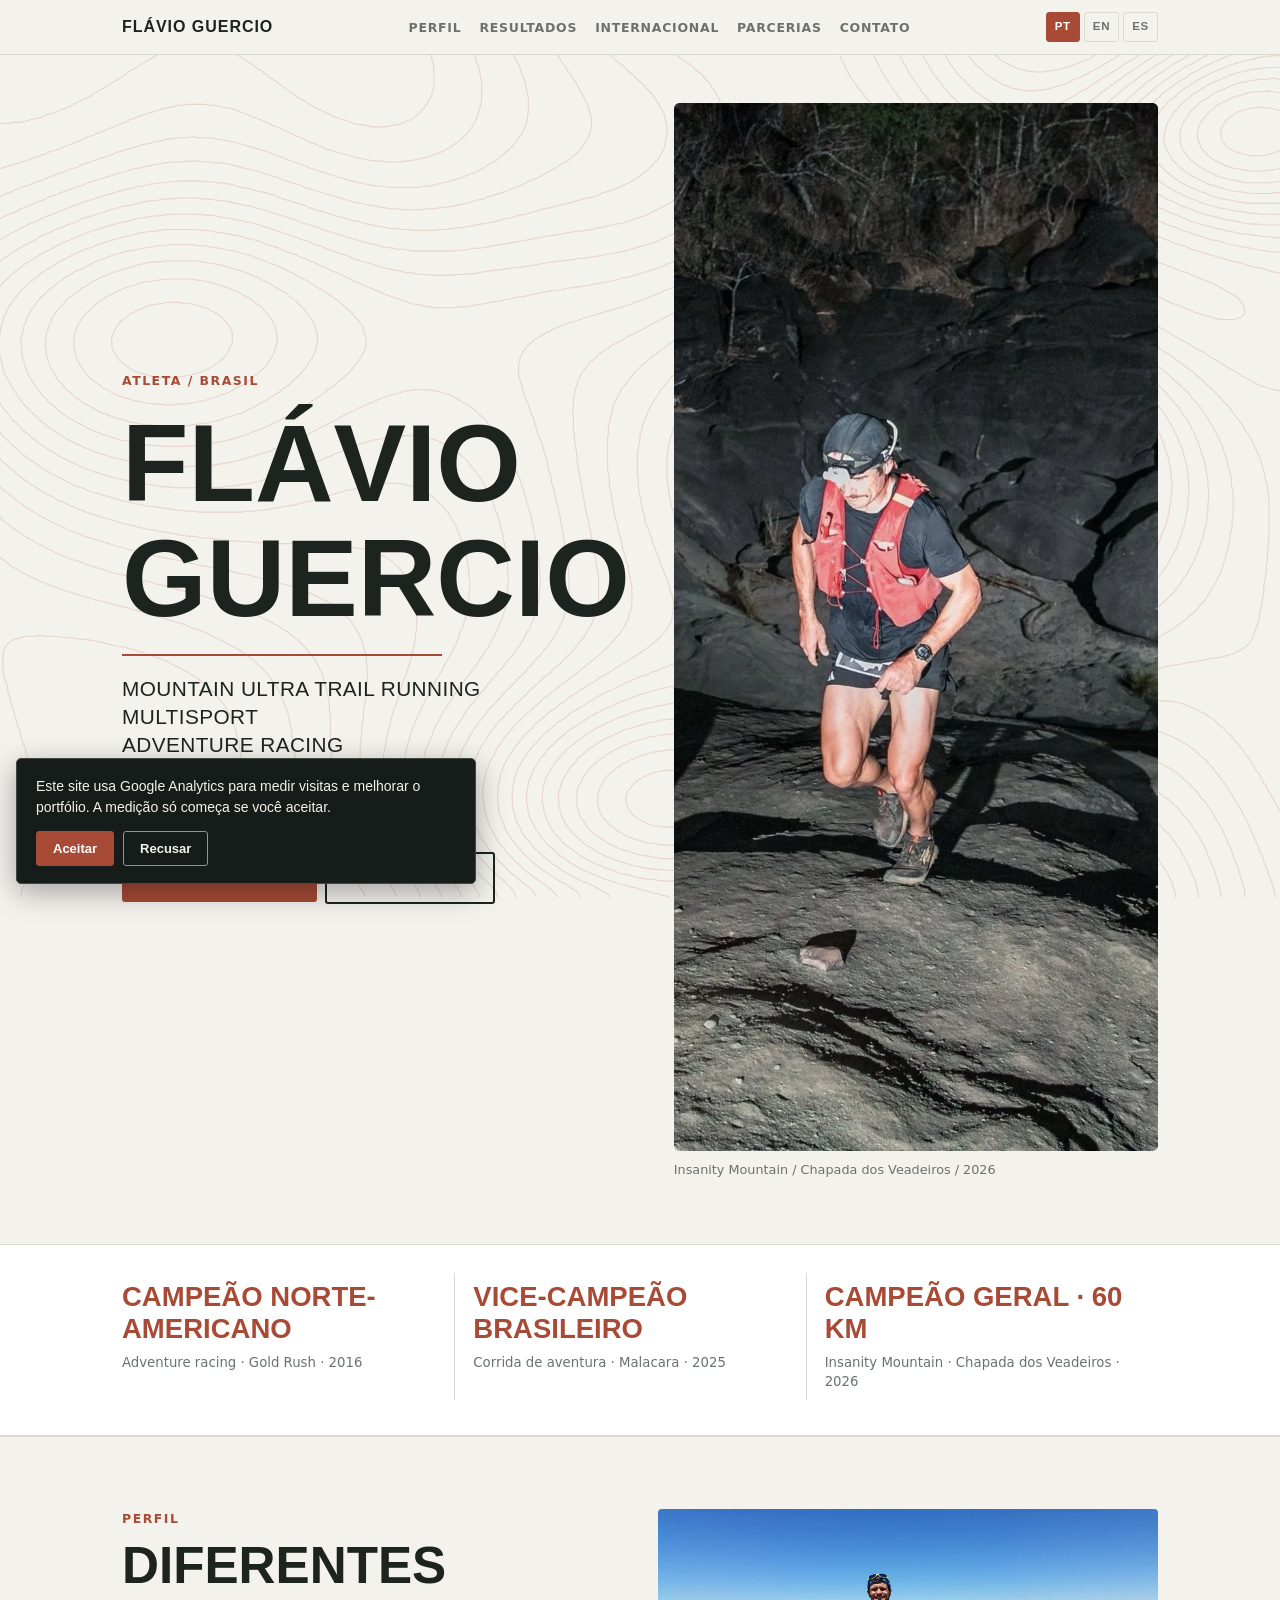
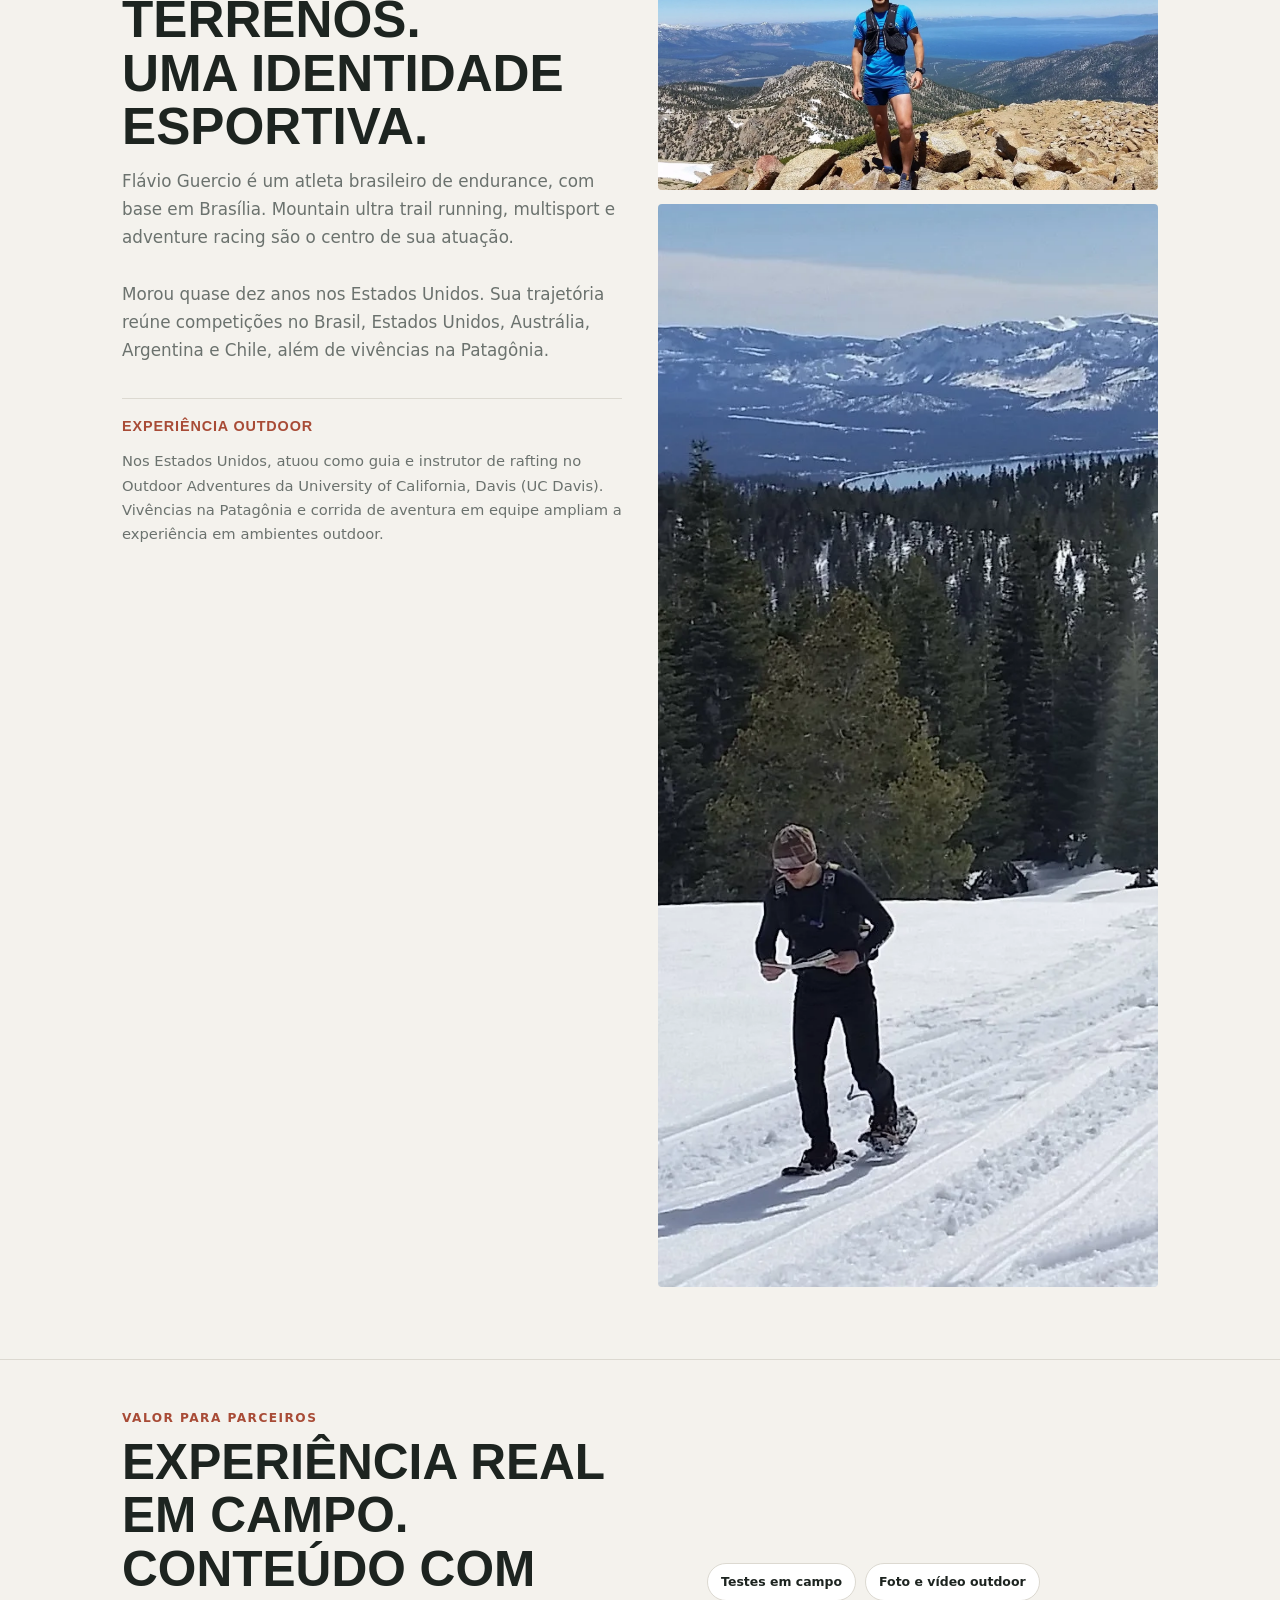
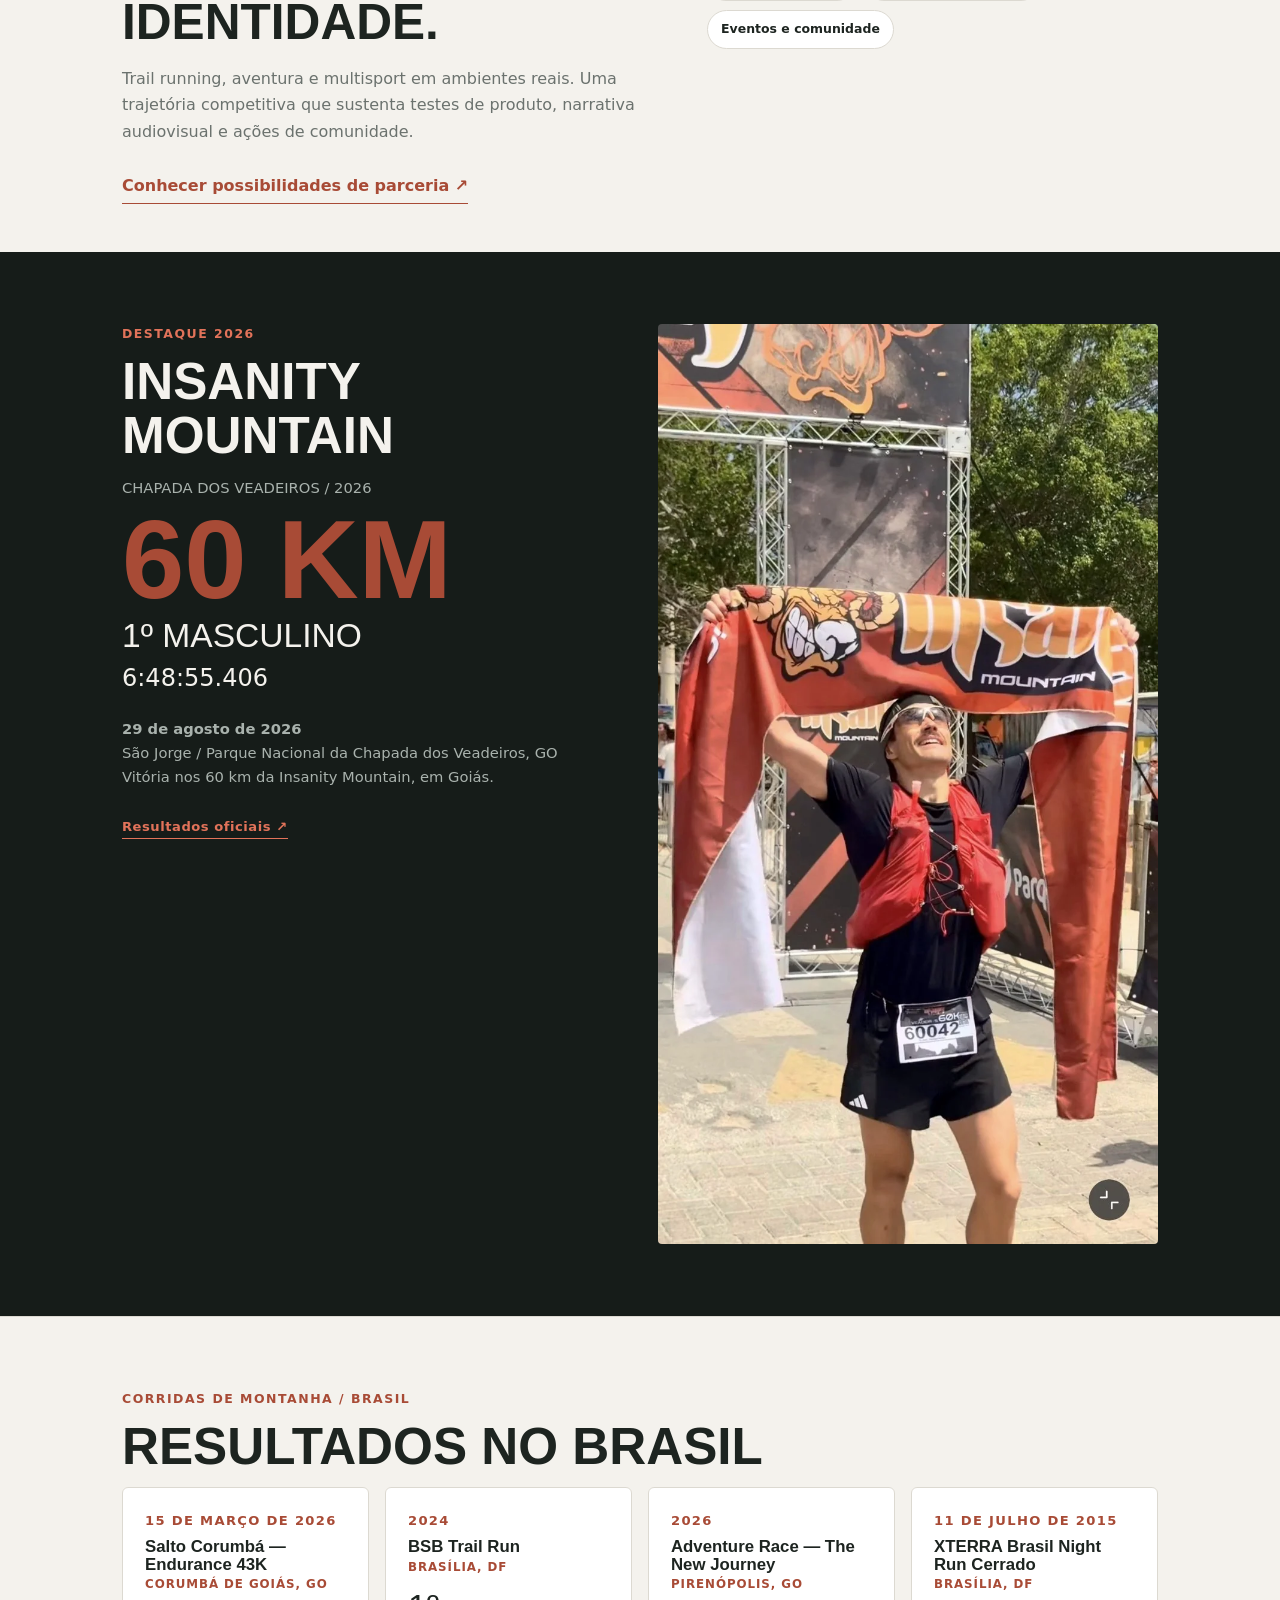
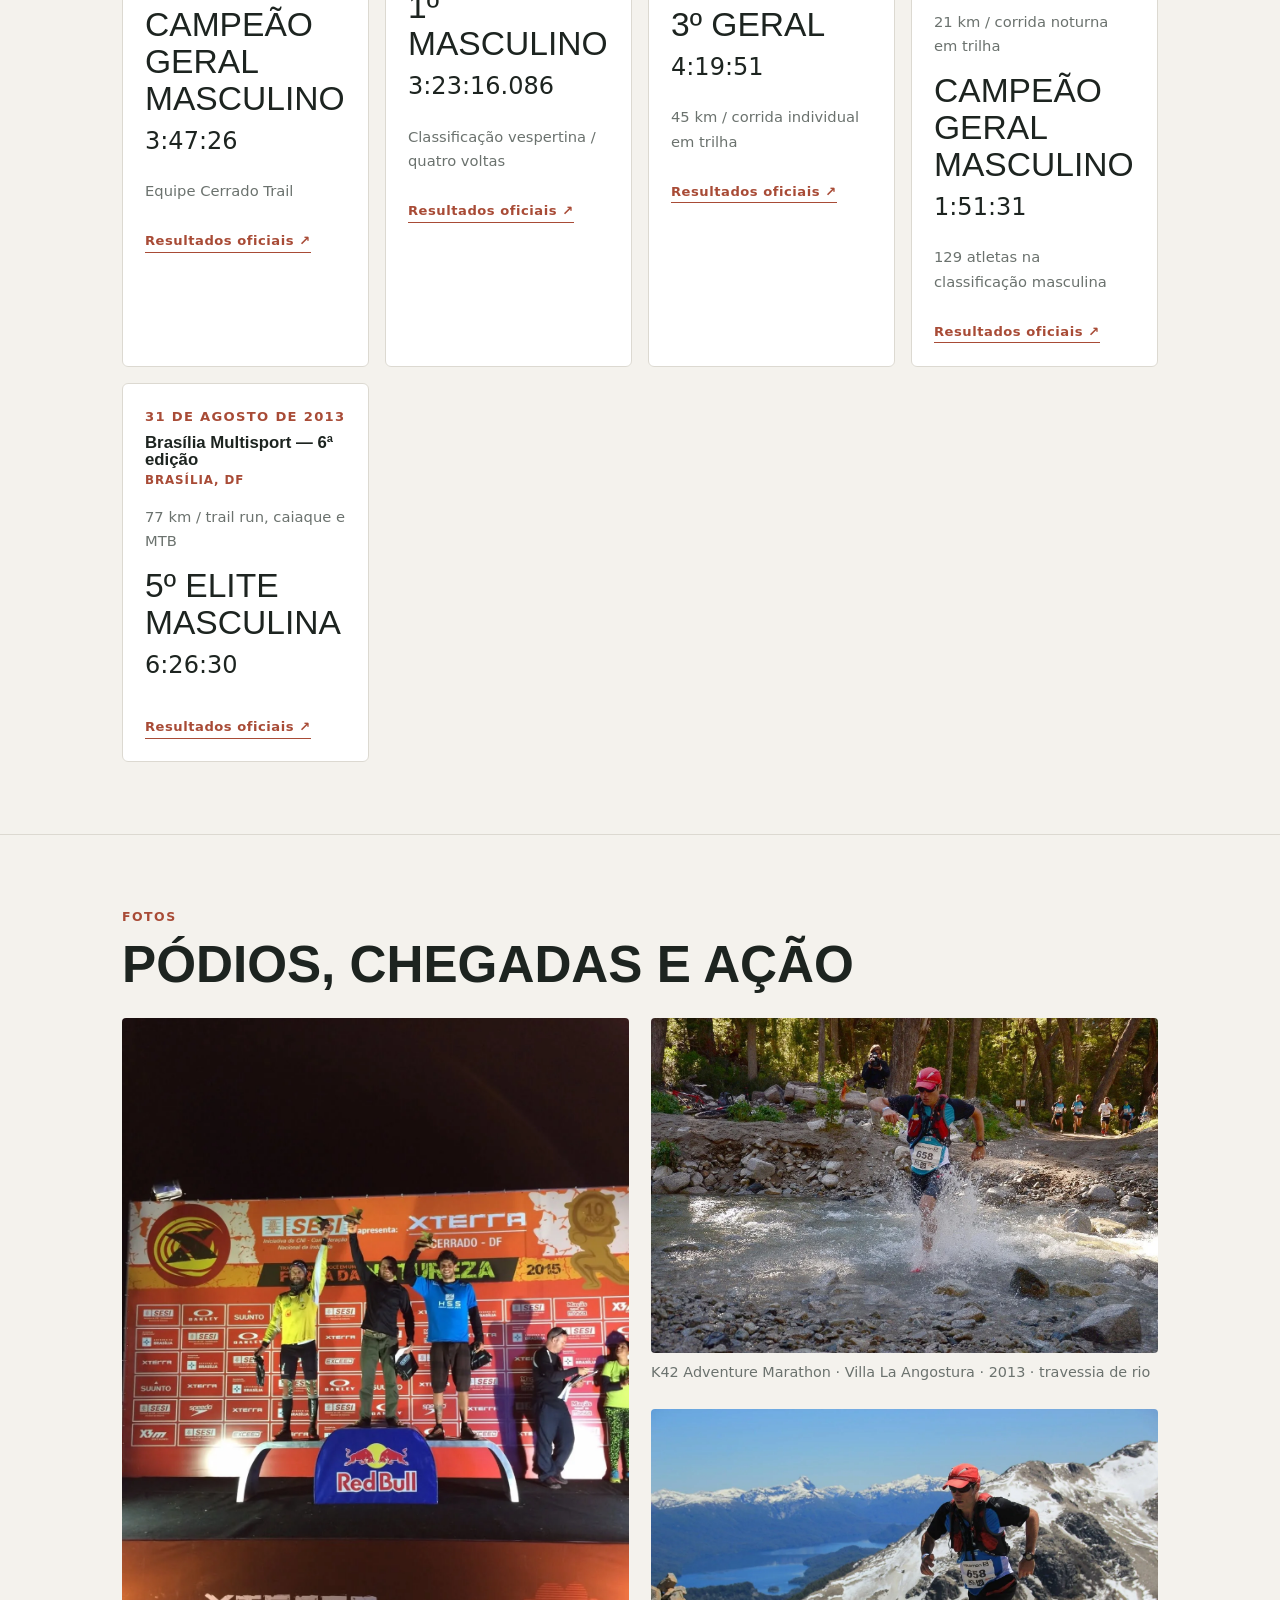
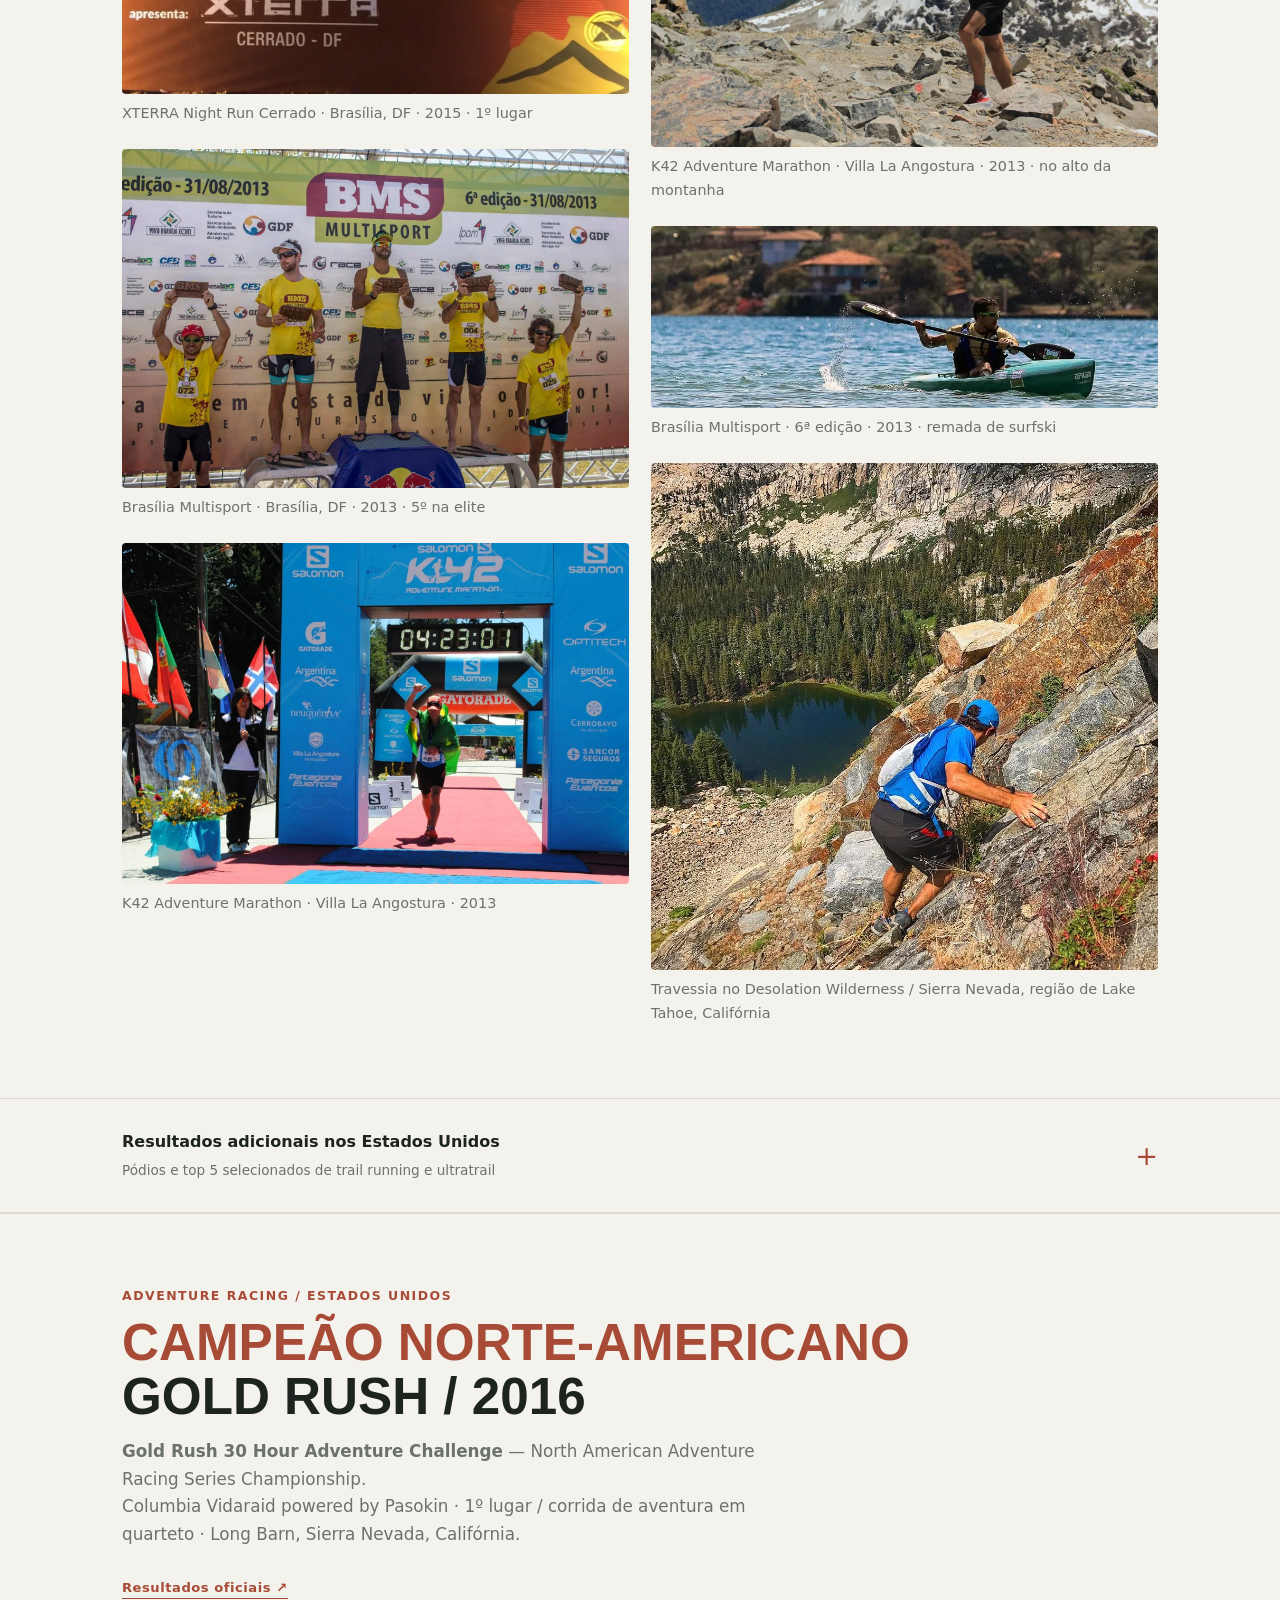
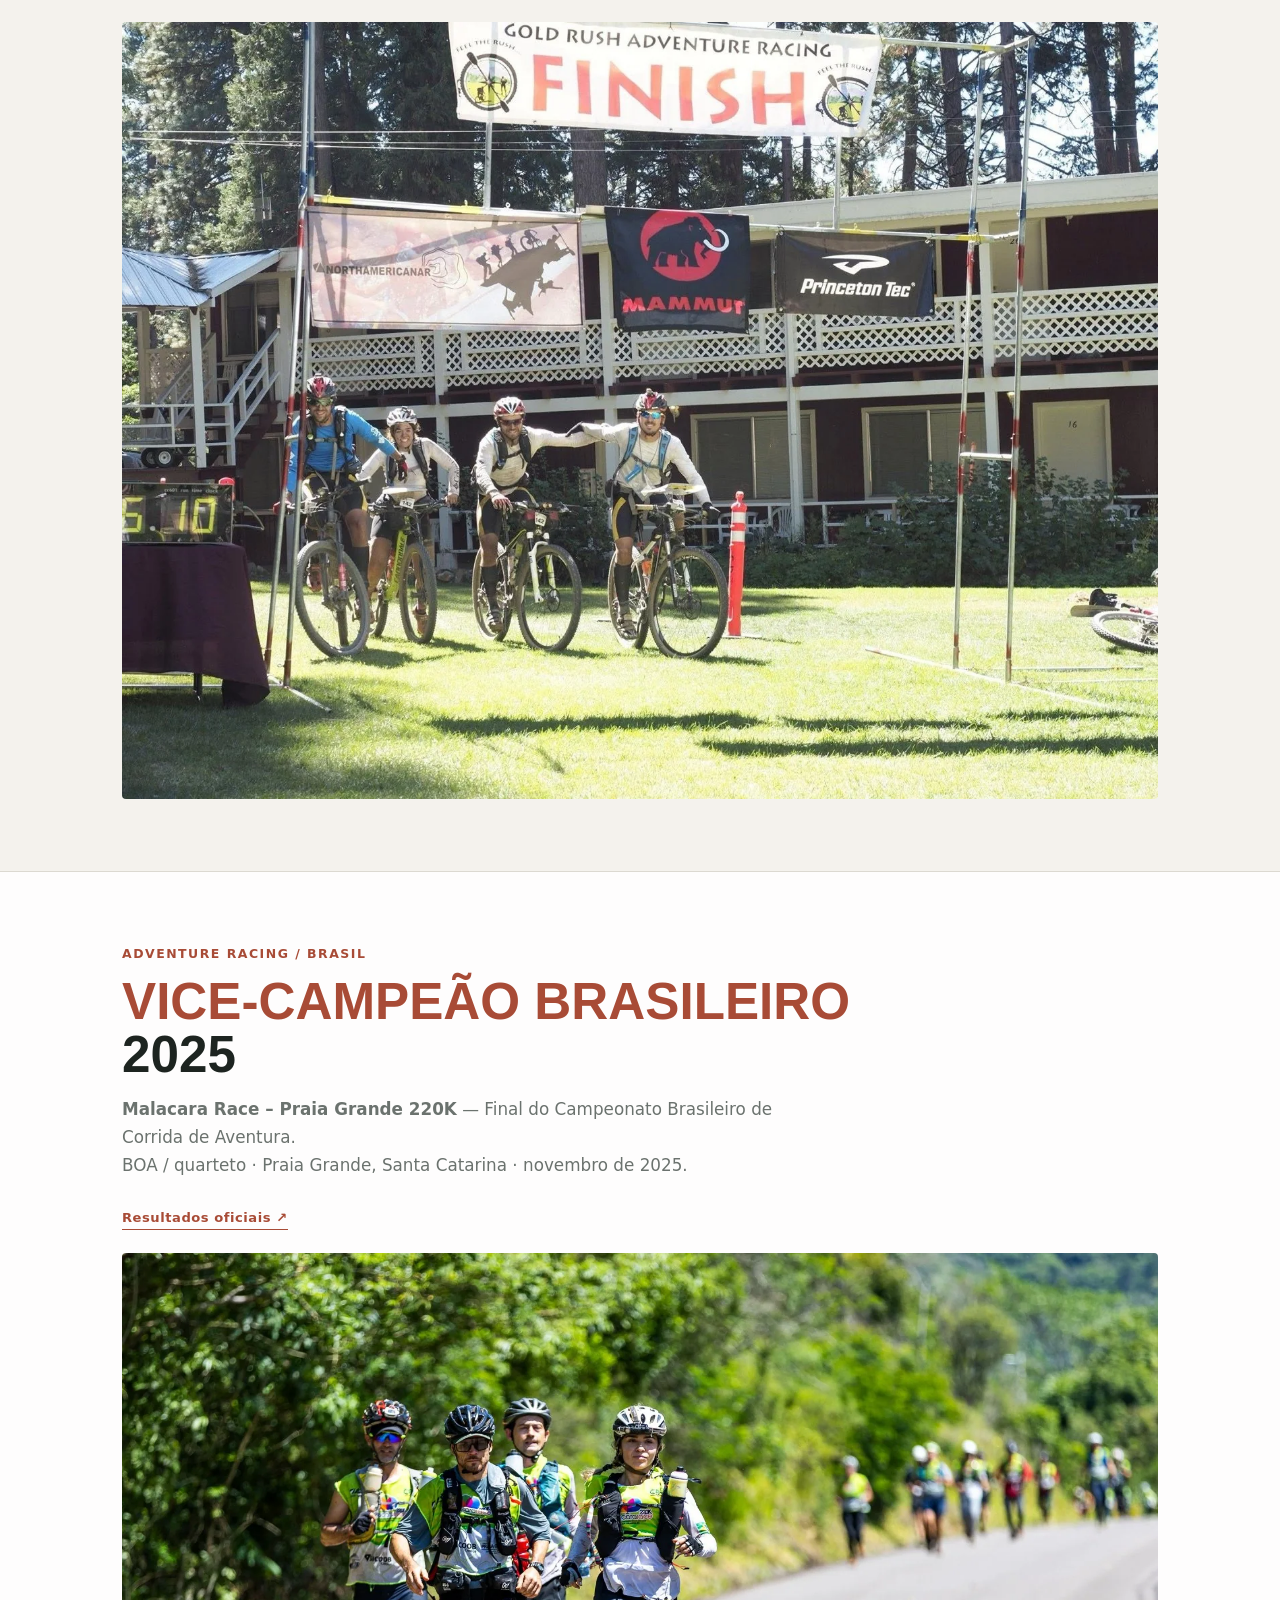
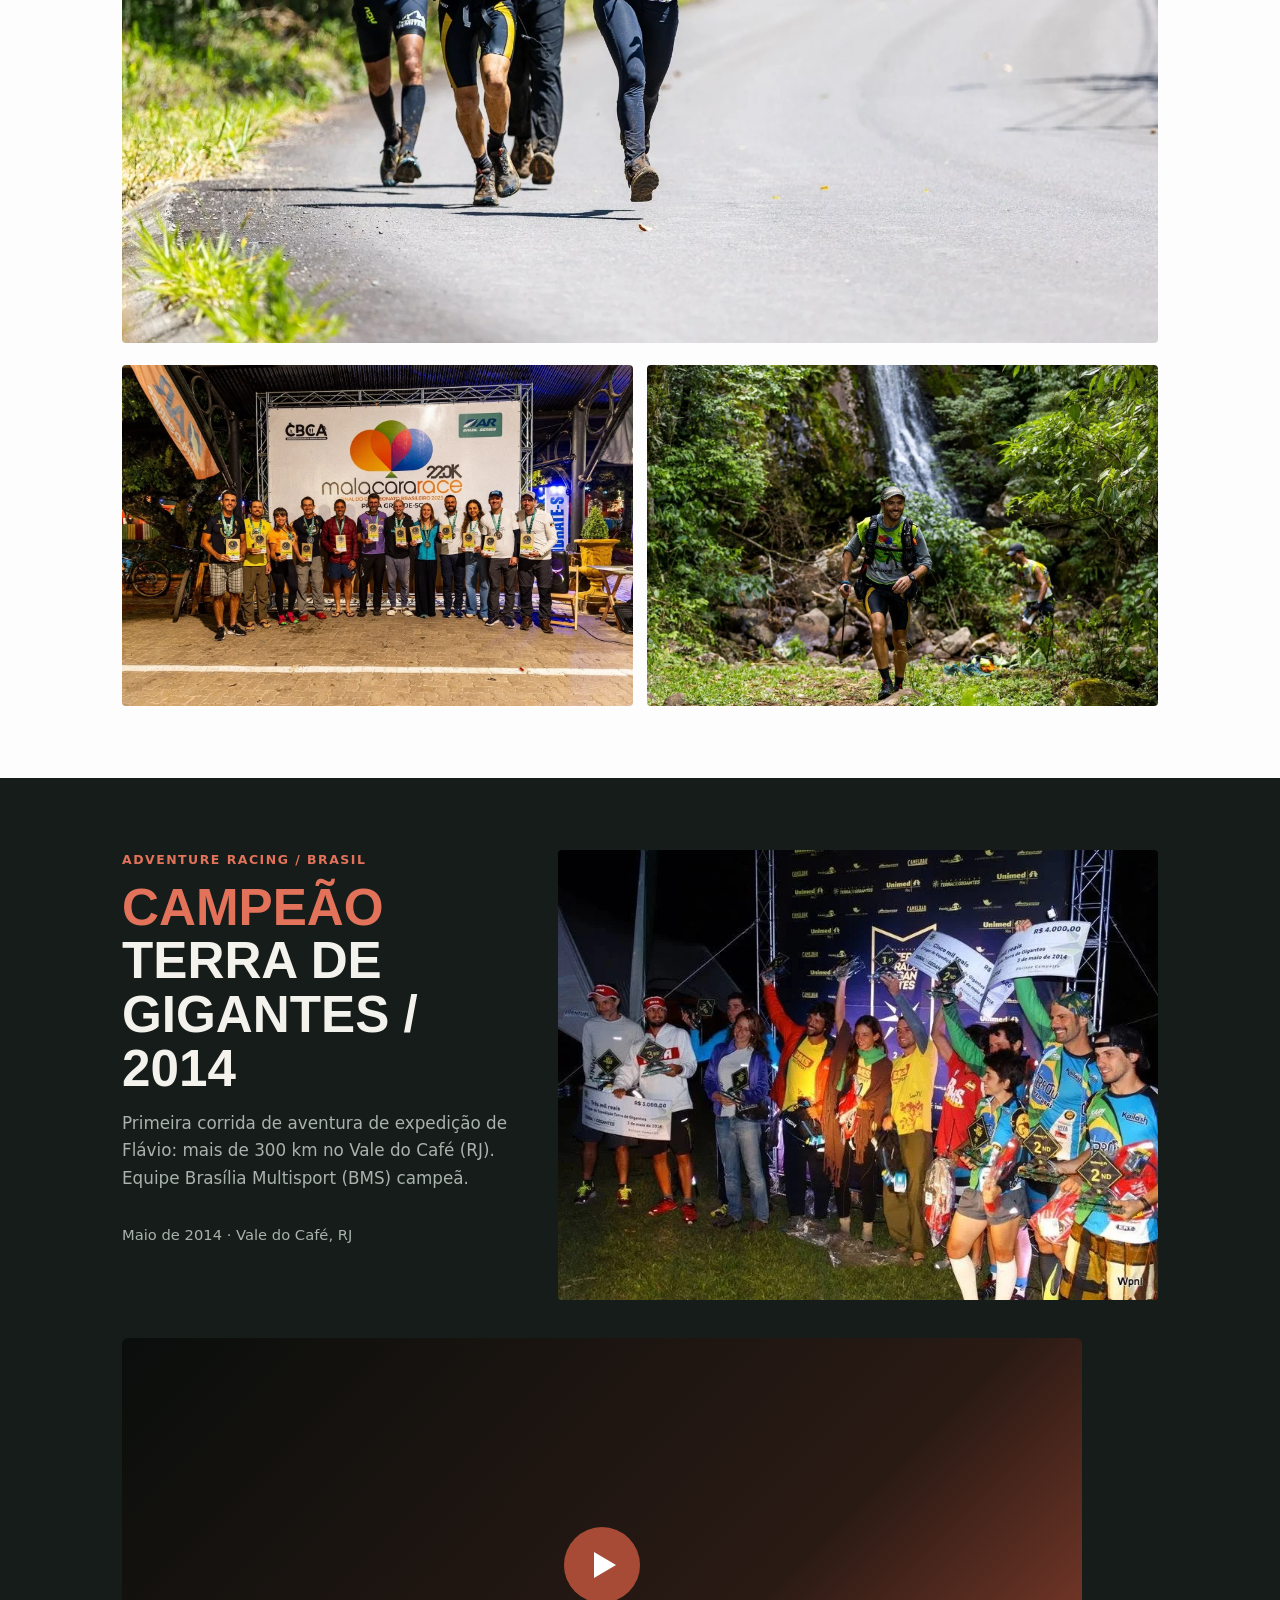
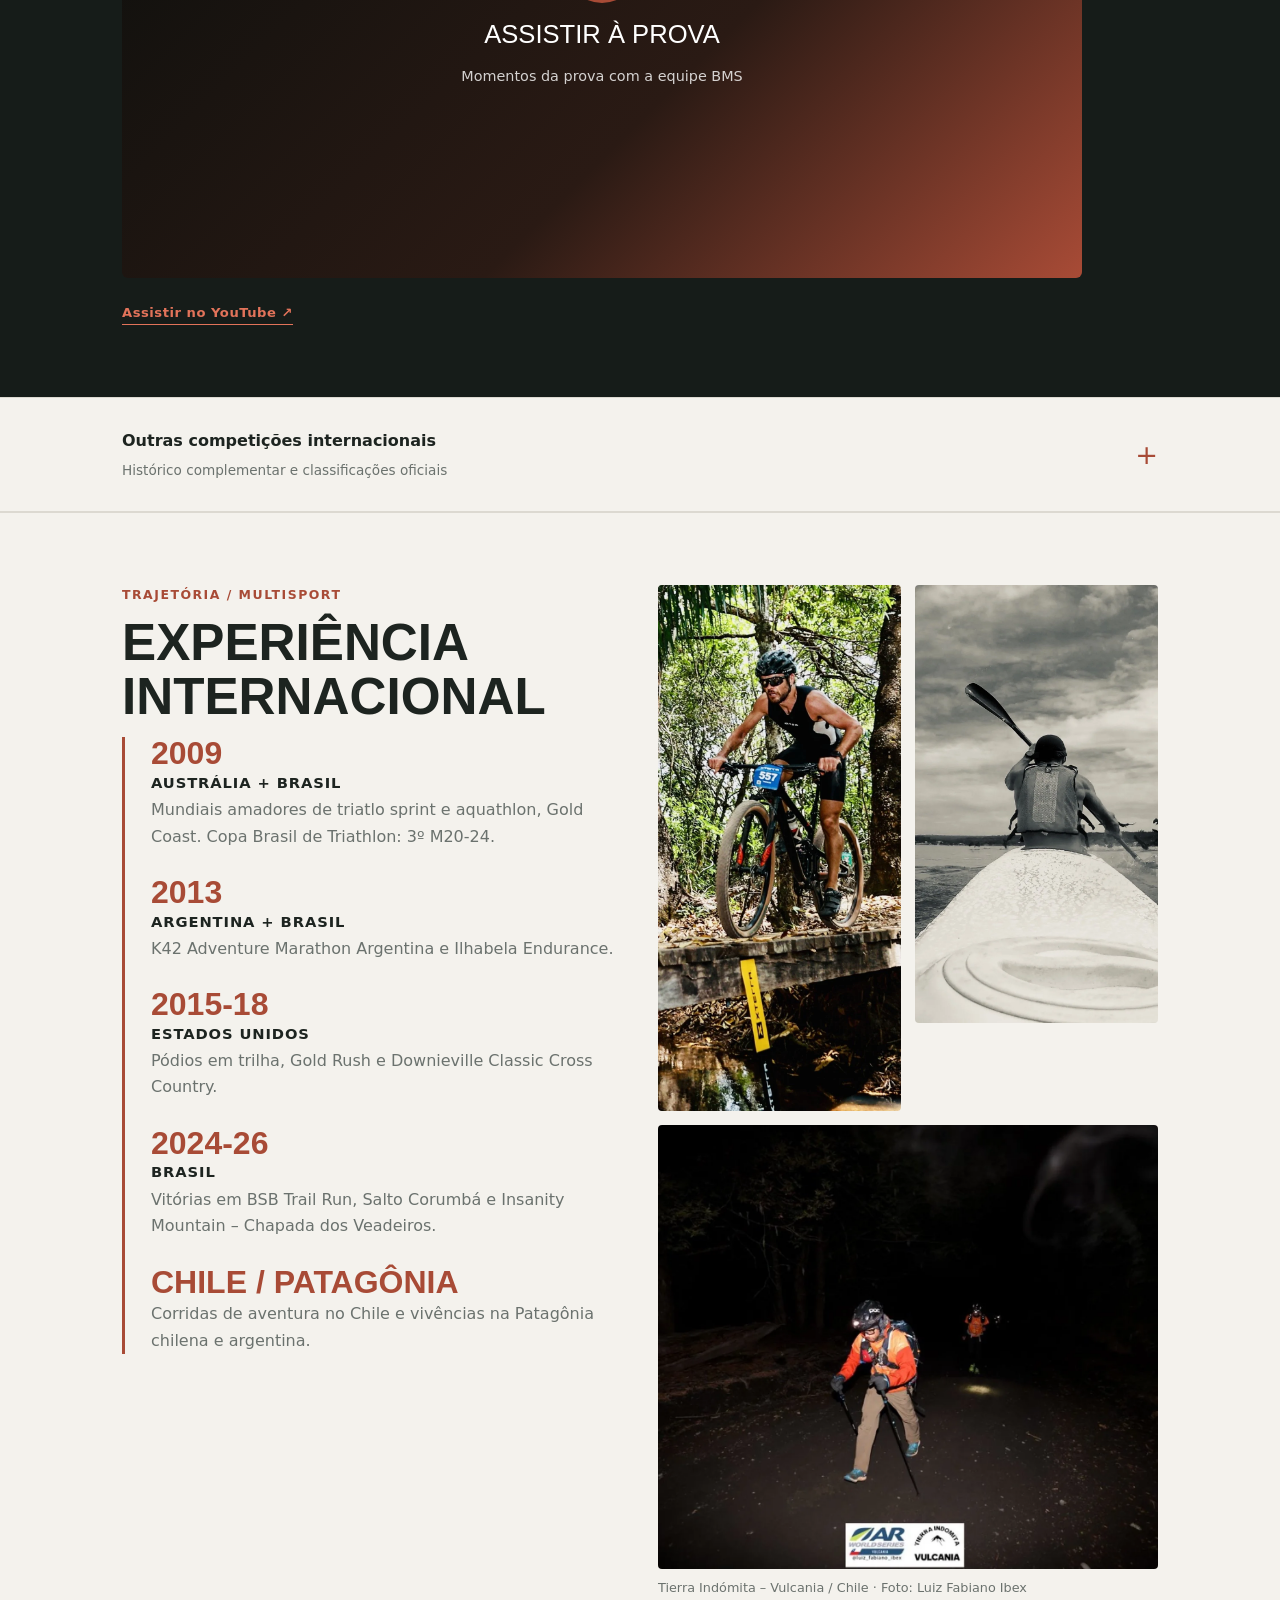
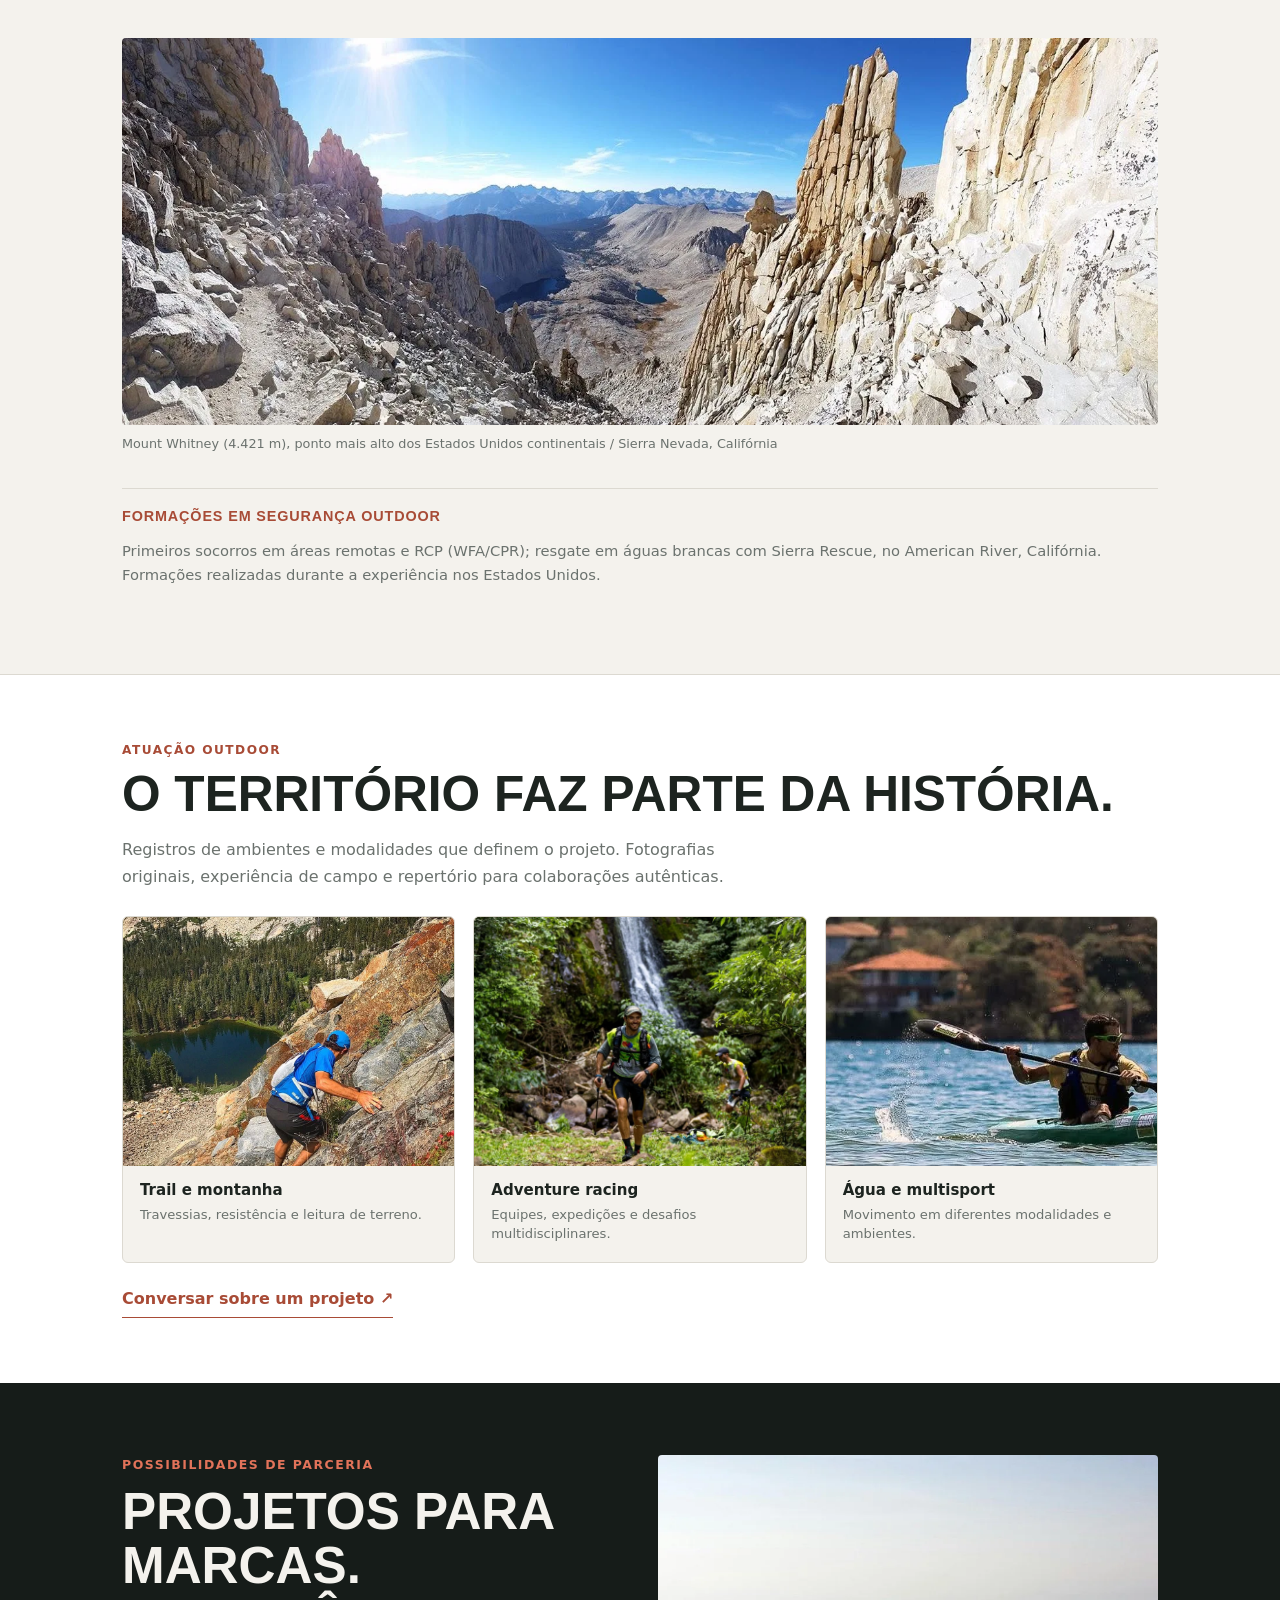
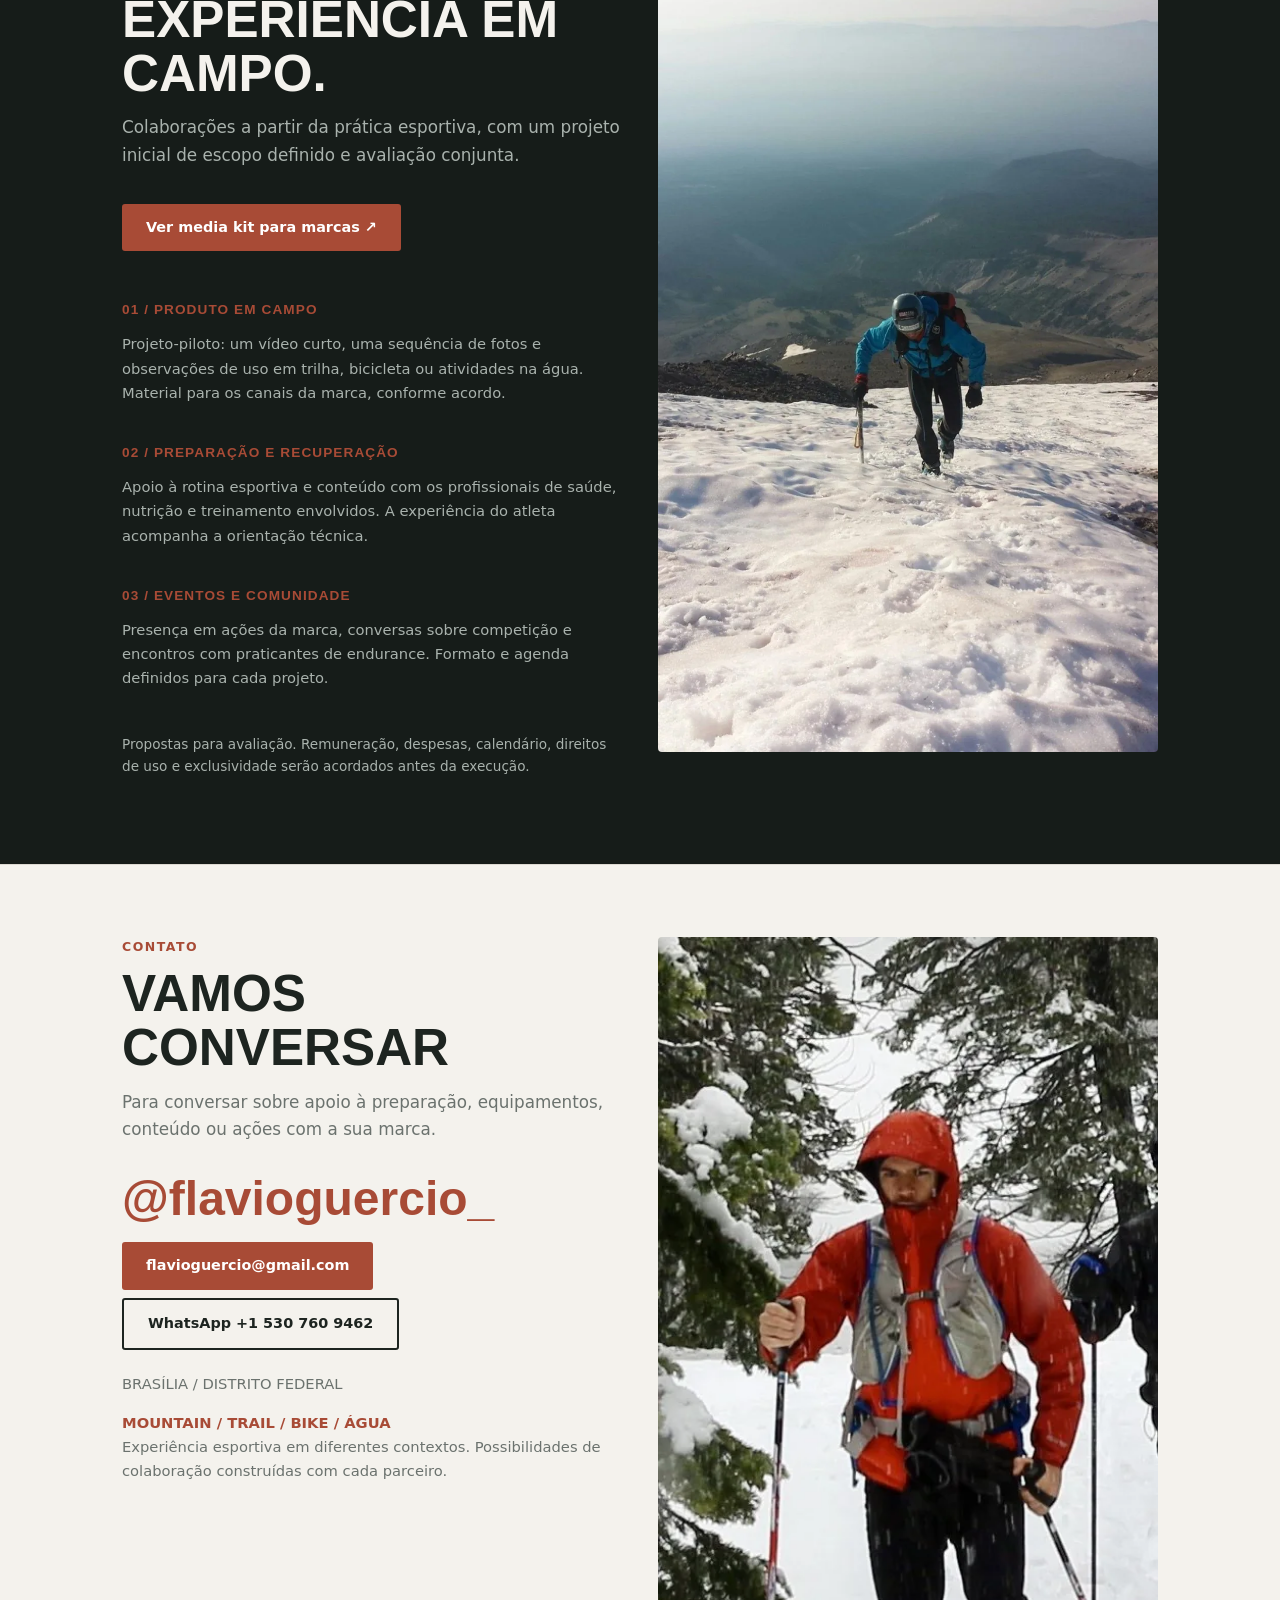
<file: index.html>
<!DOCTYPE html>

<html lang="pt-BR"><head>
<meta charset="utf-8"/>
<meta content="width=device-width, initial-scale=1, viewport-fit=cover" name="viewport"/>
<title>Flávio Guercio — Atleta de Endurance | Trail e Adventure Racing</title>

<style>
:root{--bg:#f4f2ed;--surface:#ffffff;--ink:#1d2420;--muted:#6b726e;--line:#dcd9d1;--accent:#a84b36;--dark:#161c19;--dark-ink:#f4f2ed;color-scheme:light;
box-sizing:border-box;padding-top:env(safe-area-inset-top,0px);padding-bottom:env(safe-area-inset-bottom,0px)}
@media (prefers-color-scheme:dark){:root:not([data-theme="light"]){--bg:#101512;--surface:#18201c;--ink:#f1eee8;--muted:#9aa39e;--line:#2a332e;--accent:#e2735a;--dark:#0a0e0c;--dark-ink:#f1eee8;color-scheme:dark}}
:root[data-theme="dark"]{--bg:#101512;--surface:#18201c;--ink:#f1eee8;--muted:#9aa39e;--line:#2a332e;--accent:#e2735a;--dark:#0a0e0c;--dark-ink:#f1eee8;color-scheme:dark}
html{scroll-behavior:smooth;scroll-padding-top:calc(env(safe-area-inset-top,0px) + 60px)}
*{box-sizing:border-box}
body{margin:0;background:var(--bg);color:var(--ink);font-family:Inter,system-ui,-apple-system,"Segoe UI",sans-serif;line-height:1.65}
body::before{content:"";position:fixed;inset:0 0 auto;height:env(safe-area-inset-top,0px);background:var(--bg);z-index:30}
h1,h2,h3,.big{font-family:Oswald,"Arial Narrow",Impact,sans-serif;text-transform:uppercase;line-height:1.05;margin:0;font-weight:600}
img{max-width:100%;height:auto;display:block;border-radius:4px}
a{color:inherit}
.wrap{max-width:1080px;margin:0 auto;padding:0 22px}
nav{position:sticky;top:env(safe-area-inset-top,0px);z-index:20;background:var(--bg);border-bottom:1px solid var(--line)}
nav .wrap{display:flex;justify-content:space-between;align-items:center;height:54px;gap:16px}
nav b{font-family:Oswald,sans-serif;letter-spacing:.06em;white-space:nowrap}
.lang{display:flex;gap:4px}.lang button{font:700 .72rem Inter,sans-serif;letter-spacing:.06em;background:transparent;color:var(--muted);border:1px solid var(--line);border-radius:3px;padding:5px 8px;cursor:pointer}.lang button.on{background:var(--accent);border-color:var(--accent);color:#fff}
nav ul{display:flex;gap:18px;list-style:none;margin:0;padding:0;overflow-x:auto}
nav a{text-decoration:none;font-size:.78rem;font-weight:600;letter-spacing:.06em;text-transform:uppercase;color:var(--muted);white-space:nowrap}
nav a:hover{color:var(--accent)}
.eyebrow{color:var(--accent);font-weight:700;font-size:.78rem;letter-spacing:.12em;text-transform:uppercase}
.hero{padding:48px 0 64px}
.hero .wrap{display:grid;grid-template-columns:1fr 1.05fr;gap:44px;align-items:center}
.hero img{width:100%}
.hero h1{font-size:clamp(3.6rem,10vw,6.8rem);margin:16px 0 18px}
.rule{width:100%;max-width:320px;height:2px;background:var(--accent);margin:0 0 22px}
.hero h3{font-size:1.3rem;font-weight:500;font-family:Inter,sans-serif;letter-spacing:.02em;margin-bottom:6px}
.hero p{color:var(--muted);margin:18px 0 26px}
.btn{display:inline-block;background:var(--accent);color:#fff;padding:12px 24px;border-radius:3px;font-weight:700;text-decoration:none;font-size:.9rem;margin:0 8px 8px 0}
.btn.o{background:transparent;color:var(--ink);border:2px solid var(--ink)}
.cap{color:var(--muted);font-size:.8rem;margin-top:8px}
section{padding:72px 0;border-top:1px solid var(--line)}
section h2{font-size:clamp(2rem,5vw,3.2rem);margin:10px 0 14px}
.lead{max-width:680px;color:var(--muted);font-size:1.05rem;margin:0 0 30px}
.two{display:grid;grid-template-columns:1fr 1fr;gap:36px;align-items:start}
.imgs{display:grid;gap:14px}
.big{font-size:clamp(4rem,12vw,7rem);color:var(--accent)}
.res{font-family:Oswald,sans-serif;font-size:2.1rem;text-transform:uppercase;line-height:1.1}
.time{font-size:1.5rem;font-weight:500;margin:4px 0 18px}
.meta{color:var(--muted);font-size:.92rem}
.grid{display:grid;grid-template-columns:repeat(auto-fit,minmax(240px,1fr));gap:16px}
.card{background:var(--surface);border:1px solid var(--line);border-radius:6px;padding:22px}
.card .yr{color:var(--accent);font-weight:700;font-size:.82rem;letter-spacing:.1em}
.card h3{font-family:Inter,sans-serif;text-transform:none;font-size:1.05rem;font-weight:700;margin:6px 0 2px}
.card .res{margin-top:12px}
.dark{background:var(--dark);color:var(--dark-ink);border:0}
.dark .lead,.dark .meta{color:#a9b2ad}
.dark .eyebrow{color:#e2735a}
.tl{border-left:3px solid var(--accent);padding-left:26px;display:grid;gap:26px}
.tl h3{font-size:2rem;color:var(--accent)}
.tl b{display:block;font-size:.92rem;letter-spacing:.06em}
.tl p{margin:2px 0 0;color:var(--muted)}
.row{display:grid;grid-template-columns:repeat(auto-fit,minmax(200px,1fr));gap:14px;margin-top:22px}
.row{align-items:start}.row img{width:100%}
.note{border-top:1px solid var(--line);margin-top:34px;padding-top:20px}
.note h3{font-family:Inter,sans-serif;font-size:.9rem;color:var(--accent);letter-spacing:.06em;margin-bottom:6px}
.num{display:grid;grid-template-columns:repeat(auto-fit,minmax(220px,1fr));gap:26px;margin:28px 0}
.num h3{font-family:Inter,sans-serif;font-size:.85rem;letter-spacing:.08em;color:var(--accent);margin-bottom:6px}
.topo{position:fixed;inset:0;width:100%;height:100%;z-index:-1;pointer-events:none;color:var(--accent);opacity:.17}
.rl{display:inline-block;margin-top:12px;font-size:.82rem;font-weight:700;color:var(--accent);text-decoration:none;letter-spacing:.04em;border-bottom:1px solid currentColor}.dark .rl{color:#e2735a}
.also{border-top:1px solid var(--line)}.also .r{display:grid;grid-template-columns:90px 1.6fr 1.2fr auto;gap:18px;align-items:center;padding:20px 0;border-bottom:1px solid var(--line)}.also .yr{color:var(--accent);font-weight:700;letter-spacing:.1em;font-size:.85rem}.also h3{font-family:Inter,sans-serif;text-transform:none;font-size:1.05rem;font-weight:700;margin:0 0 2px}.also .res2{font-family:Oswald,sans-serif;font-size:1.5rem;text-transform:uppercase;line-height:1.1}.also .rl{margin:0}@media (max-width:760px){.also .r{grid-template-columns:1fr;gap:6px}}
.card .loc{font-size:.74rem;font-weight:700;letter-spacing:.08em;text-transform:uppercase;color:var(--accent);margin:0 0 6px}
.gal{column-count:2;column-gap:22px}.gal figure{margin:0 0 24px;break-inside:avoid}.gal img{width:100%}.gal figcaption{font-size:.9rem;color:var(--muted);margin-top:8px}.zoom{cursor:zoom-in}.two.wide{grid-template-columns:1fr 1.5fr}#lb{position:fixed;inset:0;background:rgba(0,0,0,.93);display:none;align-items:center;justify-content:center;z-index:50;padding:16px;cursor:zoom-out}#lb.on{display:flex}#lb img{max-width:100%;max-height:100%;object-fit:contain}@media (max-width:760px){.gal{column-count:1}.two.wide{grid-template-columns:1fr}}
.vid{position:relative;aspect-ratio:16/9;border-radius:6px;overflow:hidden;background:linear-gradient(135deg,#0a0e0c,#2a1a14 60%,#a84b36);cursor:pointer;display:flex;align-items:center;justify-content:center;flex-direction:column;gap:10px;color:#fff;text-align:center;padding:20px;max-width:960px;margin:0 auto 0 0}.vid .pl{width:76px;height:76px;border-radius:50%;background:var(--accent);display:flex;align-items:center;justify-content:center}.vid .pl::after{content:"";border-left:22px solid #fff;border-top:13px solid transparent;border-bottom:13px solid transparent;margin-left:6px}.vid .vl{font-family:Oswald,sans-serif;font-size:1.6rem;text-transform:uppercase}.vid .vs{opacity:.8;font-size:.9rem}.vid.on{padding:0;display:block;cursor:default}.vid iframe{position:absolute;inset:0;width:100%;height:100%;border:0}
footer{padding:26px 0;color:var(--muted);font-size:.8rem;border-top:1px solid var(--line)}
footer .wrap{display:flex;justify-content:space-between;flex-wrap:wrap;gap:8px}
@media (max-width:760px){.hero .wrap,.two{grid-template-columns:1fr}}
</style><!-- Outdoor v2: SEO, social sharing, performance. Add before </head>. -->














<meta content="Atleta brasileiro de mountain ultra trail, multisport e corrida de aventura. Resultados oficiais, experiência internacional e projetos para marcas outdoor." name="description"/><meta content="index,follow,max-image-preview:large" name="robots"/><meta content="#161c19" name="theme-color"/><meta content="profile" property="og:type"/><meta content="Flávio Guercio · Endurance" property="og:site_name"/><meta content="Flávio Guercio — Atleta de Endurance | Trail e Adventure Racing" property="og:title"/><meta content="Atleta brasileiro de mountain ultra trail, multisport e corrida de aventura. Resultados oficiais, experiência internacional e projetos para marcas outdoor." property="og:description"/><meta content="https://guercio.github.io/flavioguercio/" property="og:url"/><meta content="https://guercio.github.io/flavioguercio/social-preview.jpg" property="og:image"/><meta content="1200" property="og:image:width"/><meta content="630" property="og:image:height"/><meta content="Flávio Guercio correndo à noite na Chapada dos Veadeiros" property="og:image:alt"/><meta content="pt_BR" property="og:locale"/><meta content="summary_large_image" name="twitter:card"/><meta content="Flávio Guercio — Atleta de Endurance | Trail e Adventure Racing" name="twitter:title"/><meta content="Atleta brasileiro de mountain ultra trail, multisport e corrida de aventura. Resultados oficiais, experiência internacional e projetos para marcas outdoor." name="twitter:description"/><meta content="https://guercio.github.io/flavioguercio/social-preview.jpg" name="twitter:image"/><link href="https://guercio.github.io/flavioguercio/" rel="canonical"/><link href="https://guercio.github.io/flavioguercio/" hreflang="pt-BR" rel="alternate"/><link href="https://guercio.github.io/flavioguercio/en/" hreflang="en" rel="alternate"/><link href="https://guercio.github.io/flavioguercio/es/" hreflang="es" rel="alternate"/><link href="https://guercio.github.io/flavioguercio/" hreflang="x-default" rel="alternate"/><link href="favicon.svg" rel="icon" type="image/svg+xml"/><link href="outdoor-v2.css" rel="stylesheet"/><script type="application/ld+json">{"@context":"https://schema.org","@type":"Person","name":"Flávio Guercio","url":"https://guercio.github.io/flavioguercio/","description":"Brazilian endurance athlete in mountain ultra trail running, multisport and adventure racing.","homeLocation":{"@type":"Place","name":"Brasília, Distrito Federal, Brazil"},"sameAs":["https://www.instagram.com/flavioguercio_/"],"knowsAbout":["Trail running","Adventure racing","Multisport","Outdoor endurance sports"]}</script><script>(function(){try{var saved=localStorage.getItem('lang');var lang=(saved||navigator.language||'pt').slice(0,2).toLowerCase();if(lang==='en'||lang==='es'){var p=location.pathname; if(p==='/flavioguercio/'||p==='/flavioguercio/index.html'){location.replace('/flavioguercio/'+lang+'/'+location.search+location.hash)}}}catch(e){}})();</script></head>
<body>
<svg aria-hidden="true" class="topo" preserveaspectratio="xMidYMid slice" viewbox="0 0 1600 1000"><path d="M1366 997L1364 990L1363 987L1360 982L1357 978L1353 974L1350 970L1347 967L1343 965L1340 963L1336 960L1330 957L1327 956L1320 954L1314 953L1310 953L1303 953L1300 953L1293 955L1287 956L1283 958L1278 960L1273 962L1270 964L1266 967L1262 970L1258 973L1254 977L1251 980L1248 983L1246 987L1243 991L1242 997M1222 0L1223 7L1224 10L1227 16L1230 20L1233 23L1237 26L1240 28L1243 30L1250 33L1253 34L1260 35L1267 35L1273 34L1279 33L1283 32L1290 31L1293 29L1300 27L1303 25L1307 23L1313 20L1317 18L1320 16L1323 13L1327 10L1330 7L1333 0M1395 997L1394 990L1393 987L1391 980L1389 977L1387 972L1384 967L1381 963L1379 960L1377 956L1373 952L1370 948L1367 945L1363 942L1360 939L1357 937L1352 933L1347 930L1343 929L1338 927L1333 925L1327 924L1323 923L1317 922L1310 922L1303 923L1300 924L1293 925L1288 927L1283 928L1279 930L1273 933L1270 934L1266 937L1261 940L1257 943L1253 945L1250 948L1247 951L1243 954L1240 957L1237 961L1233 964L1230 968L1227 973L1224 977L1222 980L1220 983L1217 990L1216 993M1191 0L1192 7L1193 13L1194 17L1196 23L1198 27L1200 30L1203 35L1207 39L1210 42L1213 45L1217 48L1220 50L1226 53L1230 55L1236 57L1240 58L1247 59L1253 59L1260 59L1267 58L1273 57L1277 56L1283 54L1287 53L1293 50L1297 49L1302 47L1307 45L1310 43L1316 40L1320 38L1323 36L1327 33L1333 30L1337 27L1340 25L1343 22L1347 20L1351 17L1354 13L1358 10L1360 7L1363 0M1421 997L1420 991L1419 987L1417 980L1416 977L1413 970L1412 967L1410 963L1407 957L1405 953L1403 950L1400 944L1397 940L1395 937L1392 933L1390 930L1387 926L1383 923L1380 919L1377 916L1373 913L1369 910L1364 907L1360 905L1357 903L1350 900L1347 899L1340 897L1337 896L1330 895L1323 894L1317 894L1310 895L1303 896L1299 897L1293 898L1288 900L1283 902L1279 903L1273 906L1270 908L1266 910L1261 913L1257 916L1253 918L1250 921L1247 923L1243 927L1239 930L1235 933L1232 937L1228 940L1225 943L1222 947L1219 950L1217 953L1213 958L1210 962L1207 967L1205 970L1203 973L1200 979L1198 983L1196 987L1194 993M1166 0L1167 5L1167 10L1168 17L1170 23L1171 27L1173 32L1175 37L1177 40L1180 45L1183 49L1186 53L1190 57L1193 60L1197 63L1200 66L1203 68L1207 70L1213 73L1217 75L1222 77L1227 78L1233 79L1240 80L1247 80L1253 79L1260 78L1267 77L1270 76L1277 74L1280 73L1287 70L1290 69L1295 67L1300 65L1303 63L1309 60L1313 58L1317 56L1322 53L1327 50L1330 48L1333 46L1338 43L1343 40L1347 38L1350 36L1353 33L1358 30L1363 27L1367 24L1370 21L1373 18L1377 15L1380 12L1383 8L1386 3L1387 0M1446 997L1445 990L1443 983L1442 980L1440 973L1439 970L1437 963L1435 960L1433 955L1431 950L1430 947L1427 940L1425 937L1423 933L1420 928L1417 923L1415 920L1413 917L1410 913L1407 909L1403 905L1400 901L1397 897L1393 894L1390 891L1387 888L1383 886L1380 883L1375 880L1370 877L1367 876L1361 873L1357 872L1352 870L1347 869L1340 868L1333 867L1327 867L1320 867L1313 868L1307 869L1302 870L1297 872L1291 873L1287 875L1283 877L1277 879L1273 881L1269 883L1263 887L1260 889L1257 891L1253 893L1248 897L1244 900L1240 903L1237 906L1233 909L1230 912L1227 915L1223 919L1220 922L1217 926L1213 929L1210 933L1207 937L1205 940L1202 943L1200 947L1197 951L1193 956L1191 960L1189 963L1187 967L1183 973L1181 977L1180 980L1177 987L1176 990L1175 997M106 0L104 7L103 10L100 17L99 20L97 24L93 30L92 33L90 37L87 42L84 47L83 50L80 55L77 60L76 63L73 68L71 73L69 77L67 83L65 87L63 92L62 97L60 103L60 107L60 113L60 117L62 123L64 127L68 130L73 133L77 134L83 136L89 137L93 137L100 137L103 136L110 136L117 135L123 133L127 132L133 131L137 129L143 127L147 126L153 124L157 122L162 120L167 118L170 116L176 113L180 111L183 110L189 107L193 104L197 102L200 100L206 97L210 94L213 92L217 90L222 87L227 84L230 81L233 79L237 77L243 73L247 71L250 69L254 67L260 63L263 61L267 60L273 57L277 55L281 53L287 52L293 50L297 49L303 49L310 48L317 49L323 50L327 51L333 53L337 54L343 57L347 58L350 60L356 63L360 66L363 68L367 70L371 73L376 77L380 79L383 82L387 84L390 87L395 90L399 93L403 96L407 99L410 101L413 103L418 107L423 110L427 112L430 114L435 117L440 120L443 122L447 123L453 126L457 128L461 130L467 132L470 133L477 135L481 137L487 138L493 139L498 140L503 141L510 141L517 141L522 140L527 139L533 138L537 136L543 134L547 132L550 130L554 127L557 123L560 120L563 116L566 110L568 107L570 100L571 97L571 90L571 83L571 77L570 70L569 67L568 60L567 55L565 50L563 45L561 40L560 37L557 30L555 27L553 23L550 17L549 13L547 8L545 3M1144 0L1144 7L1145 13L1146 20L1147 24L1148 30L1150 35L1152 40L1154 43L1157 49L1159 53L1161 57L1163 60L1167 64L1170 68L1173 72L1177 75L1180 78L1183 81L1187 84L1191 87L1196 90L1200 92L1203 94L1210 96L1213 98L1220 99L1224 100L1230 101L1237 101L1243 100L1247 100L1253 99L1260 97L1263 96L1270 94L1273 93L1279 90L1283 88L1287 87L1293 84L1297 82L1300 80L1306 77L1310 75L1313 73L1318 70L1323 67L1327 65L1330 63L1335 60L1340 57L1343 55L1347 53L1351 50L1356 47L1360 44L1363 42L1367 39L1371 37L1375 33L1380 30L1383 28L1387 25L1390 22L1393 20L1397 17L1401 13L1404 10L1407 7L1410 0M0 678L7 678L11 677L17 674L20 673L24 670L27 666L30 660L30 657L30 650L30 644L29 640L28 633L27 627L26 623L24 617L23 613L20 607L19 603L17 597L15 593L13 588L11 583L9 580L7 576L3 572L0 570M429 997L427 992L423 988L420 985L417 983L413 980L409 977L404 973L400 970L397 967L393 964L390 961L387 957L384 953L381 950L379 947L377 943L373 937L372 933L370 929L368 923L367 919L365 913L364 907L363 903L362 897L361 890L360 883L360 878L360 873L359 867L359 860L358 853L357 847L357 840L356 837L355 830L354 823L353 820L351 813L350 809L348 803L347 800L344 793L342 790L340 787L337 782L333 778L330 773L327 770L324 767L320 763L317 760L313 758L310 755L307 753L302 750L297 747L293 745L290 743L284 740L280 738L277 736L270 733L267 732L261 730L257 728L251 727L247 725L241 723L237 722L230 720L227 719L220 718L215 717L210 716L203 714L198 713L193 712L187 711L180 710L177 710L170 709L163 708L157 708L150 707L143 707L140 707L133 706L127 707L123 707L117 707L110 709L106 710L100 713L97 716L94 720L93 723L92 730L92 737L92 743L93 749L94 753L96 760L97 763L98 770L100 776L101 780L103 787L104 790L106 797L107 800L109 807L110 810L112 817L113 821L115 827L117 832L118 837L120 843L121 847L122 853L123 858L124 863L126 870L127 875L128 880L128 887L129 893L130 900L130 903L130 910L130 917L130 922L130 927L129 933L128 940L127 947L126 950L125 957L123 961L121 967L120 971L118 977L117 980L114 987L113 990L112 997M1472 997L1472 990L1470 983L1469 980L1467 973L1466 970L1464 963L1463 960L1460 953L1459 950L1457 944L1455 940L1453 936L1451 930L1449 927L1447 922L1444 917L1442 913L1440 910L1437 904L1434 900L1432 897L1429 893L1427 890L1423 886L1420 881L1417 878L1413 874L1410 871L1407 868L1403 865L1400 862L1397 859L1393 857L1388 853L1383 851L1380 849L1375 847L1370 845L1366 843L1360 842L1353 840L1350 840L1343 839L1337 839L1330 839L1323 840L1320 840L1313 841L1307 843L1303 844L1297 846L1293 847L1287 850L1283 852L1280 853L1273 856L1270 858L1267 860L1262 863L1257 866L1253 869L1250 871L1247 874L1243 877L1238 880L1234 883L1231 887L1227 890L1223 893L1220 897L1217 900L1214 903L1210 907L1207 910L1205 913L1202 917L1199 920L1196 923L1193 927L1190 932L1187 937L1184 940L1182 943L1180 947L1177 952L1174 957L1172 960L1170 964L1167 970L1165 973L1163 977L1161 983L1159 987L1158 993M42 0L40 7L39 10L37 14L33 19L30 23L27 27L25 30L22 33L19 37L16 40L12 43L8 47L3 49M1122 0L1122 7L1123 13L1123 19L1124 23L1126 30L1127 34L1129 40L1130 43L1133 50L1134 53L1137 58L1140 63L1142 67L1144 70L1147 74L1150 78L1153 82L1157 86L1160 89L1163 93L1167 96L1170 99L1173 102L1177 104L1180 107L1185 110L1190 113L1193 115L1197 117L1203 120L1207 121L1213 123L1217 124L1223 125L1230 125L1237 124L1243 123L1247 122L1253 120L1257 119L1262 117L1267 115L1270 113L1276 110L1280 108L1283 106L1287 103L1293 100L1297 98L1300 96L1304 93L1309 90L1313 87L1317 85L1320 83L1325 80L1330 77L1333 75L1337 72L1340 70L1346 67L1350 64L1353 62L1357 59L1361 57L1366 53L1370 51L1373 49L1377 46L1381 43L1386 40L1390 37L1393 35L1397 33L1401 30L1405 27L1410 23L1413 21L1417 18L1420 16L1423 13L1427 9L1430 5L1432 0M0 219L7 217L10 216L16 213L20 211L23 210L30 207L33 206L40 203L43 202L49 200L53 199L59 197L63 195L70 193L73 192L80 190L83 189L90 187L93 186L100 184L103 183L110 181L113 180L120 178L123 177L130 174L133 173L140 171L143 169L150 167L153 166L160 163L163 162L168 160L173 158L177 157L183 154L187 152L193 150L197 148L201 147L207 144L210 143L217 140L220 139L225 137L230 135L233 133L240 131L243 129L250 127L253 126L260 124L263 123L270 121L274 120L280 119L287 117L292 117L297 116L303 116L310 116L317 116L323 117L327 117L333 118L340 120L343 120L350 122L353 123L360 126L363 127L370 130L373 131L379 133L383 135L387 137L393 140L397 141L401 143L407 146L410 147L416 150L420 152L423 153L430 156L433 158L439 160L443 162L447 163L453 166L457 167L463 169L467 170L473 172L478 173L483 175L490 176L493 177L500 178L507 179L513 179L520 180L527 180L533 180L540 179L547 178L553 177L557 176L563 175L568 173L573 171L577 170L583 167L587 165L590 163L594 160L599 157L603 153L606 150L609 147L612 143L614 140L617 135L619 130L620 127L622 120L623 116L624 110L624 103L624 97L624 90L623 87L622 80L620 73L619 70L617 63L616 60L614 53L613 50L610 43L609 40L607 36L604 30L603 27L600 21L598 17L596 13L594 7L593 3M0 756L5 757L10 759L13 761L17 764L20 767L24 770L27 773L30 777L33 781L37 785L40 790L42 793L45 797L47 800L50 806L52 810L54 813L57 819L58 823L60 827L63 833L64 837L66 843L67 847L69 853L70 857L72 863L73 870L73 873L74 880L75 887L76 893L76 900L76 907L76 913L75 920L74 927L73 931L72 937L71 943L70 947L68 953L66 957L64 963L63 967L60 973L58 977L57 980L54 987L52 990L51 997M495 997L493 992L490 987L487 983L484 980L481 977L478 973L475 970L472 967L469 963L466 960L463 957L460 953L457 948L453 944L450 940L448 937L446 933L443 929L440 923L438 920L437 917L433 910L432 907L430 902L428 897L427 892L425 887L423 880L423 877L421 870L420 864L419 860L418 853L417 847L417 840L416 837L415 830L414 823L413 817L413 813L412 807L410 800L410 797L408 790L407 787L404 780L403 777L400 770L398 767L396 763L393 759L390 754L387 750L384 747L381 743L377 740L374 737L370 733L367 731L363 728L360 726L356 723L351 720L347 718L343 716L339 713L333 711L330 709L325 707L320 704L317 703L310 700L307 699L300 697L297 695L291 693L287 692L281 690L277 689L270 687L267 686L260 684L257 683L250 681L247 680L240 678L235 677L230 675L223 674L220 673L213 671L209 670L203 668L197 667L193 666L187 664L183 663L177 661L173 660L167 658L163 657L157 655L153 653L147 651L143 650L137 647L133 646L128 643L123 641L120 639L115 637L110 634L107 632L103 630L99 627L94 623L90 620L87 618L83 615L80 612L77 609L73 605L70 602L67 598L63 595L60 591L57 587L54 583L51 580L49 577L46 573L43 569L40 564L37 560L35 557L33 553L30 549L27 544L24 540L22 537L20 533L17 528L14 523L11 520L9 517L5 513L0 510M1506 997L1505 990L1503 985L1502 980L1500 975L1498 970L1497 966L1494 960L1493 957L1491 950L1489 947L1487 940L1485 937L1483 932L1481 927L1479 923L1477 918L1475 913L1473 910L1470 904L1468 900L1466 897L1463 892L1460 887L1458 883L1456 880L1453 876L1450 871L1447 867L1444 863L1442 860L1439 857L1436 853L1433 850L1430 846L1427 843L1423 840L1420 837L1416 833L1411 830L1407 827L1403 825L1400 823L1395 820L1390 818L1387 817L1380 814L1377 813L1370 812L1363 811L1357 810L1353 810L1347 810L1343 810L1337 811L1330 811L1323 813L1320 813L1313 815L1309 817L1303 818L1299 820L1293 822L1290 824L1284 827L1280 829L1277 830L1271 833L1267 836L1263 838L1260 840L1255 843L1251 847L1247 850L1243 852L1240 855L1237 857L1233 860L1230 863L1226 867L1222 870L1219 873L1215 877L1212 880L1209 883L1206 887L1203 890L1200 893L1197 897L1193 901L1190 905L1187 910L1184 913L1182 917L1179 920L1177 924L1173 928L1170 933L1168 937L1166 940L1163 944L1160 950L1158 953L1156 957L1153 962L1151 967L1150 970L1147 976L1145 980L1143 985L1142 990L1141 997M1323 283L1321 287L1323 293L1326 297L1329 300L1333 303L1337 307L1340 309L1343 311L1347 314L1352 317L1357 320L1360 321L1363 323L1370 327L1373 328L1377 330L1383 333L1387 335L1391 337L1397 339L1400 340L1407 343L1410 344L1416 347L1420 348L1426 350L1430 351L1437 353L1440 354L1447 355L1453 355L1460 355L1466 353L1470 351L1472 347L1471 340L1469 337L1466 333L1463 330L1458 327L1453 324L1450 322L1446 320L1440 317L1437 315L1432 313L1427 311L1423 310L1417 307L1413 306L1408 303L1403 302L1399 300L1393 298L1390 297L1383 294L1380 293L1373 291L1370 290L1363 287L1360 286L1353 285L1349 283L1343 282L1337 281L1330 281L1323 283M1099 0L1100 7L1100 12L1100 17L1101 23L1103 30L1104 33L1105 40L1107 44L1109 50L1110 53L1113 60L1115 63L1117 67L1120 72L1123 77L1125 80L1127 83L1130 87L1133 91L1137 96L1140 100L1143 103L1146 107L1150 110L1153 113L1156 117L1160 120L1163 123L1167 126L1170 129L1173 132L1177 135L1180 137L1183 140L1188 143L1193 147L1197 149L1200 152L1203 154L1209 157L1213 159L1217 160L1223 162L1230 163L1237 162L1243 160L1247 158L1250 155L1253 153L1257 150L1261 147L1264 143L1268 140L1272 137L1276 133L1280 130L1283 127L1287 124L1290 121L1293 118L1297 116L1300 113L1304 110L1308 107L1312 103L1317 100L1320 98L1323 95L1327 93L1330 90L1335 87L1340 83L1343 81L1347 79L1350 76L1355 73L1360 70L1363 67L1367 65L1370 63L1375 60L1380 57L1383 55L1387 52L1390 50L1396 47L1400 44L1403 42L1407 40L1411 37L1417 33L1420 31L1423 29L1427 27L1432 23L1437 20L1440 18L1443 15L1447 13L1450 10L1454 7L1457 2M0 267L3 266L8 263L13 260L17 257L20 255L23 252L27 250L31 247L36 243L40 241L43 239L48 237L53 234L57 232L61 230L67 228L70 226L76 223L80 222L84 220L90 218L93 216L100 214L103 212L109 210L113 208L118 207L123 205L127 203L133 201L137 200L143 197L147 196L153 193L157 192L162 190L167 188L171 187L177 185L180 183L187 181L190 180L197 177L200 176L207 174L210 173L217 170L220 169L227 167L230 166L237 164L240 163L247 161L251 160L257 159L263 157L267 157L273 155L280 154L287 153L290 153L297 153L303 152L310 153L317 153L323 153L327 154L333 155L340 156L344 157L350 158L357 160L360 161L367 163L370 164L377 166L380 167L387 169L390 170L397 173L400 174L407 177L410 178L416 180L420 182L425 183L430 185L434 187L440 189L443 190L450 192L453 193L460 195L464 197L470 198L476 200L480 201L487 203L490 203L497 205L503 206L510 207L513 207L520 208L527 208L533 208L540 208L547 208L553 208L560 207L564 207L570 206L577 204L581 203L587 202L593 200L597 199L603 197L607 195L612 193L617 191L620 190L626 187L630 184L633 182L637 180L642 177L646 173L650 170L653 167L657 164L660 160L663 157L665 153L668 150L670 146L673 140L674 137L675 130L676 123L676 117L676 110L675 103L673 97L673 93L671 87L669 83L667 77L666 73L663 68L661 63L660 60L657 53L655 50L653 46L650 40L649 37L647 33L643 27L642 23L640 20L637 14L635 10L633 5L633 0M1597 641L1592 643L1590 647L1587 652L1585 657L1584 663L1583 667L1583 673L1583 680L1583 687L1583 690L1584 697L1586 703L1587 708L1588 713L1590 719L1592 723L1595 727M0 841L4 843L7 847L10 850L13 857L14 860L17 867L17 870L19 877L20 883L20 887L20 893L20 900L20 905L19 910L18 917L17 922L15 927L13 931L10 937L8 940L5 943L0 946M1597 967L1593 967L1587 969L1581 970L1577 971L1570 971L1566 970L1560 968L1557 966L1553 963L1549 960L1546 957L1543 953L1540 950L1537 945L1533 940L1531 937L1529 933L1527 929L1523 924L1521 920L1519 917L1517 912L1514 907L1512 903L1510 899L1507 893L1505 890L1503 887L1500 881L1497 877L1496 873L1493 870L1490 864L1488 860L1485 857L1483 853L1480 848L1477 843L1474 840L1472 837L1470 833L1467 830L1463 825L1460 822L1457 818L1453 814L1450 811L1447 808L1443 805L1440 802L1437 799L1433 797L1428 793L1423 791L1420 789L1415 787L1410 785L1406 783L1400 781L1393 780L1390 779L1383 779L1377 778L1370 778L1363 778L1357 779L1350 780L1347 780L1340 782L1333 783L1330 784L1323 786L1320 787L1313 789L1310 791L1303 793L1300 795L1295 797L1290 799L1287 801L1282 803L1277 806L1273 808L1270 810L1265 813L1260 816L1257 819L1253 821L1250 823L1245 827L1241 830L1237 833L1233 836L1230 839L1227 842L1223 845L1220 848L1217 851L1213 854L1210 858L1207 861L1203 865L1200 868L1197 872L1193 876L1190 880L1187 883L1185 887L1182 890L1179 893L1177 897L1173 902L1170 906L1167 910L1165 913L1163 917L1160 921L1157 927L1155 930L1153 933L1150 938L1147 943L1145 947L1143 950L1140 956L1138 960L1136 963L1133 970L1132 973L1130 977L1127 983L1126 987L1125 993M530 997L527 990L525 987L522 983L520 980L517 977L513 973L510 969L507 965L503 961L500 957L498 953L495 950L493 947L490 943L487 938L484 933L482 930L480 926L477 920L475 917L473 913L471 907L469 903L467 897L466 893L464 887L463 883L462 877L460 870L460 867L459 860L458 853L458 847L457 840L457 833L457 830L456 823L456 817L456 810L456 803L456 797L455 790L455 783L454 777L453 773L452 767L450 760L449 757L447 750L446 747L443 741L441 737L439 733L437 730L433 726L430 722L427 718L423 715L420 711L417 709L413 706L410 703L405 700L400 697L397 695L393 693L388 690L383 688L380 686L374 683L370 682L366 680L360 678L357 676L350 674L347 673L340 670L337 669L330 667L327 666L320 664L317 663L310 661L306 660L300 658L293 657L290 656L283 654L280 653L273 651L268 650L263 649L257 647L253 646L247 645L241 643L237 642L230 640L227 639L220 638L216 637L210 635L205 633L200 632L194 630L190 629L184 627L180 625L174 623L170 622L165 620L160 618L157 617L150 614L147 612L142 610L137 607L133 605L129 603L124 600L120 598L117 596L113 593L108 590L103 587L100 584L97 582L93 579L90 576L87 573L83 570L80 567L76 563L73 560L70 557L67 553L63 550L60 546L57 542L53 538L50 533L47 530L45 527L42 523L40 520L37 515L33 511L31 507L28 503L26 500L23 495L20 490L18 487L16 483L13 480L10 475L7 471L3 468L0 466M1260 217L1257 217L1250 220L1247 223L1245 227L1243 232L1243 237L1243 243L1243 249L1244 253L1246 260L1248 263L1250 268L1253 273L1255 277L1257 280L1260 284L1263 288L1267 291L1270 295L1273 298L1277 301L1280 304L1283 307L1287 310L1292 313L1296 317L1300 319L1303 321L1307 324L1311 327L1317 330L1320 332L1323 334L1328 337L1333 340L1337 342L1340 344L1346 347L1350 349L1353 351L1358 353L1363 356L1367 358L1370 360L1376 363L1380 365L1383 367L1388 370L1393 373L1397 375L1400 377L1406 380L1410 382L1413 384L1417 387L1423 390L1427 392L1430 394L1434 397L1440 400L1443 402L1447 404L1451 407L1456 410L1460 412L1463 414L1467 417L1473 420L1477 422L1480 424L1486 427L1490 429L1494 430L1500 432L1505 433L1510 434L1517 434L1520 433L1527 431L1530 429L1533 427L1537 423L1540 420L1543 416L1547 412L1550 407L1552 403L1554 400L1557 394L1559 390L1560 387L1563 380L1564 377L1567 370L1568 367L1569 360L1570 356L1571 350L1571 343L1570 340L1568 333L1566 330L1563 327L1560 323L1555 320L1550 317L1547 315L1542 313L1537 311L1533 310L1527 308L1522 307L1517 305L1510 303L1507 303L1500 301L1497 300L1490 298L1484 297L1480 296L1473 294L1470 293L1463 291L1458 290L1453 289L1447 287L1443 286L1437 284L1433 283L1427 281L1423 280L1417 278L1413 277L1407 274L1403 273L1397 271L1393 270L1387 267L1383 266L1377 263L1373 262L1369 260L1363 258L1360 256L1353 254L1350 252L1345 250L1340 248L1337 246L1330 243L1327 242L1322 240L1317 237L1313 236L1308 233L1303 231L1300 230L1293 227L1290 225L1285 223L1280 221L1276 220L1270 218L1263 217L1260 217M1076 0L1076 7L1076 13L1077 18L1077 23L1078 30L1080 37L1081 40L1083 47L1084 50L1087 57L1088 60L1090 64L1093 70L1095 73L1097 77L1100 83L1103 87L1105 90L1107 93L1110 97L1113 102L1117 106L1120 110L1123 113L1125 117L1128 120L1131 123L1134 127L1137 130L1140 134L1143 137L1147 141L1150 145L1153 149L1157 152L1160 156L1163 160L1166 163L1168 167L1171 170L1173 173L1177 178L1180 183L1182 187L1184 190L1187 195L1189 200L1190 203L1193 210L1194 213L1196 220L1198 223L1200 230L1201 233L1203 239L1205 243L1207 247L1210 253L1211 257L1213 260L1217 266L1219 270L1222 273L1224 277L1227 280L1230 284L1233 288L1237 292L1240 295L1243 299L1247 302L1250 305L1253 308L1257 311L1260 313L1264 317L1269 320L1273 323L1277 326L1280 328L1283 330L1288 333L1293 337L1297 339L1300 341L1304 343L1310 347L1313 349L1317 351L1321 353L1327 357L1330 358L1333 360L1338 363L1343 366L1347 368L1350 370L1355 373L1360 376L1363 378L1367 380L1372 383L1377 387L1380 389L1383 391L1387 393L1392 397L1396 400L1400 403L1403 405L1407 408L1410 410L1414 413L1418 417L1422 420L1426 423L1429 427L1433 430L1436 433L1440 437L1443 440L1446 443L1449 447L1452 450L1455 453L1458 457L1460 460L1463 464L1467 469L1470 473L1472 477L1474 480L1477 484L1480 490L1482 493L1483 497L1486 503L1488 507L1490 513L1491 517L1493 523L1494 527L1495 533L1497 540L1497 543L1498 550L1499 557L1499 563L1499 570L1499 577L1499 583L1499 590L1499 597L1498 603L1498 610L1497 617L1497 623L1496 627L1496 633L1495 640L1494 647L1493 653L1493 657L1492 663L1491 670L1490 676L1489 680L1488 687L1487 692L1485 697L1483 702L1481 707L1480 710L1477 715L1473 718L1470 721L1466 723L1460 726L1457 727L1450 729L1446 730L1440 731L1433 732L1427 733L1423 734L1417 735L1410 736L1405 737L1400 738L1393 739L1388 740L1383 741L1377 743L1373 743L1367 745L1361 747L1357 748L1350 750L1347 751L1340 753L1337 755L1331 757L1327 758L1323 760L1317 763L1313 764L1307 767L1303 769L1300 770L1294 773L1290 775L1287 777L1281 780L1277 783L1273 785L1270 787L1265 790L1260 793L1257 795L1253 798L1250 800L1245 803L1241 807L1237 810L1233 813L1230 815L1227 818L1223 821L1220 824L1217 827L1213 830L1210 833L1207 837L1203 840L1200 844L1197 847L1193 851L1190 855L1187 859L1183 863L1180 867L1177 870L1175 873L1172 877L1170 880L1167 885L1163 889L1161 893L1158 897L1156 900L1153 904L1150 910L1148 913L1146 917L1143 921L1140 926L1138 930L1136 933L1133 938L1130 943L1129 947L1127 951L1124 957L1122 960L1120 964L1117 970L1116 973L1113 978L1111 983L1110 987L1109 993M1597 280L1592 280L1587 280L1580 281L1573 282L1567 282L1560 282L1553 283L1547 283L1540 282L1533 282L1527 282L1520 281L1513 281L1507 280L1503 280L1497 279L1490 278L1483 277L1480 276L1473 275L1467 274L1463 273L1457 272L1450 270L1447 269L1440 267L1437 267L1430 265L1425 263L1420 262L1415 260L1410 258L1405 257L1400 255L1396 253L1390 251L1387 250L1380 247L1377 246L1372 243L1367 241L1363 239L1358 237L1353 234L1350 233L1345 230L1340 227L1337 225L1333 223L1328 220L1323 217L1320 214L1317 212L1313 209L1310 206L1306 203L1303 200L1300 197L1297 192L1293 187L1291 183L1290 180L1288 173L1288 167L1289 160L1290 155L1292 150L1294 147L1297 141L1300 137L1302 133L1305 130L1308 127L1311 123L1314 120L1317 117L1321 113L1324 110L1328 107L1332 103L1336 100L1340 97L1343 94L1347 92L1350 89L1353 87L1358 83L1363 80L1367 77L1370 75L1373 73L1378 70L1383 67L1387 64L1390 62L1393 60L1399 57L1403 54L1407 52L1410 50L1415 47L1420 44L1423 42L1427 40L1433 37L1437 35L1440 33L1445 30L1450 27L1453 25L1457 23L1463 20L1467 18L1470 16L1475 13L1480 10L1483 8L1487 5L1490 0M0 316L4 313L7 310L10 307L13 302L17 298L20 294L23 290L26 287L29 283L33 280L36 277L40 274L43 271L47 268L50 266L54 263L59 260L63 257L67 255L70 253L76 250L80 248L83 246L88 243L93 241L97 239L102 237L107 235L110 233L117 230L120 229L125 227L130 225L134 223L140 221L143 219L150 217L153 216L159 213L163 212L168 210L173 208L177 207L183 205L187 203L193 201L197 200L203 198L207 197L213 195L218 193L223 192L230 190L233 189L240 187L243 187L250 185L257 184L260 183L267 182L273 181L280 180L284 180L290 180L297 179L303 179L310 179L317 180L321 180L327 181L333 181L340 182L345 183L350 184L357 186L360 187L367 188L373 190L377 191L383 193L387 194L393 196L397 197L403 200L407 201L413 203L417 204L423 206L427 208L433 210L437 211L443 213L447 214L453 216L457 217L463 219L467 220L473 222L478 223L483 225L490 226L493 227L500 228L507 229L510 230L517 231L523 232L530 232L537 233L543 233L550 233L557 233L563 232L570 232L577 231L583 230L587 230L593 229L600 227L603 227L610 225L617 223L620 222L627 221L630 219L637 217L640 216L647 214L650 213L657 210L660 209L665 207L670 205L673 203L680 200L683 199L688 197L693 194L697 192L700 190L706 187L710 184L713 182L717 180L722 177L726 173L730 170L733 167L736 163L738 160L740 157L743 151L745 147L746 140L746 133L745 127L743 121L742 117L740 113L737 107L735 103L733 100L730 94L728 90L725 87L723 83L720 79L717 74L714 70L712 67L710 63L707 59L703 54L700 50L698 47L696 43L693 40L690 35L687 30L685 27L683 23L680 19L677 14L675 10L673 7L672 0M556 997L554 990L552 987L549 983L547 980L543 976L540 972L537 968L533 964L530 960L527 957L525 953L522 950L520 946L517 941L514 937L512 933L510 930L507 924L505 920L503 917L500 910L499 907L497 900L496 897L494 890L493 887L492 880L491 873L490 870L489 863L489 857L489 850L489 843L489 837L489 830L490 823L490 820L491 813L491 807L492 800L493 793L493 790L494 783L495 777L496 770L496 763L497 757L497 753L497 747L497 742L496 737L496 730L494 723L493 720L491 713L490 710L487 703L485 700L483 697L480 692L477 688L473 685L470 682L467 679L463 676L460 673L455 670L450 667L447 666L442 663L437 661L433 659L427 657L423 655L418 653L413 652L408 650L403 649L397 647L393 646L387 644L383 643L377 642L370 640L367 639L360 638L354 637L350 636L343 634L338 633L333 632L327 631L322 630L317 629L310 628L306 627L300 626L293 624L289 623L283 622L277 621L273 620L267 619L260 617L257 616L250 615L244 613L240 612L233 611L230 610L223 608L218 607L213 605L207 603L203 602L197 600L193 599L187 597L183 596L177 593L173 592L168 590L163 588L160 586L153 583L150 582L146 580L140 577L137 575L133 573L128 570L123 567L120 565L117 563L113 560L108 557L104 553L100 550L97 547L93 545L90 542L87 539L83 535L80 532L77 529L73 525L70 522L67 518L63 514L60 510L57 507L55 503L52 500L50 497L47 493L43 488L40 483L38 480L36 477L33 473L30 467L28 463L26 460L23 456L20 450L19 447L17 443L13 437L12 433L10 430L7 425L3 420L0 418M1050 0L1050 7L1050 13L1050 20L1050 23L1051 30L1052 37L1053 42L1055 47L1057 53L1058 57L1060 62L1062 67L1064 70L1067 76L1069 80L1071 83L1073 87L1077 92L1080 97L1082 100L1084 103L1087 107L1090 111L1093 115L1097 119L1100 123L1103 127L1105 130L1108 133L1111 137L1114 140L1117 144L1120 148L1123 152L1127 156L1130 160L1132 163L1135 167L1137 170L1140 174L1143 179L1146 183L1148 187L1150 190L1153 196L1156 200L1157 203L1160 208L1163 213L1164 217L1167 222L1169 227L1171 230L1173 235L1176 240L1178 243L1180 248L1183 253L1185 257L1187 260L1190 264L1193 269L1196 273L1199 277L1202 280L1204 283L1207 287L1210 290L1213 293L1217 297L1220 300L1223 303L1227 307L1231 310L1235 313L1239 317L1243 320L1247 323L1250 325L1253 328L1257 330L1261 333L1266 337L1270 339L1273 341L1277 343L1282 347L1287 350L1290 352L1293 354L1298 357L1303 360L1307 362L1310 364L1315 367L1320 370L1323 372L1327 374L1331 377L1337 380L1340 382L1343 384L1347 387L1352 390L1357 393L1360 395L1363 398L1367 400L1371 403L1375 407L1380 410L1383 413L1387 416L1390 419L1393 422L1397 425L1400 428L1403 431L1407 434L1410 438L1413 442L1417 446L1420 450L1423 453L1425 457L1428 460L1430 463L1433 469L1436 473L1438 477L1440 481L1443 487L1444 490L1447 495L1448 500L1450 504L1452 510L1453 516L1454 520L1456 527L1457 532L1457 537L1458 543L1459 550L1459 557L1459 563L1459 570L1458 577L1458 583L1457 590L1456 593L1455 600L1454 607L1453 610L1451 617L1450 621L1448 627L1447 631L1445 637L1443 640L1440 647L1438 650L1436 653L1433 658L1430 663L1428 667L1425 670L1422 673L1419 677L1416 680L1412 683L1408 687L1404 690L1400 693L1397 695L1393 698L1390 700L1384 703L1380 706L1377 708L1372 710L1367 713L1363 715L1360 717L1353 720L1350 722L1346 723L1340 726L1337 728L1333 730L1327 733L1323 735L1320 737L1313 740L1310 742L1307 743L1301 747L1297 749L1293 751L1289 753L1283 756L1280 758L1277 760L1272 763L1267 766L1263 769L1260 771L1256 773L1251 777L1247 780L1243 782L1240 785L1237 787L1233 790L1229 793L1225 797L1221 800L1217 803L1213 806L1210 809L1207 813L1203 816L1200 819L1197 822L1193 826L1190 829L1187 833L1184 837L1181 840L1178 843L1175 847L1173 850L1170 853L1167 858L1163 862L1160 867L1158 870L1156 873L1153 877L1150 882L1147 887L1145 890L1143 893L1140 898L1137 903L1135 907L1133 910L1130 915L1127 920L1125 923L1123 927L1120 933L1118 937L1116 940L1113 946L1111 950L1109 953L1107 959L1105 963L1103 967L1100 973L1098 977L1097 980L1094 987L1093 990L1092 997M1597 253L1591 253L1587 254L1580 256L1577 257L1570 259L1564 260L1560 261L1553 262L1547 263L1540 263L1537 264L1530 264L1523 264L1517 264L1510 264L1503 264L1500 263L1493 263L1487 262L1480 261L1473 260L1470 260L1463 259L1457 257L1453 257L1447 255L1440 254L1437 253L1430 251L1427 250L1420 248L1416 247L1410 245L1407 243L1400 241L1397 239L1390 237L1387 235L1383 233L1377 231L1373 229L1369 227L1363 223L1360 221L1357 219L1352 217L1347 213L1343 210L1340 208L1337 205L1333 202L1330 199L1327 195L1323 191L1320 187L1318 183L1316 180L1314 173L1313 170L1313 163L1313 157L1314 153L1315 147L1317 143L1320 137L1322 133L1324 130L1327 127L1330 123L1333 119L1337 115L1340 112L1343 109L1347 106L1350 103L1353 100L1357 97L1361 93L1366 90L1370 87L1373 85L1377 82L1380 80L1385 77L1390 73L1393 71L1397 69L1401 67L1407 63L1410 61L1413 59L1418 57L1423 54L1427 52L1431 50L1437 47L1440 45L1444 43L1450 40L1453 39L1458 37L1463 34L1467 33L1473 30L1477 29L1482 27L1487 25L1492 23L1497 22L1502 20L1507 19L1513 17L1517 16L1523 15L1530 14L1537 14L1543 14L1550 14L1557 15L1563 17L1567 18L1573 20L1577 22L1581 23L1587 26L1590 27L1597 29M580 997L577 990L575 987L573 983L570 980L567 977L563 973L560 969L557 965L553 961L550 957L548 953L545 950L543 947L540 942L537 937L535 933L533 930L530 924L528 920L527 917L524 910L523 907L521 900L520 897L518 890L517 884L516 880L515 873L515 867L514 860L514 853L515 847L515 840L516 833L517 830L518 823L519 817L520 813L522 807L523 800L524 797L526 790L527 787L530 780L531 777L533 770L534 767L536 760L537 757L540 750L541 747L543 740L544 737L546 730L547 726L548 720L550 713L550 710L551 703L552 697L552 690L552 683L552 677L551 670L550 667L548 660L547 655L545 650L543 647L540 641L537 637L534 633L531 630L528 627L524 623L520 621L517 619L513 617L507 614L503 613L497 611L493 610L487 609L480 608L473 607L470 606L463 606L457 606L450 605L443 605L437 605L430 605L423 605L417 604L410 604L403 604L397 604L390 604L386 603L380 603L373 603L367 602L360 602L353 601L347 601L340 600L337 600L330 599L323 598L317 598L310 597L307 596L300 596L293 595L287 594L283 593L277 592L270 591L265 590L260 589L253 588L248 587L243 586L237 584L233 583L227 582L220 580L217 579L210 577L207 576L200 574L197 573L190 571L187 570L180 567L177 566L170 563L167 562L163 560L157 557L153 556L149 553L143 550L140 549L137 547L131 543L127 540L123 538L120 536L116 533L112 530L108 527L104 523L100 520L97 517L93 514L90 511L87 508L83 505L80 501L77 497L73 494L70 490L68 487L65 483L62 480L60 477L57 472L53 467L51 463L49 460L47 457L43 451L41 447L39 443L37 438L34 433L33 430L30 423L29 420L27 414L25 410L24 403L23 400L21 393L20 387L20 383L19 377L19 370L19 363L20 357L20 353L22 347L23 341L25 337L27 331L29 327L30 323L33 318L36 313L39 310L41 307L44 303L47 300L50 296L53 293L57 290L60 287L64 283L69 280L73 277L77 274L80 272L83 270L89 267L93 264L97 262L100 260L106 257L110 255L113 253L120 250L123 248L127 247L133 244L137 242L142 240L147 238L150 237L157 234L160 233L167 230L170 229L176 227L180 225L186 223L190 222L196 220L200 219L206 217L210 216L217 214L220 213L227 211L231 210L237 209L243 207L247 207L253 205L260 204L266 203L270 203L277 202L283 202L290 201L297 201L303 201L310 201L317 202L323 202L330 203L333 203L340 204L347 205L353 207L357 208L363 209L367 210L373 212L379 213L383 214L390 216L393 217L400 220L403 221L410 223L413 224L420 226L423 227L430 229L433 231L440 233L443 234L450 236L453 237L460 239L463 240L470 242L475 243L480 245L487 246L490 247L497 249L502 250L507 251L513 252L520 253L523 254L530 254L537 255L543 255L550 256L557 256L563 256L570 256L577 255L583 255L590 254L597 253L600 253L607 252L613 251L618 250L623 249L630 248L635 247L640 246L647 244L650 243L657 242L663 240L667 239L673 238L677 237L683 235L690 233L693 232L700 231L703 230L710 228L716 227L720 226L727 224L730 223L737 221L742 220L747 219L753 217L757 215L763 213L767 212L772 210L777 208L780 207L787 203L790 202L793 200L798 197L803 193L807 190L810 187L813 184L817 180L820 177L822 173L824 170L827 164L828 160L829 153L830 148L830 143L830 140L828 133L827 127L825 123L823 120L820 114L817 110L815 107L812 103L809 100L806 97L803 93L799 90L796 87L792 83L788 80L785 77L781 73L777 70L773 67L770 64L767 61L763 58L760 55L757 52L753 49L750 46L747 42L743 39L740 36L737 32L733 29L730 25L727 21L723 17L720 13L718 10L716 7L714 0M1018 0L1018 7L1017 13L1017 20L1017 27L1017 33L1018 40L1019 47L1020 53L1021 57L1023 63L1024 67L1027 72L1029 77L1031 80L1033 84L1037 90L1039 93L1042 97L1044 100L1047 103L1050 107L1053 111L1057 115L1060 119L1063 123L1067 127L1070 130L1073 133L1076 137L1079 140L1082 143L1085 147L1088 150L1091 153L1093 157L1097 160L1100 164L1103 169L1107 173L1110 177L1112 180L1115 183L1117 187L1120 191L1123 196L1126 200L1128 203L1130 207L1133 212L1136 217L1138 220L1140 223L1143 228L1146 233L1148 237L1150 240L1153 245L1157 250L1159 253L1161 257L1163 260L1167 264L1170 269L1173 273L1176 277L1179 280L1182 283L1185 287L1188 290L1191 293L1194 297L1197 300L1201 303L1205 307L1208 310L1212 313L1216 317L1220 320L1223 322L1227 325L1230 328L1233 330L1238 333L1243 337L1247 339L1250 342L1253 344L1258 347L1263 350L1267 352L1270 354L1274 357L1279 360L1283 363L1287 365L1290 367L1295 370L1300 373L1303 375L1307 377L1311 380L1317 383L1320 385L1323 388L1327 390L1332 393L1337 397L1340 399L1343 401L1347 404L1351 407L1355 410L1359 413L1363 417L1367 420L1370 423L1373 426L1377 429L1380 432L1383 435L1387 439L1390 443L1393 447L1396 450L1399 453L1401 457L1403 460L1407 465L1410 470L1412 473L1413 477L1417 483L1418 487L1420 491L1422 497L1423 500L1425 507L1427 511L1428 517L1429 523L1430 528L1431 533L1431 540L1432 547L1432 553L1431 560L1431 567L1430 573L1430 577L1429 583L1427 590L1426 593L1425 600L1423 604L1421 610L1420 613L1417 620L1416 623L1413 628L1410 633L1408 637L1406 640L1403 644L1400 649L1397 653L1394 657L1391 660L1388 663L1384 667L1381 670L1377 673L1373 677L1370 680L1367 682L1363 685L1360 687L1356 690L1351 693L1347 696L1343 699L1340 701L1336 703L1331 707L1327 709L1323 711L1320 713L1314 717L1310 719L1307 721L1303 723L1297 727L1293 729L1290 731L1286 733L1281 737L1277 739L1273 741L1270 743L1265 747L1260 750L1257 752L1253 754L1250 757L1245 760L1240 763L1237 766L1233 768L1230 771L1226 773L1222 777L1218 780L1214 783L1210 787L1207 789L1203 792L1200 795L1197 798L1193 802L1190 805L1187 808L1183 812L1180 815L1177 819L1173 823L1170 827L1167 830L1165 833L1162 837L1160 840L1157 844L1153 849L1150 853L1148 857L1146 860L1143 864L1140 869L1137 873L1135 877L1133 880L1130 886L1128 890L1126 893L1123 898L1120 903L1118 907L1117 910L1113 916L1111 920L1110 923L1107 929L1104 933L1103 937L1100 942L1097 947L1096 950L1093 954L1091 960L1089 963L1087 968L1084 973L1082 977L1080 982L1078 987L1077 990L1076 997M1597 232L1590 233L1587 234L1580 237L1577 238L1572 240L1567 242L1561 243L1557 244L1550 246L1547 247L1540 248L1533 249L1527 249L1520 250L1516 250L1510 250L1503 250L1499 250L1493 250L1487 249L1480 249L1473 248L1467 247L1463 246L1457 245L1450 244L1447 243L1440 241L1435 240L1430 239L1424 237L1420 236L1414 233L1410 232L1405 230L1400 228L1397 226L1390 223L1387 222L1383 220L1378 217L1373 214L1370 212L1367 210L1362 207L1358 203L1354 200L1350 197L1347 193L1344 190L1342 187L1339 183L1337 178L1334 173L1333 169L1332 163L1332 157L1333 150L1334 147L1336 140L1338 137L1340 133L1343 127L1346 123L1349 120L1352 117L1355 113L1358 110L1362 107L1366 103L1370 100L1373 97L1377 94L1380 92L1383 89L1387 87L1392 83L1397 80L1400 78L1403 76L1408 73L1413 71L1417 69L1420 67L1427 63L1430 62L1433 60L1440 57L1443 55L1448 53L1453 51L1457 50L1463 47L1467 46L1473 43L1477 42L1483 40L1487 39L1493 38L1498 37L1503 36L1510 34L1517 34L1522 33L1527 33L1533 33L1537 33L1543 34L1550 35L1556 37L1560 38L1566 40L1570 42L1574 43L1580 46L1583 48L1587 50L1593 52M601 997L600 992L597 987L594 983L591 980L588 977L585 973L582 970L579 967L576 963L573 960L570 956L567 951L564 947L561 943L559 940L557 936L553 930L552 927L550 923L547 917L546 913L543 907L542 903L540 897L540 893L538 887L537 880L537 873L537 867L537 865L537 860L537 853L538 847L539 840L540 835L541 830L543 823L544 820L546 813L547 810L550 803L551 800L553 795L556 790L557 787L560 781L562 777L564 773L567 768L569 763L571 760L573 756L577 750L579 747L581 743L583 738L586 733L588 730L590 726L593 720L595 717L597 712L599 707L600 703L603 697L604 693L606 687L607 683L608 677L609 670L610 665L610 660L611 653L611 647L610 640L610 637L609 630L608 623L607 617L606 613L604 607L603 603L600 597L599 593L597 588L595 583L593 580L590 575L587 570L584 567L581 563L578 560L575 557L571 553L567 550L563 548L560 546L555 543L550 541L546 540L540 539L533 537L527 537L520 537L513 537L507 538L500 539L495 540L490 541L483 543L480 544L473 545L468 547L463 548L457 550L453 551L447 553L443 554L437 556L433 557L427 558L420 560L417 561L410 562L403 563L400 564L393 565L387 566L380 567L377 567L370 568L363 568L357 569L350 569L343 569L337 569L330 569L323 569L317 569L310 569L303 568L297 568L290 567L286 567L280 566L273 565L267 564L260 563L257 563L250 562L243 560L240 560L233 558L227 557L223 556L217 554L213 553L207 551L202 550L197 548L192 547L187 545L183 543L177 541L173 540L167 537L163 535L160 533L153 530L150 528L147 527L141 523L137 521L133 518L130 516L126 513L121 510L117 507L113 504L110 501L107 498L103 495L100 492L97 489L93 485L90 482L87 478L83 474L80 470L77 467L75 463L72 460L70 457L67 452L64 447L62 443L60 440L57 434L55 430L53 426L51 420L49 417L47 410L46 407L45 400L43 393L43 390L42 383L42 377L42 370L43 363L43 358L44 353L46 347L47 343L50 337L52 333L53 330L57 324L60 320L62 317L65 313L68 310L71 307L74 303L77 300L81 297L85 293L89 290L93 287L97 285L100 282L104 280L109 277L113 274L117 272L121 270L127 267L130 265L133 263L140 260L143 259L147 257L153 254L157 253L163 250L167 249L172 247L177 245L180 243L187 241L190 240L197 238L200 237L207 235L211 233L217 232L223 230L227 229L233 228L238 227L243 226L250 224L256 223L260 223L267 222L273 221L280 221L287 220L293 220L300 220L307 220L313 221L320 221L327 222L333 223L338 223L343 224L350 226L356 227L360 228L367 229L370 230L377 232L382 233L387 235L393 237L397 238L403 240L407 241L413 243L417 244L423 247L427 248L433 250L437 251L443 253L447 255L453 257L457 258L463 260L467 261L473 263L477 264L483 266L487 267L493 269L498 270L503 271L510 273L513 274L520 275L527 276L531 277L537 277L543 278L550 279L557 279L563 279L570 279L577 279L583 279L590 279L597 278L603 278L610 277L613 276L620 276L627 275L633 274L637 273L643 272L650 271L655 270L660 269L667 268L673 267L677 266L683 265L690 264L693 263L700 262L707 261L713 260L717 259L723 258L730 257L734 257L740 256L747 255L753 253L757 253L763 251L770 250L773 249L780 248L783 247L790 245L794 243L800 241L804 240L810 238L813 236L819 233L823 231L827 229L832 227L837 223L840 221L843 219L847 216L850 213L854 210L858 207L861 203L864 200L867 197L870 193L873 189L877 184L879 180L881 177L883 172L886 167L887 163L889 157L890 153L892 147L893 140L893 133L892 127L891 120L890 116L888 110L886 107L883 101L880 97L878 93L875 90L872 87L869 83L865 80L861 77L857 73L853 70L850 68L847 66L843 63L839 60L834 57L830 54L827 52L823 50L818 47L813 43L810 41L807 39L803 37L798 33L794 30L790 27L787 25L783 23L780 20L776 17L772 13L769 10L766 7L763 0M972 0L971 7L969 10L967 15L964 20L961 23L958 27L955 30L951 33L947 36L943 37L937 39L931 40L927 40L923 40L917 39L910 38L905 37L900 35L893 33L890 32L883 30L880 29L874 27L870 25L866 23L860 21L857 19L851 17L847 15L843 13L839 10L834 7L831 3L830 0M1597 212L1593 213L1587 216L1583 217L1578 220L1573 223L1570 224L1564 227L1560 228L1555 230L1550 231L1543 233L1540 234L1533 235L1527 236L1523 237L1517 237L1510 238L1503 238L1497 238L1490 238L1483 237L1477 237L1473 236L1467 235L1460 234L1454 233L1450 232L1443 231L1440 230L1433 228L1429 227L1423 225L1419 223L1413 221L1410 220L1403 217L1400 215L1396 213L1390 210L1387 208L1383 206L1380 203L1375 200L1371 197L1368 193L1364 190L1361 187L1359 183L1356 180L1353 174L1352 170L1350 164L1349 160L1349 153L1350 149L1351 143L1353 138L1356 133L1358 130L1360 127L1363 122L1367 118L1370 114L1373 111L1377 108L1380 105L1383 102L1387 99L1390 97L1395 93L1400 90L1403 88L1407 86L1410 83L1416 80L1420 78L1423 76L1429 73L1433 71L1437 69L1443 67L1447 65L1451 63L1457 61L1460 60L1467 58L1470 57L1477 55L1482 53L1487 52L1493 51L1498 50L1503 49L1510 49L1517 48L1523 48L1530 49L1537 50L1540 50L1547 52L1553 53L1557 55L1562 57L1567 59L1570 60L1575 63L1580 66L1583 68L1587 70L1593 73L1597 74M622 997L620 991L617 987L614 983L611 980L608 977L604 973L601 970L598 967L595 963L593 960L590 957L587 953L583 948L580 943L578 940L576 937L573 932L570 927L569 923L567 918L565 913L563 910L561 903L560 899L559 893L558 887L557 880L557 874L557 870L557 867L557 860L558 853L559 847L560 842L561 837L563 830L565 827L567 821L569 817L570 813L573 807L575 803L577 800L580 794L582 790L584 787L587 783L590 778L593 773L595 770L598 767L600 763L603 759L607 754L610 750L612 747L615 743L617 740L620 736L623 731L626 727L628 723L631 720L633 715L636 710L638 707L640 703L643 697L644 693L647 687L648 683L650 677L651 673L652 667L653 660L653 653L653 650L654 643L653 637L653 633L653 627L652 620L651 613L650 607L649 603L648 597L647 591L645 587L644 580L643 577L641 570L639 567L637 560L636 557L633 552L631 547L629 543L627 538L624 533L622 530L619 527L617 523L613 519L610 515L607 511L603 508L600 505L597 502L593 500L588 497L583 494L580 492L575 490L570 488L565 487L560 486L553 484L547 484L540 484L533 484L527 485L520 485L514 487L510 488L503 489L500 490L493 492L490 493L483 496L480 497L473 500L470 501L464 503L460 505L456 507L450 509L447 511L440 513L437 515L432 517L427 519L423 520L417 523L413 524L407 526L403 527L397 529L393 530L387 532L382 533L377 535L370 536L367 537L360 538L353 539L347 540L343 540L337 541L330 542L323 542L317 542L310 542L303 542L297 542L290 542L283 542L277 541L270 541L265 540L260 539L253 538L247 537L242 537L237 536L230 534L226 533L220 532L213 530L210 529L203 527L200 526L193 524L190 523L183 520L180 519L175 517L170 514L167 513L161 510L157 508L153 506L149 503L144 500L140 498L137 495L133 493L129 490L125 487L121 483L117 480L113 477L110 473L107 470L103 467L100 463L98 460L95 457L92 453L90 450L87 445L83 440L81 437L79 433L77 428L75 423L73 420L71 413L69 410L68 403L67 399L66 393L65 387L64 380L65 373L65 367L67 360L67 357L69 350L71 347L73 341L75 337L77 333L80 329L83 325L87 321L90 317L93 313L97 310L100 307L103 304L107 301L110 299L113 296L117 293L122 290L127 287L130 285L133 283L139 280L143 278L147 276L152 273L157 271L160 269L166 267L170 265L174 263L180 261L183 260L190 257L193 256L200 254L203 253L210 251L213 250L220 248L225 247L230 246L237 244L240 243L247 242L253 241L260 240L263 240L270 239L277 238L283 238L290 238L297 238L303 238L310 238L317 239L323 239L329 240L333 241L340 242L347 243L350 244L357 245L363 247L367 247L373 249L377 250L383 252L387 253L393 255L398 257L403 259L407 260L413 262L417 263L423 266L427 267L433 269L437 271L443 273L447 274L453 277L457 278L462 280L467 282L471 283L477 285L480 287L487 289L490 290L497 292L501 293L507 295L513 297L517 298L523 299L527 300L533 301L540 303L545 303L550 304L557 305L563 305L570 306L577 306L583 306L590 306L597 305L603 305L610 304L617 304L620 303L627 302L633 301L640 300L643 300L650 299L657 298L663 297L667 297L673 296L680 295L687 294L690 293L697 292L703 291L710 290L713 290L720 289L727 288L733 287L738 287L743 286L750 285L757 284L760 283L767 282L773 281L778 280L783 279L790 277L793 276L800 274L804 273L810 271L814 270L820 268L823 266L830 263L833 262L837 260L843 257L847 255L850 253L855 250L860 247L863 245L867 243L870 240L875 237L879 233L883 230L887 227L890 224L893 221L897 218L900 215L903 211L907 208L910 204L913 201L917 197L920 193L923 190L926 187L928 183L931 180L934 177L937 173L940 168L943 164L947 160L949 157L952 153L955 150L958 147L961 143L965 140L969 137L973 134L977 132L983 131L990 130L997 131L1003 132L1007 133L1013 136L1017 137L1022 140L1027 142L1030 144L1034 147L1039 150L1043 153L1047 155L1050 158L1053 160L1057 163L1061 167L1065 170L1068 173L1072 177L1075 180L1079 183L1082 187L1085 190L1088 193L1091 197L1094 200L1097 203L1100 207L1103 212L1107 216L1110 220L1112 223L1115 227L1117 230L1120 234L1123 238L1127 243L1130 247L1132 250L1135 253L1137 257L1140 260L1143 264L1147 268L1150 272L1153 276L1157 280L1160 283L1163 287L1166 290L1169 293L1173 297L1176 300L1180 303L1183 307L1187 310L1190 313L1193 315L1197 318L1200 321L1203 324L1207 327L1212 330L1216 333L1220 336L1223 338L1227 341L1231 343L1236 347L1240 350L1243 352L1247 354L1251 357L1256 360L1260 362L1263 364L1267 367L1272 370L1277 373L1280 375L1283 377L1289 380L1293 383L1297 385L1300 387L1304 390L1309 393L1313 396L1317 398L1320 401L1324 403L1328 407L1333 410L1337 413L1340 416L1343 418L1347 421L1350 424L1353 427L1357 430L1360 433L1363 437L1367 440L1370 444L1373 448L1377 452L1380 456L1383 460L1385 463L1387 467L1390 472L1393 477L1394 480L1397 485L1399 490L1400 493L1403 500L1404 503L1405 510L1407 515L1408 520L1409 527L1409 533L1410 540L1410 547L1409 553L1409 560L1408 567L1407 573L1406 577L1405 583L1403 589L1402 593L1400 599L1398 603L1397 607L1394 613L1392 617L1390 620L1387 626L1384 630L1382 633L1379 637L1377 640L1373 644L1370 648L1367 652L1363 655L1360 659L1357 662L1353 665L1350 668L1347 671L1343 673L1339 677L1335 680L1331 683L1327 686L1323 689L1320 691L1316 693L1311 697L1307 700L1303 702L1300 704L1296 707L1291 710L1287 713L1283 715L1280 717L1275 720L1270 723L1267 726L1263 728L1260 730L1255 733L1250 737L1247 739L1243 741L1240 743L1235 747L1230 750L1227 753L1223 755L1220 757L1217 760L1212 763L1208 767L1204 770L1200 773L1197 776L1193 779L1190 782L1187 785L1183 788L1180 791L1177 794L1173 798L1170 801L1167 805L1163 808L1160 812L1157 816L1154 820L1151 823L1149 827L1146 830L1143 834L1140 839L1137 843L1135 847L1133 850L1130 855L1127 860L1125 863L1123 867L1120 873L1118 877L1116 880L1113 885L1111 890L1109 893L1107 898L1104 903L1102 907L1100 911L1097 917L1096 920L1093 925L1091 930L1089 933L1087 937L1084 943L1082 947L1080 950L1077 957L1075 960L1073 963L1070 969L1068 973L1066 977L1063 982L1061 987L1060 990L1059 997M1597 192L1592 193L1587 196L1583 199L1580 201L1577 203L1572 207L1567 210L1563 211L1559 213L1553 216L1550 217L1543 220L1540 221L1533 222L1528 223L1523 224L1517 225L1510 226L1503 226L1497 226L1490 226L1483 226L1477 226L1470 225L1463 224L1460 223L1453 222L1447 221L1443 220L1437 218L1433 217L1427 214L1423 213L1417 210L1413 209L1409 207L1403 204L1400 202L1397 200L1392 197L1388 193L1384 190L1381 187L1377 183L1375 180L1373 177L1370 172L1368 167L1367 162L1366 157L1366 150L1367 147L1369 140L1370 137L1373 130L1376 127L1378 123L1381 120L1384 117L1387 113L1391 110L1395 107L1399 103L1403 100L1407 97L1410 95L1413 93L1418 90L1423 87L1427 85L1431 83L1437 80L1440 79L1445 77L1450 75L1454 73L1460 71L1463 70L1470 68L1475 67L1480 66L1487 64L1492 63L1497 63L1503 62L1510 62L1517 62L1523 62L1530 63L1533 64L1540 65L1545 67L1550 68L1554 70L1560 73L1563 74L1567 77L1572 80L1577 83L1580 86L1583 88L1587 91L1590 93L1597 96M642 997L640 991L637 987L634 983L630 980L627 977L623 973L620 970L617 967L614 963L611 960L608 957L605 953L603 950L600 946L597 941L594 937L592 933L590 930L587 924L585 920L583 916L581 910L580 907L578 900L577 893L576 890L575 883L575 877L575 870L576 863L577 857L577 853L579 847L580 842L582 837L583 833L586 827L587 823L590 818L592 813L594 810L597 806L600 801L603 797L605 793L607 790L610 786L613 782L617 778L620 774L623 770L626 767L629 763L631 760L634 757L637 753L640 750L643 746L647 742L650 738L653 734L657 730L659 727L662 723L664 720L667 716L670 711L672 707L674 703L677 699L679 693L681 690L683 683L684 680L686 673L687 669L688 663L688 657L689 650L689 643L689 637L688 630L688 623L687 617L686 613L685 607L684 600L683 595L682 590L681 583L680 579L679 573L677 567L676 563L674 557L673 553L671 547L670 543L668 537L667 533L664 527L663 523L660 517L659 513L657 509L654 503L652 500L650 497L647 491L644 487L641 483L639 480L636 477L633 473L630 469L627 465L623 462L620 459L617 456L613 453L609 450L603 447L600 445L597 443L591 440L587 438L582 437L577 435L570 434L564 433L560 433L553 433L550 433L543 434L537 435L532 437L527 438L520 440L517 441L511 443L507 445L503 447L497 449L493 451L488 453L483 456L480 457L475 460L470 462L467 464L462 467L457 469L453 471L449 473L443 476L440 478L436 480L430 483L427 485L423 487L417 489L413 491L408 493L403 495L400 497L393 499L390 501L383 503L380 504L373 506L370 507L363 509L360 510L353 512L347 513L343 514L337 515L330 516L325 517L320 517L313 518L307 518L300 518L293 519L287 519L280 518L273 518L267 517L260 517L257 516L250 516L243 515L237 513L233 513L227 511L221 510L217 509L210 507L207 506L200 504L197 503L190 500L187 499L182 497L177 494L173 493L168 490L163 488L160 486L156 483L151 480L147 477L143 475L140 472L137 470L133 467L129 463L126 460L123 457L119 453L116 450L113 446L110 442L107 437L104 433L102 430L100 426L97 420L95 417L93 412L92 407L90 400L89 397L88 390L88 383L88 377L89 370L90 363L91 360L93 353L94 350L97 345L99 340L102 337L104 333L107 330L110 326L113 322L117 319L120 316L123 313L127 310L131 307L135 303L140 300L143 298L147 296L151 293L157 290L160 288L163 287L170 283L173 282L177 280L183 277L187 276L193 274L197 272L203 270L207 269L213 267L217 266L223 264L227 263L233 262L240 260L243 259L250 258L257 257L261 257L267 256L273 255L280 255L287 255L293 255L300 255L307 255L313 256L320 256L324 257L330 258L337 259L343 260L347 261L353 262L359 263L363 265L370 266L373 267L380 269L383 271L390 273L393 274L400 276L403 278L409 280L413 282L418 283L423 286L427 287L433 290L437 291L441 293L447 296L450 297L456 300L460 302L463 303L470 306L473 308L478 310L483 313L487 314L492 317L497 319L500 320L507 323L510 324L516 327L520 328L525 330L530 332L534 333L540 335L545 337L550 338L557 339L560 340L567 341L573 342L580 342L587 342L593 342L600 341L607 341L611 340L617 339L623 338L630 337L633 336L640 335L647 334L650 333L657 332L663 330L667 330L673 329L680 327L683 327L690 325L697 324L702 323L707 323L713 322L720 320L723 320L730 319L737 318L743 317L747 316L753 315L760 314L763 313L770 312L777 310L780 309L787 308L791 307L797 305L803 303L807 302L813 300L817 299L822 297L827 295L830 293L837 291L840 289L845 287L850 284L853 282L858 280L863 277L867 275L870 273L875 270L880 267L883 264L887 262L890 260L895 257L899 253L903 250L907 248L910 245L913 243L917 240L921 237L925 233L930 230L933 227L937 224L940 222L943 219L947 217L951 213L956 210L960 207L963 205L967 203L972 200L977 197L980 196L986 193L990 192L997 190L1000 190L1007 189L1013 189L1018 190L1023 191L1030 193L1033 194L1040 197L1043 198L1047 200L1053 203L1057 206L1060 208L1063 211L1067 213L1071 217L1075 220L1079 223L1082 227L1086 230L1089 233L1093 237L1096 240L1099 243L1102 247L1105 250L1109 253L1112 257L1115 260L1118 263L1121 267L1124 270L1127 273L1131 277L1134 280L1137 283L1140 287L1144 290L1147 293L1151 297L1155 300L1158 303L1162 307L1166 310L1170 313L1173 316L1177 319L1180 322L1183 324L1187 327L1191 330L1195 333L1200 337L1203 339L1207 341L1210 344L1215 347L1220 350L1223 352L1227 355L1230 357L1235 360L1240 363L1243 365L1247 367L1251 370L1256 373L1260 376L1263 378L1267 380L1273 383L1277 386L1280 388L1283 390L1288 393L1293 397L1297 399L1300 401L1303 404L1308 407L1312 410L1317 413L1320 416L1323 418L1327 421L1330 424L1333 427L1337 430L1340 433L1344 437L1347 440L1350 443L1353 447L1357 451L1360 455L1363 459L1366 463L1368 467L1370 470L1373 475L1376 480L1378 483L1380 489L1382 493L1383 498L1385 503L1387 509L1388 513L1389 520L1390 527L1390 530L1391 537L1391 543L1390 550L1390 554L1389 560L1388 567L1387 573L1386 577L1384 583L1383 587L1380 593L1379 597L1377 602L1374 607L1373 610L1370 614L1367 620L1364 623L1362 627L1359 630L1357 634L1353 638L1350 641L1347 645L1343 648L1340 652L1337 655L1333 658L1330 661L1327 664L1323 667L1319 670L1315 673L1311 677L1307 680L1303 682L1300 684L1297 687L1292 690L1287 693L1283 696L1280 698L1277 700L1272 703L1267 707L1263 709L1260 711L1257 714L1252 717L1247 720L1243 722L1240 724L1237 727L1232 730L1227 733L1223 736L1220 738L1217 740L1212 743L1208 747L1203 750L1200 752L1197 755L1193 757L1190 760L1186 763L1182 767L1178 770L1174 773L1170 777L1167 780L1163 783L1160 786L1157 790L1153 793L1150 797L1147 800L1145 803L1142 807L1139 810L1137 814L1133 818L1130 823L1128 827L1126 830L1123 834L1120 839L1118 843L1116 847L1113 852L1111 857L1109 860L1107 865L1104 870L1103 873L1100 879L1098 883L1096 887L1093 893L1091 897L1090 900L1087 907L1085 910L1083 914L1080 920L1079 923L1077 927L1073 933L1072 937L1070 940L1067 946L1065 950L1063 953L1060 959L1057 963L1055 967L1053 970L1050 976L1048 980L1046 983L1043 989L1042 993M1597 158L1593 161L1590 166L1587 170L1585 173L1582 177L1579 180L1576 183L1573 187L1569 190L1565 193L1560 197L1557 199L1553 201L1548 203L1543 206L1540 207L1533 209L1530 210L1523 212L1517 213L1513 214L1507 214L1500 215L1493 215L1487 215L1480 215L1473 214L1467 213L1463 213L1457 212L1450 210L1447 209L1440 207L1437 206L1430 204L1427 202L1422 200L1417 197L1413 196L1410 193L1405 190L1401 187L1397 183L1394 180L1391 177L1389 173L1387 170L1384 163L1383 160L1382 153L1383 147L1384 143L1386 137L1388 133L1390 130L1393 125L1397 121L1400 117L1403 114L1407 111L1410 109L1413 106L1417 103L1422 100L1427 97L1430 95L1434 93L1440 90L1443 89L1448 87L1453 85L1457 83L1463 81L1468 80L1473 79L1480 77L1483 77L1490 76L1497 75L1503 75L1510 75L1517 75L1523 76L1527 77L1533 78L1540 80L1543 81L1548 83L1553 86L1557 88L1560 90L1565 93L1569 97L1572 100L1576 103L1578 107L1581 110L1584 113L1587 118L1590 123L1593 127L1597 130M663 997L660 991L657 987L653 983L650 980L647 977L643 974L640 971L637 968L633 965L630 961L627 958L623 954L620 950L618 947L615 943L613 940L610 936L607 930L605 927L603 923L600 917L599 913L597 907L596 903L594 897L593 891L593 887L592 880L593 873L593 867L594 863L595 857L596 850L597 847L600 840L601 837L603 832L606 827L608 823L610 819L613 814L616 810L618 807L621 803L623 800L627 795L630 791L633 787L637 784L640 780L643 777L646 773L649 770L652 767L656 763L659 760L662 757L665 753L669 750L672 747L675 743L678 740L681 737L684 733L687 730L690 727L693 723L697 719L700 714L703 710L705 707L707 703L710 698L712 693L714 690L716 683L717 680L719 673L720 667L720 663L721 657L721 650L721 643L721 637L720 630L720 627L719 620L718 613L717 607L716 603L715 597L714 590L713 586L712 580L711 573L710 570L709 563L707 557L706 553L705 547L703 540L702 537L701 530L700 527L698 520L697 514L696 510L694 503L693 500L691 493L690 490L687 483L686 480L684 473L683 470L681 463L679 460L677 453L676 450L673 444L672 440L670 434L669 430L667 423L666 420L665 413L665 407L666 400L667 397L670 391L673 387L676 383L680 380L683 377L687 375L690 373L695 370L700 368L703 366L710 363L713 362L718 360L723 358L728 357L733 355L739 353L743 352L750 350L753 349L760 347L763 346L770 344L773 343L780 341L783 340L790 338L793 336L800 334L803 333L810 330L813 329L819 327L823 325L827 323L833 321L837 319L842 317L847 314L850 312L855 310L860 307L863 305L867 303L873 300L877 298L880 296L884 293L889 290L893 287L897 285L900 283L904 280L910 277L913 274L917 272L920 270L925 267L930 263L933 261L937 259L940 257L945 253L950 250L953 248L957 247L963 243L967 241L970 240L977 237L980 235L986 233L990 232L997 230L1000 230L1007 229L1013 229L1020 229L1026 230L1030 231L1037 233L1040 234L1047 236L1050 238L1054 240L1060 243L1063 245L1067 247L1071 250L1076 253L1080 257L1083 259L1087 262L1090 264L1093 267L1097 270L1101 273L1105 277L1108 280L1112 283L1116 287L1120 290L1123 293L1127 296L1130 298L1133 301L1137 304L1140 307L1144 310L1148 313L1152 317L1157 320L1160 323L1163 325L1167 328L1170 330L1175 333L1179 337L1183 340L1187 342L1190 344L1194 347L1199 350L1203 353L1207 355L1210 357L1214 360L1220 363L1223 366L1227 368L1230 370L1236 373L1240 376L1243 378L1247 380L1252 383L1257 386L1260 388L1263 390L1268 393L1273 397L1277 399L1280 401L1283 404L1288 407L1293 410L1297 413L1300 415L1303 418L1307 421L1310 423L1314 427L1318 430L1322 433L1325 437L1329 440L1332 443L1335 447L1338 450L1341 453L1343 457L1347 461L1350 466L1353 470L1355 473L1357 477L1360 483L1362 487L1363 490L1366 497L1367 500L1369 507L1370 511L1371 517L1372 523L1373 530L1373 537L1373 543L1373 550L1372 557L1371 563L1370 567L1368 573L1367 578L1365 583L1363 587L1361 593L1359 597L1357 602L1354 607L1352 610L1350 613L1347 618L1343 622L1340 626L1337 630L1334 633L1331 637L1328 640L1325 643L1321 647L1318 650L1314 653L1310 657L1307 660L1303 662L1300 665L1297 668L1293 670L1289 673L1285 677L1280 680L1277 682L1273 685L1270 687L1265 690L1261 693L1257 696L1253 698L1250 700L1245 703L1240 707L1237 709L1233 711L1230 713L1225 717L1220 720L1217 722L1213 724L1210 727L1205 730L1200 733L1197 735L1193 738L1190 740L1185 743L1181 747L1177 750L1173 752L1170 755L1167 757L1163 760L1159 763L1156 767L1152 770L1148 773L1145 777L1141 780L1138 783L1135 787L1132 790L1129 793L1126 797L1123 801L1120 805L1117 810L1115 813L1113 817L1110 821L1107 827L1105 830L1103 833L1100 840L1099 843L1097 848L1094 853L1093 857L1090 863L1088 867L1087 871L1084 877L1083 880L1080 887L1079 890L1077 894L1074 900L1073 903L1070 909L1068 913L1066 917L1063 923L1062 927L1060 930L1057 936L1055 940L1053 943L1050 948L1047 953L1045 957L1043 960L1040 965L1037 970L1035 973L1033 977L1030 981L1027 986L1025 990L1023 993M263 273L270 273L277 272L283 272L290 272L297 272L303 272L310 273L317 273L320 274L327 275L333 276L338 277L343 278L350 279L353 280L360 282L364 283L370 285L374 287L380 289L383 290L390 293L393 294L400 297L403 298L407 300L413 303L417 305L420 307L426 310L430 312L433 314L438 317L443 320L447 322L450 324L454 327L458 330L463 333L467 336L470 339L473 342L477 345L480 348L483 352L487 356L490 360L492 363L493 367L495 373L496 380L495 387L493 391L490 397L488 400L486 403L483 407L480 410L477 414L473 417L470 420L466 423L462 427L458 430L453 433L450 436L447 438L443 441L439 443L434 447L430 450L427 452L423 454L419 457L413 460L410 462L407 463L400 467L397 469L393 470L387 473L383 475L379 477L373 479L370 480L363 483L360 484L353 486L350 487L343 489L338 490L333 491L327 492L320 493L317 494L310 495L303 495L297 496L290 496L283 496L277 496L270 496L263 495L257 495L250 494L247 493L240 492L233 491L229 490L223 489L217 487L213 486L207 484L203 483L197 480L193 479L189 477L183 474L180 472L175 470L170 467L167 465L163 463L159 460L155 457L151 453L147 450L143 447L140 443L137 440L134 437L131 433L129 430L127 427L123 421L121 417L119 413L117 407L116 403L114 397L113 393L113 387L112 380L113 373L114 370L115 363L117 359L119 353L121 350L123 345L127 340L129 337L132 333L135 330L138 327L142 323L146 320L150 317L153 314L157 312L160 309L164 307L170 303L173 301L177 300L183 297L187 295L190 293L197 290L200 289L206 287L210 285L216 283L220 282L227 280L230 279L237 278L242 277L247 276L253 275L260 274L263 273M685 997L683 993L680 989L677 986L673 983L669 980L665 977L661 973L657 970L653 967L650 963L647 960L643 957L640 953L637 950L635 947L632 943L630 940L627 936L623 930L621 927L620 923L617 917L615 913L613 908L612 903L611 897L610 893L609 887L609 880L609 873L610 868L611 863L612 857L613 853L616 847L617 843L620 837L622 833L623 830L627 825L630 820L632 817L634 813L637 810L640 806L643 802L647 798L650 795L653 791L657 788L660 784L663 781L667 778L670 775L673 772L677 768L680 765L683 762L687 759L690 756L693 753L697 750L701 747L704 743L708 740L712 737L715 733L718 730L722 727L725 723L728 720L730 717L733 713L737 709L740 704L742 700L744 697L747 692L749 687L750 683L752 677L753 670L754 667L754 660L754 653L754 647L754 640L753 637L752 630L751 623L750 617L749 613L748 607L747 600L746 597L745 590L743 583L743 580L741 573L740 567L739 563L738 557L737 550L736 547L735 540L734 533L733 530L732 523L731 517L730 510L730 507L729 500L728 493L727 487L727 481L726 477L726 470L726 463L725 457L726 450L726 443L727 440L728 433L730 427L731 423L733 419L736 413L739 410L741 407L744 403L748 400L751 397L755 393L760 390L763 388L767 385L770 383L776 380L780 378L783 376L788 373L793 371L797 369L801 367L807 364L810 362L814 360L820 357L823 355L827 353L833 350L837 348L840 346L845 343L850 341L853 339L857 337L862 333L867 331L870 329L873 327L879 323L883 321L887 319L890 316L895 313L900 310L903 308L907 306L911 303L916 300L920 297L923 295L927 293L932 290L937 287L940 285L943 283L949 280L953 278L957 276L962 273L967 271L970 270L977 267L980 266L987 264L990 263L997 262L1003 261L1010 260L1013 260L1018 260L1023 260L1030 261L1037 263L1040 264L1047 266L1050 267L1057 270L1060 271L1064 273L1070 276L1073 278L1077 280L1081 283L1087 287L1090 289L1093 291L1097 293L1101 297L1106 300L1110 303L1113 305L1117 308L1120 310L1125 313L1129 317L1133 320L1137 322L1140 324L1143 327L1148 330L1153 333L1157 336L1160 338L1163 340L1168 343L1173 347L1177 349L1180 351L1183 354L1188 357L1193 360L1197 362L1200 364L1204 367L1210 370L1213 372L1217 374L1221 377L1226 380L1230 382L1233 384L1237 387L1242 390L1247 393L1250 395L1253 397L1258 400L1263 403L1267 406L1270 408L1273 410L1278 413L1283 417L1287 420L1290 422L1293 425L1297 427L1300 430L1304 433L1307 437L1311 440L1314 443L1318 447L1321 450L1324 453L1327 457L1330 461L1333 466L1336 470L1338 473L1340 477L1343 482L1346 487L1347 490L1350 497L1351 500L1353 507L1354 510L1355 517L1356 523L1357 530L1357 533L1357 540L1357 543L1356 550L1355 557L1354 563L1353 567L1351 573L1350 577L1347 583L1346 587L1343 591L1341 597L1339 600L1337 603L1333 608L1330 613L1327 617L1325 620L1322 623L1319 627L1316 630L1313 633L1310 637L1306 640L1303 643L1299 647L1295 650L1291 653L1287 657L1283 660L1280 662L1277 665L1273 667L1269 670L1265 673L1260 677L1257 679L1253 681L1250 683L1245 687L1240 690L1237 692L1233 694L1230 697L1224 700L1220 703L1217 705L1213 707L1209 710L1203 713L1200 715L1197 718L1193 720L1188 723L1183 726L1180 728L1177 730L1172 733L1167 737L1163 739L1160 742L1157 744L1153 747L1148 750L1144 753L1140 757L1137 759L1133 762L1130 765L1127 768L1123 771L1120 774L1117 778L1113 782L1110 786L1107 790L1104 793L1102 797L1100 800L1097 805L1094 810L1092 813L1090 817L1087 823L1086 827L1083 833L1082 837L1080 842L1078 847L1077 851L1075 857L1073 860L1071 867L1070 870L1068 877L1066 880L1064 887L1063 890L1060 896L1058 900L1057 904L1054 910L1053 913L1050 919L1048 923L1046 927L1043 932L1041 937L1039 940L1037 944L1033 950L1031 953L1029 957L1027 960L1023 965L1020 970L1017 973L1015 977L1012 980L1010 983L1007 988L1004 993L1003 997M1477 90L1483 89L1490 88L1497 88L1503 87L1510 88L1517 89L1523 90L1527 91L1533 93L1537 95L1541 97L1547 100L1550 102L1553 105L1557 108L1560 111L1563 115L1567 120L1569 123L1570 127L1573 133L1573 137L1574 143L1573 150L1573 153L1571 160L1569 163L1567 168L1563 173L1560 177L1557 180L1553 183L1550 186L1547 188L1543 190L1537 193L1533 195L1529 197L1523 198L1518 200L1513 201L1507 202L1500 203L1493 203L1490 203L1486 203L1480 203L1473 203L1467 202L1460 200L1457 200L1450 198L1446 197L1440 195L1437 193L1430 190L1427 188L1423 186L1419 183L1415 180L1411 177L1408 173L1406 170L1403 166L1401 160L1400 155L1400 150L1400 147L1402 140L1403 137L1407 131L1410 127L1412 123L1416 120L1419 117L1423 113L1427 111L1430 109L1433 107L1439 103L1443 101L1447 100L1453 97L1457 95L1463 93L1467 92L1473 91L1477 90M277 290L283 290L290 290L297 290L302 290L307 290L313 291L320 292L327 293L330 294L337 295L342 297L347 298L353 300L357 301L363 303L367 305L371 307L377 309L380 311L385 313L390 316L393 318L397 320L402 323L407 326L410 329L413 331L417 334L420 337L423 340L427 344L430 348L433 352L436 357L438 360L440 366L441 370L442 377L441 383L440 387L438 393L436 397L433 402L430 407L427 410L425 413L421 417L418 420L414 423L411 427L407 430L403 432L400 435L397 437L392 440L387 443L383 446L380 447L375 450L370 453L367 454L361 457L357 459L353 460L347 462L343 463L337 465L332 467L327 468L320 470L317 470L310 471L303 472L297 473L290 473L287 473L280 474L273 474L268 473L263 473L257 472L250 472L243 471L240 470L233 469L227 467L223 466L217 464L213 463L207 460L203 459L198 457L193 454L190 452L186 450L180 447L177 444L173 442L170 439L167 436L163 433L160 430L157 426L153 422L150 417L148 413L146 410L143 403L142 400L140 393L140 390L139 383L140 377L140 373L142 367L143 362L146 357L147 353L150 349L153 344L157 340L160 337L163 333L167 330L170 328L173 325L177 323L180 320L186 317L190 314L193 312L198 310L203 307L207 306L213 303L217 302L223 300L227 299L233 297L237 296L243 294L248 293L253 292L260 291L267 291L273 290L277 290M708 997L706 993L703 990L699 987L695 983L690 980L687 978L683 975L680 973L676 970L672 967L668 963L665 960L661 957L658 953L655 950L652 947L649 943L646 940L643 936L640 931L638 927L636 923L633 918L631 913L630 910L628 903L627 897L626 893L626 887L625 880L626 873L627 868L628 863L629 857L631 853L633 847L635 843L637 840L640 834L642 830L645 827L647 823L650 819L653 815L657 811L660 807L663 804L667 800L670 797L673 794L677 791L680 788L683 785L687 782L690 779L693 776L697 773L701 770L705 767L710 763L713 760L717 758L720 755L723 753L727 750L731 747L735 743L740 740L743 737L747 734L750 732L753 729L757 726L760 723L763 720L767 716L770 713L773 709L777 705L780 700L782 697L784 693L787 688L788 683L790 677L791 673L791 667L791 660L791 653L790 647L789 643L788 637L787 630L786 627L784 620L783 617L781 610L780 605L779 600L777 593L776 590L775 583L773 578L772 573L771 567L770 562L769 557L768 550L767 543L766 540L766 533L765 527L764 520L764 513L764 507L764 500L764 493L764 487L765 480L765 473L767 467L767 463L769 457L770 453L772 447L774 443L777 438L779 433L781 430L784 427L787 423L790 419L793 415L797 411L800 408L803 405L807 402L810 399L813 397L818 393L822 390L827 387L830 384L833 382L837 379L841 377L845 373L850 370L853 368L857 366L860 363L865 360L870 357L873 354L877 352L880 350L884 347L889 343L893 341L897 338L900 336L904 333L909 330L913 327L917 325L920 323L925 320L930 317L933 315L937 313L942 310L947 307L950 306L954 303L960 301L963 299L969 297L973 295L978 293L983 291L988 290L993 289L1000 287L1006 287L1010 286L1017 286L1023 286L1027 287L1033 287L1040 289L1045 290L1050 291L1056 293L1060 295L1064 297L1070 299L1073 301L1078 303L1083 306L1087 308L1091 310L1097 313L1100 315L1103 317L1108 320L1113 323L1117 326L1120 328L1124 330L1129 333L1133 336L1137 338L1140 340L1145 343L1150 346L1153 348L1157 351L1161 353L1167 357L1170 359L1173 361L1178 363L1183 367L1187 369L1190 371L1194 373L1200 377L1203 379L1207 381L1211 383L1217 387L1220 389L1223 391L1228 393L1233 397L1237 399L1240 401L1244 403L1249 407L1253 410L1257 412L1260 414L1264 417L1268 420L1273 423L1277 426L1280 429L1283 431L1287 434L1290 437L1293 440L1297 443L1300 447L1304 450L1307 453L1310 457L1313 461L1317 465L1320 470L1322 473L1324 477L1327 481L1330 487L1331 490L1333 495L1335 500L1337 505L1338 510L1339 517L1340 521L1341 527L1341 533L1341 540L1340 547L1340 550L1339 557L1337 563L1336 567L1334 573L1333 577L1330 583L1328 587L1326 590L1323 595L1320 600L1318 603L1316 607L1313 610L1310 614L1307 618L1303 622L1300 626L1297 629L1293 632L1290 635L1287 638L1283 641L1280 644L1277 647L1273 650L1269 653L1264 657L1260 660L1257 662L1253 665L1250 667L1246 670L1241 673L1237 676L1233 678L1230 680L1225 683L1220 686L1217 689L1213 691L1209 693L1203 697L1200 699L1197 701L1192 703L1187 707L1183 709L1180 711L1175 713L1170 716L1167 718L1163 720L1158 723L1153 726L1150 728L1147 731L1142 733L1137 737L1133 739L1130 741L1127 744L1122 747L1118 750L1113 753L1110 756L1107 759L1103 761L1100 765L1097 768L1093 771L1090 775L1087 779L1084 783L1081 787L1079 790L1077 795L1074 800L1073 803L1070 810L1069 813L1067 820L1066 823L1064 830L1063 833L1061 840L1060 844L1058 850L1057 856L1056 860L1054 867L1053 870L1051 877L1050 880L1048 887L1046 890L1044 897L1043 900L1040 907L1039 910L1037 914L1034 920L1032 923L1030 928L1027 933L1025 937L1023 940L1020 945L1017 950L1014 953L1012 957L1010 960L1007 964L1003 968L1000 972L997 976L993 979L990 983L987 987L984 990L982 993M1477 103L1483 102L1490 102L1497 101L1503 102L1510 103L1513 103L1520 105L1524 107L1530 110L1533 112L1537 114L1540 117L1543 120L1547 124L1550 130L1552 133L1553 140L1553 143L1553 147L1552 153L1550 159L1548 163L1545 167L1542 170L1539 173L1534 177L1530 179L1527 181L1522 183L1517 185L1513 187L1507 188L1500 189L1493 190L1490 190L1483 190L1480 190L1473 189L1467 188L1460 187L1457 186L1450 184L1447 182L1442 180L1437 177L1433 174L1430 172L1427 168L1423 164L1422 160L1420 155L1419 150L1420 145L1421 140L1423 136L1427 131L1430 127L1433 124L1437 121L1440 118L1443 116L1448 113L1453 111L1457 109L1463 107L1467 106L1473 104L1477 103M277 310L283 310L290 310L297 310L300 310L307 311L313 312L320 313L323 314L330 316L333 317L340 319L343 320L350 323L353 324L358 327L363 330L367 332L370 334L373 337L378 340L381 343L384 347L387 350L390 354L393 360L395 363L396 370L397 373L397 380L396 383L394 390L393 393L390 398L387 403L384 407L381 410L377 413L373 417L370 419L367 422L363 424L360 427L354 430L350 432L347 434L341 437L337 438L332 440L327 442L322 443L317 445L310 446L307 447L300 448L293 449L287 449L280 450L273 450L267 449L260 449L253 448L247 447L243 446L237 445L232 443L227 442L222 440L217 438L213 436L208 433L203 431L200 428L197 426L193 423L189 420L186 417L183 413L180 409L177 404L175 400L173 396L172 390L171 383L171 377L172 370L173 367L176 360L178 357L181 353L183 350L187 346L190 343L193 340L197 337L202 333L207 330L210 328L213 327L220 323L223 322L228 320L233 318L238 317L243 315L250 313L253 313L260 312L267 311L273 310L277 310M734 997L732 993L729 990L724 987L720 984L717 982L713 980L707 977L703 974L700 972L697 970L692 967L687 963L683 960L680 957L677 954L673 951L670 948L667 944L663 940L661 937L658 933L656 930L653 926L650 920L649 917L647 912L645 907L643 901L643 897L642 890L642 883L642 877L643 870L644 867L645 860L647 856L649 850L651 847L653 842L657 837L659 833L661 830L664 827L667 823L670 819L673 815L677 812L680 809L683 805L687 802L690 799L693 797L697 793L701 790L706 787L710 783L713 781L717 779L720 776L724 773L729 770L733 767L737 765L740 763L744 760L750 757L753 754L757 752L761 750L766 747L770 744L773 742L777 740L782 737L787 734L790 732L793 730L798 727L803 723L807 721L810 718L813 716L817 713L820 710L823 707L827 703L830 699L833 693L835 690L836 683L837 680L837 673L837 668L836 663L834 657L833 653L831 647L830 643L827 637L826 633L823 627L822 623L820 618L818 613L817 610L814 603L813 600L811 593L810 590L807 583L806 580L805 573L803 568L802 563L801 557L800 552L799 547L798 540L798 533L797 527L797 520L797 513L797 507L798 500L799 493L800 487L800 483L802 477L803 472L805 467L807 463L809 457L811 453L813 449L817 443L819 440L821 437L823 433L827 429L830 425L833 421L837 417L840 414L843 410L847 407L850 404L853 401L857 398L860 395L863 392L867 389L870 386L874 383L878 380L882 377L886 373L890 370L893 368L897 365L900 363L904 360L908 357L913 353L917 351L920 349L923 346L928 343L933 340L937 338L940 336L944 333L950 330L953 328L957 327L963 323L967 322L971 320L977 318L980 316L987 314L990 313L997 312L1003 311L1008 310L1013 309L1020 309L1027 309L1033 310L1037 310L1043 312L1050 313L1053 314L1060 316L1063 317L1070 319L1073 321L1080 323L1083 325L1087 327L1093 330L1097 331L1101 333L1107 336L1110 338L1113 340L1119 343L1123 345L1127 347L1131 350L1137 353L1140 355L1143 357L1149 360L1153 362L1157 364L1161 367L1167 370L1170 372L1173 374L1178 377L1183 380L1187 381L1190 383L1196 387L1200 389L1203 391L1207 393L1213 397L1217 399L1220 401L1224 403L1229 407L1233 409L1237 411L1240 414L1245 417L1250 420L1253 423L1257 425L1260 427L1263 430L1268 433L1272 437L1276 440L1279 443L1283 447L1286 450L1290 453L1293 457L1296 460L1299 463L1301 467L1304 470L1307 474L1310 479L1312 483L1314 487L1317 492L1318 497L1320 501L1322 507L1323 513L1324 517L1325 523L1325 530L1325 537L1325 543L1324 550L1323 554L1322 560L1320 566L1319 570L1317 575L1314 580L1313 583L1310 588L1307 593L1305 597L1302 600L1300 603L1297 608L1293 612L1290 615L1287 619L1283 622L1280 626L1277 629L1273 632L1270 635L1267 638L1263 640L1260 643L1255 647L1251 650L1247 653L1243 655L1240 658L1236 660L1231 663L1227 666L1223 669L1220 671L1216 673L1210 677L1207 679L1203 681L1199 683L1193 686L1190 688L1187 690L1181 693L1177 696L1173 697L1169 700L1163 703L1160 705L1156 707L1150 710L1147 712L1143 713L1137 717L1133 719L1130 720L1124 723L1120 726L1117 727L1112 730L1107 733L1103 735L1100 737L1095 740L1090 743L1087 745L1083 747L1080 750L1076 753L1072 757L1068 760L1065 763L1062 767L1060 770L1057 774L1054 780L1052 783L1050 789L1049 793L1047 800L1046 803L1045 810L1044 817L1043 821L1043 827L1042 833L1041 840L1040 847L1039 850L1038 857L1037 863L1036 867L1035 873L1033 880L1032 883L1030 890L1029 893L1027 900L1026 903L1023 909L1021 913L1020 917L1017 923L1015 927L1013 930L1010 935L1007 940L1005 943L1002 947L1000 950L997 954L993 958L990 962L987 965L983 969L980 972L977 975L973 978L970 981L967 984L963 987L960 990L957 995M1483 120L1490 119L1497 120L1500 120L1507 122L1511 123L1517 127L1520 130L1523 133L1525 137L1527 142L1527 147L1526 150L1523 156L1521 160L1517 163L1513 166L1510 168L1504 170L1500 171L1493 173L1487 173L1480 173L1473 172L1467 170L1463 169L1458 167L1453 164L1450 160L1447 157L1446 153L1445 147L1447 141L1449 137L1452 133L1456 130L1460 127L1463 125L1468 123L1473 122L1480 120L1483 120M273 336L280 336L287 336L293 337L297 337L303 338L310 340L313 341L320 343L323 345L327 347L332 350L336 353L339 357L342 360L344 363L347 370L347 373L347 380L346 383L343 389L341 393L338 397L335 400L331 403L327 406L323 408L320 410L313 413L310 414L303 416L300 417L293 418L287 419L280 420L273 420L267 420L260 419L253 417L250 416L243 414L240 413L234 410L230 407L227 405L223 402L220 398L217 393L215 390L213 384L213 380L213 376L215 370L217 366L220 361L223 357L227 354L230 352L233 349L238 347L243 344L247 343L253 340L257 339L263 338L270 337L273 336M767 997L764 993L760 991L757 989L753 987L747 984L743 982L738 980L733 978L730 976L725 973L720 971L717 969L713 967L708 963L703 960L700 958L697 955L693 952L690 949L687 946L683 943L680 939L677 935L673 931L670 927L668 923L667 920L663 913L662 910L660 903L659 900L658 893L658 887L658 880L659 873L660 868L661 863L663 858L665 853L667 850L670 844L673 840L675 837L678 833L680 830L683 827L687 823L690 820L693 816L697 813L700 810L704 807L708 803L713 800L717 797L720 795L723 792L727 790L732 787L737 784L740 782L743 780L749 777L753 774L757 772L761 770L767 767L770 766L775 763L780 761L783 759L789 757L793 755L797 753L803 751L807 750L813 747L817 746L823 743L827 742L832 740L837 738L842 737L847 735L851 733L857 731L861 730L867 728L870 727L877 724L880 722L884 720L890 717L893 714L897 710L899 707L900 703L901 697L900 690L899 687L897 680L895 677L893 673L890 667L888 663L886 660L883 656L880 651L877 647L875 643L873 640L870 635L867 630L864 627L862 623L860 619L857 614L855 610L853 607L850 601L848 597L846 593L843 587L842 583L840 578L838 573L837 568L835 563L834 557L833 553L832 547L831 540L830 533L830 530L830 523L830 517L830 512L830 507L831 500L832 493L833 490L835 483L837 478L838 473L840 469L842 463L844 460L847 455L849 450L851 447L854 443L857 439L860 434L863 430L866 427L869 423L871 420L874 417L877 413L881 410L884 407L887 403L891 400L894 397L898 393L901 390L905 387L909 383L913 380L917 377L920 375L923 372L927 370L931 367L936 363L940 360L943 358L947 356L951 353L957 350L960 348L963 347L970 343L973 342L978 340L983 338L987 337L993 335L999 333L1003 333L1010 331L1017 331L1023 330L1030 330L1037 331L1043 332L1050 333L1053 333L1060 335L1066 337L1070 338L1077 340L1080 341L1086 343L1090 345L1094 347L1100 349L1103 351L1109 353L1113 356L1117 357L1123 360L1127 362L1130 364L1136 367L1140 369L1143 371L1149 373L1153 376L1157 378L1161 380L1167 383L1170 385L1173 387L1180 390L1183 392L1187 394L1191 397L1197 400L1200 402L1203 404L1209 407L1213 409L1217 412L1220 414L1225 417L1230 420L1233 422L1237 424L1240 427L1245 430L1249 433L1253 437L1257 439L1260 442L1263 445L1267 448L1270 451L1273 454L1277 457L1280 461L1283 465L1287 469L1290 473L1292 477L1294 480L1297 484L1300 490L1302 493L1303 498L1305 503L1307 508L1308 513L1309 520L1310 527L1310 530L1310 535L1310 540L1309 547L1308 553L1307 557L1305 563L1303 567L1301 573L1299 577L1297 582L1294 587L1292 590L1289 593L1287 597L1283 601L1280 605L1277 609L1273 613L1270 616L1267 619L1263 622L1260 625L1257 628L1253 631L1250 634L1246 637L1242 640L1237 643L1233 646L1230 648L1227 651L1223 653L1217 657L1213 659L1210 661L1206 663L1201 667L1197 669L1193 671L1189 673L1183 676L1180 678L1176 680L1170 683L1167 685L1162 687L1157 689L1153 691L1148 693L1143 696L1140 697L1133 700L1130 701L1126 703L1120 706L1117 707L1110 710L1107 711L1101 713L1097 715L1092 717L1087 719L1083 720L1077 723L1073 724L1067 727L1063 728L1058 730L1053 732L1050 734L1044 737L1040 739L1037 741L1032 743L1028 747L1024 750L1022 753L1020 757L1017 763L1016 767L1015 773L1015 780L1016 787L1016 793L1017 797L1018 803L1018 810L1019 817L1020 823L1020 828L1020 833L1020 840L1020 847L1020 853L1020 857L1019 863L1018 870L1017 877L1016 880L1015 887L1013 892L1012 897L1010 902L1008 907L1007 910L1004 917L1002 920L1000 924L997 929L994 933L992 937L990 940L987 944L983 948L980 952L977 955L973 959L970 962L967 965L963 968L960 970L956 973L951 977L947 980L943 982L940 984L935 987L930 990L927 993L924 997M833 997L830 996L823 994L820 993L813 992L808 990L803 989L797 987L793 986L787 985L782 983L777 982L771 980L767 979L761 977L757 975L752 973L747 971L743 969L737 967L733 965L730 963L725 960L720 957L717 954L713 952L710 950L706 947L703 943L699 940L696 937L693 933L690 930L687 925L683 920L682 917L680 913L677 907L676 903L675 897L674 890L674 883L675 877L676 870L677 867L680 860L681 857L683 853L687 847L689 843L692 840L695 837L697 833L700 830L704 827L707 823L711 820L715 817L719 813L723 810L727 808L730 806L734 803L739 800L743 797L747 795L750 793L757 790L760 788L763 787L770 784L773 782L779 780L783 778L787 777L793 774L797 773L803 771L807 770L813 768L818 767L823 765L830 764L833 763L840 762L847 761L852 760L857 759L863 759L870 758L877 758L883 757L890 757L897 757L903 758L910 758L917 759L923 760L927 761L933 762L937 763L943 765L947 767L953 770L957 772L960 774L963 777L967 780L971 783L974 787L977 790L980 794L983 799L986 803L988 807L990 811L992 817L994 820L996 827L997 830L998 837L1000 843L1000 847L1001 853L1001 860L1001 867L1000 873L1000 877L999 883L997 890L996 893L994 900L993 903L990 910L989 913L987 917L983 923L981 927L979 930L977 933L973 938L970 942L967 945L963 949L960 952L957 955L953 958L950 960L946 963L941 967L937 969L933 971L929 973L923 976L920 977L914 980L910 981L905 983L900 985L894 987L890 988L883 990L880 991L873 993L870 993L863 996L858 997M1007 353L1013 352L1020 351L1027 350L1033 350L1040 350L1047 351L1053 352L1060 353L1063 354L1070 355L1075 357L1080 358L1086 360L1090 361L1096 363L1100 365L1104 367L1110 369L1113 370L1120 373L1123 375L1127 377L1133 379L1137 381L1142 383L1147 386L1150 387L1155 390L1160 392L1163 394L1168 397L1173 399L1177 401L1181 403L1187 407L1190 409L1193 410L1198 413L1203 416L1207 418L1210 420L1215 423L1220 427L1223 429L1227 431L1230 433L1234 437L1239 440L1243 443L1247 446L1250 449L1253 452L1257 455L1260 458L1263 462L1267 465L1270 469L1273 473L1276 477L1278 480L1280 483L1283 489L1286 493L1287 497L1290 503L1291 507L1293 513L1293 517L1294 523L1295 530L1294 537L1294 543L1293 547L1292 553L1290 559L1288 563L1287 568L1284 573L1282 577L1280 581L1277 586L1274 590L1271 593L1269 597L1266 600L1263 603L1260 607L1257 610L1253 613L1249 617L1246 620L1242 623L1237 627L1233 630L1230 632L1227 635L1223 637L1219 640L1214 643L1210 646L1207 648L1203 650L1197 653L1193 655L1190 657L1184 660L1180 662L1177 664L1171 667L1167 669L1163 670L1157 673L1153 675L1148 677L1143 679L1140 680L1133 683L1130 684L1123 686L1120 687L1113 689L1110 690L1103 692L1100 693L1093 695L1087 697L1083 697L1077 699L1070 700L1067 701L1060 702L1053 702L1047 703L1040 703L1037 703L1031 703L1027 703L1020 703L1013 702L1007 701L1003 700L997 698L992 697L987 694L983 693L977 690L973 688L970 686L966 683L962 680L957 677L953 674L950 671L947 668L943 665L940 662L937 659L933 656L930 653L927 650L923 646L920 643L917 639L913 635L910 632L907 628L903 624L900 620L898 617L895 613L893 610L890 606L887 601L884 597L882 593L880 590L877 583L875 580L873 576L871 570L870 567L867 560L866 557L865 550L863 544L863 540L862 533L861 527L861 520L862 513L862 507L863 500L864 497L865 490L867 484L868 480L870 474L872 470L873 466L876 460L878 457L880 453L883 448L886 443L888 440L891 437L893 433L897 429L900 424L903 421L907 417L910 413L913 410L916 407L920 403L923 400L927 397L930 394L933 391L937 388L940 386L943 383L948 380L953 377L957 374L960 372L964 370L970 367L973 365L977 363L983 360L987 359L993 357L997 355L1003 354L1007 353M1027 370L1033 369L1040 369L1047 369L1053 370L1057 370L1063 371L1070 372L1076 373L1080 374L1087 376L1090 377L1097 379L1100 380L1107 383L1110 384L1117 386L1120 388L1126 390L1130 392L1134 393L1140 396L1143 398L1148 400L1153 402L1157 404L1162 407L1167 409L1170 411L1175 413L1180 416L1183 418L1187 420L1193 423L1197 426L1200 428L1204 430L1209 433L1213 436L1217 438L1220 441L1224 443L1228 447L1232 450L1236 453L1240 457L1243 460L1247 463L1250 466L1253 470L1256 473L1259 477L1261 480L1263 483L1267 488L1269 493L1271 497L1273 502L1275 507L1277 513L1277 517L1278 523L1279 530L1278 537L1278 543L1277 548L1275 553L1273 559L1272 563L1270 567L1267 573L1265 577L1263 580L1260 584L1257 588L1253 592L1250 596L1247 600L1243 603L1240 606L1237 609L1233 612L1230 615L1227 618L1223 620L1219 623L1214 627L1210 630L1207 632L1203 634L1198 637L1193 640L1190 641L1186 643L1180 647L1177 648L1173 650L1167 653L1163 654L1158 657L1153 659L1150 660L1143 662L1140 664L1133 666L1130 667L1123 669L1119 670L1113 672L1107 673L1103 674L1097 675L1090 676L1087 677L1080 677L1073 678L1067 678L1060 678L1053 678L1047 678L1040 677L1037 677L1030 675L1023 674L1020 673L1013 671L1010 670L1003 667L1000 665L996 663L990 660L987 659L983 657L978 653L973 650L970 648L967 645L963 643L960 640L956 637L952 633L948 630L945 627L941 623L938 620L935 617L932 613L929 610L926 607L923 603L920 599L917 594L914 590L912 587L910 583L907 578L904 573L903 570L900 563L899 560L897 554L895 550L894 543L893 540L892 533L891 527L891 520L891 513L892 507L893 500L893 495L895 490L896 483L897 480L900 473L901 470L903 465L906 460L908 457L910 452L913 447L916 443L918 440L920 437L923 433L927 429L930 425L933 421L937 418L940 414L943 411L947 408L950 405L953 402L957 400L961 397L965 393L970 390L973 388L977 386L982 383L987 381L990 380L997 377L1000 376L1007 374L1010 373L1017 371L1023 370L1027 370M857 780L863 780L870 780L877 780L880 780L887 781L893 782L900 783L903 783L910 785L916 787L920 788L925 790L930 792L933 794L939 797L943 799L947 801L950 804L953 807L957 810L960 813L963 817L967 821L970 827L972 830L974 833L976 840L978 843L979 850L980 853L981 860L982 867L982 873L981 880L980 887L979 890L978 897L977 900L974 907L973 910L970 915L967 920L965 923L963 927L960 930L957 934L953 938L950 941L947 945L943 947L940 950L936 953L930 957L927 959L923 961L918 963L913 966L910 967L903 970L900 971L893 973L890 973L883 975L877 976L873 977L867 978L860 978L853 979L847 979L840 979L833 979L827 979L820 978L813 977L809 977L803 976L797 975L791 973L787 972L780 971L777 970L770 967L767 966L760 964L757 962L751 960L747 958L743 956L738 953L733 950L730 948L727 946L723 943L719 940L715 937L712 933L709 930L706 927L703 923L700 918L698 913L696 910L694 903L693 900L692 893L691 887L692 880L693 873L694 870L696 863L698 860L700 856L703 851L706 847L709 843L712 840L715 837L718 833L722 830L726 827L730 824L733 821L737 819L740 816L745 813L750 810L753 808L757 807L763 803L767 802L771 800L777 797L780 796L787 794L790 792L797 790L800 789L807 787L810 787L817 785L823 784L827 783L833 782L840 781L847 781L853 780L857 780M1027 389L1033 388L1040 388L1047 387L1053 387L1060 388L1067 388L1073 389L1077 390L1083 391L1090 393L1093 394L1100 396L1104 397L1110 399L1114 400L1120 402L1123 403L1130 406L1133 407L1140 410L1143 412L1147 413L1153 416L1157 418L1162 420L1167 423L1170 424L1174 427L1180 430L1183 432L1187 434L1192 437L1197 440L1200 442L1203 444L1207 447L1212 450L1216 453L1220 456L1223 459L1227 462L1230 465L1233 469L1237 472L1240 476L1243 480L1246 483L1248 487L1250 490L1253 496L1255 500L1257 503L1259 510L1260 514L1261 520L1262 527L1262 533L1261 540L1260 547L1259 550L1257 557L1256 560L1253 565L1250 570L1248 573L1246 577L1243 581L1240 585L1237 589L1233 592L1230 596L1227 599L1223 602L1220 605L1217 607L1213 610L1209 613L1204 617L1200 619L1197 621L1193 623L1188 627L1183 629L1180 631L1175 633L1170 636L1167 637L1160 640L1157 641L1151 643L1147 645L1142 647L1137 648L1131 650L1127 651L1120 653L1117 654L1110 655L1103 656L1099 657L1093 657L1087 658L1080 658L1073 658L1067 658L1060 657L1055 657L1050 656L1043 655L1038 653L1033 652L1027 650L1023 649L1018 647L1013 645L1010 643L1004 640L1000 638L997 636L993 633L988 630L983 627L980 624L977 622L973 619L970 616L967 613L963 610L960 606L957 603L953 599L950 595L947 591L943 587L941 583L939 580L937 576L933 570L931 567L930 563L927 557L926 553L923 547L923 543L921 537L920 531L920 527L919 520L919 513L919 507L920 501L921 497L922 490L923 485L925 480L927 475L929 470L930 467L933 461L936 457L938 453L940 450L943 445L947 440L950 437L952 433L955 430L959 427L962 423L966 420L970 417L973 414L977 411L980 409L983 407L989 403L993 401L997 399L1002 397L1007 395L1011 393L1017 392L1023 390L1027 389M827 800L833 799L840 798L847 798L853 798L860 798L867 798L873 799L880 800L883 800L890 802L897 803L900 804L907 806L910 808L916 810L920 812L923 814L928 817L933 820L937 823L940 826L943 829L947 833L949 837L952 840L954 843L957 850L958 853L960 860L961 863L962 870L962 877L962 883L961 890L960 893L958 900L957 903L954 910L952 913L950 917L947 921L943 926L940 929L937 933L933 936L930 939L927 942L923 944L919 947L913 950L910 952L907 953L900 956L897 958L890 960L887 961L880 962L876 963L870 965L863 965L857 966L851 967L847 967L840 967L833 967L828 967L823 966L817 966L810 965L803 964L800 963L793 962L787 960L783 959L777 957L773 956L767 953L763 952L759 950L753 947L750 945L747 943L742 940L737 937L733 933L730 930L727 927L723 923L721 920L718 917L716 913L713 907L712 903L710 897L710 893L709 887L710 880L711 877L713 870L714 867L717 862L720 857L722 853L725 850L728 847L731 843L734 840L738 837L742 833L747 830L750 828L753 826L757 823L763 820L767 818L770 817L777 814L780 812L786 810L790 809L796 807L800 806L807 804L810 803L817 802L823 800L827 800M1047 406L1053 406L1060 406L1067 406L1073 406L1077 407L1083 408L1090 409L1095 410L1100 411L1107 413L1110 414L1117 416L1120 417L1127 419L1130 421L1137 423L1140 425L1145 427L1150 429L1153 430L1159 433L1163 435L1167 437L1172 440L1177 443L1180 445L1183 447L1189 450L1193 453L1197 455L1200 458L1203 460L1207 463L1211 467L1214 470L1218 473L1221 477L1224 480L1227 483L1230 488L1233 493L1236 497L1237 500L1240 507L1241 510L1243 517L1243 520L1244 527L1244 533L1243 540L1243 543L1241 550L1240 553L1237 560L1235 563L1233 567L1230 571L1227 576L1223 580L1220 583L1217 587L1214 590L1210 593L1207 596L1203 599L1200 601L1197 604L1192 607L1187 610L1183 612L1180 614L1175 617L1170 619L1167 621L1160 623L1157 625L1152 627L1147 629L1142 630L1137 632L1131 633L1127 634L1120 636L1115 637L1110 637L1103 638L1097 639L1090 639L1083 639L1077 639L1070 638L1063 637L1059 637L1053 635L1047 634L1043 633L1037 631L1033 629L1027 627L1023 625L1020 623L1014 620L1010 617L1007 615L1003 613L999 610L995 607L991 603L987 600L984 597L980 593L977 590L974 587L972 583L969 580L967 577L963 572L960 567L958 563L957 560L954 553L952 550L950 543L949 540L948 533L947 528L946 523L946 517L946 510L946 503L947 500L948 493L950 487L951 483L953 477L955 473L957 469L960 463L962 460L964 457L967 452L970 448L973 444L977 440L980 437L983 434L987 431L990 429L993 426L997 423L1003 420L1007 418L1010 416L1017 413L1020 412L1027 410L1030 409L1037 408L1043 407L1047 406M827 816L833 816L840 815L847 815L853 815L860 816L867 816L870 817L877 818L883 820L887 821L893 823L897 824L902 827L907 829L910 831L914 833L918 837L922 840L926 843L929 847L931 850L933 853L937 860L938 863L940 870L940 873L941 880L941 887L940 890L938 897L937 902L934 907L933 910L930 914L927 918L923 922L920 926L917 929L913 931L910 934L906 937L900 940L897 942L893 943L887 946L883 947L877 949L873 950L867 951L860 952L853 953L850 954L843 954L837 954L830 954L823 954L820 953L813 952L807 951L800 950L797 949L790 947L787 946L780 944L777 943L771 940L767 938L763 936L759 933L754 930L750 927L747 924L743 921L740 917L738 913L735 910L733 906L731 900L730 895L729 890L730 883L730 880L732 873L734 870L737 864L739 860L742 857L745 853L748 850L752 847L756 843L760 841L763 838L767 836L772 833L777 831L780 829L786 827L790 825L796 823L800 822L807 820L810 819L817 818L823 817L827 816M1050 426L1057 425L1063 425L1070 425L1077 425L1083 425L1090 426L1094 427L1100 428L1107 429L1110 430L1117 432L1121 433L1127 435L1131 437L1137 439L1140 440L1147 443L1150 445L1154 447L1160 450L1163 452L1167 453L1172 457L1177 459L1180 462L1183 464L1187 467L1191 470L1195 473L1199 477L1202 480L1205 483L1208 487L1211 490L1213 494L1217 499L1219 503L1220 507L1223 513L1223 517L1224 523L1225 530L1224 537L1223 541L1222 547L1220 551L1217 557L1216 560L1213 564L1210 568L1207 572L1203 576L1200 579L1197 582L1193 585L1190 588L1187 590L1182 593L1177 597L1173 599L1170 601L1165 603L1160 606L1157 607L1150 610L1147 611L1140 613L1137 614L1130 616L1127 617L1120 618L1113 619L1107 620L1103 620L1097 620L1090 620L1085 620L1080 620L1073 619L1067 617L1063 617L1057 615L1052 613L1047 612L1043 610L1037 607L1033 605L1030 603L1024 600L1020 597L1017 595L1013 592L1010 589L1007 587L1003 583L1000 580L997 576L993 572L990 567L987 563L985 560L983 557L980 550L979 547L977 541L975 537L974 530L973 527L972 520L972 513L973 507L973 501L974 497L976 490L977 487L979 480L981 477L983 472L987 467L989 463L992 460L994 457L997 453L1001 450L1005 447L1009 443L1013 440L1017 438L1020 436L1026 433L1030 432L1034 430L1040 428L1047 427L1050 426M837 833L843 833L847 833L853 834L860 835L867 836L870 837L877 839L880 840L887 843L890 845L894 847L898 850L902 853L906 857L908 860L911 863L913 869L915 873L916 880L916 887L915 893L913 899L911 903L910 907L907 911L903 914L900 918L897 921L893 923L888 927L883 929L880 930L873 933L870 934L863 936L860 937L853 938L847 939L840 939L833 939L827 939L820 938L813 937L809 937L803 935L797 933L793 932L788 930L783 928L780 926L775 923L771 920L767 917L763 913L760 910L758 907L756 903L754 897L753 893L753 887L753 883L755 877L757 873L760 867L763 863L766 860L770 857L773 854L777 852L780 849L785 847L790 844L793 843L800 840L803 839L810 837L813 836L820 835L827 834L833 833L837 833M1063 446L1070 445L1077 445L1083 445L1090 445L1097 446L1101 447L1107 448L1113 449L1117 450L1123 452L1127 453L1133 456L1137 457L1143 460L1147 461L1150 463L1156 467L1160 469L1163 471L1167 473L1172 477L1176 480L1179 483L1183 487L1186 490L1189 493L1191 497L1194 500L1197 506L1199 510L1200 514L1201 520L1202 527L1202 533L1201 540L1199 543L1197 550L1195 553L1193 557L1190 561L1187 565L1183 568L1180 571L1177 574L1173 577L1168 580L1163 583L1160 585L1157 587L1150 590L1147 591L1141 593L1137 595L1130 596L1127 597L1120 598L1113 599L1107 600L1103 600L1097 600L1093 600L1087 599L1080 598L1073 597L1070 596L1063 594L1060 593L1054 590L1050 588L1047 586L1042 583L1037 580L1033 577L1030 575L1027 572L1023 568L1020 565L1017 561L1014 557L1012 553L1010 550L1007 544L1005 540L1003 535L1002 530L1001 523L1000 517L1001 510L1001 503L1003 497L1004 493L1007 487L1008 483L1010 480L1013 475L1017 471L1020 468L1023 464L1027 462L1030 459L1034 457L1040 453L1043 452L1048 450L1053 448L1060 447L1063 446M827 856L833 856L840 856L847 856L850 857L857 858L862 860L867 862L870 864L874 867L877 870L880 873L883 880L884 883L884 890L883 893L880 900L877 903L874 907L870 909L867 911L863 913L857 916L853 917L847 918L840 919L833 919L827 919L820 918L813 917L810 916L804 913L800 911L797 909L793 906L790 903L787 898L785 893L784 887L786 880L788 877L791 873L794 870L798 867L803 864L807 862L811 860L817 858L823 857L827 856M1080 470L1087 469L1093 469L1100 470L1104 470L1110 471L1117 473L1120 474L1127 476L1130 477L1136 480L1140 482L1143 484L1148 487L1152 490L1156 493L1160 497L1163 500L1165 503L1168 507L1170 511L1172 517L1173 523L1173 527L1173 530L1172 537L1170 542L1167 547L1165 550L1162 553L1159 557L1155 560L1150 563L1147 565L1143 567L1137 570L1133 571L1127 573L1123 574L1117 575L1110 576L1103 576L1097 575L1090 575L1084 573L1080 572L1074 570L1070 568L1067 567L1061 563L1057 560L1053 557L1050 554L1047 551L1044 547L1041 543L1039 540L1037 534L1035 530L1034 523L1034 517L1034 510L1036 503L1037 500L1040 494L1043 490L1045 487L1049 483L1053 480L1057 478L1060 476L1066 473L1070 472L1077 470L1080 470" fill="none" stroke="currentColor" stroke-linejoin="round" stroke-width="1.1" vector-effect="non-scaling-stroke"></path></svg>
<nav><div class="wrap"><b>FLÁVIO GUERCIO</b>
<ul><li><a href="#perfil">Perfil</a></li><li><a href="#resultados">Resultados</a></li><li><a href="#internacional">Internacional</a></li><li><a href="#parcerias">Parcerias</a></li><li><a href="#contato">Contato</a></li></ul><div class="lang"><a aria-current="page" aria-label="Português" class="on" data-l="pt" href="https://guercio.github.io/flavioguercio/">PT</a><a aria-label="English" data-l="en" href="https://guercio.github.io/flavioguercio/en/">EN</a><a aria-label="Español" data-l="es" href="https://guercio.github.io/flavioguercio/es/">ES</a></div></div></nav>
<header class="hero"><div class="wrap">
<div><div class="eyebrow">Atleta / Brasil</div>
<h1>Flávio<br/>Guercio</h1><div class="rule"></div>
<h3>MOUNTAIN ULTRA TRAIL RUNNING</h3><h3>MULTISPORT</h3><h3>ADVENTURE RACING</h3>
<p>Portfólio para marcas e parceiros.<br/>Brasília / DF</p>
<a class="btn" href="#contato">Falar com o atleta</a><a class="btn o" href="#resultados">Ver resultados</a></div>
<div><img alt="Flávio Guercio correndo à noite na Chapada dos Veadeiros" decoding="async" fetchpriority="high" height="1536" loading="eager" src="images/hero.webp" width="710"/><div class="cap">Insanity Mountain / Chapada dos Veadeiros / 2026</div></div>
</div></header><section aria-label="Resultados em destaque" class="ov2-proof" id="conquistas"><div class="ov2-inner"><div class="ov2-proof-grid"><div class="ov2-proof-item"><strong>Campeão norte-americano</strong><span>Adventure racing · Gold Rush · 2016</span></div><div class="ov2-proof-item"><strong>Vice-campeão brasileiro</strong><span>Corrida de aventura · Malacara · 2025</span></div><div class="ov2-proof-item"><strong>Campeão geral · 60 km</strong><span>Insanity Mountain · Chapada dos Veadeiros · 2026</span></div></div></div></section>
<section id="perfil"><div class="wrap two">
<div><div class="eyebrow">Perfil</div><h2>Diferentes terrenos.<br/>Uma identidade esportiva.</h2>
<p class="lead">Flávio Guercio é um atleta brasileiro de endurance, com base em Brasília. Mountain ultra trail running, multisport e adventure racing são o centro de sua atuação.</p>
<p class="lead">Morou quase dez anos nos Estados Unidos. Sua trajetória reúne competições no Brasil, Estados Unidos, Austrália, Argentina e Chile, além de vivências na Patagônia.</p>
<div class="note"><h3>EXPERIÊNCIA OUTDOOR</h3><p class="meta">Nos Estados Unidos, atuou como guia e instrutor de rafting no Outdoor Adventures da University of California, Davis (UC Davis). Vivências na Patagônia e corrida de aventura em equipe ampliam a experiência em ambientes outdoor.</p></div></div>
<div class="imgs"><img alt="Flávio no topo de uma montanha na Califórnia" decoding="async" height="864" loading="lazy" src="images/perfil2.webp" width="1536"/><img alt="Flávio em trilha na neve" decoding="async" height="1256" loading="lazy" src="images/perfil1.webp" width="580"/></div>
</div></section><section class="ov2-teaser"><div class="ov2-inner"><div><div class="ov2-eyebrow">Valor para parceiros</div><h2>Experiência real em campo. Conteúdo com identidade.</h2><p>Trail running, aventura e multisport em ambientes reais. Uma trajetória competitiva que sustenta testes de produto, narrativa audiovisual e ações de comunidade.</p><a class="ov2-action" data-ov2-event="partnership_cta" href="#parcerias">Conhecer possibilidades de parceria ↗</a></div><div class="ov2-pill-list"><span class="ov2-pill">Testes em campo</span><span class="ov2-pill">Foto e vídeo outdoor</span><span class="ov2-pill">Eventos e comunidade</span></div></div></section>
<section class="dark" id="resultados"><div class="wrap two">
<div><div class="eyebrow">Destaque 2026</div><h2>Insanity Mountain</h2><div class="meta">CHAPADA DOS VEADEIROS / 2026</div>
<div class="big">60 km</div><div class="res">1º masculino</div><div class="time">6:48:55.406</div>
<p class="meta"><b>29 de agosto de 2026</b><br/>São Jorge / Parque Nacional da Chapada dos Veadeiros, GO<br/>Vitória nos 60 km da Insanity Mountain, em Goiás.</p><a class="rl" href="https://www.gpscontrolcrono.com.br/515/60K-GERAL-MASCULINO.pdf" rel="noopener" target="_blank">Resultados oficiais ↗</a></div>
<img alt="Flávio comemorando a vitória na chegada da Insanity Mountain" decoding="async" height="1536" loading="lazy" src="images/insanity.webp" style=";width:100%" width="835"/>
</div></section>
<section><div class="wrap">
<div class="eyebrow">Corridas de montanha / Brasil</div><h2>Resultados no Brasil</h2>
<div class="grid">
<div class="card"><div class="yr">15 DE MARÇO DE 2026</div><h3>Salto Corumbá — Endurance 43K</h3><p class="loc">Corumbá de Goiás, GO</p><div class="res">Campeão geral masculino</div><div class="time">3:47:26</div><p class="meta">Equipe Cerrado Trail</p><a class="rl" href="https://www.corridasdemontanha.com/beta/detalhes-de-resultados/?id=10108" rel="noopener" target="_blank">Resultados oficiais ↗</a></div>
<div class="card"><div class="yr">2024</div><h3>BSB Trail Run</h3><p class="loc">Brasília, DF</p><div class="res">1º masculino</div><div class="time">3:23:16.086</div><p class="meta">Classificação vespertina / quatro voltas</p><a class="rl" href="https://correrbrasilia.com.br/wp-content/uploads/2024/12/Resultado-BSB-Trail-Run.pdf" rel="noopener" target="_blank">Resultados oficiais ↗</a></div>
<div class="card"><div class="yr">2026</div><h3>Adventure Race — The New Journey</h3><p class="loc">Pirenópolis, GO</p><div class="res">3º geral</div><div class="time">4:19:51</div><p class="meta">45 km / corrida individual em trilha</p><a class="rl" href="https://statistik.d-u-v.org/getresultevent.php?event=130682" rel="noopener" target="_blank">Resultados oficiais ↗</a></div><div class="card"><div class="yr">11 DE JULHO DE 2015</div><h3>XTERRA Brasil Night Run Cerrado</h3><p class="loc">Brasília, DF</p><p class="meta">21 km / corrida noturna em trilha</p><div class="res">Campeão geral masculino</div><div class="time">1:51:31</div><p class="meta">129 atletas na classificação masculina</p><a class="rl" href="https://www.adventuremag.com.br/resultados/2564/xterra-brasil-2015-night-run-cerrado/21-km/masculino" rel="noopener" target="_blank">Resultados oficiais ↗</a></div><div class="card"><div class="yr">31 DE AGOSTO DE 2013</div><h3>Brasília Multisport — 6ª edição</h3><p class="loc">Brasília, DF</p><p class="meta">77 km / trail run, caiaque e MTB</p><div class="res">5º elite masculina</div><div class="time">6:26:30</div><a class="rl" href="https://www.sistime.com.br/eficiente/repositorio/brasilia_multi_sport/2013/2697.pdf" rel="noopener" target="_blank">Resultados oficiais ↗</a></div>
</div></div></section>
<section><div class="wrap"><div class="eyebrow">Fotos</div><h2>Pódios, chegadas e ação</h2><div class="gal" style="margin-top:26px"><figure><img alt="Pódio do XTERRA Night Run Cerrado 2015" aria-label="Ampliar imagem: Pódio do XTERRA Night Run Cerrado 2015" class="zoom" decoding="async" height="1600" loading="lazy" role="button" src="images/xterra.webp" tabindex="0" width="1200"/><figcaption>XTERRA Night Run Cerrado · Brasília, DF · 2015 · 1º lugar</figcaption></figure><figure><img alt="Pódio da elite masculina do Brasília Multisport 2013" aria-label="Ampliar imagem: Pódio da elite masculina do Brasília Multisport 2013" class="zoom" decoding="async" height="1067" loading="lazy" role="button" src="images/bms.webp" tabindex="0" width="1600"/><figcaption>Brasília Multisport · Brasília, DF · 2013 · 5º na elite</figcaption></figure><figure><img alt="Chegada do K42 Adventure Marathon em Villa La Angostura" aria-label="Ampliar imagem: Chegada do K42 Adventure Marathon em Villa La Angostura" class="zoom" decoding="async" height="1074" loading="lazy" role="button" src="images/k42.webp" tabindex="0" width="1600"/><figcaption>K42 Adventure Marathon · Villa La Angostura · 2013</figcaption></figure><figure><img alt="Flávio atravessando um rio no K42 Adventure Marathon" aria-label="Ampliar imagem: Flávio atravessando um rio no K42 Adventure Marathon" class="zoom" decoding="async" height="1059" loading="lazy" role="button" src="images/k42rio.webp" tabindex="0" width="1600"/><figcaption>K42 Adventure Marathon · Villa La Angostura · 2013 · travessia de rio</figcaption></figure><figure><img alt="Flávio no alto da montanha no K42 Adventure Marathon" aria-label="Ampliar imagem: Flávio no alto da montanha no K42 Adventure Marathon" class="zoom" decoding="async" height="1066" loading="lazy" role="button" src="images/k42topo.webp" tabindex="0" width="1600"/><figcaption>K42 Adventure Marathon · Villa La Angostura · 2013 · no alto da montanha</figcaption></figure><figure><img alt="Flávio remando em surfski" aria-label="Ampliar imagem: Flávio remando de surfski no Brasília Multisport 2013" class="zoom" decoding="async" height="318" loading="lazy" role="button" src="images/surfski.webp" tabindex="0" width="889"/><figcaption>Brasília Multisport · 6ª edição · 2013 · remada de surfski</figcaption></figure><figure><img alt="Travessia de montanha na Sierra Nevada" aria-label="Ampliar imagem: Flávio em travessia de montanha no Desolation Wilderness, Sierra Nevada" class="zoom" decoding="async" height="960" loading="lazy" role="button" src="images/trail.jpg" tabindex="0" width="960"/><figcaption>Travessia no Desolation Wilderness / Sierra Nevada, região de Lake Tahoe, Califórnia</figcaption></figure></div></div></section>
<details class="ov2-archive" data-ov2-event="archive_us_results"><summary><span><strong class="ov2-archive-title">Resultados adicionais nos Estados Unidos</strong><span class="ov2-archive-description">Pódios e top 5 selecionados de trail running e ultratrail</span></span></summary><div class="ov2-archive-content"><section style="background:color-mix(in srgb,var(--surface) 86%,transparent)"><div class="wrap">
<div class="eyebrow">Corrida em trilha / Estados Unidos</div><h2>Pódios e top 5 selecionados</h2>
<div class="grid">
<div class="card"><div class="yr">2015</div><h3>San Francisco 50/50 Endurance Runs</h3><p class="loc">Rodeo Beach, CA</p><p class="meta">50 Miler / ultratrail</p><div class="res">1º geral</div><div class="time">7:38:52</div><p class="meta">Coastal Trail Runs</p><a class="rl" href="https://statistik.d-u-v.org/getresultevent.php?event=26253" rel="noopener" target="_blank">Resultados oficiais ↗</a></div><div class="card"><div class="yr">2015</div><h3>Silver State 50 km</h3><p class="loc">Reno, NV</p><p class="meta">50 km / ultratrail</p><div class="res">4º geral</div><div class="time">4:36:31</div><p class="meta">Também 4º masculino</p><a class="rl" href="https://ultrasignup.com/results_event.aspx?did=30315#id1189750" rel="noopener" target="_blank">Resultados oficiais ↗</a></div>
<div class="card"><div class="yr">2016</div><h3>Crystal Springs Trail Run Winter / 22 Miler</h3><p class="loc">Woodside, CA</p><p class="meta">22 milhas / corrida em trilha</p><div class="res">2º geral</div><div class="time">2:49:02</div><p class="meta">1º na faixa M30-39</p><a class="rl" href="https://d368g9lw5ileu7.cloudfront.net/races/results_rwjjftbvjlnqe4x90zecofgjugl.html" rel="noopener" target="_blank">Resultados oficiais ↗</a></div><div class="card"><div class="yr">2016</div><h3>Chabot/Redtail Ridge Trail Run</h3><p class="loc">Castro Valley, CA</p><p class="meta">30 km / corrida em trilha</p><div class="res">3º geral</div><div class="time">2:18:13</div><a class="rl" href="https://ultrasignup.com/results_event.aspx?did=34511#id1189750" rel="noopener" target="_blank">Resultados oficiais ↗</a></div><div class="card"><div class="yr">2017</div><h3>Silver State 1/2 Marathon</h3><p class="loc">Reno, NV</p><p class="meta">Meia maratona</p><div class="res">5º geral</div><div class="time">1:44:52</div><a class="rl" href="https://ultrasignup.com/results_event.aspx?did=42590#id1189750" rel="noopener" target="_blank">Resultados oficiais ↗</a></div>
<div class="card"><div class="yr">2017</div><h3>XTERRA Lake Tahoe 5K &amp; 10K / 10K</h3><p class="loc">Incline Village, NV</p><p class="meta">10 km / corrida em trilha</p><div class="res">2º geral</div><div class="time">42:41</div><p class="meta">Também 2º masculino</p><a class="rl" href="https://ultrasignup.com/results_event.aspx?did=43356" rel="noopener" target="_blank">Resultados oficiais ↗</a></div>
<div class="card"><div class="yr">2017</div><h3>Coastal Marathon/50K</h3><p class="loc">Marin County, CA</p><p class="meta">50 km / ultratrail</p><div class="res">2º geral</div><div class="time">4:16:39</div><p class="meta">Também 2º masculino</p><a class="rl" href="https://ultrasignup.com/results_event.aspx?did=49344" rel="noopener" target="_blank">Resultados oficiais ↗</a></div><div class="card"><div class="yr">2018</div><h3>Deschutes River Trail Run</h3><p class="loc">Bend, OR</p><p class="meta">50 km / ultratrail</p><div class="res">4º geral</div><div class="time">4:21:21</div><p class="meta">Também 4º masculino</p><a class="rl" href="https://ultrasignup.com/results_event.aspx?did=58931#id1189750" rel="noopener" target="_blank">Resultados oficiais ↗</a></div>
</div>
<div class="row"><img alt="Flávio correndo na neve com bastões" decoding="async" height="666" loading="lazy" src="images/neve.webp" style="grid-column:1/-1;width:100%" width="1170"/></div>
</div></section></div></details>
<section><div class="wrap">
<div class="eyebrow">Adventure racing / Estados Unidos</div><h2 style="color:var(--accent)">Campeão norte-americano<br/><span style="color:var(--ink)">Gold Rush / 2016</span></h2>
<p class="lead"><b>Gold Rush 30 Hour Adventure Challenge</b> — North American Adventure Racing Series Championship.<br/>Columbia Vidaraid powered by Pasokin · 1º lugar / corrida de aventura em quarteto · Long Barn, Sierra Nevada, Califórnia.</p><p style="margin:-14px 0 22px"><a class="rl" href="https://www.teamvidaraid.com/results" rel="noopener" target="_blank">Resultados oficiais ↗</a></p>
<img alt="Equipe na linha de chegada do Gold Rush" decoding="async" height="1152" loading="lazy" src="images/goldrush.webp" style="width:100%" width="1536"/>
</div></section>
<section style="background:color-mix(in srgb,var(--surface) 86%,transparent)"><div class="wrap">
<div class="eyebrow">Adventure racing / Brasil</div><h2 style="color:var(--accent)">Vice-campeão brasileiro<br/><span style="color:var(--ink)">2025</span></h2>
<p class="lead"><b>Malacara Race – Praia Grande 220K</b> — Final do Campeonato Brasileiro de Corrida de Aventura.<br/>BOA / quarteto · Praia Grande, Santa Catarina · novembro de 2025.</p><p style="margin:-14px 0 22px"><a class="rl" href="https://adventurar.tv/arwsbr" rel="noopener" target="_blank">Resultados oficiais ↗</a></p>
<img alt="Pódio da Malacara Race 220K" decoding="async" height="1200" loading="lazy" src="images/malacara.webp" style="width:100%" width="1800"/>
<div class="row"><img alt="Cachoeira durante a prova" decoding="async" height="1024" loading="lazy" src="images/boa1.webp" width="1536"/><img alt="Equipe de corrida de aventura em ação" decoding="async" height="1024" loading="lazy" src="images/boa2.webp" width="1536"/></div>
</div></section>
<section class="dark"><div class="wrap"><div class="two wide"><div><div class="eyebrow">Adventure racing / Brasil</div><h2><span style="color:#e2735a">Campeão</span><br/>Terra de Gigantes / 2014</h2><p class="lead">Primeira corrida de aventura de expedição de Flávio: mais de 300 km no Vale do Café (RJ). Equipe Brasília Multisport (BMS) campeã.</p><p class="meta">Maio de 2014 · Vale do Café, RJ</p></div><img alt="Equipes no pódio da Expedição Terra de Gigantes 2014" aria-label="Ampliar imagem: Equipes no pódio da Expedição Terra de Gigantes 2014" class="zoom" decoding="async" height="600" loading="lazy" role="button" src="images/terra.webp" tabindex="0" width="800"/></div><div style="margin-top:38px"><div aria-label="Assistir à prova" class="vid" id="vid" role="button" tabindex="0"><div class="pl"></div><div class="vl">Assistir à prova</div><div class="vs">Momentos da prova com a equipe BMS</div></div><p style="margin:12px 0 0"><a class="rl" href="https://www.youtube.com/watch?v=Milnj6qDi48" rel="noopener" target="_blank">Assistir no YouTube ↗</a></p></div></div></section>
<details class="ov2-archive" data-ov2-event="archive_other_international"><summary><span><strong class="ov2-archive-title">Outras competições internacionais</strong><span class="ov2-archive-description">Histórico complementar e classificações oficiais</span></span></summary><div class="ov2-archive-content"><section><div class="wrap"><div class="eyebrow">Provas de nível internacional</div><h2>Também competiu em</h2><div class="also" style="margin-top:26px"><div class="r"><div class="yr">2013</div><div><h3>K42 Adventure Marathon Argentina</h3><p class="meta" style="margin:0">Villa La Angostura, Argentina · 42 km</p></div><div><div class="res2">21º geral</div><p class="meta" style="margin:0">de 740 finalistas · 4:23:01</p></div><a class="rl" href="https://utmb.world/es/utmb-index/races/1700.k42adventuremarathonargentinak42adventuremarathonargentina.2013" rel="noopener" target="_blank">Resultados oficiais ↗</a></div><div class="r"><div class="yr">2015</div><div><h3>San Lorenzo River Trail Run</h3><p class="meta" style="margin:0">Santa Cruz, CA · meia maratona</p></div><div><div class="res2">9º geral</div><p class="meta" style="margin:0">1:55:04</p></div><a class="rl" href="https://ultrasignup.com/results_participant.aspx?fname=Fl%C3%A1vio&amp;lname=Fernandes" rel="noopener" target="_blank">Resultados oficiais ↗</a></div><div class="r"><div class="yr">2017</div><div><h3>Power of Four Trail Run</h3><p class="meta" style="margin:0">Aspen, Colorado, EUA · 50 km</p></div><div><div class="res2">19º geral</div><p class="meta" style="margin:0">de 60 finalistas · 7:09:58</p></div><a class="rl" href="https://statistik.d-u-v.org/getresultevent.php?event=40151" rel="noopener" target="_blank">Resultados oficiais ↗</a></div></div></div></section></div></details>
<section id="internacional"><div class="wrap two">
<div><div class="eyebrow">Trajetória / Multisport</div><h2>Experiência internacional</h2>
<div class="tl">
<div><h3>2009</h3><b>AUSTRÁLIA + BRASIL</b><p>Mundiais amadores de triatlo sprint e aquathlon, Gold Coast. Copa Brasil de Triathlon: 3º M20-24.</p></div>
<div><h3>2013</h3><b>ARGENTINA + BRASIL</b><p>K42 Adventure Marathon Argentina e Ilhabela Endurance.</p></div>
<div><h3>2015-18</h3><b>ESTADOS UNIDOS</b><p>Pódios em trilha, Gold Rush e Downieville Classic Cross Country.</p></div>
<div><h3>2024-26</h3><b>BRASIL</b><p>Vitórias em BSB Trail Run, Salto Corumbá e Insanity Mountain – Chapada dos Veadeiros.</p></div>
<div><h3>Chile / Patagônia</h3><p>Corridas de aventura no Chile e vivências na Patagônia chilena e argentina.</p></div>
</div></div>
<div class="imgs"><div class="row" style="margin:0;grid-template-columns:1fr 1fr"><img alt="Flávio de mountain bike" decoding="async" height="1536" loading="lazy" src="images/bike.webp" width="710"/><img alt="Caiaque" decoding="async" height="1536" loading="lazy" src="images/kayak.webp" width="852"/></div>
<div><img alt="Corrida de aventura noturna no Chile" decoding="async" height="1039" loading="lazy" src="images/noite.webp" style="width:100%" width="1170"/><div class="cap">Tierra Indómita – Vulcania / Chile · Foto: Luiz Fabiano Ibex</div></div></div>
</div>
<div class="wrap" style="margin-top:40px"><img alt="Vista panorâmica no Mount Whitney, Sierra Nevada" aria-label="Ampliar imagem: Vista panorâmica no Mount Whitney, Sierra Nevada" class="zoom" decoding="async" height="597" loading="lazy" role="button" src="images/whitney.webp" style="width:100%" tabindex="0" width="1600"/><div class="cap">Mount Whitney (4.421 m), ponto mais alto dos Estados Unidos continentais / Sierra Nevada, Califórnia</div></div>
<div class="wrap"><div class="note"><h3>FORMAÇÕES EM SEGURANÇA OUTDOOR</h3><p class="meta">Primeiros socorros em áreas remotas e RCP (WFA/CPR); resgate em águas brancas com Sierra Rescue, no American River, Califórnia. Formações realizadas durante a experiência nos Estados Unidos.</p></div></div>
</section>
<section class="ov2-showcase" id="portfolio-em-acao"><div class="ov2-inner"><div class="ov2-eyebrow">Atuação outdoor</div><h2>O território faz parte da história.</h2><p class="ov2-intro">Registros de ambientes e modalidades que definem o projeto. Fotografias originais, experiência de campo e repertório para colaborações autênticas.</p><div class="ov2-showcase-grid"><figure class="ov2-work-card"><img alt="Travessia de montanha na Sierra Nevada" decoding="async" height="960" loading="lazy" src="images/trail.jpg" width="960"/><figcaption><strong>Trail e montanha</strong><span>Travessias, resistência e leitura de terreno.</span></figcaption></figure><figure class="ov2-work-card"><img alt="Equipe de corrida de aventura em ação" decoding="async" height="1024" loading="lazy" src="images/boa2.webp" width="1536"/><figcaption><strong>Adventure racing</strong><span>Equipes, expedições e desafios multidisciplinares.</span></figcaption></figure><figure class="ov2-work-card"><img alt="Flávio remando em surfski" decoding="async" height="318" loading="lazy" src="images/surfski.webp" width="889"/><figcaption><strong>Água e multisport</strong><span>Movimento em diferentes modalidades e ambientes.</span></figcaption></figure></div><a class="ov2-action" data-ov2-event="showcase_cta" href="#contato">Conversar sobre um projeto ↗</a></div></section><section class="dark" id="parcerias"><div class="wrap two">
<div><div class="eyebrow">Possibilidades de parceria</div><h2>Projetos para marcas.<br/>Experiência em campo.</h2>
<p class="lead">Colaborações a partir da prática esportiva, com um projeto inicial de escopo definido e avaliação conjunta.</p>
<div class="num" style="grid-template-columns:1fr">
<div><h3>01 / PRODUTO EM CAMPO</h3><p class="meta">Projeto-piloto: um vídeo curto, uma sequência de fotos e observações de uso em trilha, bicicleta ou atividades na água. Material para os canais da marca, conforme acordo.</p></div>
<div><h3>02 / PREPARAÇÃO E RECUPERAÇÃO</h3><p class="meta">Apoio à rotina esportiva e conteúdo com os profissionais de saúde, nutrição e treinamento envolvidos. A experiência do atleta acompanha a orientação técnica.</p></div>
<div><h3>03 / EVENTOS E COMUNIDADE</h3><p class="meta">Presença em ações da marca, conversas sobre competição e encontros com praticantes de endurance. Formato e agenda definidos para cada projeto.</p></div></div>
<p class="meta" style="font-size:.85rem">Propostas para avaliação. Remuneração, despesas, calendário, direitos de uso e exclusividade serão acordados antes da execução.</p></div>
<img alt="Flávio escalando uma montanha com neve" decoding="async" height="1536" loading="lazy" src="images/gelo.webp" style="width:100%" width="856"/>
</div></section>
<section id="contato"><div class="wrap two">
<div><div class="eyebrow">Contato</div><h2>Vamos conversar</h2>
<p class="lead">Para conversar sobre apoio à preparação, equipamentos, conteúdo ou ações com a sua marca.</p>
<a class="big" href="https://www.instagram.com/flavioguercio_/" rel="noopener" style="text-decoration:none;font-size:clamp(2rem,6vw,3rem);text-transform:none" target="_blank">@flavioguercio_</a>
<p style="margin:18px 0 6px"><a class="btn" href="mailto:flavioguercio@gmail.com">flavioguercio@gmail.com</a><a class="btn o" href="https://wa.me/15307609462" rel="noopener" target="_blank">WhatsApp +1 530 760 9462</a></p><p class="meta" style="margin-top:14px">BRASÍLIA / DISTRITO FEDERAL</p>
<p class="meta"><b style="color:var(--accent)">MOUNTAIN / TRAIL / BIKE / ÁGUA</b><br/>Experiência esportiva em diferentes contextos. Possibilidades de colaboração construídas com cada parceiro.</p></div>
<img alt="Flávio em esqui de fundo na neve" decoding="async" height="1061" loading="lazy" src="images/ski.webp" style="width:100%" width="490"/>
</div></section>
<footer><div class="wrap"><span>ENDURANCE / BRASÍLIA</span><span>© 2026 Flávio Guercio</span><a class="ov2-privacy" href="privacy.html">Política de privacidade</a></div></footer>
<script>(function(){var lb=document.createElement("div");lb.id="lb";var im=document.createElement("img");lb.appendChild(im);document.body.appendChild(lb);function close(){lb.classList.remove("on")}document.addEventListener("click",function(e){var t=e.target;if(t.classList&&t.classList.contains("zoom")){im.src=t.src;im.alt=t.alt||"";lb.classList.add("on")}else if(lb.classList.contains("on")){close()}});document.addEventListener("keydown",function(e){if(e.key==="Escape")close()})})();</script>
<script>(function(){var v=document.getElementById("vid");if(!v)return;function go(){v.innerHTML='<iframe src="https://www.youtube.com/embed/Milnj6qDi48?autoplay=1&rel=0" title="Expedição Terra de Gigantes 2014" allow="autoplay; encrypted-media; picture-in-picture; fullscreen" allowfullscreen></iframe>';v.classList.add("on")}v.addEventListener("click",go);v.addEventListener("keydown",function(e){if(e.key==="Enter"||e.key===" "){e.preventDefault();go()}})})();</script>


<script defer="" src="site-analytics.js"></script><script defer="" src="site-v3.js"></script></body></html>
</file>
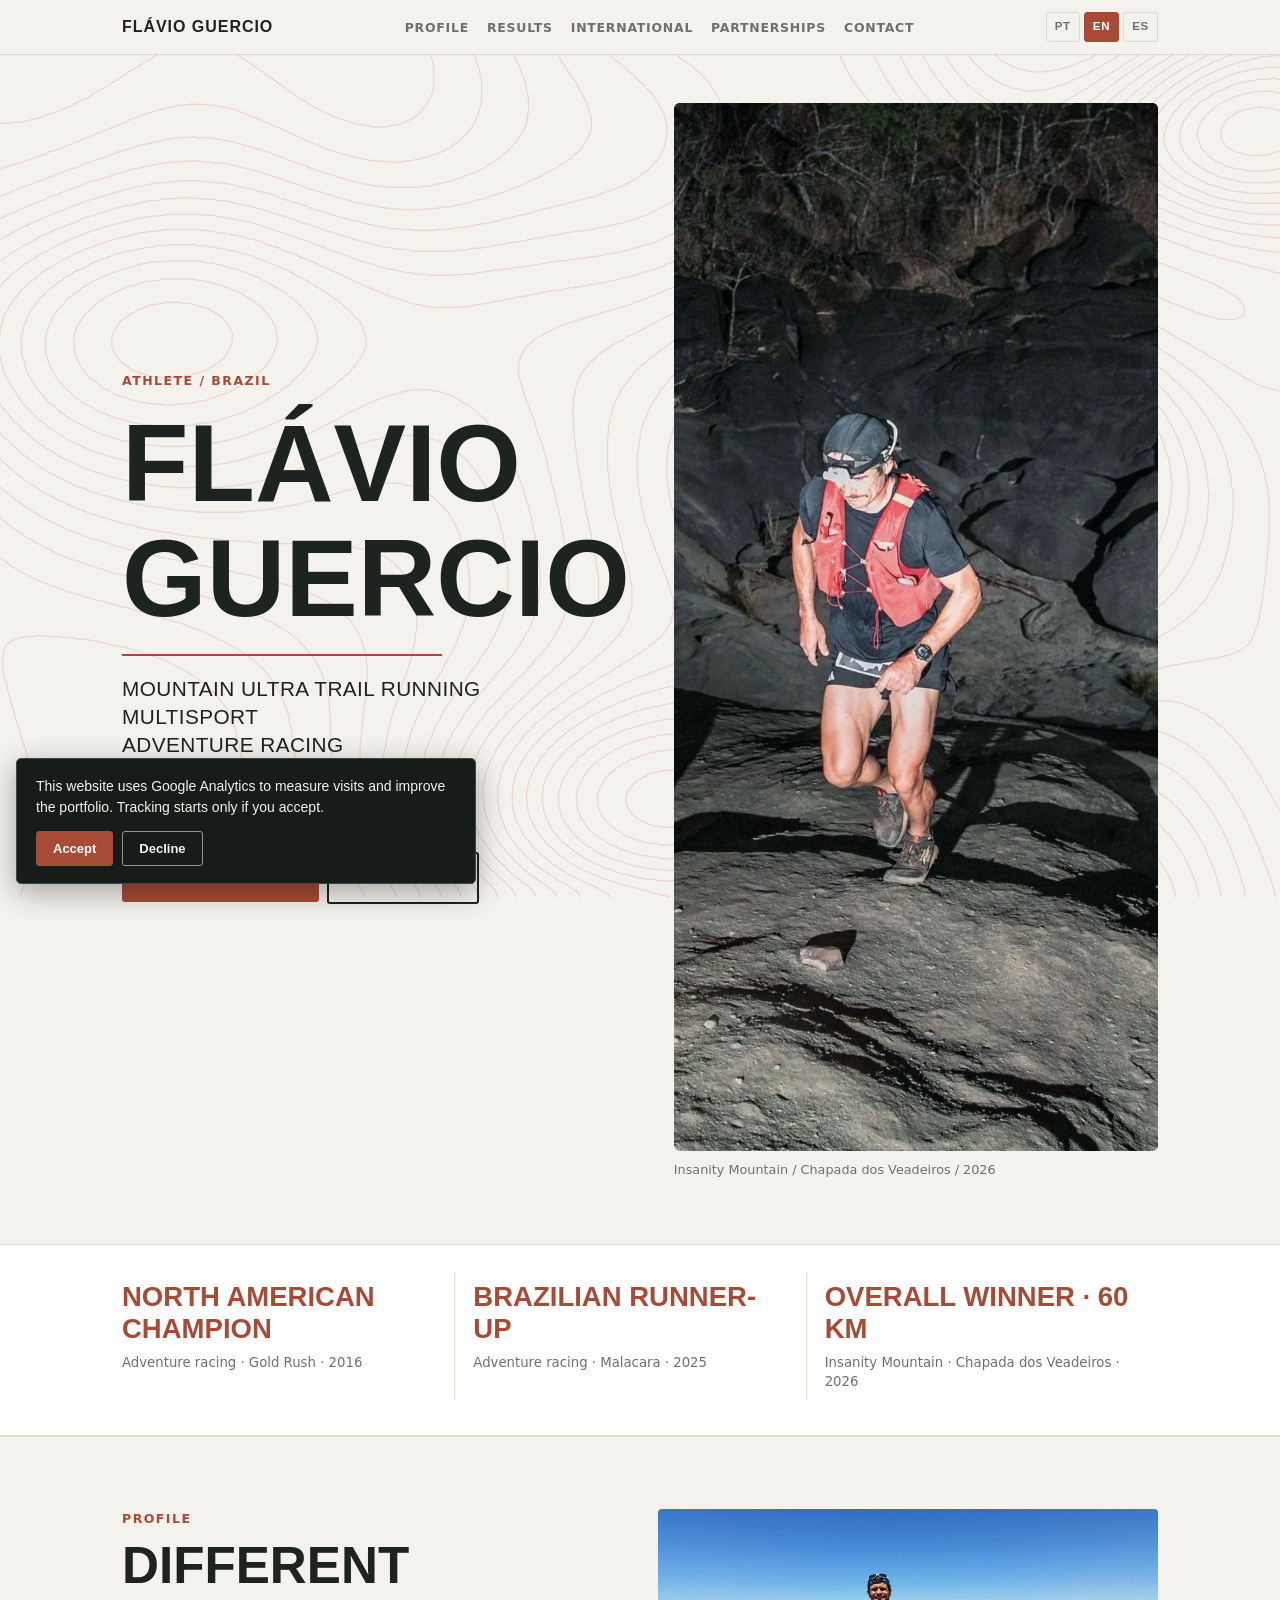
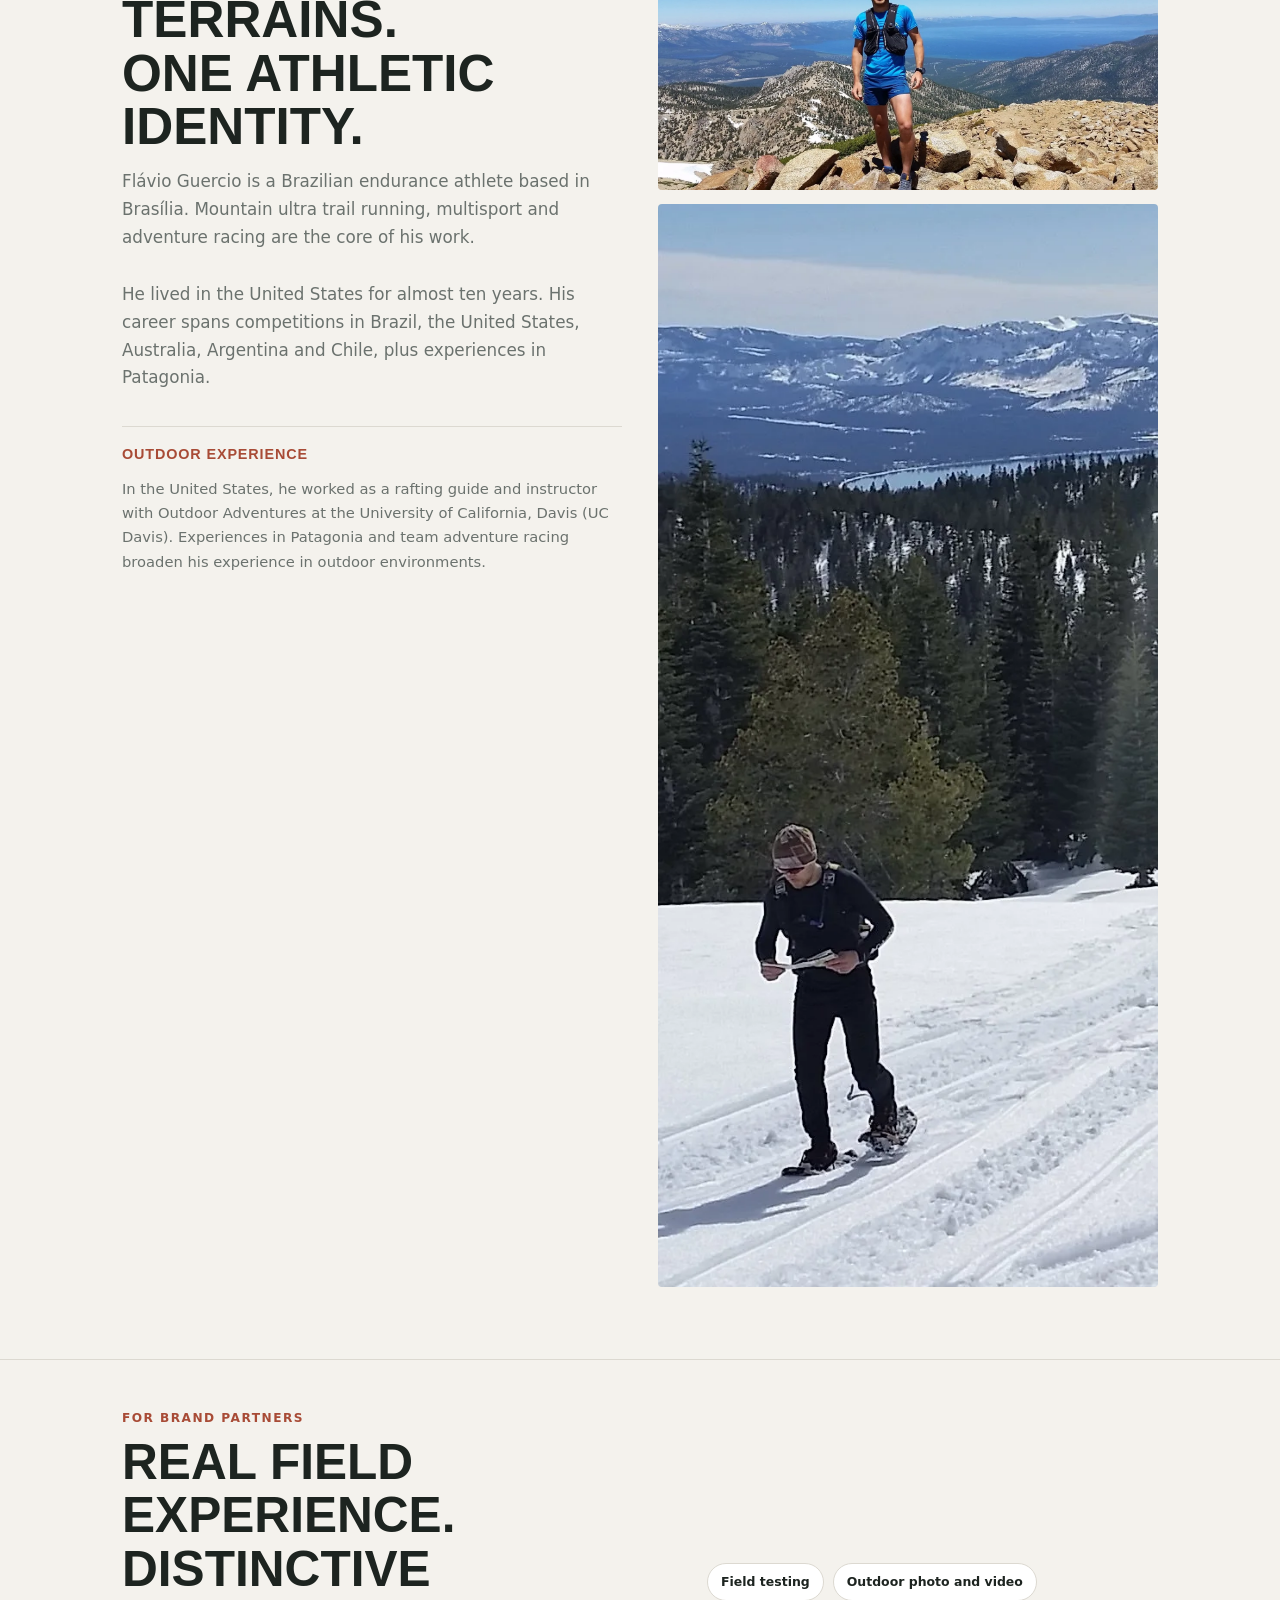
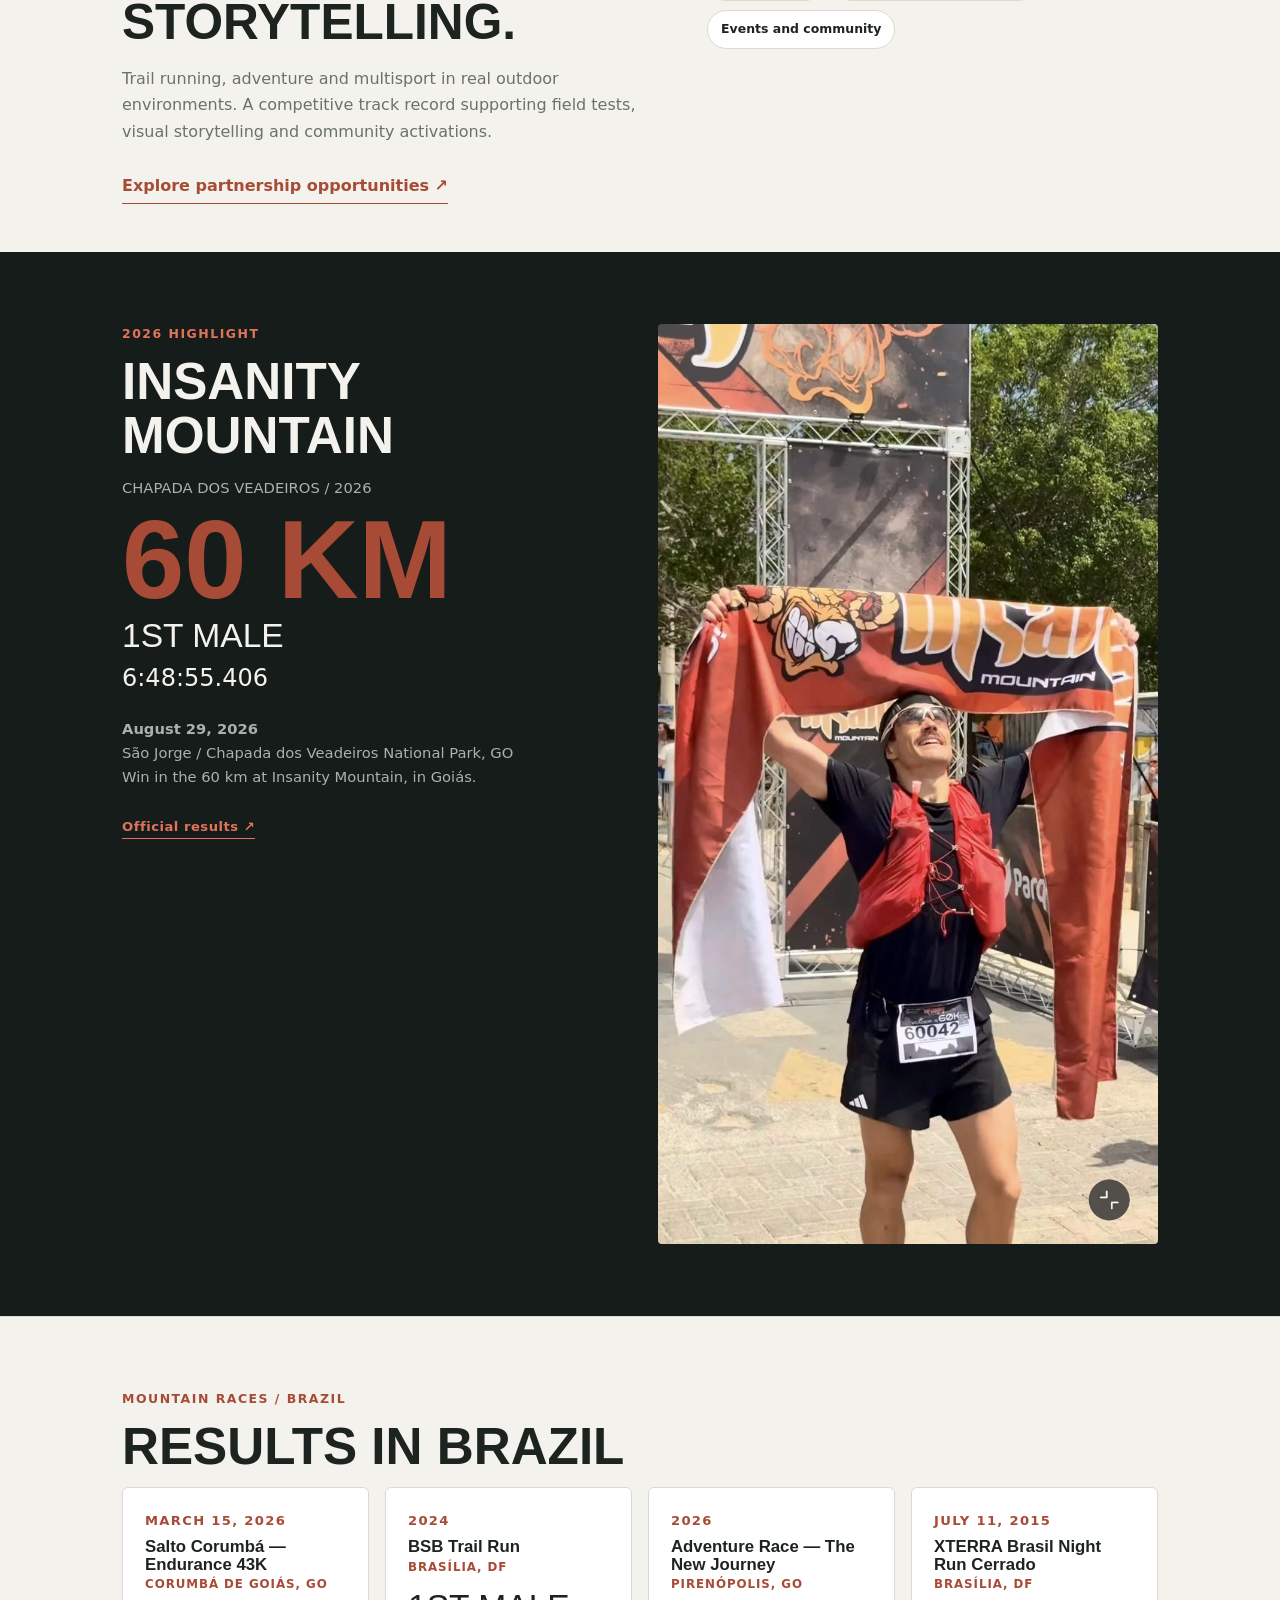
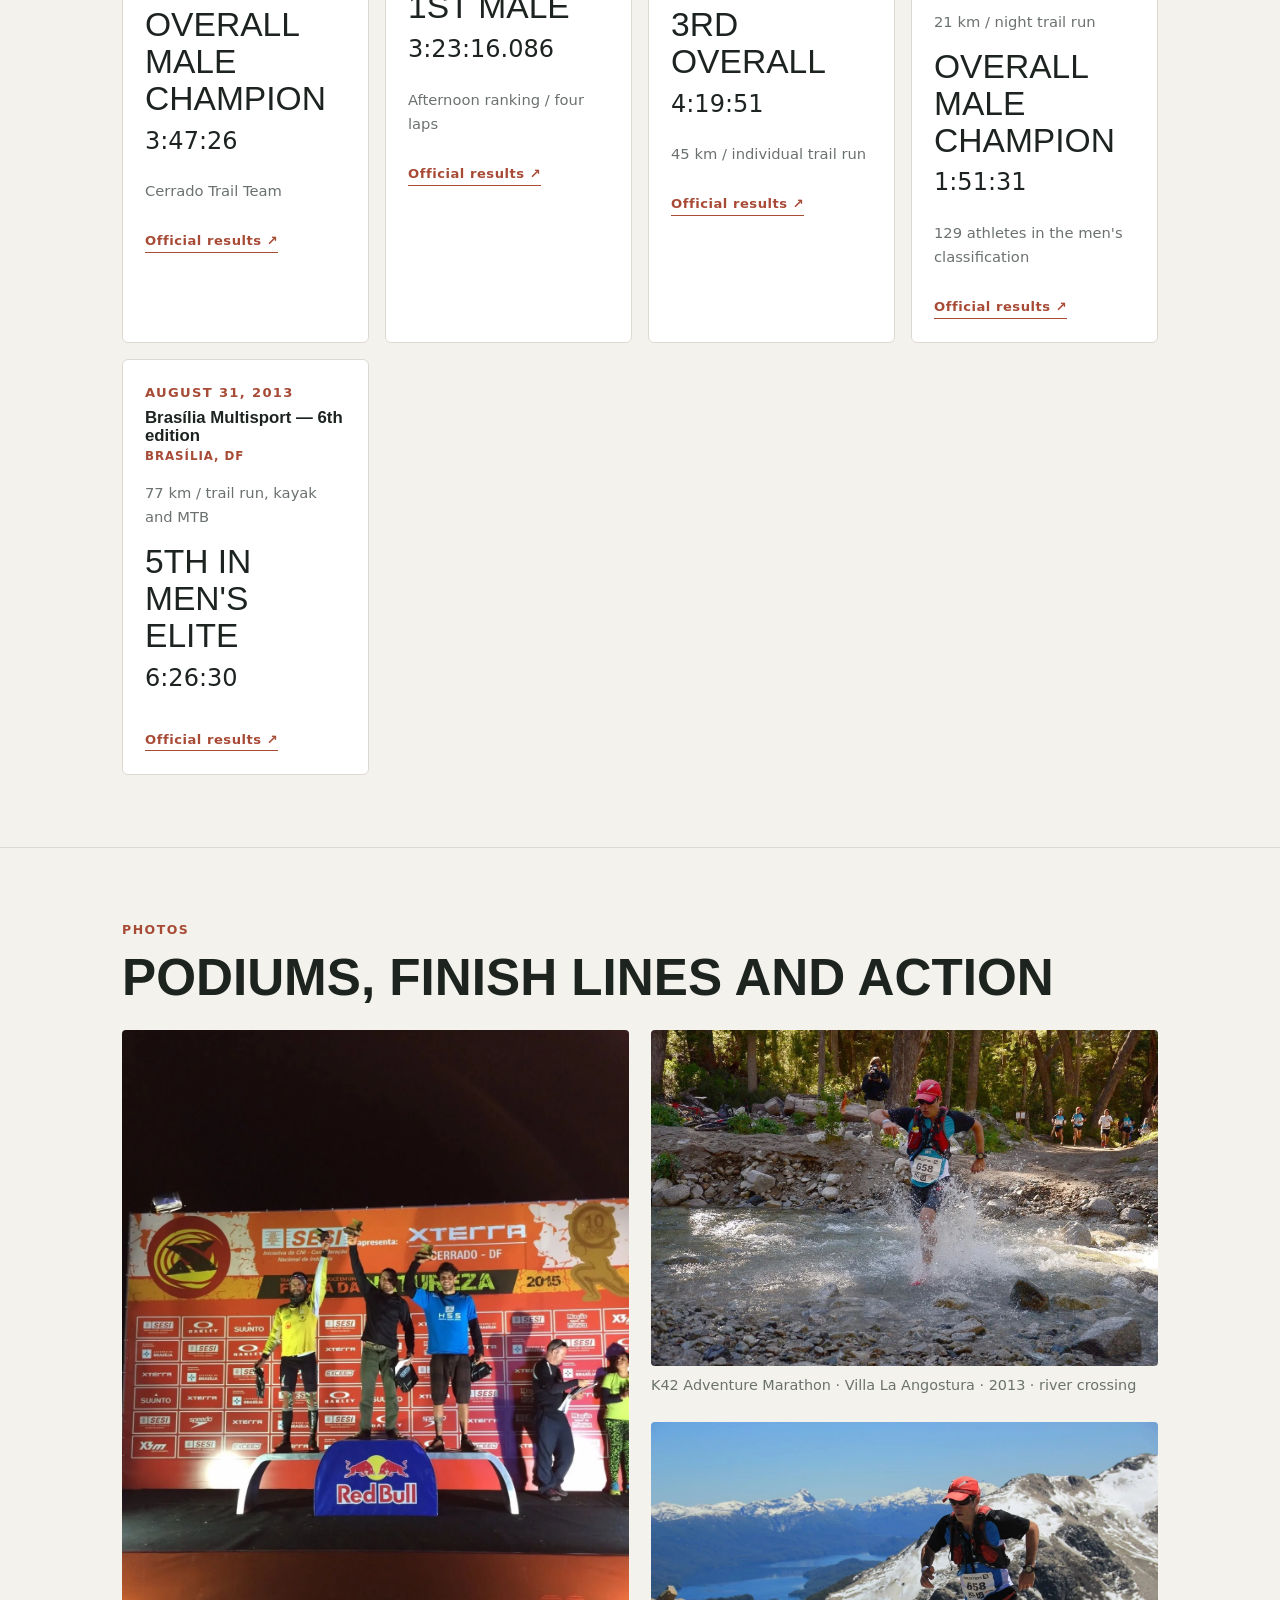
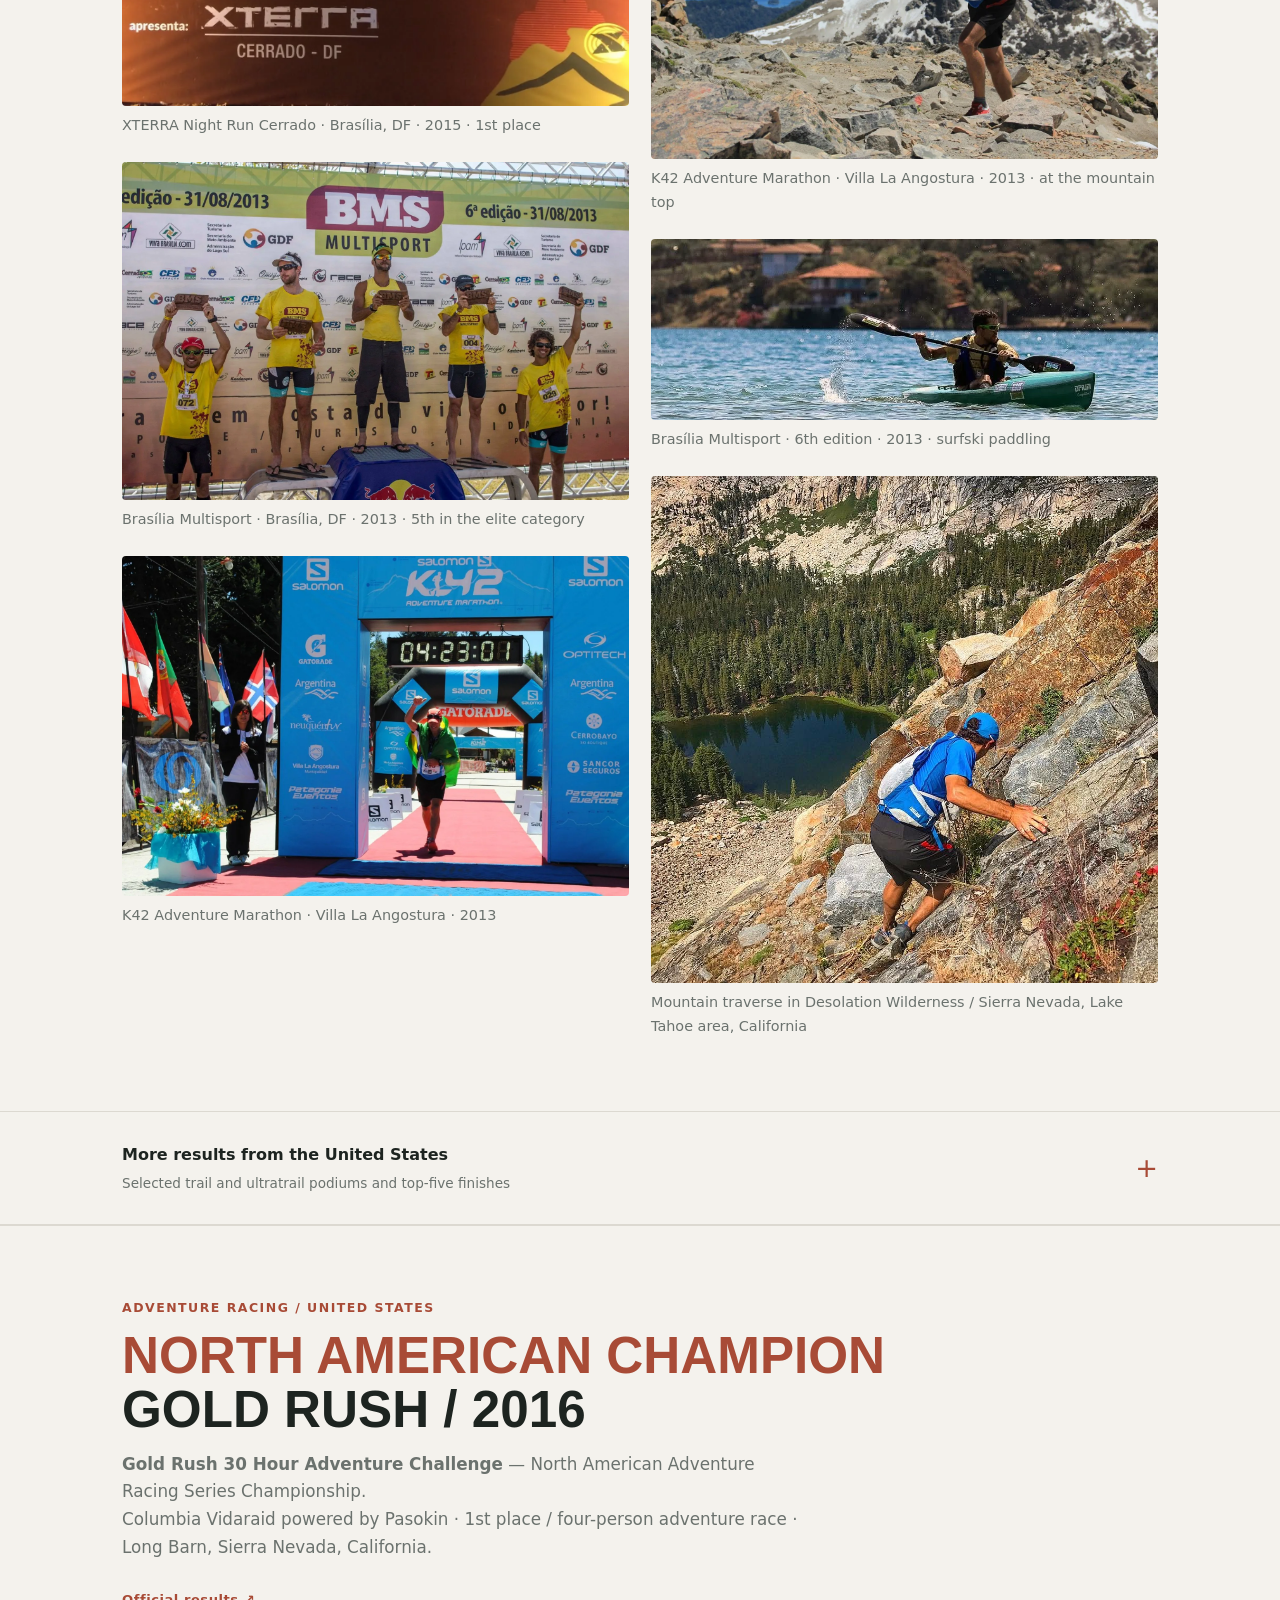
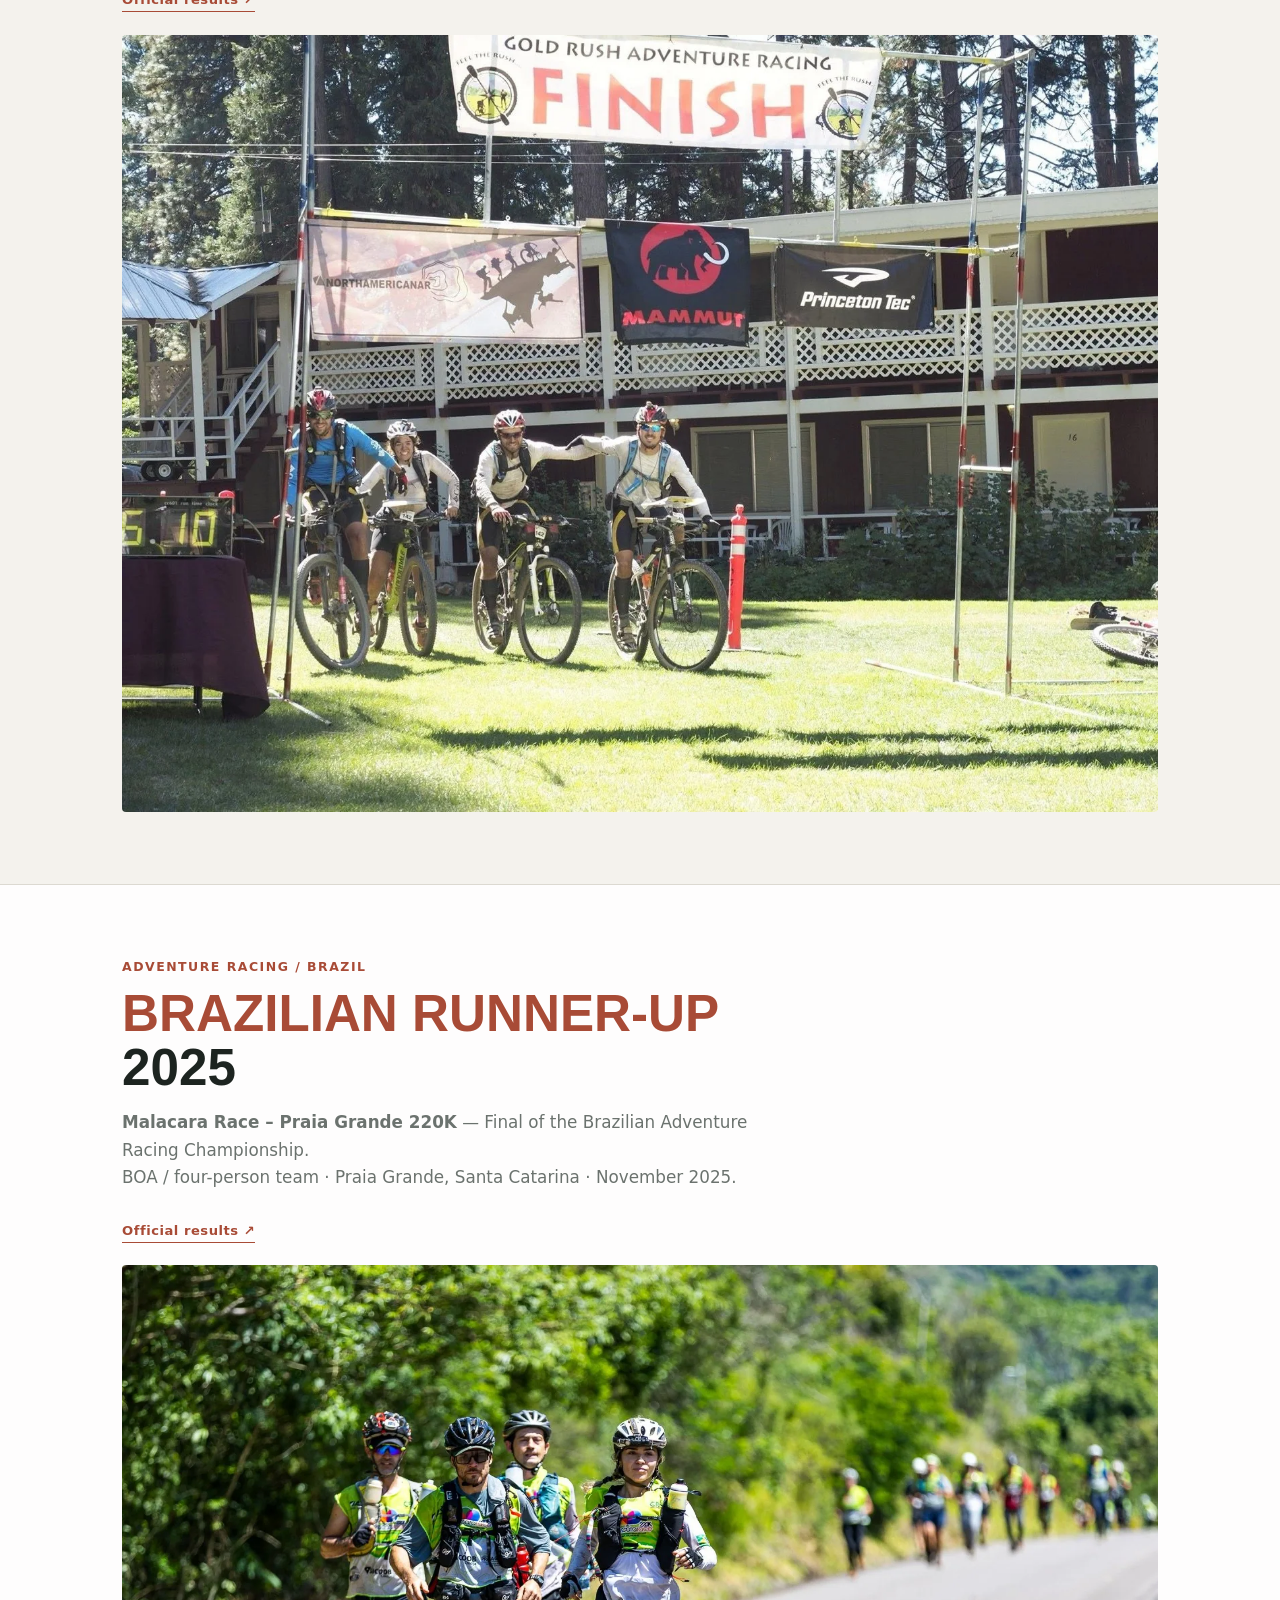
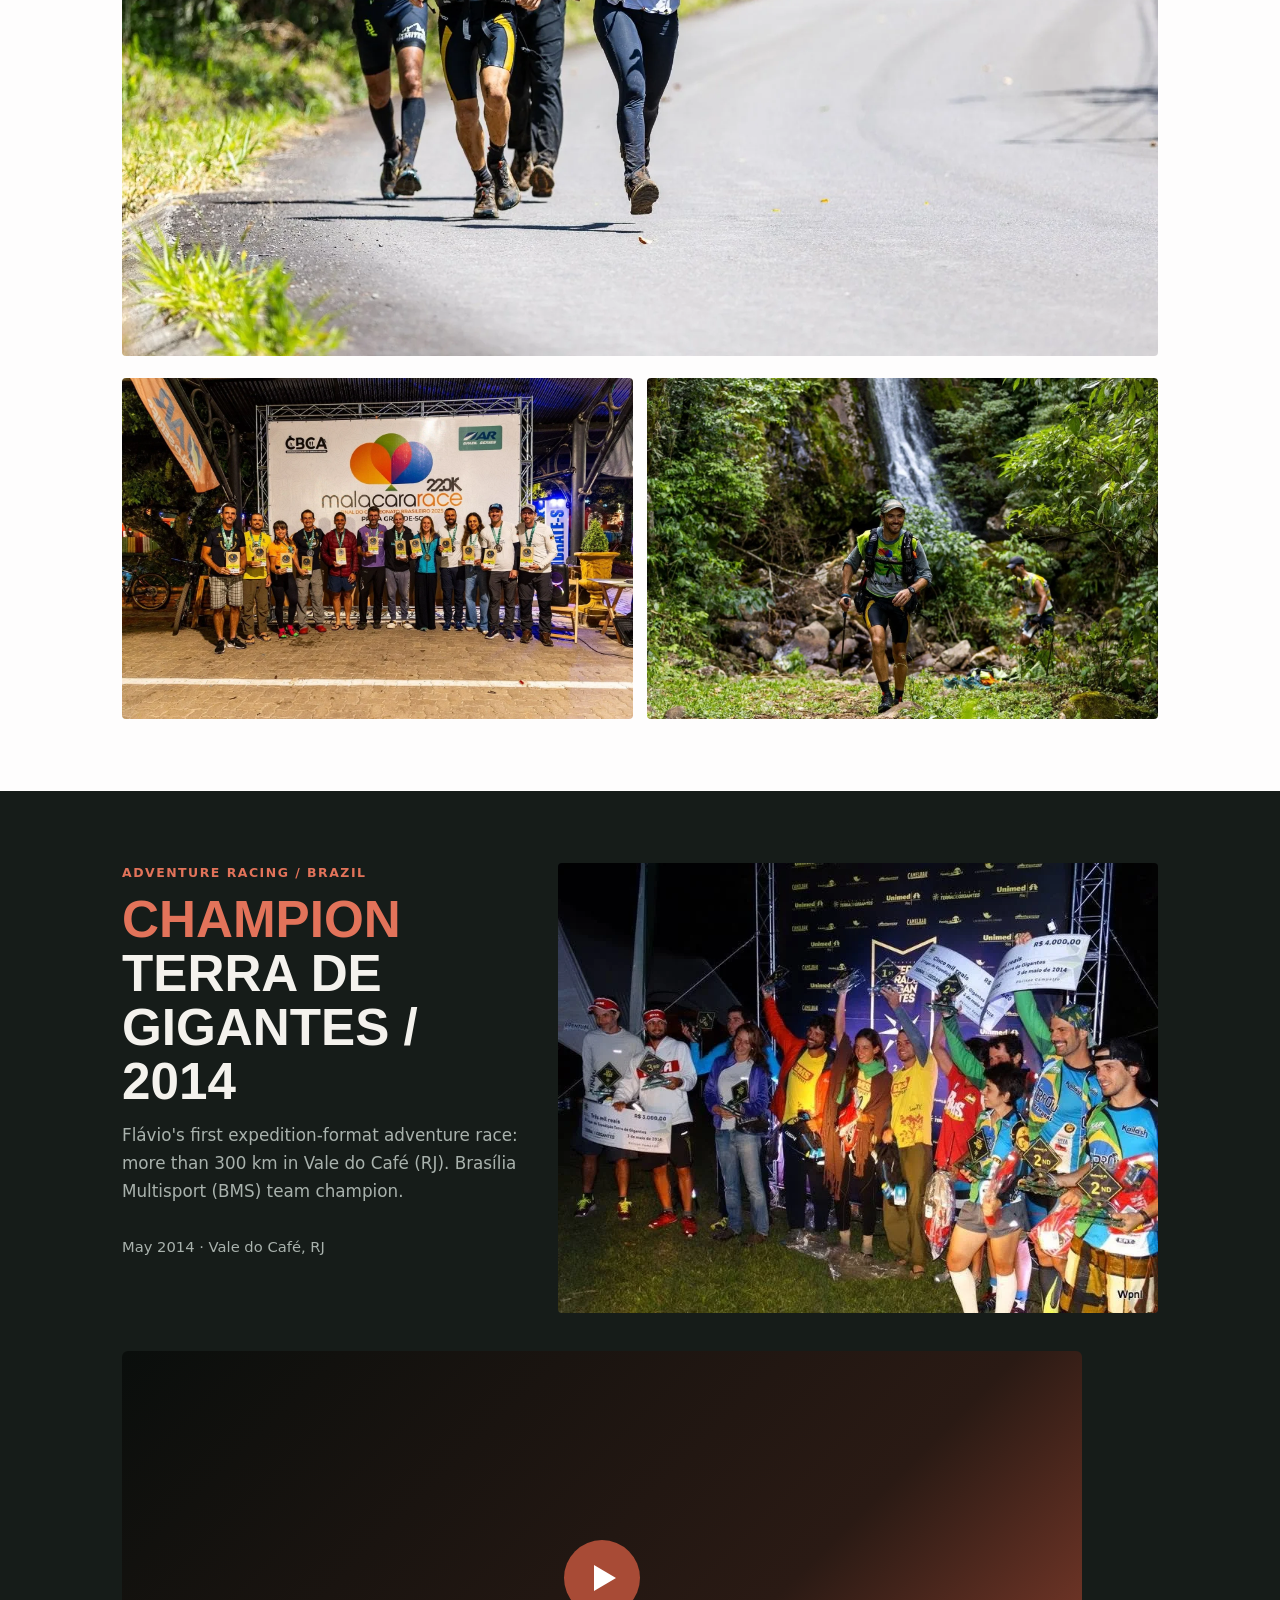
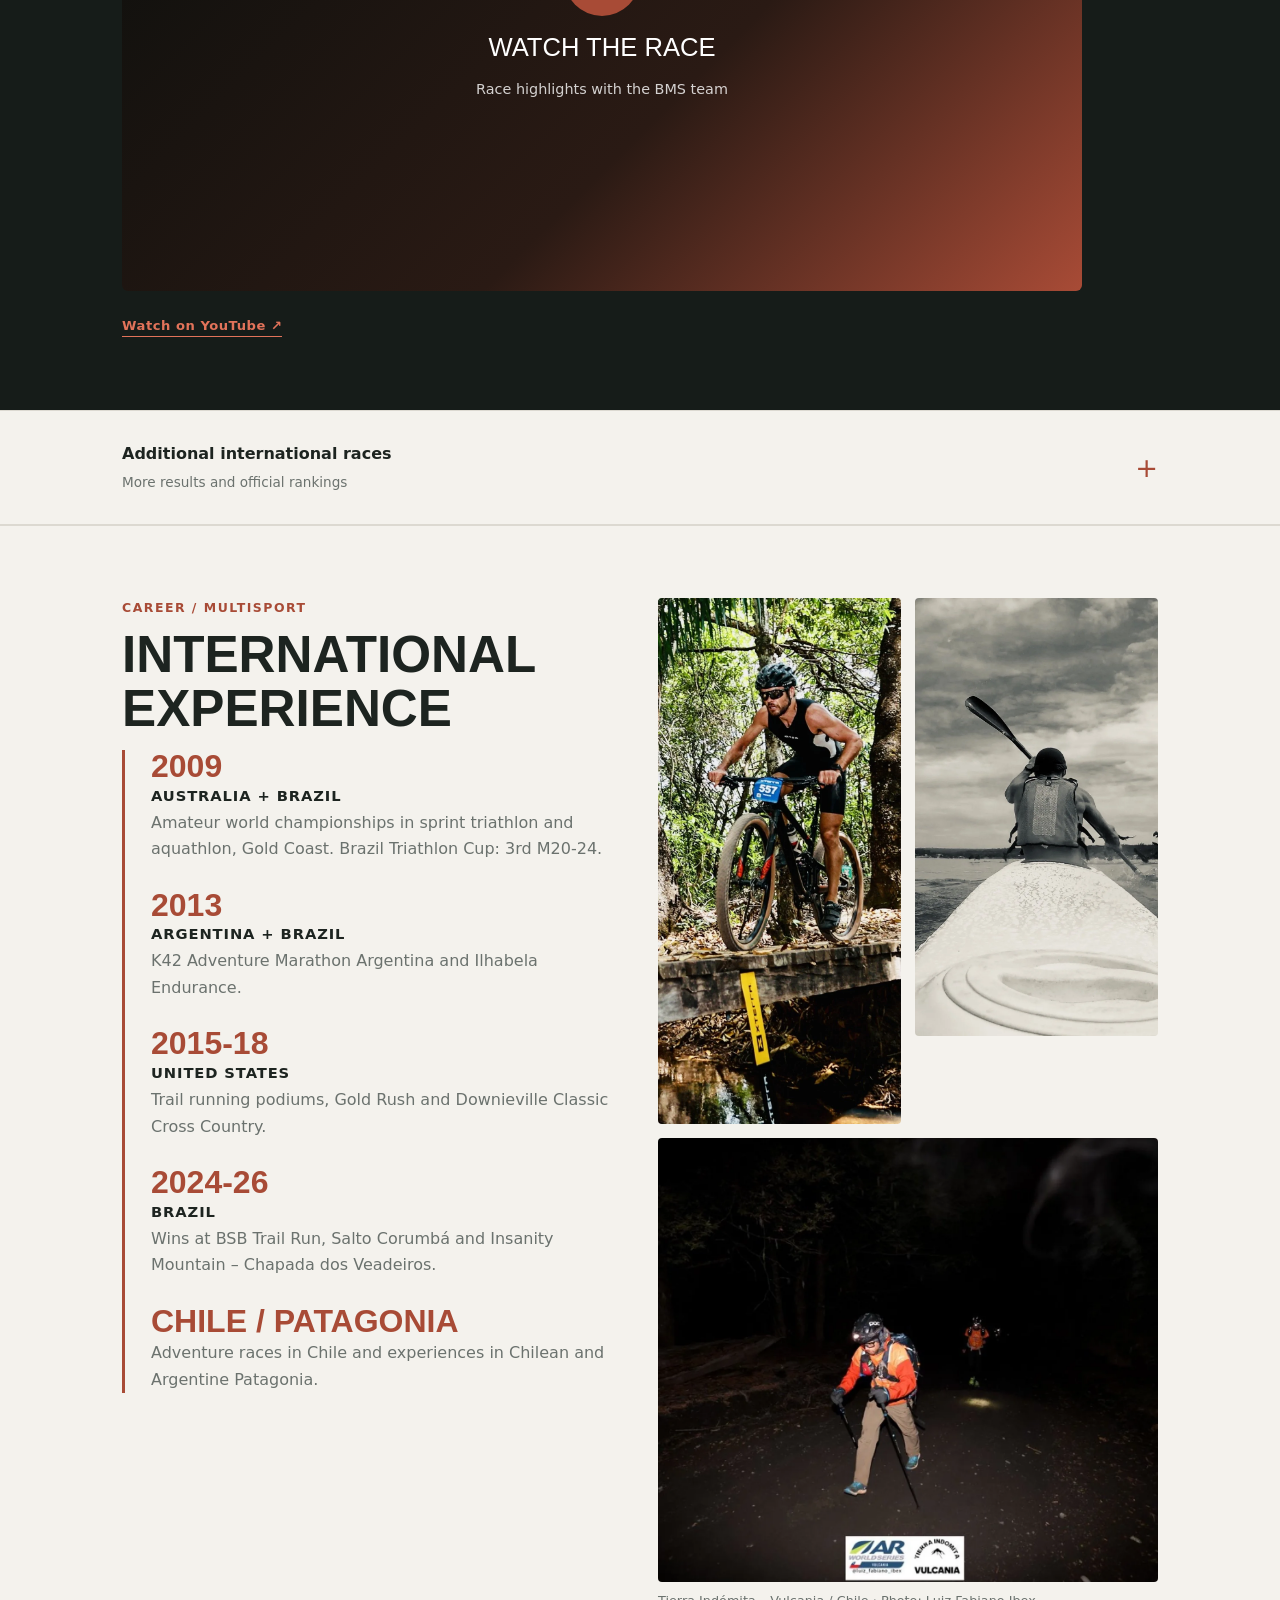
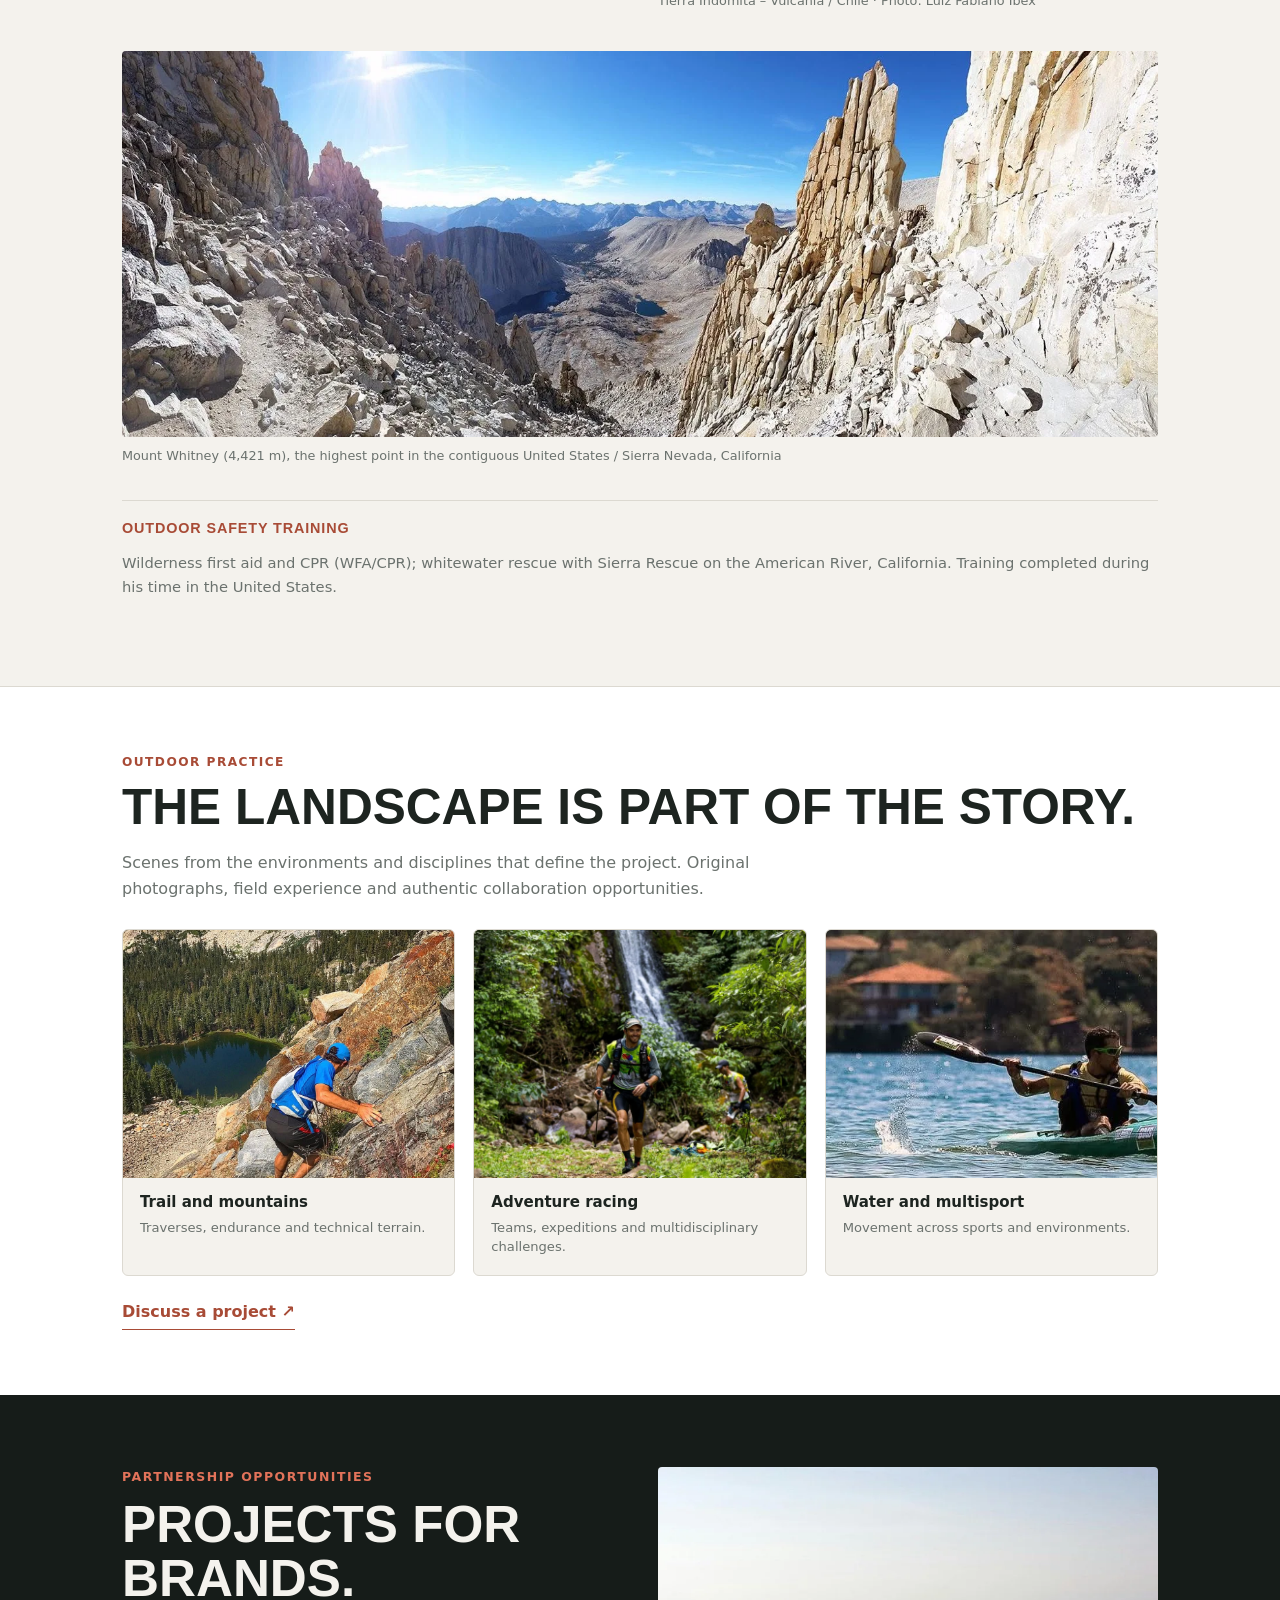
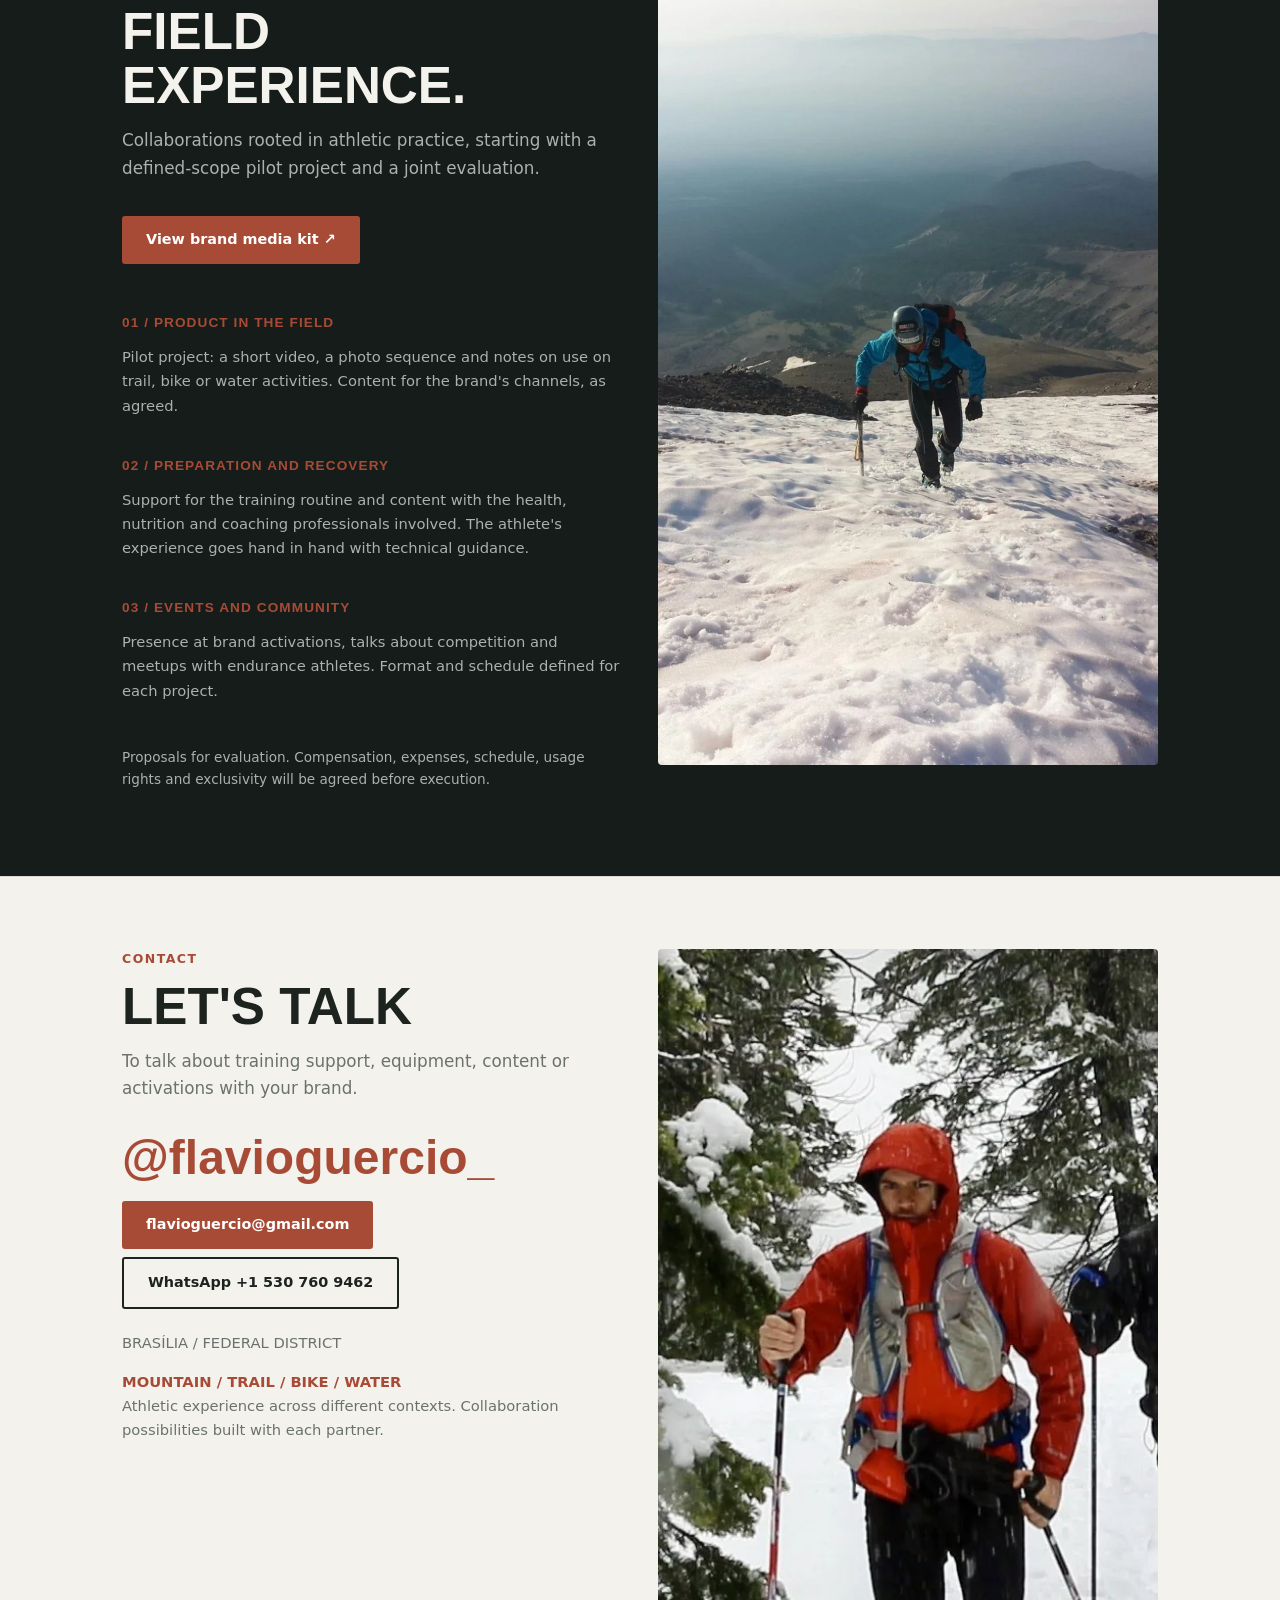
<file: en/index.html>
<!DOCTYPE html>

<html lang="en"><head>
<meta charset="utf-8"/>
<meta content="width=device-width, initial-scale=1, viewport-fit=cover" name="viewport"/>
<title>Flávio Guercio — Endurance Athlete | Trail &amp; Adventure Racing</title>
<style>
:root{--bg:#f4f2ed;--surface:#ffffff;--ink:#1d2420;--muted:#6b726e;--line:#dcd9d1;--accent:#a84b36;--dark:#161c19;--dark-ink:#f4f2ed;color-scheme:light;
box-sizing:border-box;padding-top:env(safe-area-inset-top,0px);padding-bottom:env(safe-area-inset-bottom,0px)}
@media (prefers-color-scheme:dark){:root:not([data-theme="light"]){--bg:#101512;--surface:#18201c;--ink:#f1eee8;--muted:#9aa39e;--line:#2a332e;--accent:#e2735a;--dark:#0a0e0c;--dark-ink:#f1eee8;color-scheme:dark}}
:root[data-theme="dark"]{--bg:#101512;--surface:#18201c;--ink:#f1eee8;--muted:#9aa39e;--line:#2a332e;--accent:#e2735a;--dark:#0a0e0c;--dark-ink:#f1eee8;color-scheme:dark}
html{scroll-behavior:smooth;scroll-padding-top:calc(env(safe-area-inset-top,0px) + 60px)}
*{box-sizing:border-box}
body{margin:0;background:var(--bg);color:var(--ink);font-family:Inter,system-ui,-apple-system,"Segoe UI",sans-serif;line-height:1.65}
body::before{content:"";position:fixed;inset:0 0 auto;height:env(safe-area-inset-top,0px);background:var(--bg);z-index:30}
h1,h2,h3,.big{font-family:Oswald,"Arial Narrow",Impact,sans-serif;text-transform:uppercase;line-height:1.05;margin:0;font-weight:600}
img{max-width:100%;height:auto;display:block;border-radius:4px}
a{color:inherit}
.wrap{max-width:1080px;margin:0 auto;padding:0 22px}
nav{position:sticky;top:env(safe-area-inset-top,0px);z-index:20;background:var(--bg);border-bottom:1px solid var(--line)}
nav .wrap{display:flex;justify-content:space-between;align-items:center;height:54px;gap:16px}
nav b{font-family:Oswald,sans-serif;letter-spacing:.06em;white-space:nowrap}
.lang{display:flex;gap:4px}.lang button{font:700 .72rem Inter,sans-serif;letter-spacing:.06em;background:transparent;color:var(--muted);border:1px solid var(--line);border-radius:3px;padding:5px 8px;cursor:pointer}.lang button.on{background:var(--accent);border-color:var(--accent);color:#fff}
nav ul{display:flex;gap:18px;list-style:none;margin:0;padding:0;overflow-x:auto}
nav a{text-decoration:none;font-size:.78rem;font-weight:600;letter-spacing:.06em;text-transform:uppercase;color:var(--muted);white-space:nowrap}
nav a:hover{color:var(--accent)}
.eyebrow{color:var(--accent);font-weight:700;font-size:.78rem;letter-spacing:.12em;text-transform:uppercase}
.hero{padding:48px 0 64px}
.hero .wrap{display:grid;grid-template-columns:1fr 1.05fr;gap:44px;align-items:center}
.hero img{width:100%}
.hero h1{font-size:clamp(3.6rem,10vw,6.8rem);margin:16px 0 18px}
.rule{width:100%;max-width:320px;height:2px;background:var(--accent);margin:0 0 22px}
.hero h3{font-size:1.3rem;font-weight:500;font-family:Inter,sans-serif;letter-spacing:.02em;margin-bottom:6px}
.hero p{color:var(--muted);margin:18px 0 26px}
.btn{display:inline-block;background:var(--accent);color:#fff;padding:12px 24px;border-radius:3px;font-weight:700;text-decoration:none;font-size:.9rem;margin:0 8px 8px 0}
.btn.o{background:transparent;color:var(--ink);border:2px solid var(--ink)}
.cap{color:var(--muted);font-size:.8rem;margin-top:8px}
section{padding:72px 0;border-top:1px solid var(--line)}
section h2{font-size:clamp(2rem,5vw,3.2rem);margin:10px 0 14px}
.lead{max-width:680px;color:var(--muted);font-size:1.05rem;margin:0 0 30px}
.two{display:grid;grid-template-columns:1fr 1fr;gap:36px;align-items:start}
.imgs{display:grid;gap:14px}
.big{font-size:clamp(4rem,12vw,7rem);color:var(--accent)}
.res{font-family:Oswald,sans-serif;font-size:2.1rem;text-transform:uppercase;line-height:1.1}
.time{font-size:1.5rem;font-weight:500;margin:4px 0 18px}
.meta{color:var(--muted);font-size:.92rem}
.grid{display:grid;grid-template-columns:repeat(auto-fit,minmax(240px,1fr));gap:16px}
.card{background:var(--surface);border:1px solid var(--line);border-radius:6px;padding:22px}
.card .yr{color:var(--accent);font-weight:700;font-size:.82rem;letter-spacing:.1em}
.card h3{font-family:Inter,sans-serif;text-transform:none;font-size:1.05rem;font-weight:700;margin:6px 0 2px}
.card .res{margin-top:12px}
.dark{background:var(--dark);color:var(--dark-ink);border:0}
.dark .lead,.dark .meta{color:#a9b2ad}
.dark .eyebrow{color:#e2735a}
.tl{border-left:3px solid var(--accent);padding-left:26px;display:grid;gap:26px}
.tl h3{font-size:2rem;color:var(--accent)}
.tl b{display:block;font-size:.92rem;letter-spacing:.06em}
.tl p{margin:2px 0 0;color:var(--muted)}
.row{display:grid;grid-template-columns:repeat(auto-fit,minmax(200px,1fr));gap:14px;margin-top:22px}
.row{align-items:start}.row img{width:100%}
.note{border-top:1px solid var(--line);margin-top:34px;padding-top:20px}
.note h3{font-family:Inter,sans-serif;font-size:.9rem;color:var(--accent);letter-spacing:.06em;margin-bottom:6px}
.num{display:grid;grid-template-columns:repeat(auto-fit,minmax(220px,1fr));gap:26px;margin:28px 0}
.num h3{font-family:Inter,sans-serif;font-size:.85rem;letter-spacing:.08em;color:var(--accent);margin-bottom:6px}
.topo{position:fixed;inset:0;width:100%;height:100%;z-index:-1;pointer-events:none;color:var(--accent);opacity:.17}
.rl{display:inline-block;margin-top:12px;font-size:.82rem;font-weight:700;color:var(--accent);text-decoration:none;letter-spacing:.04em;border-bottom:1px solid currentColor}.dark .rl{color:#e2735a}
.also{border-top:1px solid var(--line)}.also .r{display:grid;grid-template-columns:90px 1.6fr 1.2fr auto;gap:18px;align-items:center;padding:20px 0;border-bottom:1px solid var(--line)}.also .yr{color:var(--accent);font-weight:700;letter-spacing:.1em;font-size:.85rem}.also h3{font-family:Inter,sans-serif;text-transform:none;font-size:1.05rem;font-weight:700;margin:0 0 2px}.also .res2{font-family:Oswald,sans-serif;font-size:1.5rem;text-transform:uppercase;line-height:1.1}.also .rl{margin:0}@media (max-width:760px){.also .r{grid-template-columns:1fr;gap:6px}}
.card .loc{font-size:.74rem;font-weight:700;letter-spacing:.08em;text-transform:uppercase;color:var(--accent);margin:0 0 6px}
.gal{column-count:2;column-gap:22px}.gal figure{margin:0 0 24px;break-inside:avoid}.gal img{width:100%}.gal figcaption{font-size:.9rem;color:var(--muted);margin-top:8px}.zoom{cursor:zoom-in}.two.wide{grid-template-columns:1fr 1.5fr}#lb{position:fixed;inset:0;background:rgba(0,0,0,.93);display:none;align-items:center;justify-content:center;z-index:50;padding:16px;cursor:zoom-out}#lb.on{display:flex}#lb img{max-width:100%;max-height:100%;object-fit:contain}@media (max-width:760px){.gal{column-count:1}.two.wide{grid-template-columns:1fr}}
.vid{position:relative;aspect-ratio:16/9;border-radius:6px;overflow:hidden;background:linear-gradient(135deg,#0a0e0c,#2a1a14 60%,#a84b36);cursor:pointer;display:flex;align-items:center;justify-content:center;flex-direction:column;gap:10px;color:#fff;text-align:center;padding:20px;max-width:960px;margin:0 auto 0 0}.vid .pl{width:76px;height:76px;border-radius:50%;background:var(--accent);display:flex;align-items:center;justify-content:center}.vid .pl::after{content:"";border-left:22px solid #fff;border-top:13px solid transparent;border-bottom:13px solid transparent;margin-left:6px}.vid .vl{font-family:Oswald,sans-serif;font-size:1.6rem;text-transform:uppercase}.vid .vs{opacity:.8;font-size:.9rem}.vid.on{padding:0;display:block;cursor:default}.vid iframe{position:absolute;inset:0;width:100%;height:100%;border:0}
footer{padding:26px 0;color:var(--muted);font-size:.8rem;border-top:1px solid var(--line)}
footer .wrap{display:flex;justify-content:space-between;flex-wrap:wrap;gap:8px}
@media (max-width:760px){.hero .wrap,.two{grid-template-columns:1fr}}
</style><!-- Outdoor v2: SEO, social sharing, performance. Add before </head>. -->
<meta content="Brazilian mountain ultra trail and adventure racing athlete. Verified race results, international outdoor experience and brand partnerships." name="description"/><meta content="index,follow,max-image-preview:large" name="robots"/><meta content="#161c19" name="theme-color"/><meta content="profile" property="og:type"/><meta content="Flávio Guercio · Endurance" property="og:site_name"/><meta content="Flávio Guercio — Endurance Athlete | Trail &amp; Adventure Racing" property="og:title"/><meta content="Brazilian mountain ultra trail and adventure racing athlete. Verified race results, international outdoor experience and brand partnerships." property="og:description"/><meta content="https://guercio.github.io/flavioguercio/en/" property="og:url"/><meta content="https://guercio.github.io/flavioguercio/social-preview-en.jpg" property="og:image"/><meta content="1200" property="og:image:width"/><meta content="630" property="og:image:height"/><meta content="Flávio Guercio trail running at night in Chapada dos Veadeiros" property="og:image:alt"/><meta content="en_US" property="og:locale"/><meta content="summary_large_image" name="twitter:card"/><meta content="Flávio Guercio — Endurance Athlete | Trail &amp; Adventure Racing" name="twitter:title"/><meta content="Brazilian mountain ultra trail and adventure racing athlete. Verified race results, international outdoor experience and brand partnerships." name="twitter:description"/><meta content="https://guercio.github.io/flavioguercio/social-preview-en.jpg" name="twitter:image"/><link href="https://guercio.github.io/flavioguercio/en/" rel="canonical"/><link href="https://guercio.github.io/flavioguercio/" hreflang="pt-BR" rel="alternate"/><link href="https://guercio.github.io/flavioguercio/en/" hreflang="en" rel="alternate"/><link href="https://guercio.github.io/flavioguercio/es/" hreflang="es" rel="alternate"/><link href="https://guercio.github.io/flavioguercio/" hreflang="x-default" rel="alternate"/><link href="../favicon.svg" rel="icon" type="image/svg+xml"/><link href="../outdoor-v2.css" rel="stylesheet"/><script type="application/ld+json">{"@context":"https://schema.org","@type":"Person","name":"Flávio Guercio","url":"https://guercio.github.io/flavioguercio/","description":"Brazilian endurance athlete in mountain ultra trail running, multisport and adventure racing.","homeLocation":{"@type":"Place","name":"Brasília, Distrito Federal, Brazil"},"sameAs":["https://www.instagram.com/flavioguercio_/"],"knowsAbout":["Trail running","Adventure racing","Multisport","Outdoor endurance sports"]}</script></head>
<body>
<svg aria-hidden="true" class="topo" preserveaspectratio="xMidYMid slice" viewbox="0 0 1600 1000"><path d="M1366 997L1364 990L1363 987L1360 982L1357 978L1353 974L1350 970L1347 967L1343 965L1340 963L1336 960L1330 957L1327 956L1320 954L1314 953L1310 953L1303 953L1300 953L1293 955L1287 956L1283 958L1278 960L1273 962L1270 964L1266 967L1262 970L1258 973L1254 977L1251 980L1248 983L1246 987L1243 991L1242 997M1222 0L1223 7L1224 10L1227 16L1230 20L1233 23L1237 26L1240 28L1243 30L1250 33L1253 34L1260 35L1267 35L1273 34L1279 33L1283 32L1290 31L1293 29L1300 27L1303 25L1307 23L1313 20L1317 18L1320 16L1323 13L1327 10L1330 7L1333 0M1395 997L1394 990L1393 987L1391 980L1389 977L1387 972L1384 967L1381 963L1379 960L1377 956L1373 952L1370 948L1367 945L1363 942L1360 939L1357 937L1352 933L1347 930L1343 929L1338 927L1333 925L1327 924L1323 923L1317 922L1310 922L1303 923L1300 924L1293 925L1288 927L1283 928L1279 930L1273 933L1270 934L1266 937L1261 940L1257 943L1253 945L1250 948L1247 951L1243 954L1240 957L1237 961L1233 964L1230 968L1227 973L1224 977L1222 980L1220 983L1217 990L1216 993M1191 0L1192 7L1193 13L1194 17L1196 23L1198 27L1200 30L1203 35L1207 39L1210 42L1213 45L1217 48L1220 50L1226 53L1230 55L1236 57L1240 58L1247 59L1253 59L1260 59L1267 58L1273 57L1277 56L1283 54L1287 53L1293 50L1297 49L1302 47L1307 45L1310 43L1316 40L1320 38L1323 36L1327 33L1333 30L1337 27L1340 25L1343 22L1347 20L1351 17L1354 13L1358 10L1360 7L1363 0M1421 997L1420 991L1419 987L1417 980L1416 977L1413 970L1412 967L1410 963L1407 957L1405 953L1403 950L1400 944L1397 940L1395 937L1392 933L1390 930L1387 926L1383 923L1380 919L1377 916L1373 913L1369 910L1364 907L1360 905L1357 903L1350 900L1347 899L1340 897L1337 896L1330 895L1323 894L1317 894L1310 895L1303 896L1299 897L1293 898L1288 900L1283 902L1279 903L1273 906L1270 908L1266 910L1261 913L1257 916L1253 918L1250 921L1247 923L1243 927L1239 930L1235 933L1232 937L1228 940L1225 943L1222 947L1219 950L1217 953L1213 958L1210 962L1207 967L1205 970L1203 973L1200 979L1198 983L1196 987L1194 993M1166 0L1167 5L1167 10L1168 17L1170 23L1171 27L1173 32L1175 37L1177 40L1180 45L1183 49L1186 53L1190 57L1193 60L1197 63L1200 66L1203 68L1207 70L1213 73L1217 75L1222 77L1227 78L1233 79L1240 80L1247 80L1253 79L1260 78L1267 77L1270 76L1277 74L1280 73L1287 70L1290 69L1295 67L1300 65L1303 63L1309 60L1313 58L1317 56L1322 53L1327 50L1330 48L1333 46L1338 43L1343 40L1347 38L1350 36L1353 33L1358 30L1363 27L1367 24L1370 21L1373 18L1377 15L1380 12L1383 8L1386 3L1387 0M1446 997L1445 990L1443 983L1442 980L1440 973L1439 970L1437 963L1435 960L1433 955L1431 950L1430 947L1427 940L1425 937L1423 933L1420 928L1417 923L1415 920L1413 917L1410 913L1407 909L1403 905L1400 901L1397 897L1393 894L1390 891L1387 888L1383 886L1380 883L1375 880L1370 877L1367 876L1361 873L1357 872L1352 870L1347 869L1340 868L1333 867L1327 867L1320 867L1313 868L1307 869L1302 870L1297 872L1291 873L1287 875L1283 877L1277 879L1273 881L1269 883L1263 887L1260 889L1257 891L1253 893L1248 897L1244 900L1240 903L1237 906L1233 909L1230 912L1227 915L1223 919L1220 922L1217 926L1213 929L1210 933L1207 937L1205 940L1202 943L1200 947L1197 951L1193 956L1191 960L1189 963L1187 967L1183 973L1181 977L1180 980L1177 987L1176 990L1175 997M106 0L104 7L103 10L100 17L99 20L97 24L93 30L92 33L90 37L87 42L84 47L83 50L80 55L77 60L76 63L73 68L71 73L69 77L67 83L65 87L63 92L62 97L60 103L60 107L60 113L60 117L62 123L64 127L68 130L73 133L77 134L83 136L89 137L93 137L100 137L103 136L110 136L117 135L123 133L127 132L133 131L137 129L143 127L147 126L153 124L157 122L162 120L167 118L170 116L176 113L180 111L183 110L189 107L193 104L197 102L200 100L206 97L210 94L213 92L217 90L222 87L227 84L230 81L233 79L237 77L243 73L247 71L250 69L254 67L260 63L263 61L267 60L273 57L277 55L281 53L287 52L293 50L297 49L303 49L310 48L317 49L323 50L327 51L333 53L337 54L343 57L347 58L350 60L356 63L360 66L363 68L367 70L371 73L376 77L380 79L383 82L387 84L390 87L395 90L399 93L403 96L407 99L410 101L413 103L418 107L423 110L427 112L430 114L435 117L440 120L443 122L447 123L453 126L457 128L461 130L467 132L470 133L477 135L481 137L487 138L493 139L498 140L503 141L510 141L517 141L522 140L527 139L533 138L537 136L543 134L547 132L550 130L554 127L557 123L560 120L563 116L566 110L568 107L570 100L571 97L571 90L571 83L571 77L570 70L569 67L568 60L567 55L565 50L563 45L561 40L560 37L557 30L555 27L553 23L550 17L549 13L547 8L545 3M1144 0L1144 7L1145 13L1146 20L1147 24L1148 30L1150 35L1152 40L1154 43L1157 49L1159 53L1161 57L1163 60L1167 64L1170 68L1173 72L1177 75L1180 78L1183 81L1187 84L1191 87L1196 90L1200 92L1203 94L1210 96L1213 98L1220 99L1224 100L1230 101L1237 101L1243 100L1247 100L1253 99L1260 97L1263 96L1270 94L1273 93L1279 90L1283 88L1287 87L1293 84L1297 82L1300 80L1306 77L1310 75L1313 73L1318 70L1323 67L1327 65L1330 63L1335 60L1340 57L1343 55L1347 53L1351 50L1356 47L1360 44L1363 42L1367 39L1371 37L1375 33L1380 30L1383 28L1387 25L1390 22L1393 20L1397 17L1401 13L1404 10L1407 7L1410 0M0 678L7 678L11 677L17 674L20 673L24 670L27 666L30 660L30 657L30 650L30 644L29 640L28 633L27 627L26 623L24 617L23 613L20 607L19 603L17 597L15 593L13 588L11 583L9 580L7 576L3 572L0 570M429 997L427 992L423 988L420 985L417 983L413 980L409 977L404 973L400 970L397 967L393 964L390 961L387 957L384 953L381 950L379 947L377 943L373 937L372 933L370 929L368 923L367 919L365 913L364 907L363 903L362 897L361 890L360 883L360 878L360 873L359 867L359 860L358 853L357 847L357 840L356 837L355 830L354 823L353 820L351 813L350 809L348 803L347 800L344 793L342 790L340 787L337 782L333 778L330 773L327 770L324 767L320 763L317 760L313 758L310 755L307 753L302 750L297 747L293 745L290 743L284 740L280 738L277 736L270 733L267 732L261 730L257 728L251 727L247 725L241 723L237 722L230 720L227 719L220 718L215 717L210 716L203 714L198 713L193 712L187 711L180 710L177 710L170 709L163 708L157 708L150 707L143 707L140 707L133 706L127 707L123 707L117 707L110 709L106 710L100 713L97 716L94 720L93 723L92 730L92 737L92 743L93 749L94 753L96 760L97 763L98 770L100 776L101 780L103 787L104 790L106 797L107 800L109 807L110 810L112 817L113 821L115 827L117 832L118 837L120 843L121 847L122 853L123 858L124 863L126 870L127 875L128 880L128 887L129 893L130 900L130 903L130 910L130 917L130 922L130 927L129 933L128 940L127 947L126 950L125 957L123 961L121 967L120 971L118 977L117 980L114 987L113 990L112 997M1472 997L1472 990L1470 983L1469 980L1467 973L1466 970L1464 963L1463 960L1460 953L1459 950L1457 944L1455 940L1453 936L1451 930L1449 927L1447 922L1444 917L1442 913L1440 910L1437 904L1434 900L1432 897L1429 893L1427 890L1423 886L1420 881L1417 878L1413 874L1410 871L1407 868L1403 865L1400 862L1397 859L1393 857L1388 853L1383 851L1380 849L1375 847L1370 845L1366 843L1360 842L1353 840L1350 840L1343 839L1337 839L1330 839L1323 840L1320 840L1313 841L1307 843L1303 844L1297 846L1293 847L1287 850L1283 852L1280 853L1273 856L1270 858L1267 860L1262 863L1257 866L1253 869L1250 871L1247 874L1243 877L1238 880L1234 883L1231 887L1227 890L1223 893L1220 897L1217 900L1214 903L1210 907L1207 910L1205 913L1202 917L1199 920L1196 923L1193 927L1190 932L1187 937L1184 940L1182 943L1180 947L1177 952L1174 957L1172 960L1170 964L1167 970L1165 973L1163 977L1161 983L1159 987L1158 993M42 0L40 7L39 10L37 14L33 19L30 23L27 27L25 30L22 33L19 37L16 40L12 43L8 47L3 49M1122 0L1122 7L1123 13L1123 19L1124 23L1126 30L1127 34L1129 40L1130 43L1133 50L1134 53L1137 58L1140 63L1142 67L1144 70L1147 74L1150 78L1153 82L1157 86L1160 89L1163 93L1167 96L1170 99L1173 102L1177 104L1180 107L1185 110L1190 113L1193 115L1197 117L1203 120L1207 121L1213 123L1217 124L1223 125L1230 125L1237 124L1243 123L1247 122L1253 120L1257 119L1262 117L1267 115L1270 113L1276 110L1280 108L1283 106L1287 103L1293 100L1297 98L1300 96L1304 93L1309 90L1313 87L1317 85L1320 83L1325 80L1330 77L1333 75L1337 72L1340 70L1346 67L1350 64L1353 62L1357 59L1361 57L1366 53L1370 51L1373 49L1377 46L1381 43L1386 40L1390 37L1393 35L1397 33L1401 30L1405 27L1410 23L1413 21L1417 18L1420 16L1423 13L1427 9L1430 5L1432 0M0 219L7 217L10 216L16 213L20 211L23 210L30 207L33 206L40 203L43 202L49 200L53 199L59 197L63 195L70 193L73 192L80 190L83 189L90 187L93 186L100 184L103 183L110 181L113 180L120 178L123 177L130 174L133 173L140 171L143 169L150 167L153 166L160 163L163 162L168 160L173 158L177 157L183 154L187 152L193 150L197 148L201 147L207 144L210 143L217 140L220 139L225 137L230 135L233 133L240 131L243 129L250 127L253 126L260 124L263 123L270 121L274 120L280 119L287 117L292 117L297 116L303 116L310 116L317 116L323 117L327 117L333 118L340 120L343 120L350 122L353 123L360 126L363 127L370 130L373 131L379 133L383 135L387 137L393 140L397 141L401 143L407 146L410 147L416 150L420 152L423 153L430 156L433 158L439 160L443 162L447 163L453 166L457 167L463 169L467 170L473 172L478 173L483 175L490 176L493 177L500 178L507 179L513 179L520 180L527 180L533 180L540 179L547 178L553 177L557 176L563 175L568 173L573 171L577 170L583 167L587 165L590 163L594 160L599 157L603 153L606 150L609 147L612 143L614 140L617 135L619 130L620 127L622 120L623 116L624 110L624 103L624 97L624 90L623 87L622 80L620 73L619 70L617 63L616 60L614 53L613 50L610 43L609 40L607 36L604 30L603 27L600 21L598 17L596 13L594 7L593 3M0 756L5 757L10 759L13 761L17 764L20 767L24 770L27 773L30 777L33 781L37 785L40 790L42 793L45 797L47 800L50 806L52 810L54 813L57 819L58 823L60 827L63 833L64 837L66 843L67 847L69 853L70 857L72 863L73 870L73 873L74 880L75 887L76 893L76 900L76 907L76 913L75 920L74 927L73 931L72 937L71 943L70 947L68 953L66 957L64 963L63 967L60 973L58 977L57 980L54 987L52 990L51 997M495 997L493 992L490 987L487 983L484 980L481 977L478 973L475 970L472 967L469 963L466 960L463 957L460 953L457 948L453 944L450 940L448 937L446 933L443 929L440 923L438 920L437 917L433 910L432 907L430 902L428 897L427 892L425 887L423 880L423 877L421 870L420 864L419 860L418 853L417 847L417 840L416 837L415 830L414 823L413 817L413 813L412 807L410 800L410 797L408 790L407 787L404 780L403 777L400 770L398 767L396 763L393 759L390 754L387 750L384 747L381 743L377 740L374 737L370 733L367 731L363 728L360 726L356 723L351 720L347 718L343 716L339 713L333 711L330 709L325 707L320 704L317 703L310 700L307 699L300 697L297 695L291 693L287 692L281 690L277 689L270 687L267 686L260 684L257 683L250 681L247 680L240 678L235 677L230 675L223 674L220 673L213 671L209 670L203 668L197 667L193 666L187 664L183 663L177 661L173 660L167 658L163 657L157 655L153 653L147 651L143 650L137 647L133 646L128 643L123 641L120 639L115 637L110 634L107 632L103 630L99 627L94 623L90 620L87 618L83 615L80 612L77 609L73 605L70 602L67 598L63 595L60 591L57 587L54 583L51 580L49 577L46 573L43 569L40 564L37 560L35 557L33 553L30 549L27 544L24 540L22 537L20 533L17 528L14 523L11 520L9 517L5 513L0 510M1506 997L1505 990L1503 985L1502 980L1500 975L1498 970L1497 966L1494 960L1493 957L1491 950L1489 947L1487 940L1485 937L1483 932L1481 927L1479 923L1477 918L1475 913L1473 910L1470 904L1468 900L1466 897L1463 892L1460 887L1458 883L1456 880L1453 876L1450 871L1447 867L1444 863L1442 860L1439 857L1436 853L1433 850L1430 846L1427 843L1423 840L1420 837L1416 833L1411 830L1407 827L1403 825L1400 823L1395 820L1390 818L1387 817L1380 814L1377 813L1370 812L1363 811L1357 810L1353 810L1347 810L1343 810L1337 811L1330 811L1323 813L1320 813L1313 815L1309 817L1303 818L1299 820L1293 822L1290 824L1284 827L1280 829L1277 830L1271 833L1267 836L1263 838L1260 840L1255 843L1251 847L1247 850L1243 852L1240 855L1237 857L1233 860L1230 863L1226 867L1222 870L1219 873L1215 877L1212 880L1209 883L1206 887L1203 890L1200 893L1197 897L1193 901L1190 905L1187 910L1184 913L1182 917L1179 920L1177 924L1173 928L1170 933L1168 937L1166 940L1163 944L1160 950L1158 953L1156 957L1153 962L1151 967L1150 970L1147 976L1145 980L1143 985L1142 990L1141 997M1323 283L1321 287L1323 293L1326 297L1329 300L1333 303L1337 307L1340 309L1343 311L1347 314L1352 317L1357 320L1360 321L1363 323L1370 327L1373 328L1377 330L1383 333L1387 335L1391 337L1397 339L1400 340L1407 343L1410 344L1416 347L1420 348L1426 350L1430 351L1437 353L1440 354L1447 355L1453 355L1460 355L1466 353L1470 351L1472 347L1471 340L1469 337L1466 333L1463 330L1458 327L1453 324L1450 322L1446 320L1440 317L1437 315L1432 313L1427 311L1423 310L1417 307L1413 306L1408 303L1403 302L1399 300L1393 298L1390 297L1383 294L1380 293L1373 291L1370 290L1363 287L1360 286L1353 285L1349 283L1343 282L1337 281L1330 281L1323 283M1099 0L1100 7L1100 12L1100 17L1101 23L1103 30L1104 33L1105 40L1107 44L1109 50L1110 53L1113 60L1115 63L1117 67L1120 72L1123 77L1125 80L1127 83L1130 87L1133 91L1137 96L1140 100L1143 103L1146 107L1150 110L1153 113L1156 117L1160 120L1163 123L1167 126L1170 129L1173 132L1177 135L1180 137L1183 140L1188 143L1193 147L1197 149L1200 152L1203 154L1209 157L1213 159L1217 160L1223 162L1230 163L1237 162L1243 160L1247 158L1250 155L1253 153L1257 150L1261 147L1264 143L1268 140L1272 137L1276 133L1280 130L1283 127L1287 124L1290 121L1293 118L1297 116L1300 113L1304 110L1308 107L1312 103L1317 100L1320 98L1323 95L1327 93L1330 90L1335 87L1340 83L1343 81L1347 79L1350 76L1355 73L1360 70L1363 67L1367 65L1370 63L1375 60L1380 57L1383 55L1387 52L1390 50L1396 47L1400 44L1403 42L1407 40L1411 37L1417 33L1420 31L1423 29L1427 27L1432 23L1437 20L1440 18L1443 15L1447 13L1450 10L1454 7L1457 2M0 267L3 266L8 263L13 260L17 257L20 255L23 252L27 250L31 247L36 243L40 241L43 239L48 237L53 234L57 232L61 230L67 228L70 226L76 223L80 222L84 220L90 218L93 216L100 214L103 212L109 210L113 208L118 207L123 205L127 203L133 201L137 200L143 197L147 196L153 193L157 192L162 190L167 188L171 187L177 185L180 183L187 181L190 180L197 177L200 176L207 174L210 173L217 170L220 169L227 167L230 166L237 164L240 163L247 161L251 160L257 159L263 157L267 157L273 155L280 154L287 153L290 153L297 153L303 152L310 153L317 153L323 153L327 154L333 155L340 156L344 157L350 158L357 160L360 161L367 163L370 164L377 166L380 167L387 169L390 170L397 173L400 174L407 177L410 178L416 180L420 182L425 183L430 185L434 187L440 189L443 190L450 192L453 193L460 195L464 197L470 198L476 200L480 201L487 203L490 203L497 205L503 206L510 207L513 207L520 208L527 208L533 208L540 208L547 208L553 208L560 207L564 207L570 206L577 204L581 203L587 202L593 200L597 199L603 197L607 195L612 193L617 191L620 190L626 187L630 184L633 182L637 180L642 177L646 173L650 170L653 167L657 164L660 160L663 157L665 153L668 150L670 146L673 140L674 137L675 130L676 123L676 117L676 110L675 103L673 97L673 93L671 87L669 83L667 77L666 73L663 68L661 63L660 60L657 53L655 50L653 46L650 40L649 37L647 33L643 27L642 23L640 20L637 14L635 10L633 5L633 0M1597 641L1592 643L1590 647L1587 652L1585 657L1584 663L1583 667L1583 673L1583 680L1583 687L1583 690L1584 697L1586 703L1587 708L1588 713L1590 719L1592 723L1595 727M0 841L4 843L7 847L10 850L13 857L14 860L17 867L17 870L19 877L20 883L20 887L20 893L20 900L20 905L19 910L18 917L17 922L15 927L13 931L10 937L8 940L5 943L0 946M1597 967L1593 967L1587 969L1581 970L1577 971L1570 971L1566 970L1560 968L1557 966L1553 963L1549 960L1546 957L1543 953L1540 950L1537 945L1533 940L1531 937L1529 933L1527 929L1523 924L1521 920L1519 917L1517 912L1514 907L1512 903L1510 899L1507 893L1505 890L1503 887L1500 881L1497 877L1496 873L1493 870L1490 864L1488 860L1485 857L1483 853L1480 848L1477 843L1474 840L1472 837L1470 833L1467 830L1463 825L1460 822L1457 818L1453 814L1450 811L1447 808L1443 805L1440 802L1437 799L1433 797L1428 793L1423 791L1420 789L1415 787L1410 785L1406 783L1400 781L1393 780L1390 779L1383 779L1377 778L1370 778L1363 778L1357 779L1350 780L1347 780L1340 782L1333 783L1330 784L1323 786L1320 787L1313 789L1310 791L1303 793L1300 795L1295 797L1290 799L1287 801L1282 803L1277 806L1273 808L1270 810L1265 813L1260 816L1257 819L1253 821L1250 823L1245 827L1241 830L1237 833L1233 836L1230 839L1227 842L1223 845L1220 848L1217 851L1213 854L1210 858L1207 861L1203 865L1200 868L1197 872L1193 876L1190 880L1187 883L1185 887L1182 890L1179 893L1177 897L1173 902L1170 906L1167 910L1165 913L1163 917L1160 921L1157 927L1155 930L1153 933L1150 938L1147 943L1145 947L1143 950L1140 956L1138 960L1136 963L1133 970L1132 973L1130 977L1127 983L1126 987L1125 993M530 997L527 990L525 987L522 983L520 980L517 977L513 973L510 969L507 965L503 961L500 957L498 953L495 950L493 947L490 943L487 938L484 933L482 930L480 926L477 920L475 917L473 913L471 907L469 903L467 897L466 893L464 887L463 883L462 877L460 870L460 867L459 860L458 853L458 847L457 840L457 833L457 830L456 823L456 817L456 810L456 803L456 797L455 790L455 783L454 777L453 773L452 767L450 760L449 757L447 750L446 747L443 741L441 737L439 733L437 730L433 726L430 722L427 718L423 715L420 711L417 709L413 706L410 703L405 700L400 697L397 695L393 693L388 690L383 688L380 686L374 683L370 682L366 680L360 678L357 676L350 674L347 673L340 670L337 669L330 667L327 666L320 664L317 663L310 661L306 660L300 658L293 657L290 656L283 654L280 653L273 651L268 650L263 649L257 647L253 646L247 645L241 643L237 642L230 640L227 639L220 638L216 637L210 635L205 633L200 632L194 630L190 629L184 627L180 625L174 623L170 622L165 620L160 618L157 617L150 614L147 612L142 610L137 607L133 605L129 603L124 600L120 598L117 596L113 593L108 590L103 587L100 584L97 582L93 579L90 576L87 573L83 570L80 567L76 563L73 560L70 557L67 553L63 550L60 546L57 542L53 538L50 533L47 530L45 527L42 523L40 520L37 515L33 511L31 507L28 503L26 500L23 495L20 490L18 487L16 483L13 480L10 475L7 471L3 468L0 466M1260 217L1257 217L1250 220L1247 223L1245 227L1243 232L1243 237L1243 243L1243 249L1244 253L1246 260L1248 263L1250 268L1253 273L1255 277L1257 280L1260 284L1263 288L1267 291L1270 295L1273 298L1277 301L1280 304L1283 307L1287 310L1292 313L1296 317L1300 319L1303 321L1307 324L1311 327L1317 330L1320 332L1323 334L1328 337L1333 340L1337 342L1340 344L1346 347L1350 349L1353 351L1358 353L1363 356L1367 358L1370 360L1376 363L1380 365L1383 367L1388 370L1393 373L1397 375L1400 377L1406 380L1410 382L1413 384L1417 387L1423 390L1427 392L1430 394L1434 397L1440 400L1443 402L1447 404L1451 407L1456 410L1460 412L1463 414L1467 417L1473 420L1477 422L1480 424L1486 427L1490 429L1494 430L1500 432L1505 433L1510 434L1517 434L1520 433L1527 431L1530 429L1533 427L1537 423L1540 420L1543 416L1547 412L1550 407L1552 403L1554 400L1557 394L1559 390L1560 387L1563 380L1564 377L1567 370L1568 367L1569 360L1570 356L1571 350L1571 343L1570 340L1568 333L1566 330L1563 327L1560 323L1555 320L1550 317L1547 315L1542 313L1537 311L1533 310L1527 308L1522 307L1517 305L1510 303L1507 303L1500 301L1497 300L1490 298L1484 297L1480 296L1473 294L1470 293L1463 291L1458 290L1453 289L1447 287L1443 286L1437 284L1433 283L1427 281L1423 280L1417 278L1413 277L1407 274L1403 273L1397 271L1393 270L1387 267L1383 266L1377 263L1373 262L1369 260L1363 258L1360 256L1353 254L1350 252L1345 250L1340 248L1337 246L1330 243L1327 242L1322 240L1317 237L1313 236L1308 233L1303 231L1300 230L1293 227L1290 225L1285 223L1280 221L1276 220L1270 218L1263 217L1260 217M1076 0L1076 7L1076 13L1077 18L1077 23L1078 30L1080 37L1081 40L1083 47L1084 50L1087 57L1088 60L1090 64L1093 70L1095 73L1097 77L1100 83L1103 87L1105 90L1107 93L1110 97L1113 102L1117 106L1120 110L1123 113L1125 117L1128 120L1131 123L1134 127L1137 130L1140 134L1143 137L1147 141L1150 145L1153 149L1157 152L1160 156L1163 160L1166 163L1168 167L1171 170L1173 173L1177 178L1180 183L1182 187L1184 190L1187 195L1189 200L1190 203L1193 210L1194 213L1196 220L1198 223L1200 230L1201 233L1203 239L1205 243L1207 247L1210 253L1211 257L1213 260L1217 266L1219 270L1222 273L1224 277L1227 280L1230 284L1233 288L1237 292L1240 295L1243 299L1247 302L1250 305L1253 308L1257 311L1260 313L1264 317L1269 320L1273 323L1277 326L1280 328L1283 330L1288 333L1293 337L1297 339L1300 341L1304 343L1310 347L1313 349L1317 351L1321 353L1327 357L1330 358L1333 360L1338 363L1343 366L1347 368L1350 370L1355 373L1360 376L1363 378L1367 380L1372 383L1377 387L1380 389L1383 391L1387 393L1392 397L1396 400L1400 403L1403 405L1407 408L1410 410L1414 413L1418 417L1422 420L1426 423L1429 427L1433 430L1436 433L1440 437L1443 440L1446 443L1449 447L1452 450L1455 453L1458 457L1460 460L1463 464L1467 469L1470 473L1472 477L1474 480L1477 484L1480 490L1482 493L1483 497L1486 503L1488 507L1490 513L1491 517L1493 523L1494 527L1495 533L1497 540L1497 543L1498 550L1499 557L1499 563L1499 570L1499 577L1499 583L1499 590L1499 597L1498 603L1498 610L1497 617L1497 623L1496 627L1496 633L1495 640L1494 647L1493 653L1493 657L1492 663L1491 670L1490 676L1489 680L1488 687L1487 692L1485 697L1483 702L1481 707L1480 710L1477 715L1473 718L1470 721L1466 723L1460 726L1457 727L1450 729L1446 730L1440 731L1433 732L1427 733L1423 734L1417 735L1410 736L1405 737L1400 738L1393 739L1388 740L1383 741L1377 743L1373 743L1367 745L1361 747L1357 748L1350 750L1347 751L1340 753L1337 755L1331 757L1327 758L1323 760L1317 763L1313 764L1307 767L1303 769L1300 770L1294 773L1290 775L1287 777L1281 780L1277 783L1273 785L1270 787L1265 790L1260 793L1257 795L1253 798L1250 800L1245 803L1241 807L1237 810L1233 813L1230 815L1227 818L1223 821L1220 824L1217 827L1213 830L1210 833L1207 837L1203 840L1200 844L1197 847L1193 851L1190 855L1187 859L1183 863L1180 867L1177 870L1175 873L1172 877L1170 880L1167 885L1163 889L1161 893L1158 897L1156 900L1153 904L1150 910L1148 913L1146 917L1143 921L1140 926L1138 930L1136 933L1133 938L1130 943L1129 947L1127 951L1124 957L1122 960L1120 964L1117 970L1116 973L1113 978L1111 983L1110 987L1109 993M1597 280L1592 280L1587 280L1580 281L1573 282L1567 282L1560 282L1553 283L1547 283L1540 282L1533 282L1527 282L1520 281L1513 281L1507 280L1503 280L1497 279L1490 278L1483 277L1480 276L1473 275L1467 274L1463 273L1457 272L1450 270L1447 269L1440 267L1437 267L1430 265L1425 263L1420 262L1415 260L1410 258L1405 257L1400 255L1396 253L1390 251L1387 250L1380 247L1377 246L1372 243L1367 241L1363 239L1358 237L1353 234L1350 233L1345 230L1340 227L1337 225L1333 223L1328 220L1323 217L1320 214L1317 212L1313 209L1310 206L1306 203L1303 200L1300 197L1297 192L1293 187L1291 183L1290 180L1288 173L1288 167L1289 160L1290 155L1292 150L1294 147L1297 141L1300 137L1302 133L1305 130L1308 127L1311 123L1314 120L1317 117L1321 113L1324 110L1328 107L1332 103L1336 100L1340 97L1343 94L1347 92L1350 89L1353 87L1358 83L1363 80L1367 77L1370 75L1373 73L1378 70L1383 67L1387 64L1390 62L1393 60L1399 57L1403 54L1407 52L1410 50L1415 47L1420 44L1423 42L1427 40L1433 37L1437 35L1440 33L1445 30L1450 27L1453 25L1457 23L1463 20L1467 18L1470 16L1475 13L1480 10L1483 8L1487 5L1490 0M0 316L4 313L7 310L10 307L13 302L17 298L20 294L23 290L26 287L29 283L33 280L36 277L40 274L43 271L47 268L50 266L54 263L59 260L63 257L67 255L70 253L76 250L80 248L83 246L88 243L93 241L97 239L102 237L107 235L110 233L117 230L120 229L125 227L130 225L134 223L140 221L143 219L150 217L153 216L159 213L163 212L168 210L173 208L177 207L183 205L187 203L193 201L197 200L203 198L207 197L213 195L218 193L223 192L230 190L233 189L240 187L243 187L250 185L257 184L260 183L267 182L273 181L280 180L284 180L290 180L297 179L303 179L310 179L317 180L321 180L327 181L333 181L340 182L345 183L350 184L357 186L360 187L367 188L373 190L377 191L383 193L387 194L393 196L397 197L403 200L407 201L413 203L417 204L423 206L427 208L433 210L437 211L443 213L447 214L453 216L457 217L463 219L467 220L473 222L478 223L483 225L490 226L493 227L500 228L507 229L510 230L517 231L523 232L530 232L537 233L543 233L550 233L557 233L563 232L570 232L577 231L583 230L587 230L593 229L600 227L603 227L610 225L617 223L620 222L627 221L630 219L637 217L640 216L647 214L650 213L657 210L660 209L665 207L670 205L673 203L680 200L683 199L688 197L693 194L697 192L700 190L706 187L710 184L713 182L717 180L722 177L726 173L730 170L733 167L736 163L738 160L740 157L743 151L745 147L746 140L746 133L745 127L743 121L742 117L740 113L737 107L735 103L733 100L730 94L728 90L725 87L723 83L720 79L717 74L714 70L712 67L710 63L707 59L703 54L700 50L698 47L696 43L693 40L690 35L687 30L685 27L683 23L680 19L677 14L675 10L673 7L672 0M556 997L554 990L552 987L549 983L547 980L543 976L540 972L537 968L533 964L530 960L527 957L525 953L522 950L520 946L517 941L514 937L512 933L510 930L507 924L505 920L503 917L500 910L499 907L497 900L496 897L494 890L493 887L492 880L491 873L490 870L489 863L489 857L489 850L489 843L489 837L489 830L490 823L490 820L491 813L491 807L492 800L493 793L493 790L494 783L495 777L496 770L496 763L497 757L497 753L497 747L497 742L496 737L496 730L494 723L493 720L491 713L490 710L487 703L485 700L483 697L480 692L477 688L473 685L470 682L467 679L463 676L460 673L455 670L450 667L447 666L442 663L437 661L433 659L427 657L423 655L418 653L413 652L408 650L403 649L397 647L393 646L387 644L383 643L377 642L370 640L367 639L360 638L354 637L350 636L343 634L338 633L333 632L327 631L322 630L317 629L310 628L306 627L300 626L293 624L289 623L283 622L277 621L273 620L267 619L260 617L257 616L250 615L244 613L240 612L233 611L230 610L223 608L218 607L213 605L207 603L203 602L197 600L193 599L187 597L183 596L177 593L173 592L168 590L163 588L160 586L153 583L150 582L146 580L140 577L137 575L133 573L128 570L123 567L120 565L117 563L113 560L108 557L104 553L100 550L97 547L93 545L90 542L87 539L83 535L80 532L77 529L73 525L70 522L67 518L63 514L60 510L57 507L55 503L52 500L50 497L47 493L43 488L40 483L38 480L36 477L33 473L30 467L28 463L26 460L23 456L20 450L19 447L17 443L13 437L12 433L10 430L7 425L3 420L0 418M1050 0L1050 7L1050 13L1050 20L1050 23L1051 30L1052 37L1053 42L1055 47L1057 53L1058 57L1060 62L1062 67L1064 70L1067 76L1069 80L1071 83L1073 87L1077 92L1080 97L1082 100L1084 103L1087 107L1090 111L1093 115L1097 119L1100 123L1103 127L1105 130L1108 133L1111 137L1114 140L1117 144L1120 148L1123 152L1127 156L1130 160L1132 163L1135 167L1137 170L1140 174L1143 179L1146 183L1148 187L1150 190L1153 196L1156 200L1157 203L1160 208L1163 213L1164 217L1167 222L1169 227L1171 230L1173 235L1176 240L1178 243L1180 248L1183 253L1185 257L1187 260L1190 264L1193 269L1196 273L1199 277L1202 280L1204 283L1207 287L1210 290L1213 293L1217 297L1220 300L1223 303L1227 307L1231 310L1235 313L1239 317L1243 320L1247 323L1250 325L1253 328L1257 330L1261 333L1266 337L1270 339L1273 341L1277 343L1282 347L1287 350L1290 352L1293 354L1298 357L1303 360L1307 362L1310 364L1315 367L1320 370L1323 372L1327 374L1331 377L1337 380L1340 382L1343 384L1347 387L1352 390L1357 393L1360 395L1363 398L1367 400L1371 403L1375 407L1380 410L1383 413L1387 416L1390 419L1393 422L1397 425L1400 428L1403 431L1407 434L1410 438L1413 442L1417 446L1420 450L1423 453L1425 457L1428 460L1430 463L1433 469L1436 473L1438 477L1440 481L1443 487L1444 490L1447 495L1448 500L1450 504L1452 510L1453 516L1454 520L1456 527L1457 532L1457 537L1458 543L1459 550L1459 557L1459 563L1459 570L1458 577L1458 583L1457 590L1456 593L1455 600L1454 607L1453 610L1451 617L1450 621L1448 627L1447 631L1445 637L1443 640L1440 647L1438 650L1436 653L1433 658L1430 663L1428 667L1425 670L1422 673L1419 677L1416 680L1412 683L1408 687L1404 690L1400 693L1397 695L1393 698L1390 700L1384 703L1380 706L1377 708L1372 710L1367 713L1363 715L1360 717L1353 720L1350 722L1346 723L1340 726L1337 728L1333 730L1327 733L1323 735L1320 737L1313 740L1310 742L1307 743L1301 747L1297 749L1293 751L1289 753L1283 756L1280 758L1277 760L1272 763L1267 766L1263 769L1260 771L1256 773L1251 777L1247 780L1243 782L1240 785L1237 787L1233 790L1229 793L1225 797L1221 800L1217 803L1213 806L1210 809L1207 813L1203 816L1200 819L1197 822L1193 826L1190 829L1187 833L1184 837L1181 840L1178 843L1175 847L1173 850L1170 853L1167 858L1163 862L1160 867L1158 870L1156 873L1153 877L1150 882L1147 887L1145 890L1143 893L1140 898L1137 903L1135 907L1133 910L1130 915L1127 920L1125 923L1123 927L1120 933L1118 937L1116 940L1113 946L1111 950L1109 953L1107 959L1105 963L1103 967L1100 973L1098 977L1097 980L1094 987L1093 990L1092 997M1597 253L1591 253L1587 254L1580 256L1577 257L1570 259L1564 260L1560 261L1553 262L1547 263L1540 263L1537 264L1530 264L1523 264L1517 264L1510 264L1503 264L1500 263L1493 263L1487 262L1480 261L1473 260L1470 260L1463 259L1457 257L1453 257L1447 255L1440 254L1437 253L1430 251L1427 250L1420 248L1416 247L1410 245L1407 243L1400 241L1397 239L1390 237L1387 235L1383 233L1377 231L1373 229L1369 227L1363 223L1360 221L1357 219L1352 217L1347 213L1343 210L1340 208L1337 205L1333 202L1330 199L1327 195L1323 191L1320 187L1318 183L1316 180L1314 173L1313 170L1313 163L1313 157L1314 153L1315 147L1317 143L1320 137L1322 133L1324 130L1327 127L1330 123L1333 119L1337 115L1340 112L1343 109L1347 106L1350 103L1353 100L1357 97L1361 93L1366 90L1370 87L1373 85L1377 82L1380 80L1385 77L1390 73L1393 71L1397 69L1401 67L1407 63L1410 61L1413 59L1418 57L1423 54L1427 52L1431 50L1437 47L1440 45L1444 43L1450 40L1453 39L1458 37L1463 34L1467 33L1473 30L1477 29L1482 27L1487 25L1492 23L1497 22L1502 20L1507 19L1513 17L1517 16L1523 15L1530 14L1537 14L1543 14L1550 14L1557 15L1563 17L1567 18L1573 20L1577 22L1581 23L1587 26L1590 27L1597 29M580 997L577 990L575 987L573 983L570 980L567 977L563 973L560 969L557 965L553 961L550 957L548 953L545 950L543 947L540 942L537 937L535 933L533 930L530 924L528 920L527 917L524 910L523 907L521 900L520 897L518 890L517 884L516 880L515 873L515 867L514 860L514 853L515 847L515 840L516 833L517 830L518 823L519 817L520 813L522 807L523 800L524 797L526 790L527 787L530 780L531 777L533 770L534 767L536 760L537 757L540 750L541 747L543 740L544 737L546 730L547 726L548 720L550 713L550 710L551 703L552 697L552 690L552 683L552 677L551 670L550 667L548 660L547 655L545 650L543 647L540 641L537 637L534 633L531 630L528 627L524 623L520 621L517 619L513 617L507 614L503 613L497 611L493 610L487 609L480 608L473 607L470 606L463 606L457 606L450 605L443 605L437 605L430 605L423 605L417 604L410 604L403 604L397 604L390 604L386 603L380 603L373 603L367 602L360 602L353 601L347 601L340 600L337 600L330 599L323 598L317 598L310 597L307 596L300 596L293 595L287 594L283 593L277 592L270 591L265 590L260 589L253 588L248 587L243 586L237 584L233 583L227 582L220 580L217 579L210 577L207 576L200 574L197 573L190 571L187 570L180 567L177 566L170 563L167 562L163 560L157 557L153 556L149 553L143 550L140 549L137 547L131 543L127 540L123 538L120 536L116 533L112 530L108 527L104 523L100 520L97 517L93 514L90 511L87 508L83 505L80 501L77 497L73 494L70 490L68 487L65 483L62 480L60 477L57 472L53 467L51 463L49 460L47 457L43 451L41 447L39 443L37 438L34 433L33 430L30 423L29 420L27 414L25 410L24 403L23 400L21 393L20 387L20 383L19 377L19 370L19 363L20 357L20 353L22 347L23 341L25 337L27 331L29 327L30 323L33 318L36 313L39 310L41 307L44 303L47 300L50 296L53 293L57 290L60 287L64 283L69 280L73 277L77 274L80 272L83 270L89 267L93 264L97 262L100 260L106 257L110 255L113 253L120 250L123 248L127 247L133 244L137 242L142 240L147 238L150 237L157 234L160 233L167 230L170 229L176 227L180 225L186 223L190 222L196 220L200 219L206 217L210 216L217 214L220 213L227 211L231 210L237 209L243 207L247 207L253 205L260 204L266 203L270 203L277 202L283 202L290 201L297 201L303 201L310 201L317 202L323 202L330 203L333 203L340 204L347 205L353 207L357 208L363 209L367 210L373 212L379 213L383 214L390 216L393 217L400 220L403 221L410 223L413 224L420 226L423 227L430 229L433 231L440 233L443 234L450 236L453 237L460 239L463 240L470 242L475 243L480 245L487 246L490 247L497 249L502 250L507 251L513 252L520 253L523 254L530 254L537 255L543 255L550 256L557 256L563 256L570 256L577 255L583 255L590 254L597 253L600 253L607 252L613 251L618 250L623 249L630 248L635 247L640 246L647 244L650 243L657 242L663 240L667 239L673 238L677 237L683 235L690 233L693 232L700 231L703 230L710 228L716 227L720 226L727 224L730 223L737 221L742 220L747 219L753 217L757 215L763 213L767 212L772 210L777 208L780 207L787 203L790 202L793 200L798 197L803 193L807 190L810 187L813 184L817 180L820 177L822 173L824 170L827 164L828 160L829 153L830 148L830 143L830 140L828 133L827 127L825 123L823 120L820 114L817 110L815 107L812 103L809 100L806 97L803 93L799 90L796 87L792 83L788 80L785 77L781 73L777 70L773 67L770 64L767 61L763 58L760 55L757 52L753 49L750 46L747 42L743 39L740 36L737 32L733 29L730 25L727 21L723 17L720 13L718 10L716 7L714 0M1018 0L1018 7L1017 13L1017 20L1017 27L1017 33L1018 40L1019 47L1020 53L1021 57L1023 63L1024 67L1027 72L1029 77L1031 80L1033 84L1037 90L1039 93L1042 97L1044 100L1047 103L1050 107L1053 111L1057 115L1060 119L1063 123L1067 127L1070 130L1073 133L1076 137L1079 140L1082 143L1085 147L1088 150L1091 153L1093 157L1097 160L1100 164L1103 169L1107 173L1110 177L1112 180L1115 183L1117 187L1120 191L1123 196L1126 200L1128 203L1130 207L1133 212L1136 217L1138 220L1140 223L1143 228L1146 233L1148 237L1150 240L1153 245L1157 250L1159 253L1161 257L1163 260L1167 264L1170 269L1173 273L1176 277L1179 280L1182 283L1185 287L1188 290L1191 293L1194 297L1197 300L1201 303L1205 307L1208 310L1212 313L1216 317L1220 320L1223 322L1227 325L1230 328L1233 330L1238 333L1243 337L1247 339L1250 342L1253 344L1258 347L1263 350L1267 352L1270 354L1274 357L1279 360L1283 363L1287 365L1290 367L1295 370L1300 373L1303 375L1307 377L1311 380L1317 383L1320 385L1323 388L1327 390L1332 393L1337 397L1340 399L1343 401L1347 404L1351 407L1355 410L1359 413L1363 417L1367 420L1370 423L1373 426L1377 429L1380 432L1383 435L1387 439L1390 443L1393 447L1396 450L1399 453L1401 457L1403 460L1407 465L1410 470L1412 473L1413 477L1417 483L1418 487L1420 491L1422 497L1423 500L1425 507L1427 511L1428 517L1429 523L1430 528L1431 533L1431 540L1432 547L1432 553L1431 560L1431 567L1430 573L1430 577L1429 583L1427 590L1426 593L1425 600L1423 604L1421 610L1420 613L1417 620L1416 623L1413 628L1410 633L1408 637L1406 640L1403 644L1400 649L1397 653L1394 657L1391 660L1388 663L1384 667L1381 670L1377 673L1373 677L1370 680L1367 682L1363 685L1360 687L1356 690L1351 693L1347 696L1343 699L1340 701L1336 703L1331 707L1327 709L1323 711L1320 713L1314 717L1310 719L1307 721L1303 723L1297 727L1293 729L1290 731L1286 733L1281 737L1277 739L1273 741L1270 743L1265 747L1260 750L1257 752L1253 754L1250 757L1245 760L1240 763L1237 766L1233 768L1230 771L1226 773L1222 777L1218 780L1214 783L1210 787L1207 789L1203 792L1200 795L1197 798L1193 802L1190 805L1187 808L1183 812L1180 815L1177 819L1173 823L1170 827L1167 830L1165 833L1162 837L1160 840L1157 844L1153 849L1150 853L1148 857L1146 860L1143 864L1140 869L1137 873L1135 877L1133 880L1130 886L1128 890L1126 893L1123 898L1120 903L1118 907L1117 910L1113 916L1111 920L1110 923L1107 929L1104 933L1103 937L1100 942L1097 947L1096 950L1093 954L1091 960L1089 963L1087 968L1084 973L1082 977L1080 982L1078 987L1077 990L1076 997M1597 232L1590 233L1587 234L1580 237L1577 238L1572 240L1567 242L1561 243L1557 244L1550 246L1547 247L1540 248L1533 249L1527 249L1520 250L1516 250L1510 250L1503 250L1499 250L1493 250L1487 249L1480 249L1473 248L1467 247L1463 246L1457 245L1450 244L1447 243L1440 241L1435 240L1430 239L1424 237L1420 236L1414 233L1410 232L1405 230L1400 228L1397 226L1390 223L1387 222L1383 220L1378 217L1373 214L1370 212L1367 210L1362 207L1358 203L1354 200L1350 197L1347 193L1344 190L1342 187L1339 183L1337 178L1334 173L1333 169L1332 163L1332 157L1333 150L1334 147L1336 140L1338 137L1340 133L1343 127L1346 123L1349 120L1352 117L1355 113L1358 110L1362 107L1366 103L1370 100L1373 97L1377 94L1380 92L1383 89L1387 87L1392 83L1397 80L1400 78L1403 76L1408 73L1413 71L1417 69L1420 67L1427 63L1430 62L1433 60L1440 57L1443 55L1448 53L1453 51L1457 50L1463 47L1467 46L1473 43L1477 42L1483 40L1487 39L1493 38L1498 37L1503 36L1510 34L1517 34L1522 33L1527 33L1533 33L1537 33L1543 34L1550 35L1556 37L1560 38L1566 40L1570 42L1574 43L1580 46L1583 48L1587 50L1593 52M601 997L600 992L597 987L594 983L591 980L588 977L585 973L582 970L579 967L576 963L573 960L570 956L567 951L564 947L561 943L559 940L557 936L553 930L552 927L550 923L547 917L546 913L543 907L542 903L540 897L540 893L538 887L537 880L537 873L537 867L537 865L537 860L537 853L538 847L539 840L540 835L541 830L543 823L544 820L546 813L547 810L550 803L551 800L553 795L556 790L557 787L560 781L562 777L564 773L567 768L569 763L571 760L573 756L577 750L579 747L581 743L583 738L586 733L588 730L590 726L593 720L595 717L597 712L599 707L600 703L603 697L604 693L606 687L607 683L608 677L609 670L610 665L610 660L611 653L611 647L610 640L610 637L609 630L608 623L607 617L606 613L604 607L603 603L600 597L599 593L597 588L595 583L593 580L590 575L587 570L584 567L581 563L578 560L575 557L571 553L567 550L563 548L560 546L555 543L550 541L546 540L540 539L533 537L527 537L520 537L513 537L507 538L500 539L495 540L490 541L483 543L480 544L473 545L468 547L463 548L457 550L453 551L447 553L443 554L437 556L433 557L427 558L420 560L417 561L410 562L403 563L400 564L393 565L387 566L380 567L377 567L370 568L363 568L357 569L350 569L343 569L337 569L330 569L323 569L317 569L310 569L303 568L297 568L290 567L286 567L280 566L273 565L267 564L260 563L257 563L250 562L243 560L240 560L233 558L227 557L223 556L217 554L213 553L207 551L202 550L197 548L192 547L187 545L183 543L177 541L173 540L167 537L163 535L160 533L153 530L150 528L147 527L141 523L137 521L133 518L130 516L126 513L121 510L117 507L113 504L110 501L107 498L103 495L100 492L97 489L93 485L90 482L87 478L83 474L80 470L77 467L75 463L72 460L70 457L67 452L64 447L62 443L60 440L57 434L55 430L53 426L51 420L49 417L47 410L46 407L45 400L43 393L43 390L42 383L42 377L42 370L43 363L43 358L44 353L46 347L47 343L50 337L52 333L53 330L57 324L60 320L62 317L65 313L68 310L71 307L74 303L77 300L81 297L85 293L89 290L93 287L97 285L100 282L104 280L109 277L113 274L117 272L121 270L127 267L130 265L133 263L140 260L143 259L147 257L153 254L157 253L163 250L167 249L172 247L177 245L180 243L187 241L190 240L197 238L200 237L207 235L211 233L217 232L223 230L227 229L233 228L238 227L243 226L250 224L256 223L260 223L267 222L273 221L280 221L287 220L293 220L300 220L307 220L313 221L320 221L327 222L333 223L338 223L343 224L350 226L356 227L360 228L367 229L370 230L377 232L382 233L387 235L393 237L397 238L403 240L407 241L413 243L417 244L423 247L427 248L433 250L437 251L443 253L447 255L453 257L457 258L463 260L467 261L473 263L477 264L483 266L487 267L493 269L498 270L503 271L510 273L513 274L520 275L527 276L531 277L537 277L543 278L550 279L557 279L563 279L570 279L577 279L583 279L590 279L597 278L603 278L610 277L613 276L620 276L627 275L633 274L637 273L643 272L650 271L655 270L660 269L667 268L673 267L677 266L683 265L690 264L693 263L700 262L707 261L713 260L717 259L723 258L730 257L734 257L740 256L747 255L753 253L757 253L763 251L770 250L773 249L780 248L783 247L790 245L794 243L800 241L804 240L810 238L813 236L819 233L823 231L827 229L832 227L837 223L840 221L843 219L847 216L850 213L854 210L858 207L861 203L864 200L867 197L870 193L873 189L877 184L879 180L881 177L883 172L886 167L887 163L889 157L890 153L892 147L893 140L893 133L892 127L891 120L890 116L888 110L886 107L883 101L880 97L878 93L875 90L872 87L869 83L865 80L861 77L857 73L853 70L850 68L847 66L843 63L839 60L834 57L830 54L827 52L823 50L818 47L813 43L810 41L807 39L803 37L798 33L794 30L790 27L787 25L783 23L780 20L776 17L772 13L769 10L766 7L763 0M972 0L971 7L969 10L967 15L964 20L961 23L958 27L955 30L951 33L947 36L943 37L937 39L931 40L927 40L923 40L917 39L910 38L905 37L900 35L893 33L890 32L883 30L880 29L874 27L870 25L866 23L860 21L857 19L851 17L847 15L843 13L839 10L834 7L831 3L830 0M1597 212L1593 213L1587 216L1583 217L1578 220L1573 223L1570 224L1564 227L1560 228L1555 230L1550 231L1543 233L1540 234L1533 235L1527 236L1523 237L1517 237L1510 238L1503 238L1497 238L1490 238L1483 237L1477 237L1473 236L1467 235L1460 234L1454 233L1450 232L1443 231L1440 230L1433 228L1429 227L1423 225L1419 223L1413 221L1410 220L1403 217L1400 215L1396 213L1390 210L1387 208L1383 206L1380 203L1375 200L1371 197L1368 193L1364 190L1361 187L1359 183L1356 180L1353 174L1352 170L1350 164L1349 160L1349 153L1350 149L1351 143L1353 138L1356 133L1358 130L1360 127L1363 122L1367 118L1370 114L1373 111L1377 108L1380 105L1383 102L1387 99L1390 97L1395 93L1400 90L1403 88L1407 86L1410 83L1416 80L1420 78L1423 76L1429 73L1433 71L1437 69L1443 67L1447 65L1451 63L1457 61L1460 60L1467 58L1470 57L1477 55L1482 53L1487 52L1493 51L1498 50L1503 49L1510 49L1517 48L1523 48L1530 49L1537 50L1540 50L1547 52L1553 53L1557 55L1562 57L1567 59L1570 60L1575 63L1580 66L1583 68L1587 70L1593 73L1597 74M622 997L620 991L617 987L614 983L611 980L608 977L604 973L601 970L598 967L595 963L593 960L590 957L587 953L583 948L580 943L578 940L576 937L573 932L570 927L569 923L567 918L565 913L563 910L561 903L560 899L559 893L558 887L557 880L557 874L557 870L557 867L557 860L558 853L559 847L560 842L561 837L563 830L565 827L567 821L569 817L570 813L573 807L575 803L577 800L580 794L582 790L584 787L587 783L590 778L593 773L595 770L598 767L600 763L603 759L607 754L610 750L612 747L615 743L617 740L620 736L623 731L626 727L628 723L631 720L633 715L636 710L638 707L640 703L643 697L644 693L647 687L648 683L650 677L651 673L652 667L653 660L653 653L653 650L654 643L653 637L653 633L653 627L652 620L651 613L650 607L649 603L648 597L647 591L645 587L644 580L643 577L641 570L639 567L637 560L636 557L633 552L631 547L629 543L627 538L624 533L622 530L619 527L617 523L613 519L610 515L607 511L603 508L600 505L597 502L593 500L588 497L583 494L580 492L575 490L570 488L565 487L560 486L553 484L547 484L540 484L533 484L527 485L520 485L514 487L510 488L503 489L500 490L493 492L490 493L483 496L480 497L473 500L470 501L464 503L460 505L456 507L450 509L447 511L440 513L437 515L432 517L427 519L423 520L417 523L413 524L407 526L403 527L397 529L393 530L387 532L382 533L377 535L370 536L367 537L360 538L353 539L347 540L343 540L337 541L330 542L323 542L317 542L310 542L303 542L297 542L290 542L283 542L277 541L270 541L265 540L260 539L253 538L247 537L242 537L237 536L230 534L226 533L220 532L213 530L210 529L203 527L200 526L193 524L190 523L183 520L180 519L175 517L170 514L167 513L161 510L157 508L153 506L149 503L144 500L140 498L137 495L133 493L129 490L125 487L121 483L117 480L113 477L110 473L107 470L103 467L100 463L98 460L95 457L92 453L90 450L87 445L83 440L81 437L79 433L77 428L75 423L73 420L71 413L69 410L68 403L67 399L66 393L65 387L64 380L65 373L65 367L67 360L67 357L69 350L71 347L73 341L75 337L77 333L80 329L83 325L87 321L90 317L93 313L97 310L100 307L103 304L107 301L110 299L113 296L117 293L122 290L127 287L130 285L133 283L139 280L143 278L147 276L152 273L157 271L160 269L166 267L170 265L174 263L180 261L183 260L190 257L193 256L200 254L203 253L210 251L213 250L220 248L225 247L230 246L237 244L240 243L247 242L253 241L260 240L263 240L270 239L277 238L283 238L290 238L297 238L303 238L310 238L317 239L323 239L329 240L333 241L340 242L347 243L350 244L357 245L363 247L367 247L373 249L377 250L383 252L387 253L393 255L398 257L403 259L407 260L413 262L417 263L423 266L427 267L433 269L437 271L443 273L447 274L453 277L457 278L462 280L467 282L471 283L477 285L480 287L487 289L490 290L497 292L501 293L507 295L513 297L517 298L523 299L527 300L533 301L540 303L545 303L550 304L557 305L563 305L570 306L577 306L583 306L590 306L597 305L603 305L610 304L617 304L620 303L627 302L633 301L640 300L643 300L650 299L657 298L663 297L667 297L673 296L680 295L687 294L690 293L697 292L703 291L710 290L713 290L720 289L727 288L733 287L738 287L743 286L750 285L757 284L760 283L767 282L773 281L778 280L783 279L790 277L793 276L800 274L804 273L810 271L814 270L820 268L823 266L830 263L833 262L837 260L843 257L847 255L850 253L855 250L860 247L863 245L867 243L870 240L875 237L879 233L883 230L887 227L890 224L893 221L897 218L900 215L903 211L907 208L910 204L913 201L917 197L920 193L923 190L926 187L928 183L931 180L934 177L937 173L940 168L943 164L947 160L949 157L952 153L955 150L958 147L961 143L965 140L969 137L973 134L977 132L983 131L990 130L997 131L1003 132L1007 133L1013 136L1017 137L1022 140L1027 142L1030 144L1034 147L1039 150L1043 153L1047 155L1050 158L1053 160L1057 163L1061 167L1065 170L1068 173L1072 177L1075 180L1079 183L1082 187L1085 190L1088 193L1091 197L1094 200L1097 203L1100 207L1103 212L1107 216L1110 220L1112 223L1115 227L1117 230L1120 234L1123 238L1127 243L1130 247L1132 250L1135 253L1137 257L1140 260L1143 264L1147 268L1150 272L1153 276L1157 280L1160 283L1163 287L1166 290L1169 293L1173 297L1176 300L1180 303L1183 307L1187 310L1190 313L1193 315L1197 318L1200 321L1203 324L1207 327L1212 330L1216 333L1220 336L1223 338L1227 341L1231 343L1236 347L1240 350L1243 352L1247 354L1251 357L1256 360L1260 362L1263 364L1267 367L1272 370L1277 373L1280 375L1283 377L1289 380L1293 383L1297 385L1300 387L1304 390L1309 393L1313 396L1317 398L1320 401L1324 403L1328 407L1333 410L1337 413L1340 416L1343 418L1347 421L1350 424L1353 427L1357 430L1360 433L1363 437L1367 440L1370 444L1373 448L1377 452L1380 456L1383 460L1385 463L1387 467L1390 472L1393 477L1394 480L1397 485L1399 490L1400 493L1403 500L1404 503L1405 510L1407 515L1408 520L1409 527L1409 533L1410 540L1410 547L1409 553L1409 560L1408 567L1407 573L1406 577L1405 583L1403 589L1402 593L1400 599L1398 603L1397 607L1394 613L1392 617L1390 620L1387 626L1384 630L1382 633L1379 637L1377 640L1373 644L1370 648L1367 652L1363 655L1360 659L1357 662L1353 665L1350 668L1347 671L1343 673L1339 677L1335 680L1331 683L1327 686L1323 689L1320 691L1316 693L1311 697L1307 700L1303 702L1300 704L1296 707L1291 710L1287 713L1283 715L1280 717L1275 720L1270 723L1267 726L1263 728L1260 730L1255 733L1250 737L1247 739L1243 741L1240 743L1235 747L1230 750L1227 753L1223 755L1220 757L1217 760L1212 763L1208 767L1204 770L1200 773L1197 776L1193 779L1190 782L1187 785L1183 788L1180 791L1177 794L1173 798L1170 801L1167 805L1163 808L1160 812L1157 816L1154 820L1151 823L1149 827L1146 830L1143 834L1140 839L1137 843L1135 847L1133 850L1130 855L1127 860L1125 863L1123 867L1120 873L1118 877L1116 880L1113 885L1111 890L1109 893L1107 898L1104 903L1102 907L1100 911L1097 917L1096 920L1093 925L1091 930L1089 933L1087 937L1084 943L1082 947L1080 950L1077 957L1075 960L1073 963L1070 969L1068 973L1066 977L1063 982L1061 987L1060 990L1059 997M1597 192L1592 193L1587 196L1583 199L1580 201L1577 203L1572 207L1567 210L1563 211L1559 213L1553 216L1550 217L1543 220L1540 221L1533 222L1528 223L1523 224L1517 225L1510 226L1503 226L1497 226L1490 226L1483 226L1477 226L1470 225L1463 224L1460 223L1453 222L1447 221L1443 220L1437 218L1433 217L1427 214L1423 213L1417 210L1413 209L1409 207L1403 204L1400 202L1397 200L1392 197L1388 193L1384 190L1381 187L1377 183L1375 180L1373 177L1370 172L1368 167L1367 162L1366 157L1366 150L1367 147L1369 140L1370 137L1373 130L1376 127L1378 123L1381 120L1384 117L1387 113L1391 110L1395 107L1399 103L1403 100L1407 97L1410 95L1413 93L1418 90L1423 87L1427 85L1431 83L1437 80L1440 79L1445 77L1450 75L1454 73L1460 71L1463 70L1470 68L1475 67L1480 66L1487 64L1492 63L1497 63L1503 62L1510 62L1517 62L1523 62L1530 63L1533 64L1540 65L1545 67L1550 68L1554 70L1560 73L1563 74L1567 77L1572 80L1577 83L1580 86L1583 88L1587 91L1590 93L1597 96M642 997L640 991L637 987L634 983L630 980L627 977L623 973L620 970L617 967L614 963L611 960L608 957L605 953L603 950L600 946L597 941L594 937L592 933L590 930L587 924L585 920L583 916L581 910L580 907L578 900L577 893L576 890L575 883L575 877L575 870L576 863L577 857L577 853L579 847L580 842L582 837L583 833L586 827L587 823L590 818L592 813L594 810L597 806L600 801L603 797L605 793L607 790L610 786L613 782L617 778L620 774L623 770L626 767L629 763L631 760L634 757L637 753L640 750L643 746L647 742L650 738L653 734L657 730L659 727L662 723L664 720L667 716L670 711L672 707L674 703L677 699L679 693L681 690L683 683L684 680L686 673L687 669L688 663L688 657L689 650L689 643L689 637L688 630L688 623L687 617L686 613L685 607L684 600L683 595L682 590L681 583L680 579L679 573L677 567L676 563L674 557L673 553L671 547L670 543L668 537L667 533L664 527L663 523L660 517L659 513L657 509L654 503L652 500L650 497L647 491L644 487L641 483L639 480L636 477L633 473L630 469L627 465L623 462L620 459L617 456L613 453L609 450L603 447L600 445L597 443L591 440L587 438L582 437L577 435L570 434L564 433L560 433L553 433L550 433L543 434L537 435L532 437L527 438L520 440L517 441L511 443L507 445L503 447L497 449L493 451L488 453L483 456L480 457L475 460L470 462L467 464L462 467L457 469L453 471L449 473L443 476L440 478L436 480L430 483L427 485L423 487L417 489L413 491L408 493L403 495L400 497L393 499L390 501L383 503L380 504L373 506L370 507L363 509L360 510L353 512L347 513L343 514L337 515L330 516L325 517L320 517L313 518L307 518L300 518L293 519L287 519L280 518L273 518L267 517L260 517L257 516L250 516L243 515L237 513L233 513L227 511L221 510L217 509L210 507L207 506L200 504L197 503L190 500L187 499L182 497L177 494L173 493L168 490L163 488L160 486L156 483L151 480L147 477L143 475L140 472L137 470L133 467L129 463L126 460L123 457L119 453L116 450L113 446L110 442L107 437L104 433L102 430L100 426L97 420L95 417L93 412L92 407L90 400L89 397L88 390L88 383L88 377L89 370L90 363L91 360L93 353L94 350L97 345L99 340L102 337L104 333L107 330L110 326L113 322L117 319L120 316L123 313L127 310L131 307L135 303L140 300L143 298L147 296L151 293L157 290L160 288L163 287L170 283L173 282L177 280L183 277L187 276L193 274L197 272L203 270L207 269L213 267L217 266L223 264L227 263L233 262L240 260L243 259L250 258L257 257L261 257L267 256L273 255L280 255L287 255L293 255L300 255L307 255L313 256L320 256L324 257L330 258L337 259L343 260L347 261L353 262L359 263L363 265L370 266L373 267L380 269L383 271L390 273L393 274L400 276L403 278L409 280L413 282L418 283L423 286L427 287L433 290L437 291L441 293L447 296L450 297L456 300L460 302L463 303L470 306L473 308L478 310L483 313L487 314L492 317L497 319L500 320L507 323L510 324L516 327L520 328L525 330L530 332L534 333L540 335L545 337L550 338L557 339L560 340L567 341L573 342L580 342L587 342L593 342L600 341L607 341L611 340L617 339L623 338L630 337L633 336L640 335L647 334L650 333L657 332L663 330L667 330L673 329L680 327L683 327L690 325L697 324L702 323L707 323L713 322L720 320L723 320L730 319L737 318L743 317L747 316L753 315L760 314L763 313L770 312L777 310L780 309L787 308L791 307L797 305L803 303L807 302L813 300L817 299L822 297L827 295L830 293L837 291L840 289L845 287L850 284L853 282L858 280L863 277L867 275L870 273L875 270L880 267L883 264L887 262L890 260L895 257L899 253L903 250L907 248L910 245L913 243L917 240L921 237L925 233L930 230L933 227L937 224L940 222L943 219L947 217L951 213L956 210L960 207L963 205L967 203L972 200L977 197L980 196L986 193L990 192L997 190L1000 190L1007 189L1013 189L1018 190L1023 191L1030 193L1033 194L1040 197L1043 198L1047 200L1053 203L1057 206L1060 208L1063 211L1067 213L1071 217L1075 220L1079 223L1082 227L1086 230L1089 233L1093 237L1096 240L1099 243L1102 247L1105 250L1109 253L1112 257L1115 260L1118 263L1121 267L1124 270L1127 273L1131 277L1134 280L1137 283L1140 287L1144 290L1147 293L1151 297L1155 300L1158 303L1162 307L1166 310L1170 313L1173 316L1177 319L1180 322L1183 324L1187 327L1191 330L1195 333L1200 337L1203 339L1207 341L1210 344L1215 347L1220 350L1223 352L1227 355L1230 357L1235 360L1240 363L1243 365L1247 367L1251 370L1256 373L1260 376L1263 378L1267 380L1273 383L1277 386L1280 388L1283 390L1288 393L1293 397L1297 399L1300 401L1303 404L1308 407L1312 410L1317 413L1320 416L1323 418L1327 421L1330 424L1333 427L1337 430L1340 433L1344 437L1347 440L1350 443L1353 447L1357 451L1360 455L1363 459L1366 463L1368 467L1370 470L1373 475L1376 480L1378 483L1380 489L1382 493L1383 498L1385 503L1387 509L1388 513L1389 520L1390 527L1390 530L1391 537L1391 543L1390 550L1390 554L1389 560L1388 567L1387 573L1386 577L1384 583L1383 587L1380 593L1379 597L1377 602L1374 607L1373 610L1370 614L1367 620L1364 623L1362 627L1359 630L1357 634L1353 638L1350 641L1347 645L1343 648L1340 652L1337 655L1333 658L1330 661L1327 664L1323 667L1319 670L1315 673L1311 677L1307 680L1303 682L1300 684L1297 687L1292 690L1287 693L1283 696L1280 698L1277 700L1272 703L1267 707L1263 709L1260 711L1257 714L1252 717L1247 720L1243 722L1240 724L1237 727L1232 730L1227 733L1223 736L1220 738L1217 740L1212 743L1208 747L1203 750L1200 752L1197 755L1193 757L1190 760L1186 763L1182 767L1178 770L1174 773L1170 777L1167 780L1163 783L1160 786L1157 790L1153 793L1150 797L1147 800L1145 803L1142 807L1139 810L1137 814L1133 818L1130 823L1128 827L1126 830L1123 834L1120 839L1118 843L1116 847L1113 852L1111 857L1109 860L1107 865L1104 870L1103 873L1100 879L1098 883L1096 887L1093 893L1091 897L1090 900L1087 907L1085 910L1083 914L1080 920L1079 923L1077 927L1073 933L1072 937L1070 940L1067 946L1065 950L1063 953L1060 959L1057 963L1055 967L1053 970L1050 976L1048 980L1046 983L1043 989L1042 993M1597 158L1593 161L1590 166L1587 170L1585 173L1582 177L1579 180L1576 183L1573 187L1569 190L1565 193L1560 197L1557 199L1553 201L1548 203L1543 206L1540 207L1533 209L1530 210L1523 212L1517 213L1513 214L1507 214L1500 215L1493 215L1487 215L1480 215L1473 214L1467 213L1463 213L1457 212L1450 210L1447 209L1440 207L1437 206L1430 204L1427 202L1422 200L1417 197L1413 196L1410 193L1405 190L1401 187L1397 183L1394 180L1391 177L1389 173L1387 170L1384 163L1383 160L1382 153L1383 147L1384 143L1386 137L1388 133L1390 130L1393 125L1397 121L1400 117L1403 114L1407 111L1410 109L1413 106L1417 103L1422 100L1427 97L1430 95L1434 93L1440 90L1443 89L1448 87L1453 85L1457 83L1463 81L1468 80L1473 79L1480 77L1483 77L1490 76L1497 75L1503 75L1510 75L1517 75L1523 76L1527 77L1533 78L1540 80L1543 81L1548 83L1553 86L1557 88L1560 90L1565 93L1569 97L1572 100L1576 103L1578 107L1581 110L1584 113L1587 118L1590 123L1593 127L1597 130M663 997L660 991L657 987L653 983L650 980L647 977L643 974L640 971L637 968L633 965L630 961L627 958L623 954L620 950L618 947L615 943L613 940L610 936L607 930L605 927L603 923L600 917L599 913L597 907L596 903L594 897L593 891L593 887L592 880L593 873L593 867L594 863L595 857L596 850L597 847L600 840L601 837L603 832L606 827L608 823L610 819L613 814L616 810L618 807L621 803L623 800L627 795L630 791L633 787L637 784L640 780L643 777L646 773L649 770L652 767L656 763L659 760L662 757L665 753L669 750L672 747L675 743L678 740L681 737L684 733L687 730L690 727L693 723L697 719L700 714L703 710L705 707L707 703L710 698L712 693L714 690L716 683L717 680L719 673L720 667L720 663L721 657L721 650L721 643L721 637L720 630L720 627L719 620L718 613L717 607L716 603L715 597L714 590L713 586L712 580L711 573L710 570L709 563L707 557L706 553L705 547L703 540L702 537L701 530L700 527L698 520L697 514L696 510L694 503L693 500L691 493L690 490L687 483L686 480L684 473L683 470L681 463L679 460L677 453L676 450L673 444L672 440L670 434L669 430L667 423L666 420L665 413L665 407L666 400L667 397L670 391L673 387L676 383L680 380L683 377L687 375L690 373L695 370L700 368L703 366L710 363L713 362L718 360L723 358L728 357L733 355L739 353L743 352L750 350L753 349L760 347L763 346L770 344L773 343L780 341L783 340L790 338L793 336L800 334L803 333L810 330L813 329L819 327L823 325L827 323L833 321L837 319L842 317L847 314L850 312L855 310L860 307L863 305L867 303L873 300L877 298L880 296L884 293L889 290L893 287L897 285L900 283L904 280L910 277L913 274L917 272L920 270L925 267L930 263L933 261L937 259L940 257L945 253L950 250L953 248L957 247L963 243L967 241L970 240L977 237L980 235L986 233L990 232L997 230L1000 230L1007 229L1013 229L1020 229L1026 230L1030 231L1037 233L1040 234L1047 236L1050 238L1054 240L1060 243L1063 245L1067 247L1071 250L1076 253L1080 257L1083 259L1087 262L1090 264L1093 267L1097 270L1101 273L1105 277L1108 280L1112 283L1116 287L1120 290L1123 293L1127 296L1130 298L1133 301L1137 304L1140 307L1144 310L1148 313L1152 317L1157 320L1160 323L1163 325L1167 328L1170 330L1175 333L1179 337L1183 340L1187 342L1190 344L1194 347L1199 350L1203 353L1207 355L1210 357L1214 360L1220 363L1223 366L1227 368L1230 370L1236 373L1240 376L1243 378L1247 380L1252 383L1257 386L1260 388L1263 390L1268 393L1273 397L1277 399L1280 401L1283 404L1288 407L1293 410L1297 413L1300 415L1303 418L1307 421L1310 423L1314 427L1318 430L1322 433L1325 437L1329 440L1332 443L1335 447L1338 450L1341 453L1343 457L1347 461L1350 466L1353 470L1355 473L1357 477L1360 483L1362 487L1363 490L1366 497L1367 500L1369 507L1370 511L1371 517L1372 523L1373 530L1373 537L1373 543L1373 550L1372 557L1371 563L1370 567L1368 573L1367 578L1365 583L1363 587L1361 593L1359 597L1357 602L1354 607L1352 610L1350 613L1347 618L1343 622L1340 626L1337 630L1334 633L1331 637L1328 640L1325 643L1321 647L1318 650L1314 653L1310 657L1307 660L1303 662L1300 665L1297 668L1293 670L1289 673L1285 677L1280 680L1277 682L1273 685L1270 687L1265 690L1261 693L1257 696L1253 698L1250 700L1245 703L1240 707L1237 709L1233 711L1230 713L1225 717L1220 720L1217 722L1213 724L1210 727L1205 730L1200 733L1197 735L1193 738L1190 740L1185 743L1181 747L1177 750L1173 752L1170 755L1167 757L1163 760L1159 763L1156 767L1152 770L1148 773L1145 777L1141 780L1138 783L1135 787L1132 790L1129 793L1126 797L1123 801L1120 805L1117 810L1115 813L1113 817L1110 821L1107 827L1105 830L1103 833L1100 840L1099 843L1097 848L1094 853L1093 857L1090 863L1088 867L1087 871L1084 877L1083 880L1080 887L1079 890L1077 894L1074 900L1073 903L1070 909L1068 913L1066 917L1063 923L1062 927L1060 930L1057 936L1055 940L1053 943L1050 948L1047 953L1045 957L1043 960L1040 965L1037 970L1035 973L1033 977L1030 981L1027 986L1025 990L1023 993M263 273L270 273L277 272L283 272L290 272L297 272L303 272L310 273L317 273L320 274L327 275L333 276L338 277L343 278L350 279L353 280L360 282L364 283L370 285L374 287L380 289L383 290L390 293L393 294L400 297L403 298L407 300L413 303L417 305L420 307L426 310L430 312L433 314L438 317L443 320L447 322L450 324L454 327L458 330L463 333L467 336L470 339L473 342L477 345L480 348L483 352L487 356L490 360L492 363L493 367L495 373L496 380L495 387L493 391L490 397L488 400L486 403L483 407L480 410L477 414L473 417L470 420L466 423L462 427L458 430L453 433L450 436L447 438L443 441L439 443L434 447L430 450L427 452L423 454L419 457L413 460L410 462L407 463L400 467L397 469L393 470L387 473L383 475L379 477L373 479L370 480L363 483L360 484L353 486L350 487L343 489L338 490L333 491L327 492L320 493L317 494L310 495L303 495L297 496L290 496L283 496L277 496L270 496L263 495L257 495L250 494L247 493L240 492L233 491L229 490L223 489L217 487L213 486L207 484L203 483L197 480L193 479L189 477L183 474L180 472L175 470L170 467L167 465L163 463L159 460L155 457L151 453L147 450L143 447L140 443L137 440L134 437L131 433L129 430L127 427L123 421L121 417L119 413L117 407L116 403L114 397L113 393L113 387L112 380L113 373L114 370L115 363L117 359L119 353L121 350L123 345L127 340L129 337L132 333L135 330L138 327L142 323L146 320L150 317L153 314L157 312L160 309L164 307L170 303L173 301L177 300L183 297L187 295L190 293L197 290L200 289L206 287L210 285L216 283L220 282L227 280L230 279L237 278L242 277L247 276L253 275L260 274L263 273M685 997L683 993L680 989L677 986L673 983L669 980L665 977L661 973L657 970L653 967L650 963L647 960L643 957L640 953L637 950L635 947L632 943L630 940L627 936L623 930L621 927L620 923L617 917L615 913L613 908L612 903L611 897L610 893L609 887L609 880L609 873L610 868L611 863L612 857L613 853L616 847L617 843L620 837L622 833L623 830L627 825L630 820L632 817L634 813L637 810L640 806L643 802L647 798L650 795L653 791L657 788L660 784L663 781L667 778L670 775L673 772L677 768L680 765L683 762L687 759L690 756L693 753L697 750L701 747L704 743L708 740L712 737L715 733L718 730L722 727L725 723L728 720L730 717L733 713L737 709L740 704L742 700L744 697L747 692L749 687L750 683L752 677L753 670L754 667L754 660L754 653L754 647L754 640L753 637L752 630L751 623L750 617L749 613L748 607L747 600L746 597L745 590L743 583L743 580L741 573L740 567L739 563L738 557L737 550L736 547L735 540L734 533L733 530L732 523L731 517L730 510L730 507L729 500L728 493L727 487L727 481L726 477L726 470L726 463L725 457L726 450L726 443L727 440L728 433L730 427L731 423L733 419L736 413L739 410L741 407L744 403L748 400L751 397L755 393L760 390L763 388L767 385L770 383L776 380L780 378L783 376L788 373L793 371L797 369L801 367L807 364L810 362L814 360L820 357L823 355L827 353L833 350L837 348L840 346L845 343L850 341L853 339L857 337L862 333L867 331L870 329L873 327L879 323L883 321L887 319L890 316L895 313L900 310L903 308L907 306L911 303L916 300L920 297L923 295L927 293L932 290L937 287L940 285L943 283L949 280L953 278L957 276L962 273L967 271L970 270L977 267L980 266L987 264L990 263L997 262L1003 261L1010 260L1013 260L1018 260L1023 260L1030 261L1037 263L1040 264L1047 266L1050 267L1057 270L1060 271L1064 273L1070 276L1073 278L1077 280L1081 283L1087 287L1090 289L1093 291L1097 293L1101 297L1106 300L1110 303L1113 305L1117 308L1120 310L1125 313L1129 317L1133 320L1137 322L1140 324L1143 327L1148 330L1153 333L1157 336L1160 338L1163 340L1168 343L1173 347L1177 349L1180 351L1183 354L1188 357L1193 360L1197 362L1200 364L1204 367L1210 370L1213 372L1217 374L1221 377L1226 380L1230 382L1233 384L1237 387L1242 390L1247 393L1250 395L1253 397L1258 400L1263 403L1267 406L1270 408L1273 410L1278 413L1283 417L1287 420L1290 422L1293 425L1297 427L1300 430L1304 433L1307 437L1311 440L1314 443L1318 447L1321 450L1324 453L1327 457L1330 461L1333 466L1336 470L1338 473L1340 477L1343 482L1346 487L1347 490L1350 497L1351 500L1353 507L1354 510L1355 517L1356 523L1357 530L1357 533L1357 540L1357 543L1356 550L1355 557L1354 563L1353 567L1351 573L1350 577L1347 583L1346 587L1343 591L1341 597L1339 600L1337 603L1333 608L1330 613L1327 617L1325 620L1322 623L1319 627L1316 630L1313 633L1310 637L1306 640L1303 643L1299 647L1295 650L1291 653L1287 657L1283 660L1280 662L1277 665L1273 667L1269 670L1265 673L1260 677L1257 679L1253 681L1250 683L1245 687L1240 690L1237 692L1233 694L1230 697L1224 700L1220 703L1217 705L1213 707L1209 710L1203 713L1200 715L1197 718L1193 720L1188 723L1183 726L1180 728L1177 730L1172 733L1167 737L1163 739L1160 742L1157 744L1153 747L1148 750L1144 753L1140 757L1137 759L1133 762L1130 765L1127 768L1123 771L1120 774L1117 778L1113 782L1110 786L1107 790L1104 793L1102 797L1100 800L1097 805L1094 810L1092 813L1090 817L1087 823L1086 827L1083 833L1082 837L1080 842L1078 847L1077 851L1075 857L1073 860L1071 867L1070 870L1068 877L1066 880L1064 887L1063 890L1060 896L1058 900L1057 904L1054 910L1053 913L1050 919L1048 923L1046 927L1043 932L1041 937L1039 940L1037 944L1033 950L1031 953L1029 957L1027 960L1023 965L1020 970L1017 973L1015 977L1012 980L1010 983L1007 988L1004 993L1003 997M1477 90L1483 89L1490 88L1497 88L1503 87L1510 88L1517 89L1523 90L1527 91L1533 93L1537 95L1541 97L1547 100L1550 102L1553 105L1557 108L1560 111L1563 115L1567 120L1569 123L1570 127L1573 133L1573 137L1574 143L1573 150L1573 153L1571 160L1569 163L1567 168L1563 173L1560 177L1557 180L1553 183L1550 186L1547 188L1543 190L1537 193L1533 195L1529 197L1523 198L1518 200L1513 201L1507 202L1500 203L1493 203L1490 203L1486 203L1480 203L1473 203L1467 202L1460 200L1457 200L1450 198L1446 197L1440 195L1437 193L1430 190L1427 188L1423 186L1419 183L1415 180L1411 177L1408 173L1406 170L1403 166L1401 160L1400 155L1400 150L1400 147L1402 140L1403 137L1407 131L1410 127L1412 123L1416 120L1419 117L1423 113L1427 111L1430 109L1433 107L1439 103L1443 101L1447 100L1453 97L1457 95L1463 93L1467 92L1473 91L1477 90M277 290L283 290L290 290L297 290L302 290L307 290L313 291L320 292L327 293L330 294L337 295L342 297L347 298L353 300L357 301L363 303L367 305L371 307L377 309L380 311L385 313L390 316L393 318L397 320L402 323L407 326L410 329L413 331L417 334L420 337L423 340L427 344L430 348L433 352L436 357L438 360L440 366L441 370L442 377L441 383L440 387L438 393L436 397L433 402L430 407L427 410L425 413L421 417L418 420L414 423L411 427L407 430L403 432L400 435L397 437L392 440L387 443L383 446L380 447L375 450L370 453L367 454L361 457L357 459L353 460L347 462L343 463L337 465L332 467L327 468L320 470L317 470L310 471L303 472L297 473L290 473L287 473L280 474L273 474L268 473L263 473L257 472L250 472L243 471L240 470L233 469L227 467L223 466L217 464L213 463L207 460L203 459L198 457L193 454L190 452L186 450L180 447L177 444L173 442L170 439L167 436L163 433L160 430L157 426L153 422L150 417L148 413L146 410L143 403L142 400L140 393L140 390L139 383L140 377L140 373L142 367L143 362L146 357L147 353L150 349L153 344L157 340L160 337L163 333L167 330L170 328L173 325L177 323L180 320L186 317L190 314L193 312L198 310L203 307L207 306L213 303L217 302L223 300L227 299L233 297L237 296L243 294L248 293L253 292L260 291L267 291L273 290L277 290M708 997L706 993L703 990L699 987L695 983L690 980L687 978L683 975L680 973L676 970L672 967L668 963L665 960L661 957L658 953L655 950L652 947L649 943L646 940L643 936L640 931L638 927L636 923L633 918L631 913L630 910L628 903L627 897L626 893L626 887L625 880L626 873L627 868L628 863L629 857L631 853L633 847L635 843L637 840L640 834L642 830L645 827L647 823L650 819L653 815L657 811L660 807L663 804L667 800L670 797L673 794L677 791L680 788L683 785L687 782L690 779L693 776L697 773L701 770L705 767L710 763L713 760L717 758L720 755L723 753L727 750L731 747L735 743L740 740L743 737L747 734L750 732L753 729L757 726L760 723L763 720L767 716L770 713L773 709L777 705L780 700L782 697L784 693L787 688L788 683L790 677L791 673L791 667L791 660L791 653L790 647L789 643L788 637L787 630L786 627L784 620L783 617L781 610L780 605L779 600L777 593L776 590L775 583L773 578L772 573L771 567L770 562L769 557L768 550L767 543L766 540L766 533L765 527L764 520L764 513L764 507L764 500L764 493L764 487L765 480L765 473L767 467L767 463L769 457L770 453L772 447L774 443L777 438L779 433L781 430L784 427L787 423L790 419L793 415L797 411L800 408L803 405L807 402L810 399L813 397L818 393L822 390L827 387L830 384L833 382L837 379L841 377L845 373L850 370L853 368L857 366L860 363L865 360L870 357L873 354L877 352L880 350L884 347L889 343L893 341L897 338L900 336L904 333L909 330L913 327L917 325L920 323L925 320L930 317L933 315L937 313L942 310L947 307L950 306L954 303L960 301L963 299L969 297L973 295L978 293L983 291L988 290L993 289L1000 287L1006 287L1010 286L1017 286L1023 286L1027 287L1033 287L1040 289L1045 290L1050 291L1056 293L1060 295L1064 297L1070 299L1073 301L1078 303L1083 306L1087 308L1091 310L1097 313L1100 315L1103 317L1108 320L1113 323L1117 326L1120 328L1124 330L1129 333L1133 336L1137 338L1140 340L1145 343L1150 346L1153 348L1157 351L1161 353L1167 357L1170 359L1173 361L1178 363L1183 367L1187 369L1190 371L1194 373L1200 377L1203 379L1207 381L1211 383L1217 387L1220 389L1223 391L1228 393L1233 397L1237 399L1240 401L1244 403L1249 407L1253 410L1257 412L1260 414L1264 417L1268 420L1273 423L1277 426L1280 429L1283 431L1287 434L1290 437L1293 440L1297 443L1300 447L1304 450L1307 453L1310 457L1313 461L1317 465L1320 470L1322 473L1324 477L1327 481L1330 487L1331 490L1333 495L1335 500L1337 505L1338 510L1339 517L1340 521L1341 527L1341 533L1341 540L1340 547L1340 550L1339 557L1337 563L1336 567L1334 573L1333 577L1330 583L1328 587L1326 590L1323 595L1320 600L1318 603L1316 607L1313 610L1310 614L1307 618L1303 622L1300 626L1297 629L1293 632L1290 635L1287 638L1283 641L1280 644L1277 647L1273 650L1269 653L1264 657L1260 660L1257 662L1253 665L1250 667L1246 670L1241 673L1237 676L1233 678L1230 680L1225 683L1220 686L1217 689L1213 691L1209 693L1203 697L1200 699L1197 701L1192 703L1187 707L1183 709L1180 711L1175 713L1170 716L1167 718L1163 720L1158 723L1153 726L1150 728L1147 731L1142 733L1137 737L1133 739L1130 741L1127 744L1122 747L1118 750L1113 753L1110 756L1107 759L1103 761L1100 765L1097 768L1093 771L1090 775L1087 779L1084 783L1081 787L1079 790L1077 795L1074 800L1073 803L1070 810L1069 813L1067 820L1066 823L1064 830L1063 833L1061 840L1060 844L1058 850L1057 856L1056 860L1054 867L1053 870L1051 877L1050 880L1048 887L1046 890L1044 897L1043 900L1040 907L1039 910L1037 914L1034 920L1032 923L1030 928L1027 933L1025 937L1023 940L1020 945L1017 950L1014 953L1012 957L1010 960L1007 964L1003 968L1000 972L997 976L993 979L990 983L987 987L984 990L982 993M1477 103L1483 102L1490 102L1497 101L1503 102L1510 103L1513 103L1520 105L1524 107L1530 110L1533 112L1537 114L1540 117L1543 120L1547 124L1550 130L1552 133L1553 140L1553 143L1553 147L1552 153L1550 159L1548 163L1545 167L1542 170L1539 173L1534 177L1530 179L1527 181L1522 183L1517 185L1513 187L1507 188L1500 189L1493 190L1490 190L1483 190L1480 190L1473 189L1467 188L1460 187L1457 186L1450 184L1447 182L1442 180L1437 177L1433 174L1430 172L1427 168L1423 164L1422 160L1420 155L1419 150L1420 145L1421 140L1423 136L1427 131L1430 127L1433 124L1437 121L1440 118L1443 116L1448 113L1453 111L1457 109L1463 107L1467 106L1473 104L1477 103M277 310L283 310L290 310L297 310L300 310L307 311L313 312L320 313L323 314L330 316L333 317L340 319L343 320L350 323L353 324L358 327L363 330L367 332L370 334L373 337L378 340L381 343L384 347L387 350L390 354L393 360L395 363L396 370L397 373L397 380L396 383L394 390L393 393L390 398L387 403L384 407L381 410L377 413L373 417L370 419L367 422L363 424L360 427L354 430L350 432L347 434L341 437L337 438L332 440L327 442L322 443L317 445L310 446L307 447L300 448L293 449L287 449L280 450L273 450L267 449L260 449L253 448L247 447L243 446L237 445L232 443L227 442L222 440L217 438L213 436L208 433L203 431L200 428L197 426L193 423L189 420L186 417L183 413L180 409L177 404L175 400L173 396L172 390L171 383L171 377L172 370L173 367L176 360L178 357L181 353L183 350L187 346L190 343L193 340L197 337L202 333L207 330L210 328L213 327L220 323L223 322L228 320L233 318L238 317L243 315L250 313L253 313L260 312L267 311L273 310L277 310M734 997L732 993L729 990L724 987L720 984L717 982L713 980L707 977L703 974L700 972L697 970L692 967L687 963L683 960L680 957L677 954L673 951L670 948L667 944L663 940L661 937L658 933L656 930L653 926L650 920L649 917L647 912L645 907L643 901L643 897L642 890L642 883L642 877L643 870L644 867L645 860L647 856L649 850L651 847L653 842L657 837L659 833L661 830L664 827L667 823L670 819L673 815L677 812L680 809L683 805L687 802L690 799L693 797L697 793L701 790L706 787L710 783L713 781L717 779L720 776L724 773L729 770L733 767L737 765L740 763L744 760L750 757L753 754L757 752L761 750L766 747L770 744L773 742L777 740L782 737L787 734L790 732L793 730L798 727L803 723L807 721L810 718L813 716L817 713L820 710L823 707L827 703L830 699L833 693L835 690L836 683L837 680L837 673L837 668L836 663L834 657L833 653L831 647L830 643L827 637L826 633L823 627L822 623L820 618L818 613L817 610L814 603L813 600L811 593L810 590L807 583L806 580L805 573L803 568L802 563L801 557L800 552L799 547L798 540L798 533L797 527L797 520L797 513L797 507L798 500L799 493L800 487L800 483L802 477L803 472L805 467L807 463L809 457L811 453L813 449L817 443L819 440L821 437L823 433L827 429L830 425L833 421L837 417L840 414L843 410L847 407L850 404L853 401L857 398L860 395L863 392L867 389L870 386L874 383L878 380L882 377L886 373L890 370L893 368L897 365L900 363L904 360L908 357L913 353L917 351L920 349L923 346L928 343L933 340L937 338L940 336L944 333L950 330L953 328L957 327L963 323L967 322L971 320L977 318L980 316L987 314L990 313L997 312L1003 311L1008 310L1013 309L1020 309L1027 309L1033 310L1037 310L1043 312L1050 313L1053 314L1060 316L1063 317L1070 319L1073 321L1080 323L1083 325L1087 327L1093 330L1097 331L1101 333L1107 336L1110 338L1113 340L1119 343L1123 345L1127 347L1131 350L1137 353L1140 355L1143 357L1149 360L1153 362L1157 364L1161 367L1167 370L1170 372L1173 374L1178 377L1183 380L1187 381L1190 383L1196 387L1200 389L1203 391L1207 393L1213 397L1217 399L1220 401L1224 403L1229 407L1233 409L1237 411L1240 414L1245 417L1250 420L1253 423L1257 425L1260 427L1263 430L1268 433L1272 437L1276 440L1279 443L1283 447L1286 450L1290 453L1293 457L1296 460L1299 463L1301 467L1304 470L1307 474L1310 479L1312 483L1314 487L1317 492L1318 497L1320 501L1322 507L1323 513L1324 517L1325 523L1325 530L1325 537L1325 543L1324 550L1323 554L1322 560L1320 566L1319 570L1317 575L1314 580L1313 583L1310 588L1307 593L1305 597L1302 600L1300 603L1297 608L1293 612L1290 615L1287 619L1283 622L1280 626L1277 629L1273 632L1270 635L1267 638L1263 640L1260 643L1255 647L1251 650L1247 653L1243 655L1240 658L1236 660L1231 663L1227 666L1223 669L1220 671L1216 673L1210 677L1207 679L1203 681L1199 683L1193 686L1190 688L1187 690L1181 693L1177 696L1173 697L1169 700L1163 703L1160 705L1156 707L1150 710L1147 712L1143 713L1137 717L1133 719L1130 720L1124 723L1120 726L1117 727L1112 730L1107 733L1103 735L1100 737L1095 740L1090 743L1087 745L1083 747L1080 750L1076 753L1072 757L1068 760L1065 763L1062 767L1060 770L1057 774L1054 780L1052 783L1050 789L1049 793L1047 800L1046 803L1045 810L1044 817L1043 821L1043 827L1042 833L1041 840L1040 847L1039 850L1038 857L1037 863L1036 867L1035 873L1033 880L1032 883L1030 890L1029 893L1027 900L1026 903L1023 909L1021 913L1020 917L1017 923L1015 927L1013 930L1010 935L1007 940L1005 943L1002 947L1000 950L997 954L993 958L990 962L987 965L983 969L980 972L977 975L973 978L970 981L967 984L963 987L960 990L957 995M1483 120L1490 119L1497 120L1500 120L1507 122L1511 123L1517 127L1520 130L1523 133L1525 137L1527 142L1527 147L1526 150L1523 156L1521 160L1517 163L1513 166L1510 168L1504 170L1500 171L1493 173L1487 173L1480 173L1473 172L1467 170L1463 169L1458 167L1453 164L1450 160L1447 157L1446 153L1445 147L1447 141L1449 137L1452 133L1456 130L1460 127L1463 125L1468 123L1473 122L1480 120L1483 120M273 336L280 336L287 336L293 337L297 337L303 338L310 340L313 341L320 343L323 345L327 347L332 350L336 353L339 357L342 360L344 363L347 370L347 373L347 380L346 383L343 389L341 393L338 397L335 400L331 403L327 406L323 408L320 410L313 413L310 414L303 416L300 417L293 418L287 419L280 420L273 420L267 420L260 419L253 417L250 416L243 414L240 413L234 410L230 407L227 405L223 402L220 398L217 393L215 390L213 384L213 380L213 376L215 370L217 366L220 361L223 357L227 354L230 352L233 349L238 347L243 344L247 343L253 340L257 339L263 338L270 337L273 336M767 997L764 993L760 991L757 989L753 987L747 984L743 982L738 980L733 978L730 976L725 973L720 971L717 969L713 967L708 963L703 960L700 958L697 955L693 952L690 949L687 946L683 943L680 939L677 935L673 931L670 927L668 923L667 920L663 913L662 910L660 903L659 900L658 893L658 887L658 880L659 873L660 868L661 863L663 858L665 853L667 850L670 844L673 840L675 837L678 833L680 830L683 827L687 823L690 820L693 816L697 813L700 810L704 807L708 803L713 800L717 797L720 795L723 792L727 790L732 787L737 784L740 782L743 780L749 777L753 774L757 772L761 770L767 767L770 766L775 763L780 761L783 759L789 757L793 755L797 753L803 751L807 750L813 747L817 746L823 743L827 742L832 740L837 738L842 737L847 735L851 733L857 731L861 730L867 728L870 727L877 724L880 722L884 720L890 717L893 714L897 710L899 707L900 703L901 697L900 690L899 687L897 680L895 677L893 673L890 667L888 663L886 660L883 656L880 651L877 647L875 643L873 640L870 635L867 630L864 627L862 623L860 619L857 614L855 610L853 607L850 601L848 597L846 593L843 587L842 583L840 578L838 573L837 568L835 563L834 557L833 553L832 547L831 540L830 533L830 530L830 523L830 517L830 512L830 507L831 500L832 493L833 490L835 483L837 478L838 473L840 469L842 463L844 460L847 455L849 450L851 447L854 443L857 439L860 434L863 430L866 427L869 423L871 420L874 417L877 413L881 410L884 407L887 403L891 400L894 397L898 393L901 390L905 387L909 383L913 380L917 377L920 375L923 372L927 370L931 367L936 363L940 360L943 358L947 356L951 353L957 350L960 348L963 347L970 343L973 342L978 340L983 338L987 337L993 335L999 333L1003 333L1010 331L1017 331L1023 330L1030 330L1037 331L1043 332L1050 333L1053 333L1060 335L1066 337L1070 338L1077 340L1080 341L1086 343L1090 345L1094 347L1100 349L1103 351L1109 353L1113 356L1117 357L1123 360L1127 362L1130 364L1136 367L1140 369L1143 371L1149 373L1153 376L1157 378L1161 380L1167 383L1170 385L1173 387L1180 390L1183 392L1187 394L1191 397L1197 400L1200 402L1203 404L1209 407L1213 409L1217 412L1220 414L1225 417L1230 420L1233 422L1237 424L1240 427L1245 430L1249 433L1253 437L1257 439L1260 442L1263 445L1267 448L1270 451L1273 454L1277 457L1280 461L1283 465L1287 469L1290 473L1292 477L1294 480L1297 484L1300 490L1302 493L1303 498L1305 503L1307 508L1308 513L1309 520L1310 527L1310 530L1310 535L1310 540L1309 547L1308 553L1307 557L1305 563L1303 567L1301 573L1299 577L1297 582L1294 587L1292 590L1289 593L1287 597L1283 601L1280 605L1277 609L1273 613L1270 616L1267 619L1263 622L1260 625L1257 628L1253 631L1250 634L1246 637L1242 640L1237 643L1233 646L1230 648L1227 651L1223 653L1217 657L1213 659L1210 661L1206 663L1201 667L1197 669L1193 671L1189 673L1183 676L1180 678L1176 680L1170 683L1167 685L1162 687L1157 689L1153 691L1148 693L1143 696L1140 697L1133 700L1130 701L1126 703L1120 706L1117 707L1110 710L1107 711L1101 713L1097 715L1092 717L1087 719L1083 720L1077 723L1073 724L1067 727L1063 728L1058 730L1053 732L1050 734L1044 737L1040 739L1037 741L1032 743L1028 747L1024 750L1022 753L1020 757L1017 763L1016 767L1015 773L1015 780L1016 787L1016 793L1017 797L1018 803L1018 810L1019 817L1020 823L1020 828L1020 833L1020 840L1020 847L1020 853L1020 857L1019 863L1018 870L1017 877L1016 880L1015 887L1013 892L1012 897L1010 902L1008 907L1007 910L1004 917L1002 920L1000 924L997 929L994 933L992 937L990 940L987 944L983 948L980 952L977 955L973 959L970 962L967 965L963 968L960 970L956 973L951 977L947 980L943 982L940 984L935 987L930 990L927 993L924 997M833 997L830 996L823 994L820 993L813 992L808 990L803 989L797 987L793 986L787 985L782 983L777 982L771 980L767 979L761 977L757 975L752 973L747 971L743 969L737 967L733 965L730 963L725 960L720 957L717 954L713 952L710 950L706 947L703 943L699 940L696 937L693 933L690 930L687 925L683 920L682 917L680 913L677 907L676 903L675 897L674 890L674 883L675 877L676 870L677 867L680 860L681 857L683 853L687 847L689 843L692 840L695 837L697 833L700 830L704 827L707 823L711 820L715 817L719 813L723 810L727 808L730 806L734 803L739 800L743 797L747 795L750 793L757 790L760 788L763 787L770 784L773 782L779 780L783 778L787 777L793 774L797 773L803 771L807 770L813 768L818 767L823 765L830 764L833 763L840 762L847 761L852 760L857 759L863 759L870 758L877 758L883 757L890 757L897 757L903 758L910 758L917 759L923 760L927 761L933 762L937 763L943 765L947 767L953 770L957 772L960 774L963 777L967 780L971 783L974 787L977 790L980 794L983 799L986 803L988 807L990 811L992 817L994 820L996 827L997 830L998 837L1000 843L1000 847L1001 853L1001 860L1001 867L1000 873L1000 877L999 883L997 890L996 893L994 900L993 903L990 910L989 913L987 917L983 923L981 927L979 930L977 933L973 938L970 942L967 945L963 949L960 952L957 955L953 958L950 960L946 963L941 967L937 969L933 971L929 973L923 976L920 977L914 980L910 981L905 983L900 985L894 987L890 988L883 990L880 991L873 993L870 993L863 996L858 997M1007 353L1013 352L1020 351L1027 350L1033 350L1040 350L1047 351L1053 352L1060 353L1063 354L1070 355L1075 357L1080 358L1086 360L1090 361L1096 363L1100 365L1104 367L1110 369L1113 370L1120 373L1123 375L1127 377L1133 379L1137 381L1142 383L1147 386L1150 387L1155 390L1160 392L1163 394L1168 397L1173 399L1177 401L1181 403L1187 407L1190 409L1193 410L1198 413L1203 416L1207 418L1210 420L1215 423L1220 427L1223 429L1227 431L1230 433L1234 437L1239 440L1243 443L1247 446L1250 449L1253 452L1257 455L1260 458L1263 462L1267 465L1270 469L1273 473L1276 477L1278 480L1280 483L1283 489L1286 493L1287 497L1290 503L1291 507L1293 513L1293 517L1294 523L1295 530L1294 537L1294 543L1293 547L1292 553L1290 559L1288 563L1287 568L1284 573L1282 577L1280 581L1277 586L1274 590L1271 593L1269 597L1266 600L1263 603L1260 607L1257 610L1253 613L1249 617L1246 620L1242 623L1237 627L1233 630L1230 632L1227 635L1223 637L1219 640L1214 643L1210 646L1207 648L1203 650L1197 653L1193 655L1190 657L1184 660L1180 662L1177 664L1171 667L1167 669L1163 670L1157 673L1153 675L1148 677L1143 679L1140 680L1133 683L1130 684L1123 686L1120 687L1113 689L1110 690L1103 692L1100 693L1093 695L1087 697L1083 697L1077 699L1070 700L1067 701L1060 702L1053 702L1047 703L1040 703L1037 703L1031 703L1027 703L1020 703L1013 702L1007 701L1003 700L997 698L992 697L987 694L983 693L977 690L973 688L970 686L966 683L962 680L957 677L953 674L950 671L947 668L943 665L940 662L937 659L933 656L930 653L927 650L923 646L920 643L917 639L913 635L910 632L907 628L903 624L900 620L898 617L895 613L893 610L890 606L887 601L884 597L882 593L880 590L877 583L875 580L873 576L871 570L870 567L867 560L866 557L865 550L863 544L863 540L862 533L861 527L861 520L862 513L862 507L863 500L864 497L865 490L867 484L868 480L870 474L872 470L873 466L876 460L878 457L880 453L883 448L886 443L888 440L891 437L893 433L897 429L900 424L903 421L907 417L910 413L913 410L916 407L920 403L923 400L927 397L930 394L933 391L937 388L940 386L943 383L948 380L953 377L957 374L960 372L964 370L970 367L973 365L977 363L983 360L987 359L993 357L997 355L1003 354L1007 353M1027 370L1033 369L1040 369L1047 369L1053 370L1057 370L1063 371L1070 372L1076 373L1080 374L1087 376L1090 377L1097 379L1100 380L1107 383L1110 384L1117 386L1120 388L1126 390L1130 392L1134 393L1140 396L1143 398L1148 400L1153 402L1157 404L1162 407L1167 409L1170 411L1175 413L1180 416L1183 418L1187 420L1193 423L1197 426L1200 428L1204 430L1209 433L1213 436L1217 438L1220 441L1224 443L1228 447L1232 450L1236 453L1240 457L1243 460L1247 463L1250 466L1253 470L1256 473L1259 477L1261 480L1263 483L1267 488L1269 493L1271 497L1273 502L1275 507L1277 513L1277 517L1278 523L1279 530L1278 537L1278 543L1277 548L1275 553L1273 559L1272 563L1270 567L1267 573L1265 577L1263 580L1260 584L1257 588L1253 592L1250 596L1247 600L1243 603L1240 606L1237 609L1233 612L1230 615L1227 618L1223 620L1219 623L1214 627L1210 630L1207 632L1203 634L1198 637L1193 640L1190 641L1186 643L1180 647L1177 648L1173 650L1167 653L1163 654L1158 657L1153 659L1150 660L1143 662L1140 664L1133 666L1130 667L1123 669L1119 670L1113 672L1107 673L1103 674L1097 675L1090 676L1087 677L1080 677L1073 678L1067 678L1060 678L1053 678L1047 678L1040 677L1037 677L1030 675L1023 674L1020 673L1013 671L1010 670L1003 667L1000 665L996 663L990 660L987 659L983 657L978 653L973 650L970 648L967 645L963 643L960 640L956 637L952 633L948 630L945 627L941 623L938 620L935 617L932 613L929 610L926 607L923 603L920 599L917 594L914 590L912 587L910 583L907 578L904 573L903 570L900 563L899 560L897 554L895 550L894 543L893 540L892 533L891 527L891 520L891 513L892 507L893 500L893 495L895 490L896 483L897 480L900 473L901 470L903 465L906 460L908 457L910 452L913 447L916 443L918 440L920 437L923 433L927 429L930 425L933 421L937 418L940 414L943 411L947 408L950 405L953 402L957 400L961 397L965 393L970 390L973 388L977 386L982 383L987 381L990 380L997 377L1000 376L1007 374L1010 373L1017 371L1023 370L1027 370M857 780L863 780L870 780L877 780L880 780L887 781L893 782L900 783L903 783L910 785L916 787L920 788L925 790L930 792L933 794L939 797L943 799L947 801L950 804L953 807L957 810L960 813L963 817L967 821L970 827L972 830L974 833L976 840L978 843L979 850L980 853L981 860L982 867L982 873L981 880L980 887L979 890L978 897L977 900L974 907L973 910L970 915L967 920L965 923L963 927L960 930L957 934L953 938L950 941L947 945L943 947L940 950L936 953L930 957L927 959L923 961L918 963L913 966L910 967L903 970L900 971L893 973L890 973L883 975L877 976L873 977L867 978L860 978L853 979L847 979L840 979L833 979L827 979L820 978L813 977L809 977L803 976L797 975L791 973L787 972L780 971L777 970L770 967L767 966L760 964L757 962L751 960L747 958L743 956L738 953L733 950L730 948L727 946L723 943L719 940L715 937L712 933L709 930L706 927L703 923L700 918L698 913L696 910L694 903L693 900L692 893L691 887L692 880L693 873L694 870L696 863L698 860L700 856L703 851L706 847L709 843L712 840L715 837L718 833L722 830L726 827L730 824L733 821L737 819L740 816L745 813L750 810L753 808L757 807L763 803L767 802L771 800L777 797L780 796L787 794L790 792L797 790L800 789L807 787L810 787L817 785L823 784L827 783L833 782L840 781L847 781L853 780L857 780M1027 389L1033 388L1040 388L1047 387L1053 387L1060 388L1067 388L1073 389L1077 390L1083 391L1090 393L1093 394L1100 396L1104 397L1110 399L1114 400L1120 402L1123 403L1130 406L1133 407L1140 410L1143 412L1147 413L1153 416L1157 418L1162 420L1167 423L1170 424L1174 427L1180 430L1183 432L1187 434L1192 437L1197 440L1200 442L1203 444L1207 447L1212 450L1216 453L1220 456L1223 459L1227 462L1230 465L1233 469L1237 472L1240 476L1243 480L1246 483L1248 487L1250 490L1253 496L1255 500L1257 503L1259 510L1260 514L1261 520L1262 527L1262 533L1261 540L1260 547L1259 550L1257 557L1256 560L1253 565L1250 570L1248 573L1246 577L1243 581L1240 585L1237 589L1233 592L1230 596L1227 599L1223 602L1220 605L1217 607L1213 610L1209 613L1204 617L1200 619L1197 621L1193 623L1188 627L1183 629L1180 631L1175 633L1170 636L1167 637L1160 640L1157 641L1151 643L1147 645L1142 647L1137 648L1131 650L1127 651L1120 653L1117 654L1110 655L1103 656L1099 657L1093 657L1087 658L1080 658L1073 658L1067 658L1060 657L1055 657L1050 656L1043 655L1038 653L1033 652L1027 650L1023 649L1018 647L1013 645L1010 643L1004 640L1000 638L997 636L993 633L988 630L983 627L980 624L977 622L973 619L970 616L967 613L963 610L960 606L957 603L953 599L950 595L947 591L943 587L941 583L939 580L937 576L933 570L931 567L930 563L927 557L926 553L923 547L923 543L921 537L920 531L920 527L919 520L919 513L919 507L920 501L921 497L922 490L923 485L925 480L927 475L929 470L930 467L933 461L936 457L938 453L940 450L943 445L947 440L950 437L952 433L955 430L959 427L962 423L966 420L970 417L973 414L977 411L980 409L983 407L989 403L993 401L997 399L1002 397L1007 395L1011 393L1017 392L1023 390L1027 389M827 800L833 799L840 798L847 798L853 798L860 798L867 798L873 799L880 800L883 800L890 802L897 803L900 804L907 806L910 808L916 810L920 812L923 814L928 817L933 820L937 823L940 826L943 829L947 833L949 837L952 840L954 843L957 850L958 853L960 860L961 863L962 870L962 877L962 883L961 890L960 893L958 900L957 903L954 910L952 913L950 917L947 921L943 926L940 929L937 933L933 936L930 939L927 942L923 944L919 947L913 950L910 952L907 953L900 956L897 958L890 960L887 961L880 962L876 963L870 965L863 965L857 966L851 967L847 967L840 967L833 967L828 967L823 966L817 966L810 965L803 964L800 963L793 962L787 960L783 959L777 957L773 956L767 953L763 952L759 950L753 947L750 945L747 943L742 940L737 937L733 933L730 930L727 927L723 923L721 920L718 917L716 913L713 907L712 903L710 897L710 893L709 887L710 880L711 877L713 870L714 867L717 862L720 857L722 853L725 850L728 847L731 843L734 840L738 837L742 833L747 830L750 828L753 826L757 823L763 820L767 818L770 817L777 814L780 812L786 810L790 809L796 807L800 806L807 804L810 803L817 802L823 800L827 800M1047 406L1053 406L1060 406L1067 406L1073 406L1077 407L1083 408L1090 409L1095 410L1100 411L1107 413L1110 414L1117 416L1120 417L1127 419L1130 421L1137 423L1140 425L1145 427L1150 429L1153 430L1159 433L1163 435L1167 437L1172 440L1177 443L1180 445L1183 447L1189 450L1193 453L1197 455L1200 458L1203 460L1207 463L1211 467L1214 470L1218 473L1221 477L1224 480L1227 483L1230 488L1233 493L1236 497L1237 500L1240 507L1241 510L1243 517L1243 520L1244 527L1244 533L1243 540L1243 543L1241 550L1240 553L1237 560L1235 563L1233 567L1230 571L1227 576L1223 580L1220 583L1217 587L1214 590L1210 593L1207 596L1203 599L1200 601L1197 604L1192 607L1187 610L1183 612L1180 614L1175 617L1170 619L1167 621L1160 623L1157 625L1152 627L1147 629L1142 630L1137 632L1131 633L1127 634L1120 636L1115 637L1110 637L1103 638L1097 639L1090 639L1083 639L1077 639L1070 638L1063 637L1059 637L1053 635L1047 634L1043 633L1037 631L1033 629L1027 627L1023 625L1020 623L1014 620L1010 617L1007 615L1003 613L999 610L995 607L991 603L987 600L984 597L980 593L977 590L974 587L972 583L969 580L967 577L963 572L960 567L958 563L957 560L954 553L952 550L950 543L949 540L948 533L947 528L946 523L946 517L946 510L946 503L947 500L948 493L950 487L951 483L953 477L955 473L957 469L960 463L962 460L964 457L967 452L970 448L973 444L977 440L980 437L983 434L987 431L990 429L993 426L997 423L1003 420L1007 418L1010 416L1017 413L1020 412L1027 410L1030 409L1037 408L1043 407L1047 406M827 816L833 816L840 815L847 815L853 815L860 816L867 816L870 817L877 818L883 820L887 821L893 823L897 824L902 827L907 829L910 831L914 833L918 837L922 840L926 843L929 847L931 850L933 853L937 860L938 863L940 870L940 873L941 880L941 887L940 890L938 897L937 902L934 907L933 910L930 914L927 918L923 922L920 926L917 929L913 931L910 934L906 937L900 940L897 942L893 943L887 946L883 947L877 949L873 950L867 951L860 952L853 953L850 954L843 954L837 954L830 954L823 954L820 953L813 952L807 951L800 950L797 949L790 947L787 946L780 944L777 943L771 940L767 938L763 936L759 933L754 930L750 927L747 924L743 921L740 917L738 913L735 910L733 906L731 900L730 895L729 890L730 883L730 880L732 873L734 870L737 864L739 860L742 857L745 853L748 850L752 847L756 843L760 841L763 838L767 836L772 833L777 831L780 829L786 827L790 825L796 823L800 822L807 820L810 819L817 818L823 817L827 816M1050 426L1057 425L1063 425L1070 425L1077 425L1083 425L1090 426L1094 427L1100 428L1107 429L1110 430L1117 432L1121 433L1127 435L1131 437L1137 439L1140 440L1147 443L1150 445L1154 447L1160 450L1163 452L1167 453L1172 457L1177 459L1180 462L1183 464L1187 467L1191 470L1195 473L1199 477L1202 480L1205 483L1208 487L1211 490L1213 494L1217 499L1219 503L1220 507L1223 513L1223 517L1224 523L1225 530L1224 537L1223 541L1222 547L1220 551L1217 557L1216 560L1213 564L1210 568L1207 572L1203 576L1200 579L1197 582L1193 585L1190 588L1187 590L1182 593L1177 597L1173 599L1170 601L1165 603L1160 606L1157 607L1150 610L1147 611L1140 613L1137 614L1130 616L1127 617L1120 618L1113 619L1107 620L1103 620L1097 620L1090 620L1085 620L1080 620L1073 619L1067 617L1063 617L1057 615L1052 613L1047 612L1043 610L1037 607L1033 605L1030 603L1024 600L1020 597L1017 595L1013 592L1010 589L1007 587L1003 583L1000 580L997 576L993 572L990 567L987 563L985 560L983 557L980 550L979 547L977 541L975 537L974 530L973 527L972 520L972 513L973 507L973 501L974 497L976 490L977 487L979 480L981 477L983 472L987 467L989 463L992 460L994 457L997 453L1001 450L1005 447L1009 443L1013 440L1017 438L1020 436L1026 433L1030 432L1034 430L1040 428L1047 427L1050 426M837 833L843 833L847 833L853 834L860 835L867 836L870 837L877 839L880 840L887 843L890 845L894 847L898 850L902 853L906 857L908 860L911 863L913 869L915 873L916 880L916 887L915 893L913 899L911 903L910 907L907 911L903 914L900 918L897 921L893 923L888 927L883 929L880 930L873 933L870 934L863 936L860 937L853 938L847 939L840 939L833 939L827 939L820 938L813 937L809 937L803 935L797 933L793 932L788 930L783 928L780 926L775 923L771 920L767 917L763 913L760 910L758 907L756 903L754 897L753 893L753 887L753 883L755 877L757 873L760 867L763 863L766 860L770 857L773 854L777 852L780 849L785 847L790 844L793 843L800 840L803 839L810 837L813 836L820 835L827 834L833 833L837 833M1063 446L1070 445L1077 445L1083 445L1090 445L1097 446L1101 447L1107 448L1113 449L1117 450L1123 452L1127 453L1133 456L1137 457L1143 460L1147 461L1150 463L1156 467L1160 469L1163 471L1167 473L1172 477L1176 480L1179 483L1183 487L1186 490L1189 493L1191 497L1194 500L1197 506L1199 510L1200 514L1201 520L1202 527L1202 533L1201 540L1199 543L1197 550L1195 553L1193 557L1190 561L1187 565L1183 568L1180 571L1177 574L1173 577L1168 580L1163 583L1160 585L1157 587L1150 590L1147 591L1141 593L1137 595L1130 596L1127 597L1120 598L1113 599L1107 600L1103 600L1097 600L1093 600L1087 599L1080 598L1073 597L1070 596L1063 594L1060 593L1054 590L1050 588L1047 586L1042 583L1037 580L1033 577L1030 575L1027 572L1023 568L1020 565L1017 561L1014 557L1012 553L1010 550L1007 544L1005 540L1003 535L1002 530L1001 523L1000 517L1001 510L1001 503L1003 497L1004 493L1007 487L1008 483L1010 480L1013 475L1017 471L1020 468L1023 464L1027 462L1030 459L1034 457L1040 453L1043 452L1048 450L1053 448L1060 447L1063 446M827 856L833 856L840 856L847 856L850 857L857 858L862 860L867 862L870 864L874 867L877 870L880 873L883 880L884 883L884 890L883 893L880 900L877 903L874 907L870 909L867 911L863 913L857 916L853 917L847 918L840 919L833 919L827 919L820 918L813 917L810 916L804 913L800 911L797 909L793 906L790 903L787 898L785 893L784 887L786 880L788 877L791 873L794 870L798 867L803 864L807 862L811 860L817 858L823 857L827 856M1080 470L1087 469L1093 469L1100 470L1104 470L1110 471L1117 473L1120 474L1127 476L1130 477L1136 480L1140 482L1143 484L1148 487L1152 490L1156 493L1160 497L1163 500L1165 503L1168 507L1170 511L1172 517L1173 523L1173 527L1173 530L1172 537L1170 542L1167 547L1165 550L1162 553L1159 557L1155 560L1150 563L1147 565L1143 567L1137 570L1133 571L1127 573L1123 574L1117 575L1110 576L1103 576L1097 575L1090 575L1084 573L1080 572L1074 570L1070 568L1067 567L1061 563L1057 560L1053 557L1050 554L1047 551L1044 547L1041 543L1039 540L1037 534L1035 530L1034 523L1034 517L1034 510L1036 503L1037 500L1040 494L1043 490L1045 487L1049 483L1053 480L1057 478L1060 476L1066 473L1070 472L1077 470L1080 470" fill="none" stroke="currentColor" stroke-linejoin="round" stroke-width="1.1" vector-effect="non-scaling-stroke"></path></svg>
<nav><div class="wrap"><b>FLÁVIO GUERCIO</b>
<ul><li><a href="#perfil">Profile</a></li><li><a href="#resultados">Results</a></li><li><a href="#internacional">International</a></li><li><a href="#parcerias">Partnerships</a></li><li><a href="#contato">Contact</a></li></ul><div class="lang"><a aria-label="Português" data-l="pt" href="https://guercio.github.io/flavioguercio/">PT</a><a aria-current="page" aria-label="English" class="on" data-l="en" href="https://guercio.github.io/flavioguercio/en/">EN</a><a aria-label="Español" data-l="es" href="https://guercio.github.io/flavioguercio/es/">ES</a></div></div></nav>
<header class="hero"><div class="wrap">
<div><div class="eyebrow">Athlete / Brazil</div>
<h1>Flávio<br/>Guercio</h1><div class="rule"></div>
<h3>MOUNTAIN ULTRA TRAIL RUNNING</h3><h3>MULTISPORT</h3><h3>ADVENTURE RACING</h3>
<p>Portfolio for brands and partners.<br/>Brasília / DF</p>
<a class="btn" href="#contato">Talk to the athlete</a><a class="btn o" href="#resultados">View results</a></div>
<div><img alt="Flávio Guercio trail running at night in Chapada dos Veadeiros" decoding="async" fetchpriority="high" height="1536" loading="eager" src="../images/hero.webp" width="710"/><div class="cap">Insanity Mountain / Chapada dos Veadeiros / 2026</div></div>
</div></header><section aria-label="Selected achievements" class="ov2-proof" id="conquistas"><div class="ov2-inner"><div class="ov2-proof-grid"><div class="ov2-proof-item"><strong>North American champion</strong><span>Adventure racing · Gold Rush · 2016</span></div><div class="ov2-proof-item"><strong>Brazilian runner-up</strong><span>Adventure racing · Malacara · 2025</span></div><div class="ov2-proof-item"><strong>Overall winner · 60 km</strong><span>Insanity Mountain · Chapada dos Veadeiros · 2026</span></div></div></div></section>
<section id="perfil"><div class="wrap two">
<div><div class="eyebrow">Profile</div><h2>Different terrains.<br/>One athletic identity.</h2>
<p class="lead">Flávio Guercio is a Brazilian endurance athlete based in Brasília. Mountain ultra trail running, multisport and adventure racing are the core of his work.</p>
<p class="lead">He lived in the United States for almost ten years. His career spans competitions in Brazil, the United States, Australia, Argentina and Chile, plus experiences in Patagonia.</p>
<div class="note"><h3>OUTDOOR EXPERIENCE</h3><p class="meta">In the United States, he worked as a rafting guide and instructor with Outdoor Adventures at the University of California, Davis (UC Davis). Experiences in Patagonia and team adventure racing broaden his experience in outdoor environments.</p></div></div>
<div class="imgs"><img alt="Flávio on a mountain summit in California" decoding="async" height="864" loading="lazy" src="../images/perfil2.webp" width="1536"/><img alt="Flávio on a snowy trail" decoding="async" height="1256" loading="lazy" src="../images/perfil1.webp" width="580"/></div>
</div></section><section class="ov2-teaser"><div class="ov2-inner"><div><div class="ov2-eyebrow">For brand partners</div><h2>Real field experience. Distinctive storytelling.</h2><p>Trail running, adventure and multisport in real outdoor environments. A competitive track record supporting field tests, visual storytelling and community activations.</p><a class="ov2-action" data-ov2-event="partnership_cta" href="#parcerias">Explore partnership opportunities ↗</a></div><div class="ov2-pill-list"><span class="ov2-pill">Field testing</span><span class="ov2-pill">Outdoor photo and video</span><span class="ov2-pill">Events and community</span></div></div></section>
<section class="dark" id="resultados"><div class="wrap two">
<div><div class="eyebrow">2026 Highlight</div><h2>Insanity Mountain</h2><div class="meta">CHAPADA DOS VEADEIROS / 2026</div>
<div class="big">60 km</div><div class="res">1st male</div><div class="time">6:48:55.406</div>
<p class="meta"><b>August 29, 2026</b><br/>São Jorge / Chapada dos Veadeiros National Park, GO<br/>Win in the 60 km at Insanity Mountain, in Goiás.</p><a class="rl" href="https://www.gpscontrolcrono.com.br/515/60K-GERAL-MASCULINO.pdf" rel="noopener" target="_blank">Official results ↗</a></div>
<img alt="Flávio celebrating his win at the Insanity Mountain finish" decoding="async" height="1536" loading="lazy" src="../images/insanity.webp" style=";width:100%" width="835"/>
</div></section>
<section><div class="wrap">
<div class="eyebrow">Mountain races / Brazil</div><h2>Results in Brazil</h2>
<div class="grid">
<div class="card"><div class="yr">MARCH 15, 2026</div><h3>Salto Corumbá — Endurance 43K</h3><p class="loc">Corumbá de Goiás, GO</p><div class="res">Overall male champion</div><div class="time">3:47:26</div><p class="meta">Cerrado Trail Team</p><a class="rl" href="https://www.corridasdemontanha.com/beta/detalhes-de-resultados/?id=10108" rel="noopener" target="_blank">Official results ↗</a></div>
<div class="card"><div class="yr">2024</div><h3>BSB Trail Run</h3><p class="loc">Brasília, DF</p><div class="res">1st male</div><div class="time">3:23:16.086</div><p class="meta">Afternoon ranking / four laps</p><a class="rl" href="https://correrbrasilia.com.br/wp-content/uploads/2024/12/Resultado-BSB-Trail-Run.pdf" rel="noopener" target="_blank">Official results ↗</a></div>
<div class="card"><div class="yr">2026</div><h3>Adventure Race — The New Journey</h3><p class="loc">Pirenópolis, GO</p><div class="res">3rd overall</div><div class="time">4:19:51</div><p class="meta">45 km / individual trail run</p><a class="rl" href="https://statistik.d-u-v.org/getresultevent.php?event=130682" rel="noopener" target="_blank">Official results ↗</a></div><div class="card"><div class="yr">JULY 11, 2015</div><h3>XTERRA Brasil Night Run Cerrado</h3><p class="loc">Brasília, DF</p><p class="meta">21 km / night trail run</p><div class="res">Overall male champion</div><div class="time">1:51:31</div><p class="meta">129 athletes in the men's classification</p><a class="rl" href="https://www.adventuremag.com.br/resultados/2564/xterra-brasil-2015-night-run-cerrado/21-km/masculino" rel="noopener" target="_blank">Official results ↗</a></div><div class="card"><div class="yr">AUGUST 31, 2013</div><h3>Brasília Multisport — 6th edition</h3><p class="loc">Brasília, DF</p><p class="meta">77 km / trail run, kayak and MTB</p><div class="res">5th in men's elite</div><div class="time">6:26:30</div><a class="rl" href="https://www.sistime.com.br/eficiente/repositorio/brasilia_multi_sport/2013/2697.pdf" rel="noopener" target="_blank">Official results ↗</a></div>
</div></div></section>
<section><div class="wrap"><div class="eyebrow">Photos</div><h2>Podiums, finish lines and action</h2><div class="gal" style="margin-top:26px"><figure><img alt="Pódio do XTERRA Night Run Cerrado 2015" aria-label="Enlarge image: Pódio do XTERRA Night Run Cerrado 2015" class="zoom" decoding="async" height="1600" loading="lazy" role="button" src="../images/xterra.webp" tabindex="0" width="1200"/><figcaption>XTERRA Night Run Cerrado · Brasília, DF · 2015 · 1st place</figcaption></figure><figure><img alt="Pódio da elite masculina do Brasília Multisport 2013" aria-label="Enlarge image: Pódio da elite masculina do Brasília Multisport 2013" class="zoom" decoding="async" height="1067" loading="lazy" role="button" src="../images/bms.webp" tabindex="0" width="1600"/><figcaption>Brasília Multisport · Brasília, DF · 2013 · 5th in the elite category</figcaption></figure><figure><img alt="Chegada do K42 Adventure Marathon em Villa La Angostura" aria-label="Enlarge image: Chegada do K42 Adventure Marathon em Villa La Angostura" class="zoom" decoding="async" height="1074" loading="lazy" role="button" src="../images/k42.webp" tabindex="0" width="1600"/><figcaption>K42 Adventure Marathon · Villa La Angostura · 2013</figcaption></figure><figure><img alt="Flávio atravessando um rio no K42 Adventure Marathon" aria-label="Enlarge image: Flávio atravessando um rio no K42 Adventure Marathon" class="zoom" decoding="async" height="1059" loading="lazy" role="button" src="../images/k42rio.webp" tabindex="0" width="1600"/><figcaption>K42 Adventure Marathon · Villa La Angostura · 2013 · river crossing</figcaption></figure><figure><img alt="Flávio no alto da montanha no K42 Adventure Marathon" aria-label="Enlarge image: Flávio no alto da montanha no K42 Adventure Marathon" class="zoom" decoding="async" height="1066" loading="lazy" role="button" src="../images/k42topo.webp" tabindex="0" width="1600"/><figcaption>K42 Adventure Marathon · Villa La Angostura · 2013 · at the mountain top</figcaption></figure><figure><img alt="Flávio paddling a surfski" aria-label="Enlarge image: Flávio remando de surfski no Brasília Multisport 2013" class="zoom" decoding="async" height="318" loading="lazy" role="button" src="../images/surfski.webp" tabindex="0" width="889"/><figcaption>Brasília Multisport · 6th edition · 2013 · surfski paddling</figcaption></figure><figure><img alt="Mountain traverse in the Sierra Nevada" aria-label="Enlarge image: Flávio em travessia de montanha no Desolation Wilderness, Sierra Nevada" class="zoom" decoding="async" height="960" loading="lazy" role="button" src="../images/trail.jpg" tabindex="0" width="960"/><figcaption>Mountain traverse in Desolation Wilderness / Sierra Nevada, Lake Tahoe area, California</figcaption></figure></div></div></section>
<details class="ov2-archive" data-ov2-event="archive_us_results"><summary><span><strong class="ov2-archive-title">More results from the United States</strong><span class="ov2-archive-description">Selected trail and ultratrail podiums and top-five finishes</span></span></summary><div class="ov2-archive-content"><section style="background:color-mix(in srgb,var(--surface) 86%,transparent)"><div class="wrap">
<div class="eyebrow">Trail running / United States</div><h2>Selected podiums and top-5 finishes</h2>
<div class="grid">
<div class="card"><div class="yr">2015</div><h3>San Francisco 50/50 Endurance Runs</h3><p class="loc">Rodeo Beach, CA</p><p class="meta">50 Miler / ultratrail</p><div class="res">1st overall</div><div class="time">7:38:52</div><p class="meta">Coastal Trail Runs</p><a class="rl" href="https://statistik.d-u-v.org/getresultevent.php?event=26253" rel="noopener" target="_blank">Official results ↗</a></div><div class="card"><div class="yr">2015</div><h3>Silver State 50 km</h3><p class="loc">Reno, NV</p><p class="meta">50 km / ultratrail</p><div class="res">4th overall</div><div class="time">4:36:31</div><p class="meta">Also 4th male</p><a class="rl" href="https://ultrasignup.com/results_event.aspx?did=30315#id1189750" rel="noopener" target="_blank">Official results ↗</a></div>
<div class="card"><div class="yr">2016</div><h3>Crystal Springs Trail Run Winter / 22 Miler</h3><p class="loc">Woodside, CA</p><p class="meta">22 miles / trail run</p><div class="res">2nd overall</div><div class="time">2:49:02</div><p class="meta">1st in the M30-39 age group</p><a class="rl" href="https://d368g9lw5ileu7.cloudfront.net/races/results_rwjjftbvjlnqe4x90zecofgjugl.html" rel="noopener" target="_blank">Official results ↗</a></div><div class="card"><div class="yr">2016</div><h3>Chabot/Redtail Ridge Trail Run</h3><p class="loc">Castro Valley, CA</p><p class="meta">30 km / trail run</p><div class="res">3rd overall</div><div class="time">2:18:13</div><a class="rl" href="https://ultrasignup.com/results_event.aspx?did=34511#id1189750" rel="noopener" target="_blank">Official results ↗</a></div><div class="card"><div class="yr">2017</div><h3>Silver State 1/2 Marathon</h3><p class="loc">Reno, NV</p><p class="meta">Half marathon</p><div class="res">5th overall</div><div class="time">1:44:52</div><a class="rl" href="https://ultrasignup.com/results_event.aspx?did=42590#id1189750" rel="noopener" target="_blank">Official results ↗</a></div>
<div class="card"><div class="yr">2017</div><h3>XTERRA Lake Tahoe 5K &amp; 10K / 10K</h3><p class="loc">Incline Village, NV</p><p class="meta">10 km / trail run</p><div class="res">2nd overall</div><div class="time">42:41</div><p class="meta">Also 2nd male</p><a class="rl" href="https://ultrasignup.com/results_event.aspx?did=43356" rel="noopener" target="_blank">Official results ↗</a></div>
<div class="card"><div class="yr">2017</div><h3>Coastal Marathon/50K</h3><p class="loc">Marin County, CA</p><p class="meta">50 km / ultratrail</p><div class="res">2nd overall</div><div class="time">4:16:39</div><p class="meta">Also 2nd male</p><a class="rl" href="https://ultrasignup.com/results_event.aspx?did=49344" rel="noopener" target="_blank">Official results ↗</a></div><div class="card"><div class="yr">2018</div><h3>Deschutes River Trail Run</h3><p class="loc">Bend, OR</p><p class="meta">50 km / ultratrail</p><div class="res">4th overall</div><div class="time">4:21:21</div><p class="meta">Also 4th male</p><a class="rl" href="https://ultrasignup.com/results_event.aspx?did=58931#id1189750" rel="noopener" target="_blank">Official results ↗</a></div>
</div>
<div class="row"><img alt="Flávio correndo na neve com bastões" decoding="async" height="666" loading="lazy" src="../images/neve.webp" style="grid-column:1/-1;width:100%" width="1170"/></div>
</div></section></div></details>
<section><div class="wrap">
<div class="eyebrow">Adventure racing / United States</div><h2 style="color:var(--accent)">North American champion<br/><span style="color:var(--ink)">Gold Rush / 2016</span></h2>
<p class="lead"><b>Gold Rush 30 Hour Adventure Challenge</b> — North American Adventure Racing Series Championship.<br/>Columbia Vidaraid powered by Pasokin · 1st place / four-person adventure race · Long Barn, Sierra Nevada, California.</p><p style="margin:-14px 0 22px"><a class="rl" href="https://www.teamvidaraid.com/results" rel="noopener" target="_blank">Official results ↗</a></p>
<img alt="Team at the Gold Rush finish line" decoding="async" height="1152" loading="lazy" src="../images/goldrush.webp" style="width:100%" width="1536"/>
</div></section>
<section style="background:color-mix(in srgb,var(--surface) 86%,transparent)"><div class="wrap">
<div class="eyebrow">Adventure racing / Brazil</div><h2 style="color:var(--accent)">Brazilian runner-up<br/><span style="color:var(--ink)">2025</span></h2>
<p class="lead"><b>Malacara Race – Praia Grande 220K</b> — Final of the Brazilian Adventure Racing Championship.<br/>BOA / four-person team · Praia Grande, Santa Catarina · November 2025.</p><p style="margin:-14px 0 22px"><a class="rl" href="https://adventurar.tv/arwsbr" rel="noopener" target="_blank">Official results ↗</a></p>
<img alt="Malacara Race 220K podium" decoding="async" height="1200" loading="lazy" src="../images/malacara.webp" style="width:100%" width="1800"/>
<div class="row"><img alt="Cachoeira durante a prova" decoding="async" height="1024" loading="lazy" src="../images/boa1.webp" width="1536"/><img alt="Adventure racing team in action" decoding="async" height="1024" loading="lazy" src="../images/boa2.webp" width="1536"/></div>
</div></section>
<section class="dark"><div class="wrap"><div class="two wide"><div><div class="eyebrow">Adventure racing / Brazil</div><h2><span style="color:#e2735a">Champion</span><br/>Terra de Gigantes / 2014</h2><p class="lead">Flávio's first expedition-format adventure race: more than 300 km in Vale do Café (RJ). Brasília Multisport (BMS) team champion.</p><p class="meta">May 2014 · Vale do Café, RJ</p></div><img alt="Equipes no pódio da Expedição Terra de Gigantes 2014" aria-label="Enlarge image: Equipes no pódio da Expedição Terra de Gigantes 2014" class="zoom" decoding="async" height="600" loading="lazy" role="button" src="../images/terra.webp" tabindex="0" width="800"/></div><div style="margin-top:38px"><div aria-label="Assistir à prova" class="vid" id="vid" role="button" tabindex="0"><div class="pl"></div><div class="vl">Watch the race</div><div class="vs">Race highlights with the BMS team</div></div><p style="margin:12px 0 0"><a class="rl" href="https://www.youtube.com/watch?v=Milnj6qDi48" rel="noopener" target="_blank">Watch on YouTube ↗</a></p></div></div></section>
<details class="ov2-archive" data-ov2-event="archive_other_international"><summary><span><strong class="ov2-archive-title">Additional international races</strong><span class="ov2-archive-description">More results and official rankings</span></span></summary><div class="ov2-archive-content"><section><div class="wrap"><div class="eyebrow">International-level races</div><h2>Also competed in</h2><div class="also" style="margin-top:26px"><div class="r"><div class="yr">2013</div><div><h3>K42 Adventure Marathon Argentina</h3><p class="meta" style="margin:0">Villa La Angostura, Argentina · 42 km</p></div><div><div class="res2">21st overall</div><p class="meta" style="margin:0">of 740 finishers · 4:23:01</p></div><a class="rl" href="https://utmb.world/es/utmb-index/races/1700.k42adventuremarathonargentinak42adventuremarathonargentina.2013" rel="noopener" target="_blank">Official results ↗</a></div><div class="r"><div class="yr">2015</div><div><h3>San Lorenzo River Trail Run</h3><p class="meta" style="margin:0">Santa Cruz, CA · half marathon</p></div><div><div class="res2">9th overall</div><p class="meta" style="margin:0">1:55:04</p></div><a class="rl" href="https://ultrasignup.com/results_participant.aspx?fname=Fl%C3%A1vio&amp;lname=Fernandes" rel="noopener" target="_blank">Official results ↗</a></div><div class="r"><div class="yr">2017</div><div><h3>Power of Four Trail Run</h3><p class="meta" style="margin:0">Aspen, Colorado, USA · 50 km</p></div><div><div class="res2">19th overall</div><p class="meta" style="margin:0">of 60 finishers · 7:09:58</p></div><a class="rl" href="https://statistik.d-u-v.org/getresultevent.php?event=40151" rel="noopener" target="_blank">Official results ↗</a></div></div></div></section></div></details>
<section id="internacional"><div class="wrap two">
<div><div class="eyebrow">Career / Multisport</div><h2>International experience</h2>
<div class="tl">
<div><h3>2009</h3><b>AUSTRALIA + BRAZIL</b><p>Amateur world championships in sprint triathlon and aquathlon, Gold Coast. Brazil Triathlon Cup: 3rd M20-24.</p></div>
<div><h3>2013</h3><b>ARGENTINA + BRAZIL</b><p>K42 Adventure Marathon Argentina and Ilhabela Endurance.</p></div>
<div><h3>2015-18</h3><b>UNITED STATES</b><p>Trail running podiums, Gold Rush and Downieville Classic Cross Country.</p></div>
<div><h3>2024-26</h3><b>BRAZIL</b><p>Wins at BSB Trail Run, Salto Corumbá and Insanity Mountain – Chapada dos Veadeiros.</p></div>
<div><h3>Chile / Patagonia</h3><p>Adventure races in Chile and experiences in Chilean and Argentine Patagonia.</p></div>
</div></div>
<div class="imgs"><div class="row" style="margin:0;grid-template-columns:1fr 1fr"><img alt="Flávio de mountain bike" decoding="async" height="1536" loading="lazy" src="../images/bike.webp" width="710"/><img alt="Caiaque" decoding="async" height="1536" loading="lazy" src="../images/kayak.webp" width="852"/></div>
<div><img alt="Corrida de aventura noturna no Chile" decoding="async" height="1039" loading="lazy" src="../images/noite.webp" style="width:100%" width="1170"/><div class="cap">Tierra Indómita – Vulcania / Chile · Photo: Luiz Fabiano Ibex</div></div></div>
</div>
<div class="wrap" style="margin-top:40px"><img alt="Vista panorâmica no Mount Whitney, Sierra Nevada" aria-label="Enlarge image: Vista panorâmica no Mount Whitney, Sierra Nevada" class="zoom" decoding="async" height="597" loading="lazy" role="button" src="../images/whitney.webp" style="width:100%" tabindex="0" width="1600"/><div class="cap">Mount Whitney (4,421 m), the highest point in the contiguous United States / Sierra Nevada, California</div></div>
<div class="wrap"><div class="note"><h3>OUTDOOR SAFETY TRAINING</h3><p class="meta">Wilderness first aid and CPR (WFA/CPR); whitewater rescue with Sierra Rescue on the American River, California. Training completed during his time in the United States.</p></div></div>
</section>
<section class="ov2-showcase" id="portfolio-em-acao"><div class="ov2-inner"><div class="ov2-eyebrow">Outdoor practice</div><h2>The landscape is part of the story.</h2><p class="ov2-intro">Scenes from the environments and disciplines that define the project. Original photographs, field experience and authentic collaboration opportunities.</p><div class="ov2-showcase-grid"><figure class="ov2-work-card"><img alt="Mountain traverse in the Sierra Nevada" decoding="async" height="960" loading="lazy" src="../images/trail.jpg" width="960"/><figcaption><strong>Trail and mountains</strong><span>Traverses, endurance and technical terrain.</span></figcaption></figure><figure class="ov2-work-card"><img alt="Adventure racing team in action" decoding="async" height="1024" loading="lazy" src="../images/boa2.webp" width="1536"/><figcaption><strong>Adventure racing</strong><span>Teams, expeditions and multidisciplinary challenges.</span></figcaption></figure><figure class="ov2-work-card"><img alt="Flávio paddling a surfski" decoding="async" height="318" loading="lazy" src="../images/surfski.webp" width="889"/><figcaption><strong>Water and multisport</strong><span>Movement across sports and environments.</span></figcaption></figure></div><a class="ov2-action" data-ov2-event="showcase_cta" href="#contato">Discuss a project ↗</a></div></section><section class="dark" id="parcerias"><div class="wrap two">
<div><div class="eyebrow">Partnership opportunities</div><h2>Projects for brands.<br/>Field experience.</h2>
<p class="lead">Collaborations rooted in athletic practice, starting with a defined-scope pilot project and a joint evaluation.</p>
<div class="num" style="grid-template-columns:1fr">
<div><h3>01 / PRODUCT IN THE FIELD</h3><p class="meta">Pilot project: a short video, a photo sequence and notes on use on trail, bike or water activities. Content for the brand's channels, as agreed.</p></div>
<div><h3>02 / PREPARATION AND RECOVERY</h3><p class="meta">Support for the training routine and content with the health, nutrition and coaching professionals involved. The athlete's experience goes hand in hand with technical guidance.</p></div>
<div><h3>03 / EVENTS AND COMMUNITY</h3><p class="meta">Presence at brand activations, talks about competition and meetups with endurance athletes. Format and schedule defined for each project.</p></div></div>
<p class="meta" style="font-size:.85rem">Proposals for evaluation. Compensation, expenses, schedule, usage rights and exclusivity will be agreed before execution.</p></div>
<img alt="Flávio escalando uma montanha com neve" decoding="async" height="1536" loading="lazy" src="../images/gelo.webp" style="width:100%" width="856"/>
</div></section>
<section id="contato"><div class="wrap two">
<div><div class="eyebrow">Contact</div><h2>Let's talk</h2>
<p class="lead">To talk about training support, equipment, content or activations with your brand.</p>
<a class="big" href="https://www.instagram.com/flavioguercio_/" rel="noopener" style="text-decoration:none;font-size:clamp(2rem,6vw,3rem);text-transform:none" target="_blank">@flavioguercio_</a>
<p style="margin:18px 0 6px"><a class="btn" href="mailto:flavioguercio@gmail.com">flavioguercio@gmail.com</a><a class="btn o" href="https://wa.me/15307609462" rel="noopener" target="_blank">WhatsApp +1 530 760 9462</a></p><p class="meta" style="margin-top:14px">BRASÍLIA / FEDERAL DISTRICT</p>
<p class="meta"><b style="color:var(--accent)">MOUNTAIN / TRAIL / BIKE / WATER</b><br/>Athletic experience across different contexts. Collaboration possibilities built with each partner.</p></div>
<img alt="Flávio em esqui de fundo na neve" decoding="async" height="1061" loading="lazy" src="../images/ski.webp" style="width:100%" width="490"/>
</div></section>
<footer><div class="wrap"><span>ENDURANCE / BRASÍLIA</span><span>© 2026 Flávio Guercio</span><a class="ov2-privacy" href="../privacy.html">Privacy policy</a></div></footer>
<script>(function(){var lb=document.createElement("div");lb.id="lb";var im=document.createElement("img");lb.appendChild(im);document.body.appendChild(lb);function close(){lb.classList.remove("on")}document.addEventListener("click",function(e){var t=e.target;if(t.classList&&t.classList.contains("zoom")){im.src=t.src;im.alt=t.alt||"";lb.classList.add("on")}else if(lb.classList.contains("on")){close()}});document.addEventListener("keydown",function(e){if(e.key==="Escape")close()})})();</script>
<script>(function(){var v=document.getElementById("vid");if(!v)return;function go(){v.innerHTML='<iframe src="https://www.youtube.com/embed/Milnj6qDi48?autoplay=1&rel=0" title="Expedição Terra de Gigantes 2014" allow="autoplay; encrypted-media; picture-in-picture; fullscreen" allowfullscreen></iframe>';v.classList.add("on")}v.addEventListener("click",go);v.addEventListener("keydown",function(e){if(e.key==="Enter"||e.key===" "){e.preventDefault();go()}})})();</script>

<script defer="" src="../site-analytics.js"></script><script defer="" src="../site-v3.js"></script></body></html>
</file>
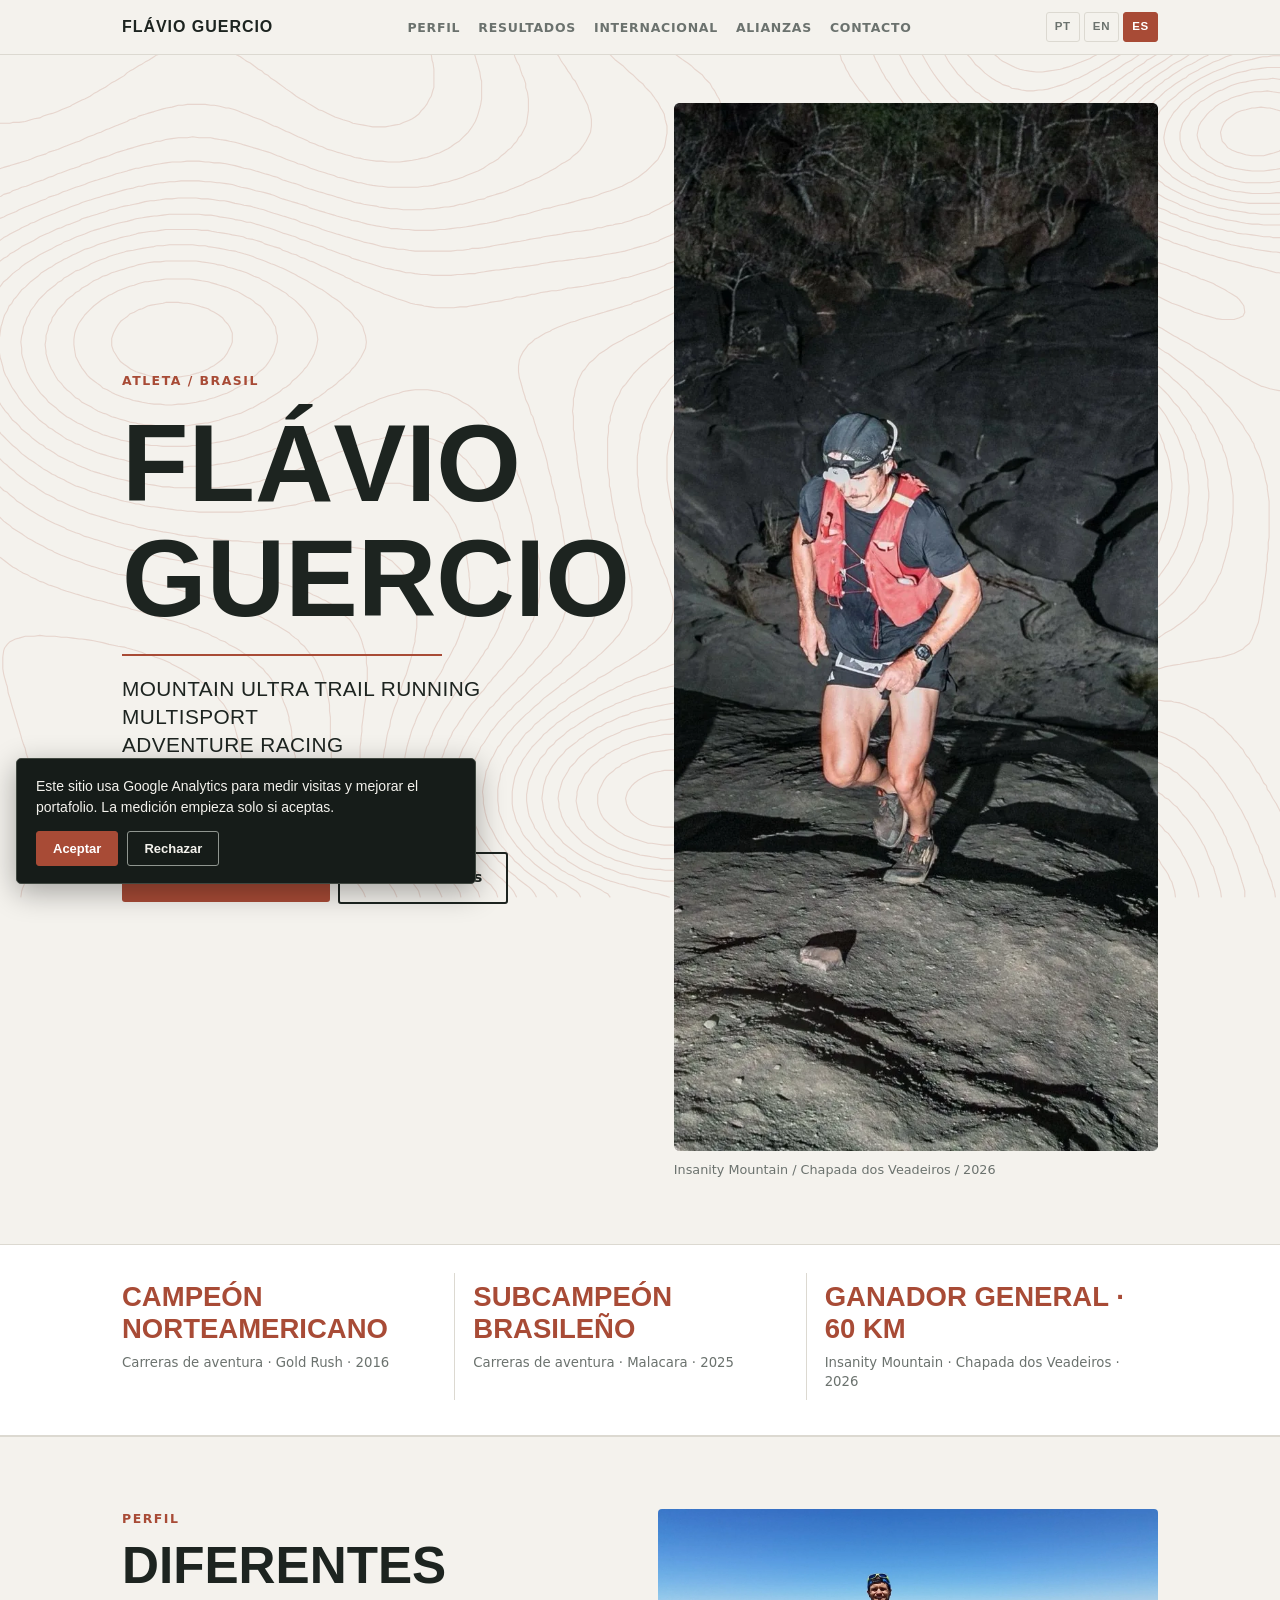
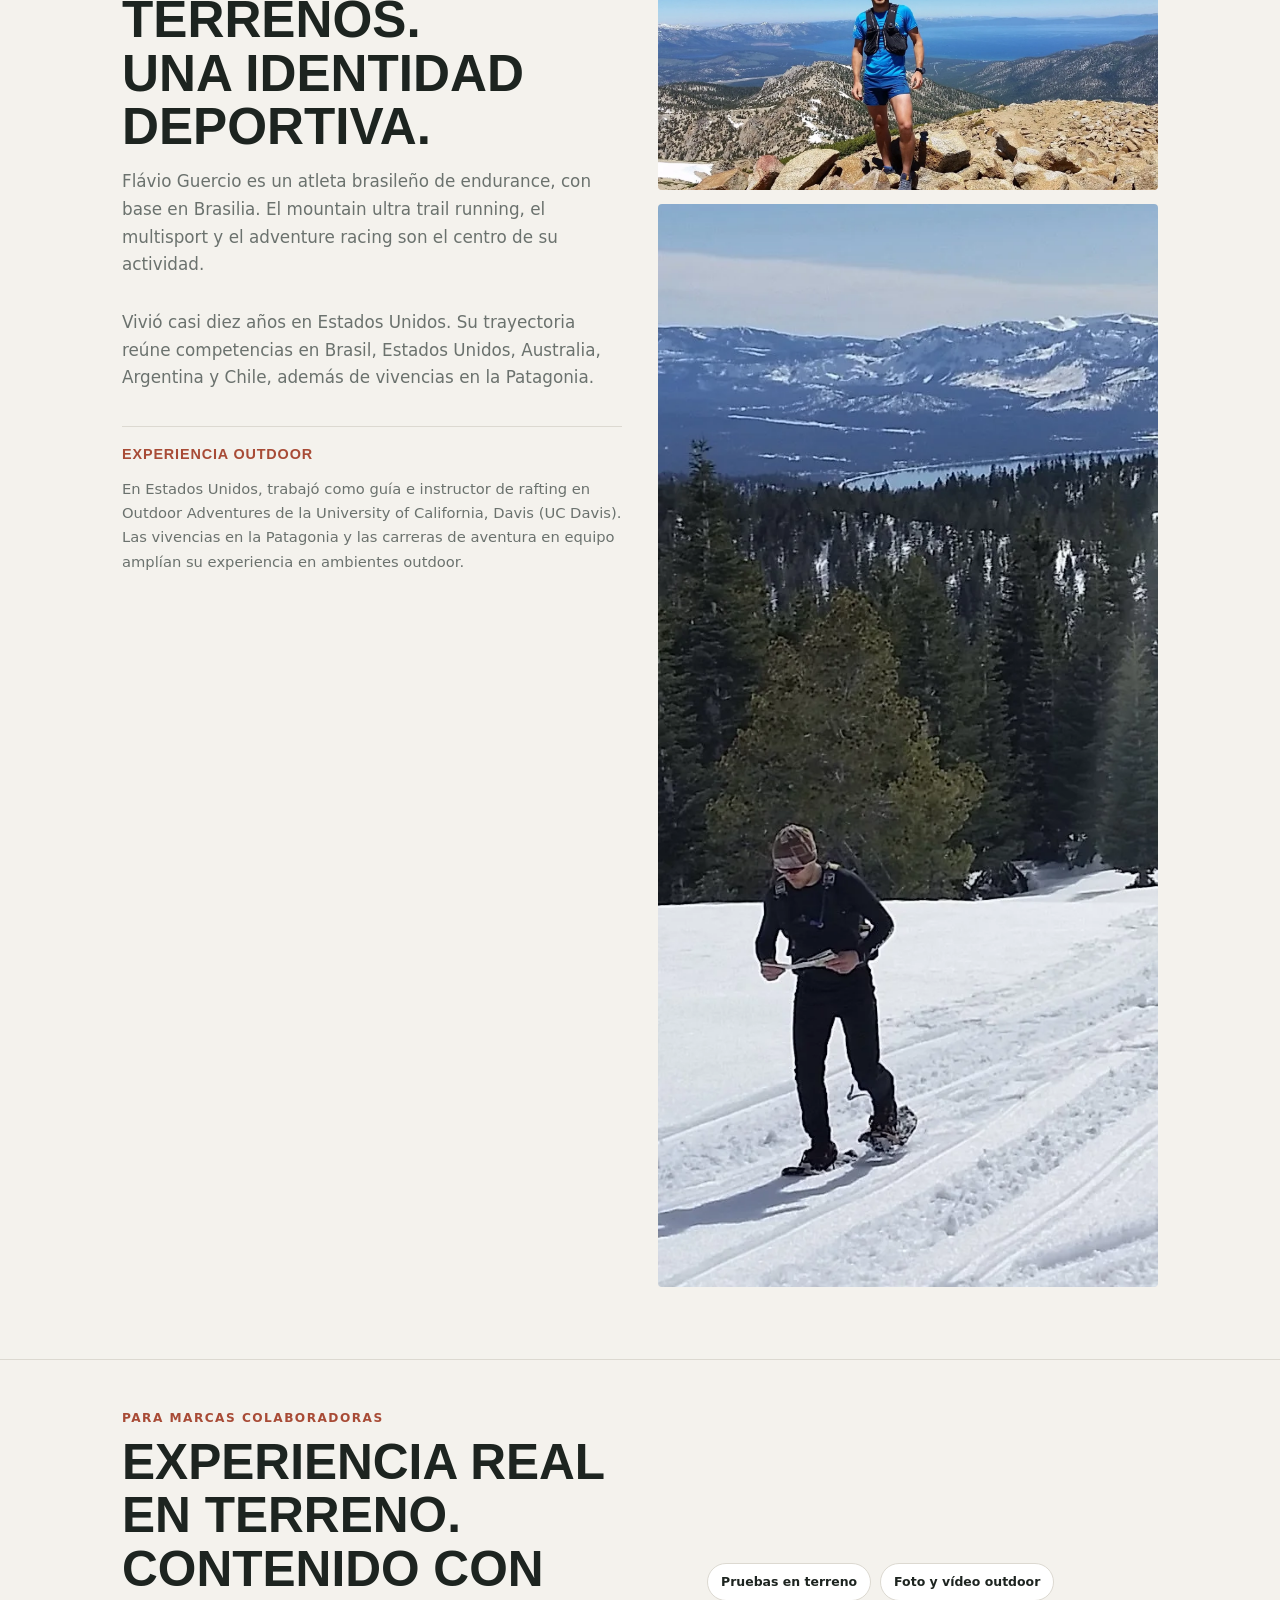
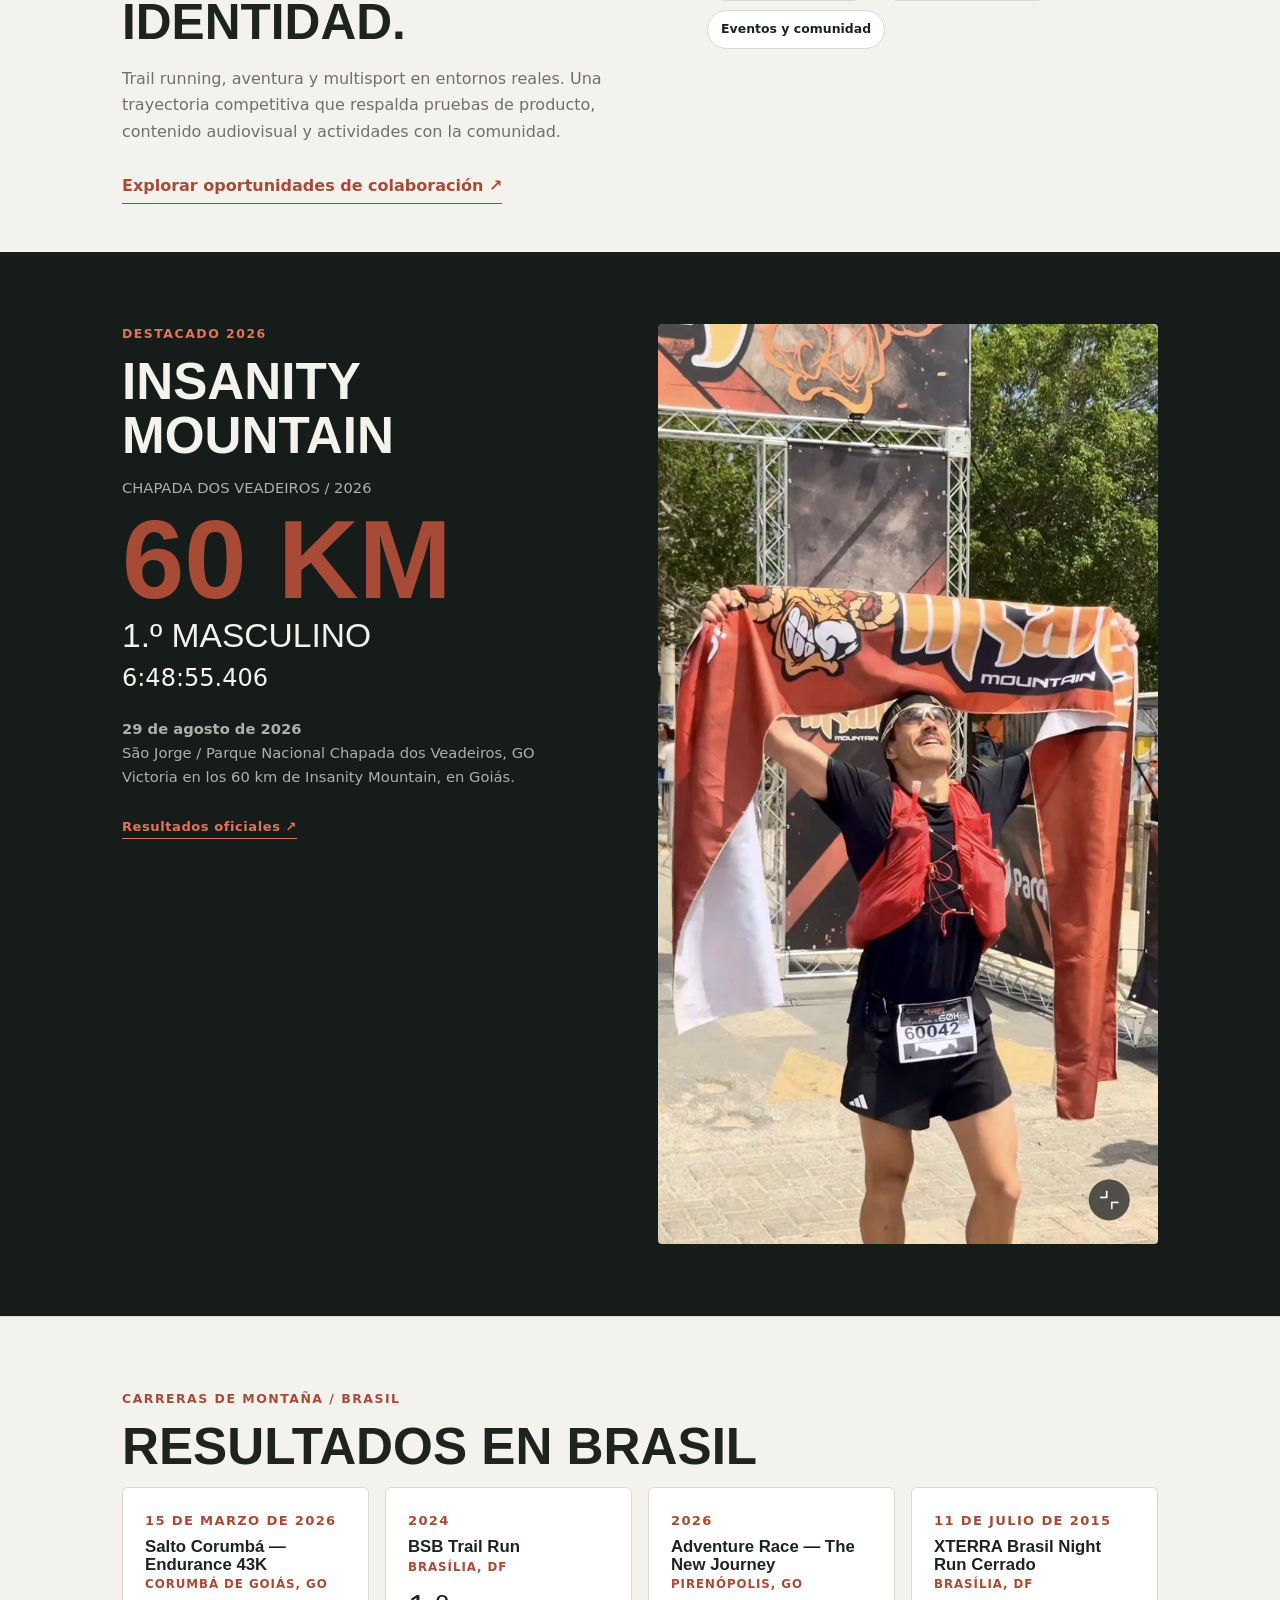
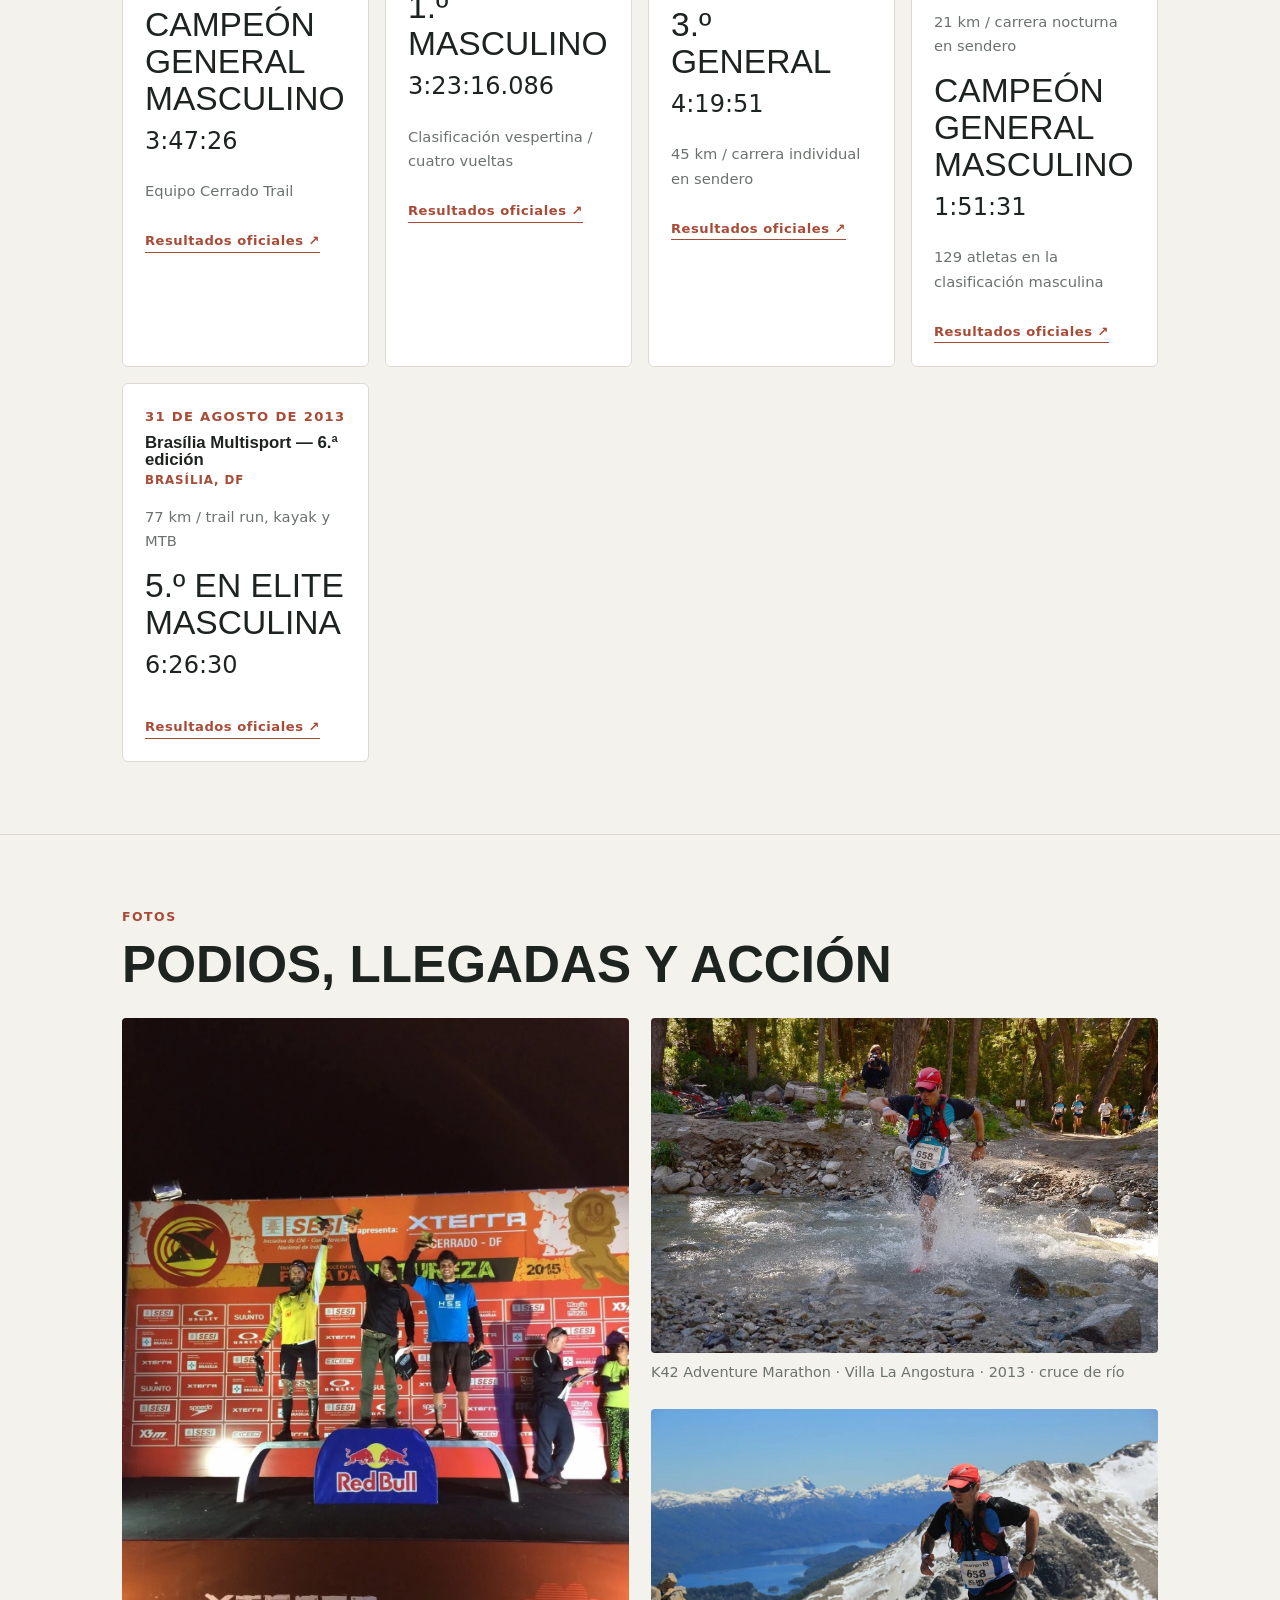
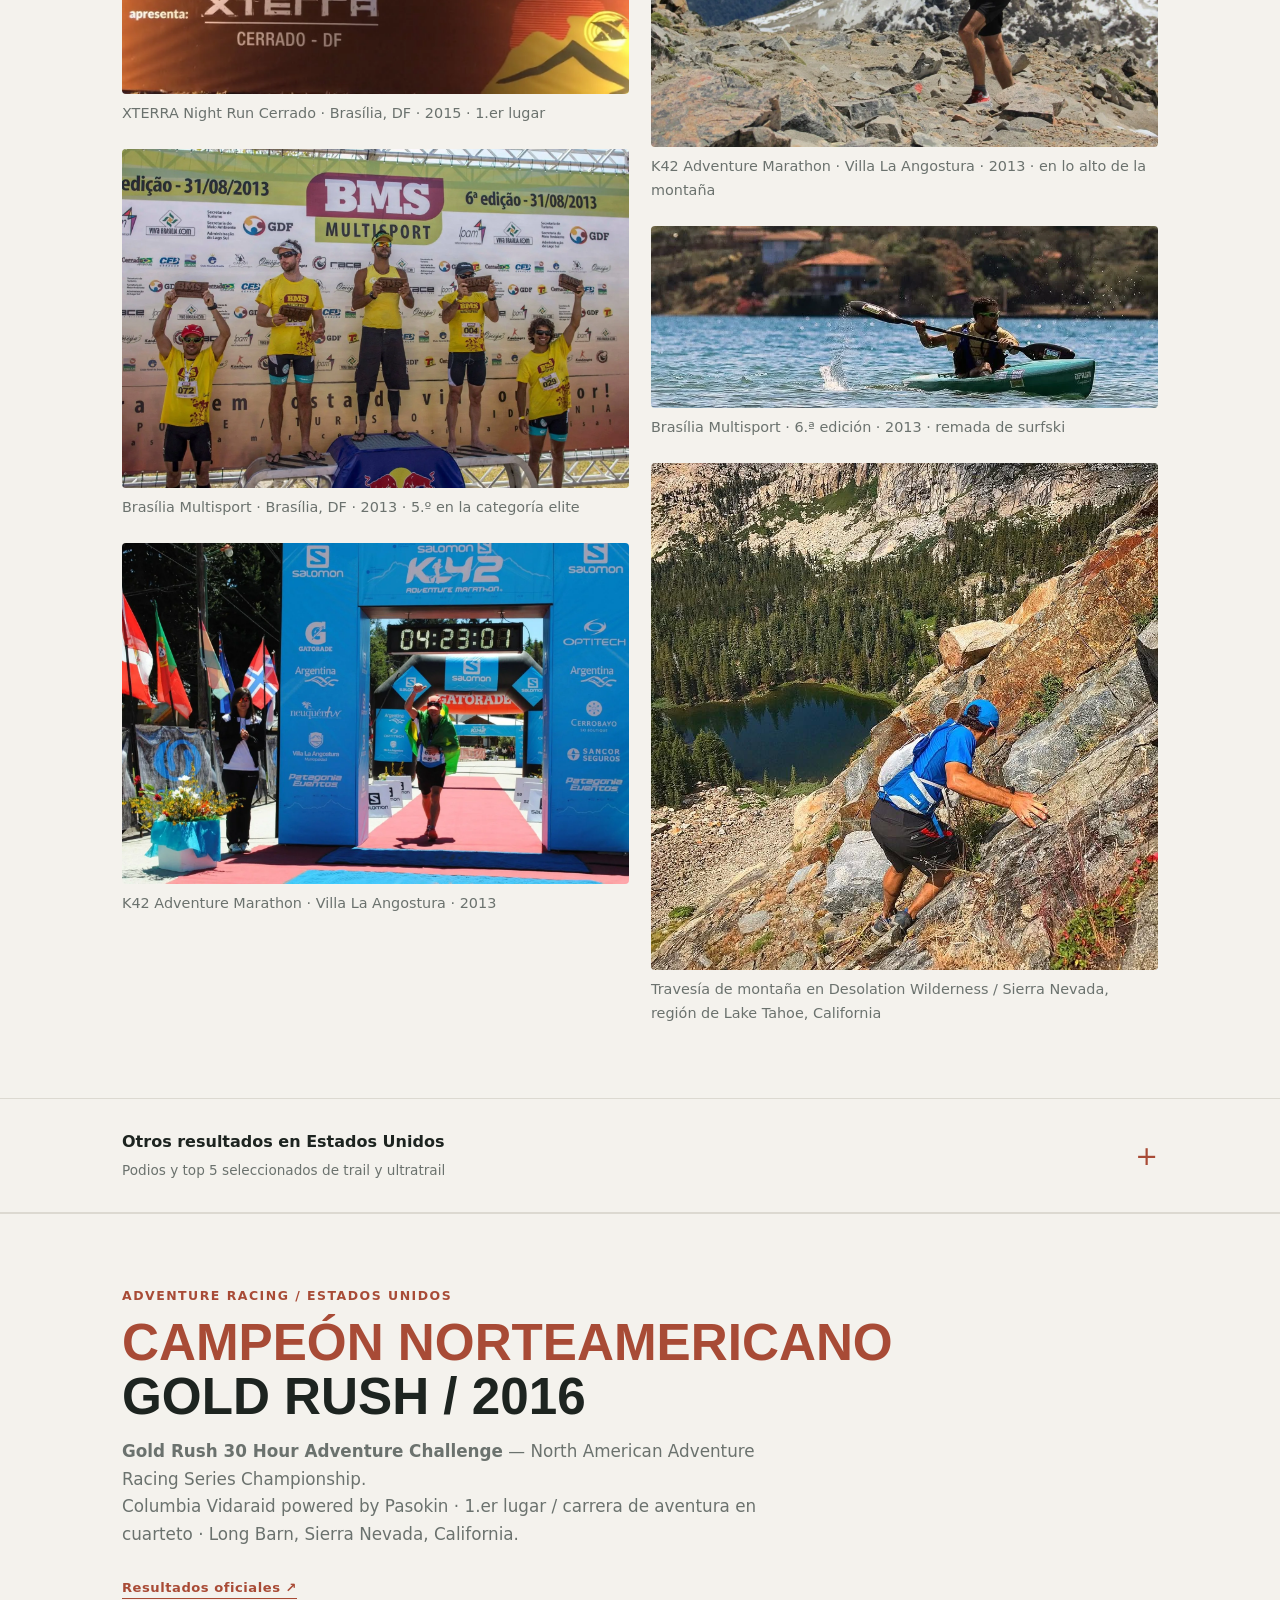
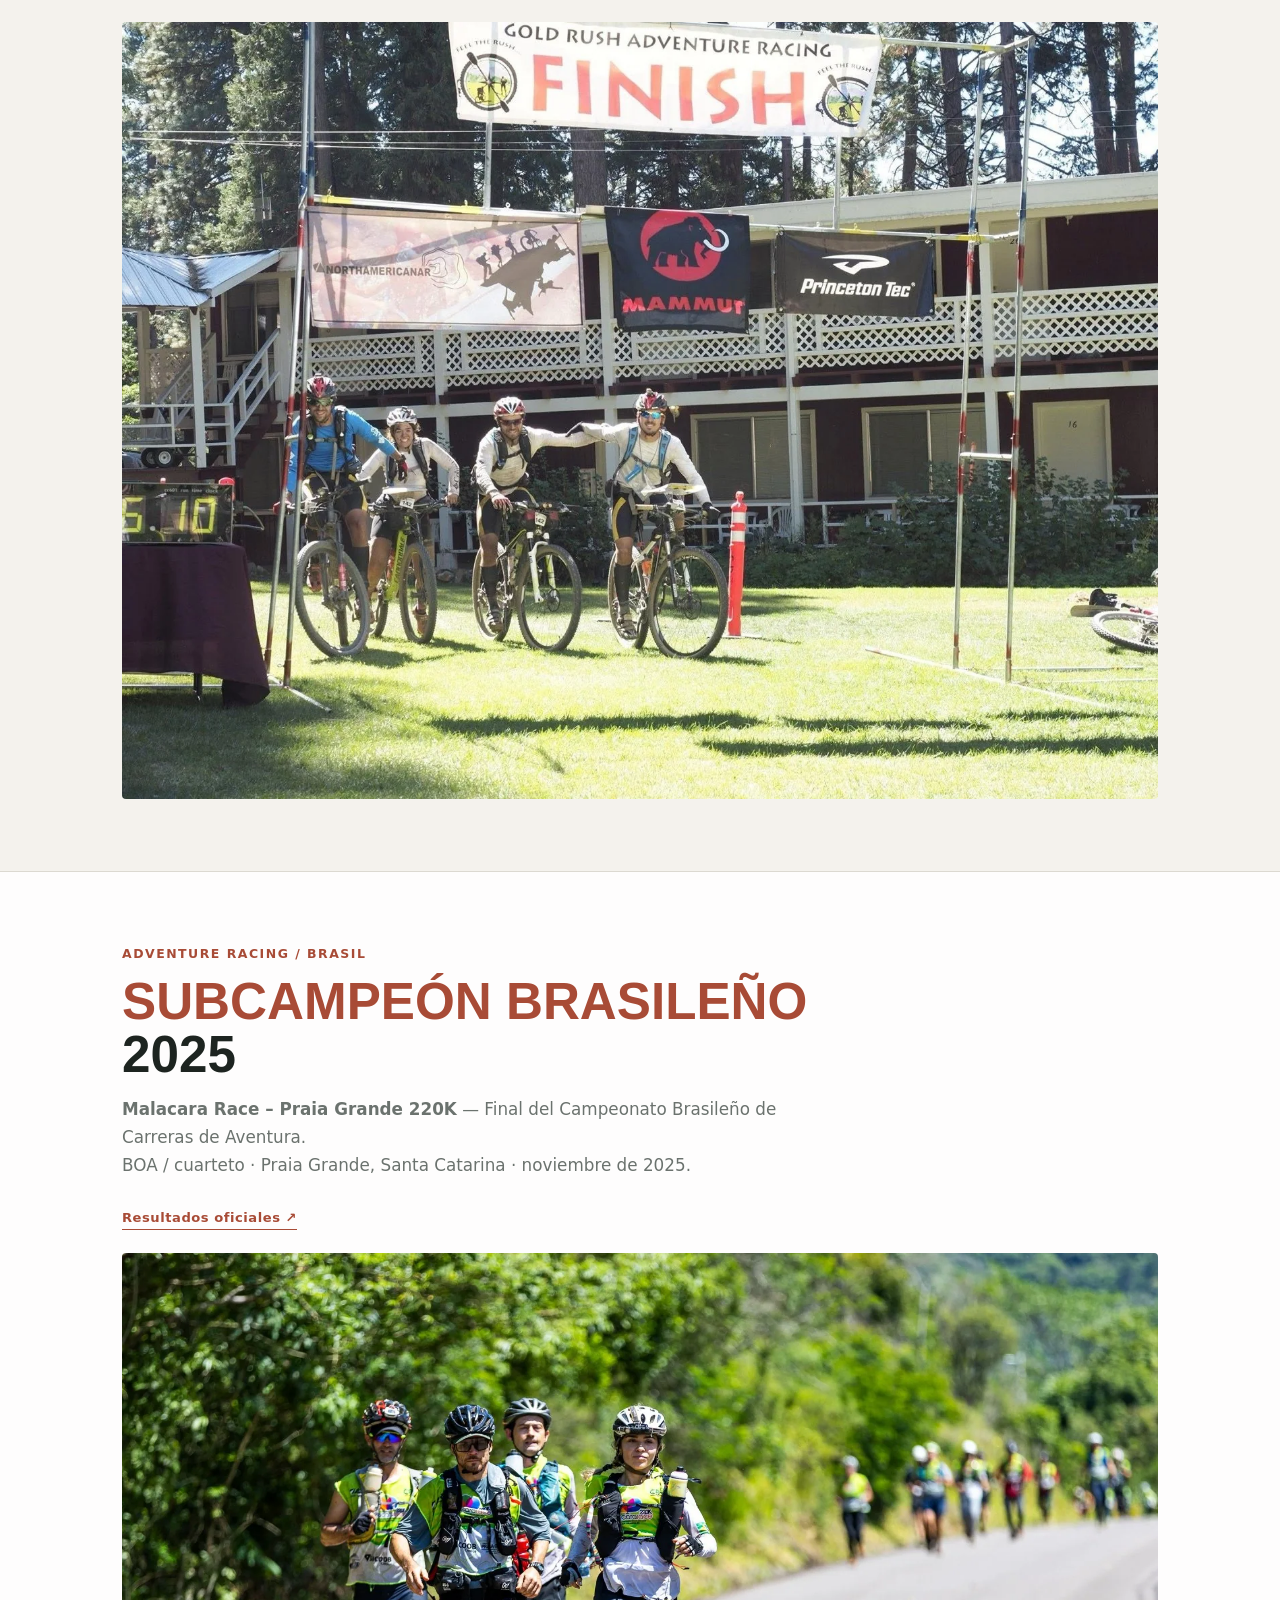
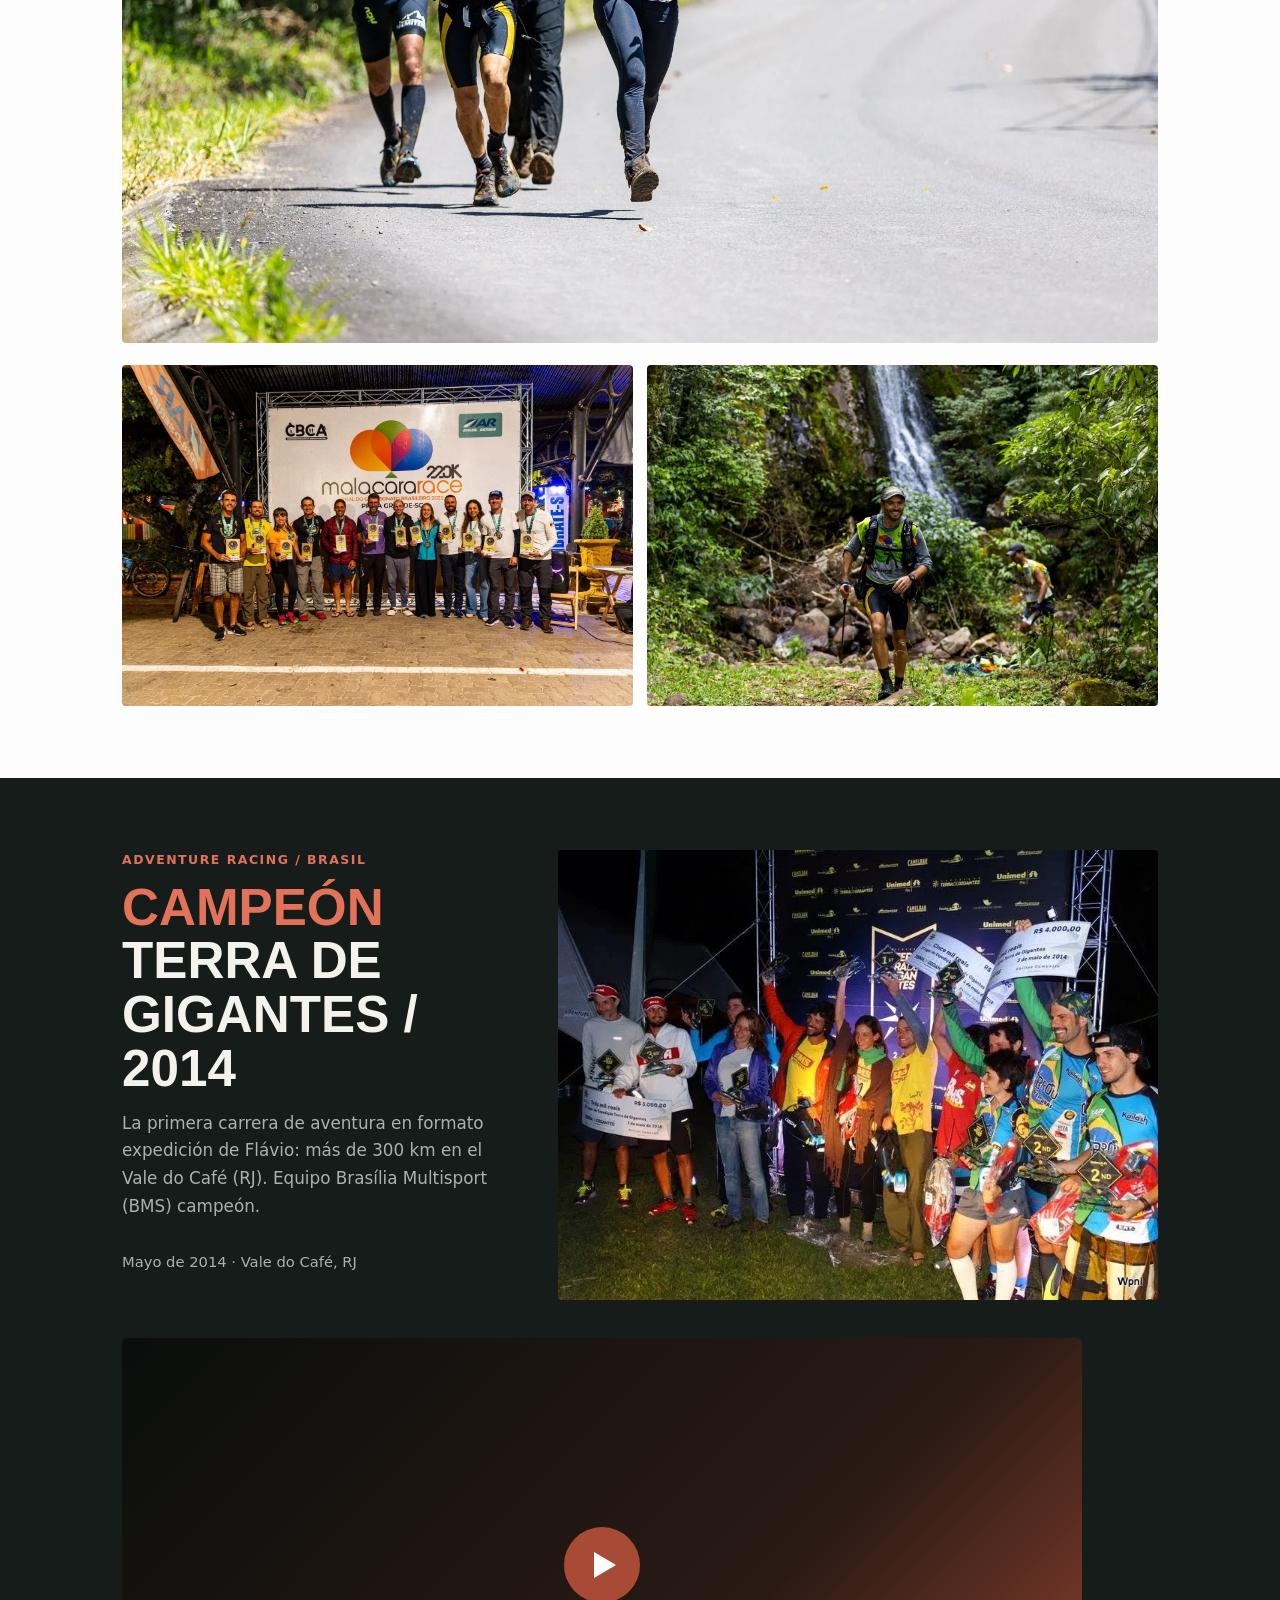
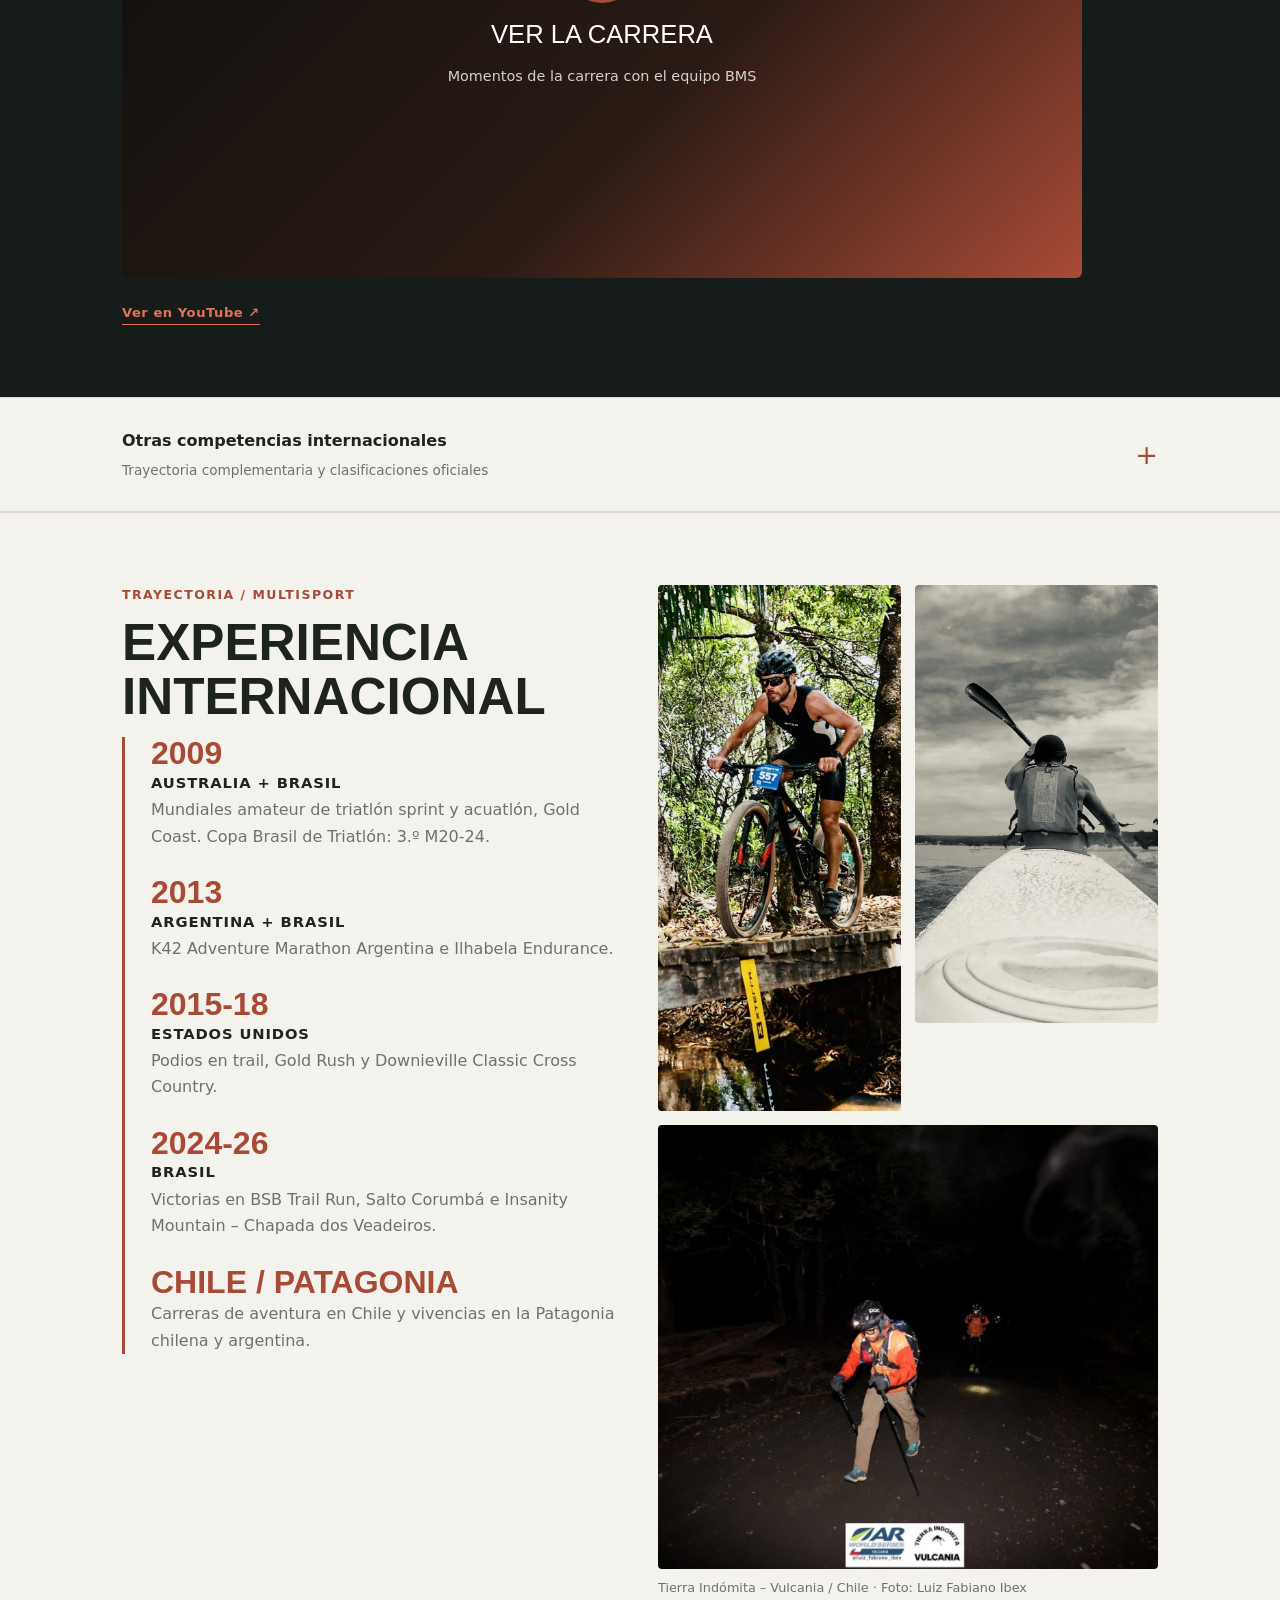
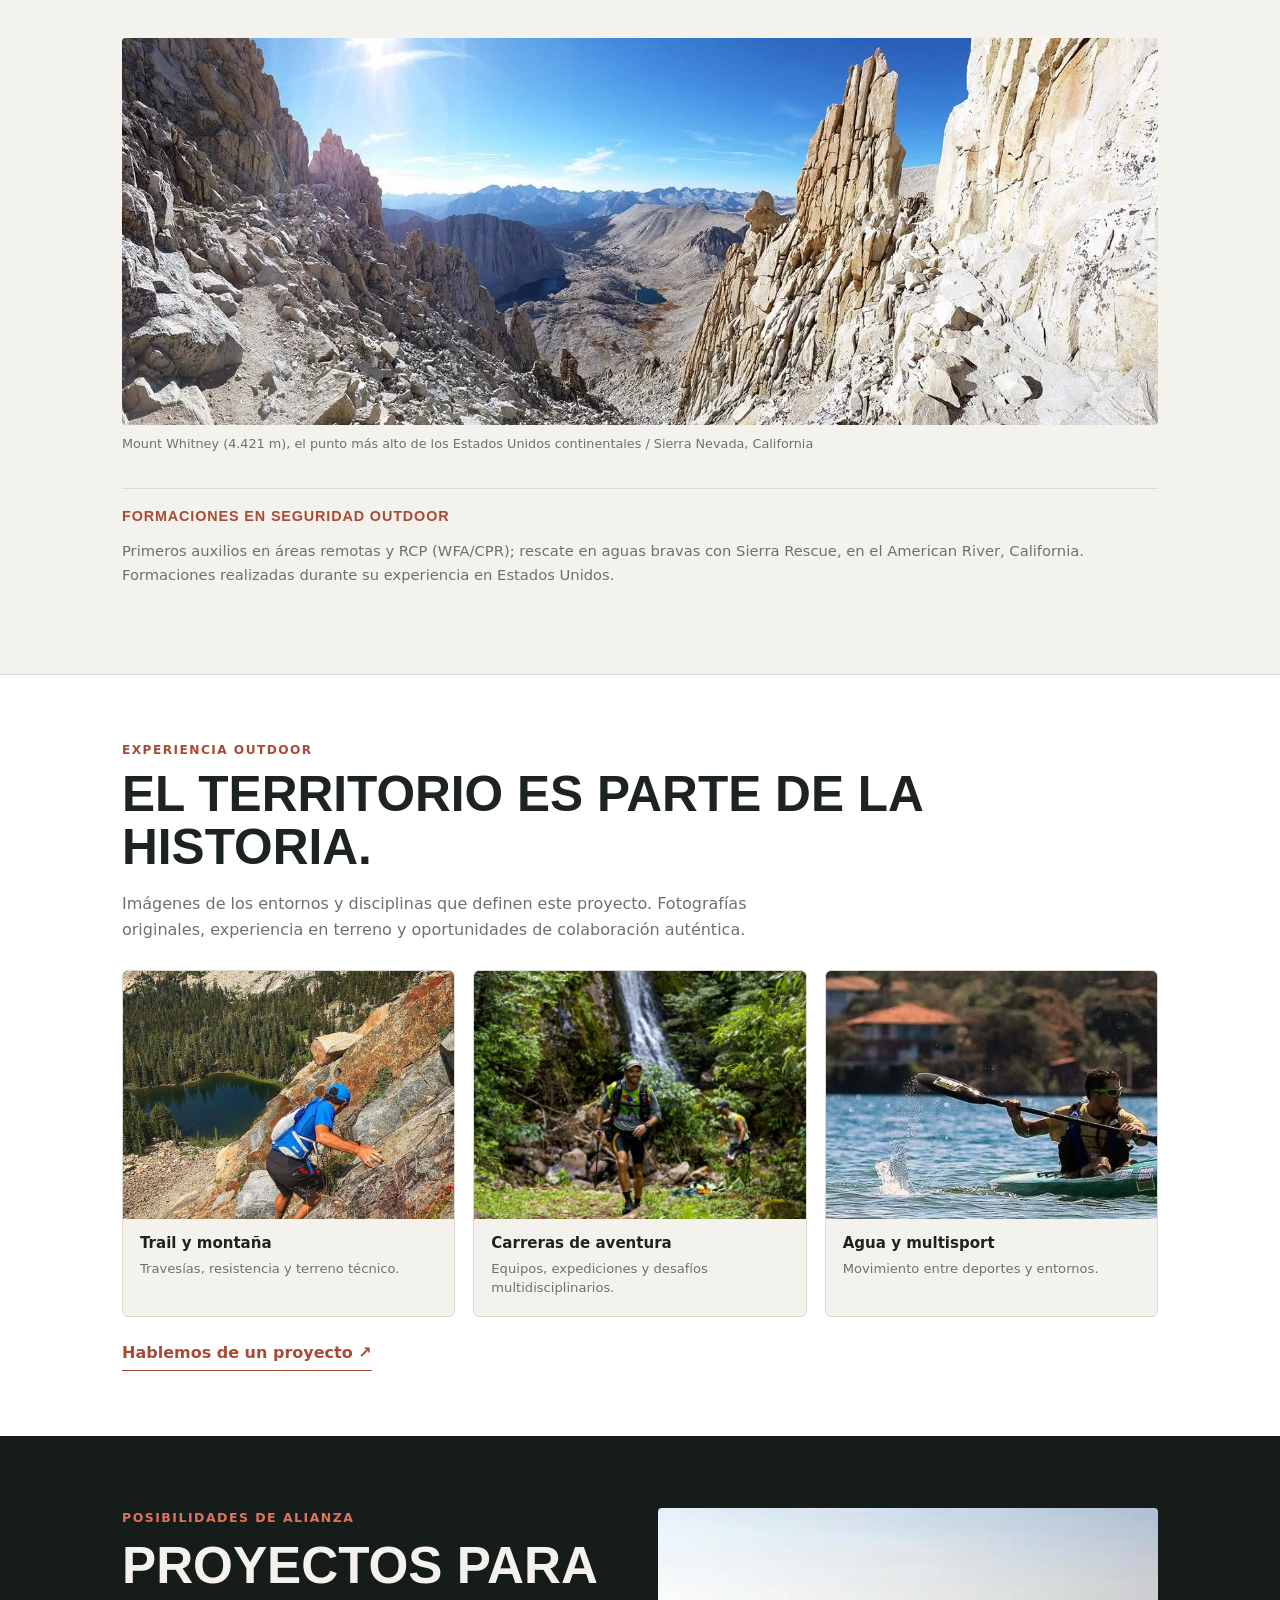
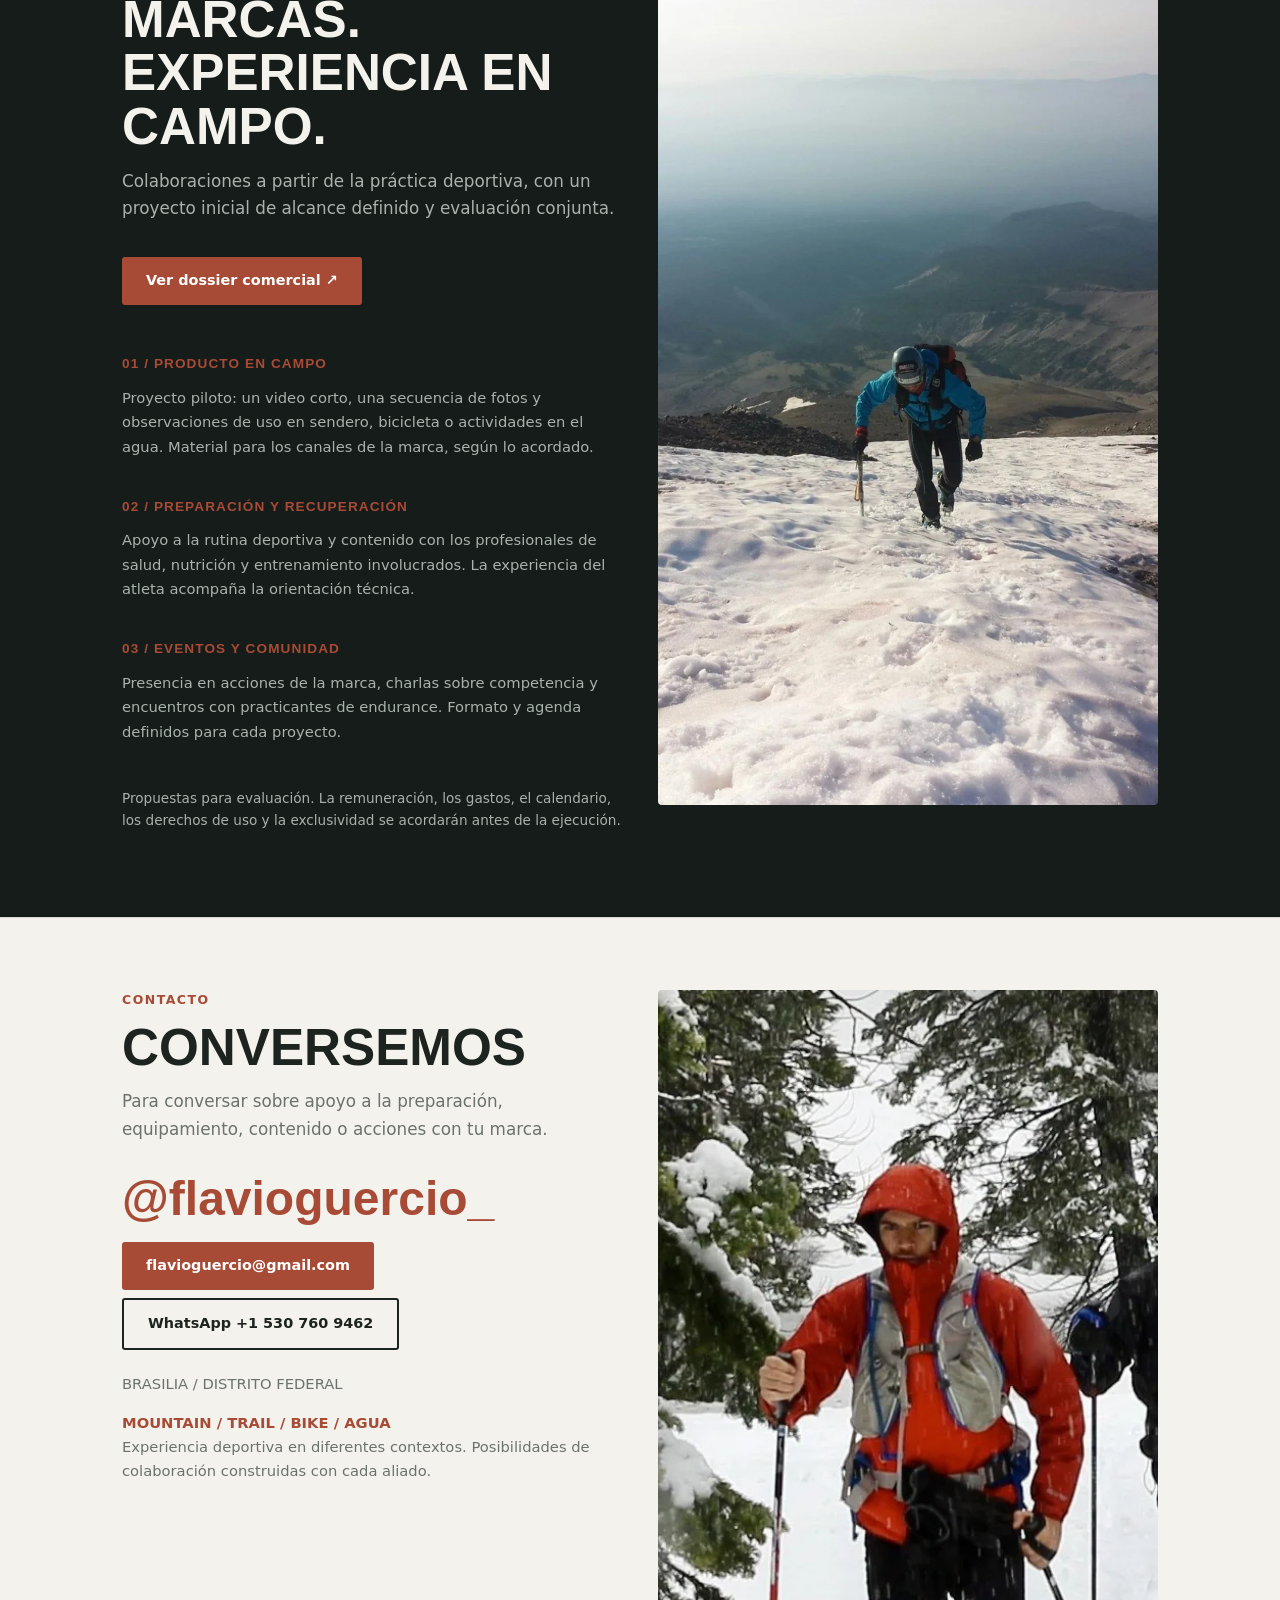
<file: es/index.html>
<!DOCTYPE html>

<html lang="es"><head>
<meta charset="utf-8"/>
<meta content="width=device-width, initial-scale=1, viewport-fit=cover" name="viewport"/>
<title>Flávio Guercio — Atleta de Resistencia | Trail y Aventura</title>
<style>
:root{--bg:#f4f2ed;--surface:#ffffff;--ink:#1d2420;--muted:#6b726e;--line:#dcd9d1;--accent:#a84b36;--dark:#161c19;--dark-ink:#f4f2ed;color-scheme:light;
box-sizing:border-box;padding-top:env(safe-area-inset-top,0px);padding-bottom:env(safe-area-inset-bottom,0px)}
@media (prefers-color-scheme:dark){:root:not([data-theme="light"]){--bg:#101512;--surface:#18201c;--ink:#f1eee8;--muted:#9aa39e;--line:#2a332e;--accent:#e2735a;--dark:#0a0e0c;--dark-ink:#f1eee8;color-scheme:dark}}
:root[data-theme="dark"]{--bg:#101512;--surface:#18201c;--ink:#f1eee8;--muted:#9aa39e;--line:#2a332e;--accent:#e2735a;--dark:#0a0e0c;--dark-ink:#f1eee8;color-scheme:dark}
html{scroll-behavior:smooth;scroll-padding-top:calc(env(safe-area-inset-top,0px) + 60px)}
*{box-sizing:border-box}
body{margin:0;background:var(--bg);color:var(--ink);font-family:Inter,system-ui,-apple-system,"Segoe UI",sans-serif;line-height:1.65}
body::before{content:"";position:fixed;inset:0 0 auto;height:env(safe-area-inset-top,0px);background:var(--bg);z-index:30}
h1,h2,h3,.big{font-family:Oswald,"Arial Narrow",Impact,sans-serif;text-transform:uppercase;line-height:1.05;margin:0;font-weight:600}
img{max-width:100%;height:auto;display:block;border-radius:4px}
a{color:inherit}
.wrap{max-width:1080px;margin:0 auto;padding:0 22px}
nav{position:sticky;top:env(safe-area-inset-top,0px);z-index:20;background:var(--bg);border-bottom:1px solid var(--line)}
nav .wrap{display:flex;justify-content:space-between;align-items:center;height:54px;gap:16px}
nav b{font-family:Oswald,sans-serif;letter-spacing:.06em;white-space:nowrap}
.lang{display:flex;gap:4px}.lang button{font:700 .72rem Inter,sans-serif;letter-spacing:.06em;background:transparent;color:var(--muted);border:1px solid var(--line);border-radius:3px;padding:5px 8px;cursor:pointer}.lang button.on{background:var(--accent);border-color:var(--accent);color:#fff}
nav ul{display:flex;gap:18px;list-style:none;margin:0;padding:0;overflow-x:auto}
nav a{text-decoration:none;font-size:.78rem;font-weight:600;letter-spacing:.06em;text-transform:uppercase;color:var(--muted);white-space:nowrap}
nav a:hover{color:var(--accent)}
.eyebrow{color:var(--accent);font-weight:700;font-size:.78rem;letter-spacing:.12em;text-transform:uppercase}
.hero{padding:48px 0 64px}
.hero .wrap{display:grid;grid-template-columns:1fr 1.05fr;gap:44px;align-items:center}
.hero img{width:100%}
.hero h1{font-size:clamp(3.6rem,10vw,6.8rem);margin:16px 0 18px}
.rule{width:100%;max-width:320px;height:2px;background:var(--accent);margin:0 0 22px}
.hero h3{font-size:1.3rem;font-weight:500;font-family:Inter,sans-serif;letter-spacing:.02em;margin-bottom:6px}
.hero p{color:var(--muted);margin:18px 0 26px}
.btn{display:inline-block;background:var(--accent);color:#fff;padding:12px 24px;border-radius:3px;font-weight:700;text-decoration:none;font-size:.9rem;margin:0 8px 8px 0}
.btn.o{background:transparent;color:var(--ink);border:2px solid var(--ink)}
.cap{color:var(--muted);font-size:.8rem;margin-top:8px}
section{padding:72px 0;border-top:1px solid var(--line)}
section h2{font-size:clamp(2rem,5vw,3.2rem);margin:10px 0 14px}
.lead{max-width:680px;color:var(--muted);font-size:1.05rem;margin:0 0 30px}
.two{display:grid;grid-template-columns:1fr 1fr;gap:36px;align-items:start}
.imgs{display:grid;gap:14px}
.big{font-size:clamp(4rem,12vw,7rem);color:var(--accent)}
.res{font-family:Oswald,sans-serif;font-size:2.1rem;text-transform:uppercase;line-height:1.1}
.time{font-size:1.5rem;font-weight:500;margin:4px 0 18px}
.meta{color:var(--muted);font-size:.92rem}
.grid{display:grid;grid-template-columns:repeat(auto-fit,minmax(240px,1fr));gap:16px}
.card{background:var(--surface);border:1px solid var(--line);border-radius:6px;padding:22px}
.card .yr{color:var(--accent);font-weight:700;font-size:.82rem;letter-spacing:.1em}
.card h3{font-family:Inter,sans-serif;text-transform:none;font-size:1.05rem;font-weight:700;margin:6px 0 2px}
.card .res{margin-top:12px}
.dark{background:var(--dark);color:var(--dark-ink);border:0}
.dark .lead,.dark .meta{color:#a9b2ad}
.dark .eyebrow{color:#e2735a}
.tl{border-left:3px solid var(--accent);padding-left:26px;display:grid;gap:26px}
.tl h3{font-size:2rem;color:var(--accent)}
.tl b{display:block;font-size:.92rem;letter-spacing:.06em}
.tl p{margin:2px 0 0;color:var(--muted)}
.row{display:grid;grid-template-columns:repeat(auto-fit,minmax(200px,1fr));gap:14px;margin-top:22px}
.row{align-items:start}.row img{width:100%}
.note{border-top:1px solid var(--line);margin-top:34px;padding-top:20px}
.note h3{font-family:Inter,sans-serif;font-size:.9rem;color:var(--accent);letter-spacing:.06em;margin-bottom:6px}
.num{display:grid;grid-template-columns:repeat(auto-fit,minmax(220px,1fr));gap:26px;margin:28px 0}
.num h3{font-family:Inter,sans-serif;font-size:.85rem;letter-spacing:.08em;color:var(--accent);margin-bottom:6px}
.topo{position:fixed;inset:0;width:100%;height:100%;z-index:-1;pointer-events:none;color:var(--accent);opacity:.17}
.rl{display:inline-block;margin-top:12px;font-size:.82rem;font-weight:700;color:var(--accent);text-decoration:none;letter-spacing:.04em;border-bottom:1px solid currentColor}.dark .rl{color:#e2735a}
.also{border-top:1px solid var(--line)}.also .r{display:grid;grid-template-columns:90px 1.6fr 1.2fr auto;gap:18px;align-items:center;padding:20px 0;border-bottom:1px solid var(--line)}.also .yr{color:var(--accent);font-weight:700;letter-spacing:.1em;font-size:.85rem}.also h3{font-family:Inter,sans-serif;text-transform:none;font-size:1.05rem;font-weight:700;margin:0 0 2px}.also .res2{font-family:Oswald,sans-serif;font-size:1.5rem;text-transform:uppercase;line-height:1.1}.also .rl{margin:0}@media (max-width:760px){.also .r{grid-template-columns:1fr;gap:6px}}
.card .loc{font-size:.74rem;font-weight:700;letter-spacing:.08em;text-transform:uppercase;color:var(--accent);margin:0 0 6px}
.gal{column-count:2;column-gap:22px}.gal figure{margin:0 0 24px;break-inside:avoid}.gal img{width:100%}.gal figcaption{font-size:.9rem;color:var(--muted);margin-top:8px}.zoom{cursor:zoom-in}.two.wide{grid-template-columns:1fr 1.5fr}#lb{position:fixed;inset:0;background:rgba(0,0,0,.93);display:none;align-items:center;justify-content:center;z-index:50;padding:16px;cursor:zoom-out}#lb.on{display:flex}#lb img{max-width:100%;max-height:100%;object-fit:contain}@media (max-width:760px){.gal{column-count:1}.two.wide{grid-template-columns:1fr}}
.vid{position:relative;aspect-ratio:16/9;border-radius:6px;overflow:hidden;background:linear-gradient(135deg,#0a0e0c,#2a1a14 60%,#a84b36);cursor:pointer;display:flex;align-items:center;justify-content:center;flex-direction:column;gap:10px;color:#fff;text-align:center;padding:20px;max-width:960px;margin:0 auto 0 0}.vid .pl{width:76px;height:76px;border-radius:50%;background:var(--accent);display:flex;align-items:center;justify-content:center}.vid .pl::after{content:"";border-left:22px solid #fff;border-top:13px solid transparent;border-bottom:13px solid transparent;margin-left:6px}.vid .vl{font-family:Oswald,sans-serif;font-size:1.6rem;text-transform:uppercase}.vid .vs{opacity:.8;font-size:.9rem}.vid.on{padding:0;display:block;cursor:default}.vid iframe{position:absolute;inset:0;width:100%;height:100%;border:0}
footer{padding:26px 0;color:var(--muted);font-size:.8rem;border-top:1px solid var(--line)}
footer .wrap{display:flex;justify-content:space-between;flex-wrap:wrap;gap:8px}
@media (max-width:760px){.hero .wrap,.two{grid-template-columns:1fr}}
</style><!-- Outdoor v2: SEO, social sharing, performance. Add before </head>. -->
<meta content="Atleta brasileño de trail de montaña, multisport y carreras de aventura. Resultados oficiales, experiencia internacional y colaboraciones con marcas." name="description"/><meta content="index,follow,max-image-preview:large" name="robots"/><meta content="#161c19" name="theme-color"/><meta content="profile" property="og:type"/><meta content="Flávio Guercio · Endurance" property="og:site_name"/><meta content="Flávio Guercio — Atleta de Resistencia | Trail y Aventura" property="og:title"/><meta content="Atleta brasileño de trail de montaña, multisport y carreras de aventura. Resultados oficiales, experiencia internacional y colaboraciones con marcas." property="og:description"/><meta content="https://guercio.github.io/flavioguercio/es/" property="og:url"/><meta content="https://guercio.github.io/flavioguercio/social-preview-es.jpg" property="og:image"/><meta content="1200" property="og:image:width"/><meta content="630" property="og:image:height"/><meta content="Flávio Guercio corriendo de noche en Chapada dos Veadeiros" property="og:image:alt"/><meta content="es_ES" property="og:locale"/><meta content="summary_large_image" name="twitter:card"/><meta content="Flávio Guercio — Atleta de Resistencia | Trail y Aventura" name="twitter:title"/><meta content="Atleta brasileño de trail de montaña, multisport y carreras de aventura. Resultados oficiales, experiencia internacional y colaboraciones con marcas." name="twitter:description"/><meta content="https://guercio.github.io/flavioguercio/social-preview-es.jpg" name="twitter:image"/><link href="https://guercio.github.io/flavioguercio/es/" rel="canonical"/><link href="https://guercio.github.io/flavioguercio/" hreflang="pt-BR" rel="alternate"/><link href="https://guercio.github.io/flavioguercio/en/" hreflang="en" rel="alternate"/><link href="https://guercio.github.io/flavioguercio/es/" hreflang="es" rel="alternate"/><link href="https://guercio.github.io/flavioguercio/" hreflang="x-default" rel="alternate"/><link href="../favicon.svg" rel="icon" type="image/svg+xml"/><link href="../outdoor-v2.css" rel="stylesheet"/><script type="application/ld+json">{"@context":"https://schema.org","@type":"Person","name":"Flávio Guercio","url":"https://guercio.github.io/flavioguercio/","description":"Brazilian endurance athlete in mountain ultra trail running, multisport and adventure racing.","homeLocation":{"@type":"Place","name":"Brasília, Distrito Federal, Brazil"},"sameAs":["https://www.instagram.com/flavioguercio_/"],"knowsAbout":["Trail running","Adventure racing","Multisport","Outdoor endurance sports"]}</script></head>
<body>
<svg aria-hidden="true" class="topo" preserveaspectratio="xMidYMid slice" viewbox="0 0 1600 1000"><path d="M1366 997L1364 990L1363 987L1360 982L1357 978L1353 974L1350 970L1347 967L1343 965L1340 963L1336 960L1330 957L1327 956L1320 954L1314 953L1310 953L1303 953L1300 953L1293 955L1287 956L1283 958L1278 960L1273 962L1270 964L1266 967L1262 970L1258 973L1254 977L1251 980L1248 983L1246 987L1243 991L1242 997M1222 0L1223 7L1224 10L1227 16L1230 20L1233 23L1237 26L1240 28L1243 30L1250 33L1253 34L1260 35L1267 35L1273 34L1279 33L1283 32L1290 31L1293 29L1300 27L1303 25L1307 23L1313 20L1317 18L1320 16L1323 13L1327 10L1330 7L1333 0M1395 997L1394 990L1393 987L1391 980L1389 977L1387 972L1384 967L1381 963L1379 960L1377 956L1373 952L1370 948L1367 945L1363 942L1360 939L1357 937L1352 933L1347 930L1343 929L1338 927L1333 925L1327 924L1323 923L1317 922L1310 922L1303 923L1300 924L1293 925L1288 927L1283 928L1279 930L1273 933L1270 934L1266 937L1261 940L1257 943L1253 945L1250 948L1247 951L1243 954L1240 957L1237 961L1233 964L1230 968L1227 973L1224 977L1222 980L1220 983L1217 990L1216 993M1191 0L1192 7L1193 13L1194 17L1196 23L1198 27L1200 30L1203 35L1207 39L1210 42L1213 45L1217 48L1220 50L1226 53L1230 55L1236 57L1240 58L1247 59L1253 59L1260 59L1267 58L1273 57L1277 56L1283 54L1287 53L1293 50L1297 49L1302 47L1307 45L1310 43L1316 40L1320 38L1323 36L1327 33L1333 30L1337 27L1340 25L1343 22L1347 20L1351 17L1354 13L1358 10L1360 7L1363 0M1421 997L1420 991L1419 987L1417 980L1416 977L1413 970L1412 967L1410 963L1407 957L1405 953L1403 950L1400 944L1397 940L1395 937L1392 933L1390 930L1387 926L1383 923L1380 919L1377 916L1373 913L1369 910L1364 907L1360 905L1357 903L1350 900L1347 899L1340 897L1337 896L1330 895L1323 894L1317 894L1310 895L1303 896L1299 897L1293 898L1288 900L1283 902L1279 903L1273 906L1270 908L1266 910L1261 913L1257 916L1253 918L1250 921L1247 923L1243 927L1239 930L1235 933L1232 937L1228 940L1225 943L1222 947L1219 950L1217 953L1213 958L1210 962L1207 967L1205 970L1203 973L1200 979L1198 983L1196 987L1194 993M1166 0L1167 5L1167 10L1168 17L1170 23L1171 27L1173 32L1175 37L1177 40L1180 45L1183 49L1186 53L1190 57L1193 60L1197 63L1200 66L1203 68L1207 70L1213 73L1217 75L1222 77L1227 78L1233 79L1240 80L1247 80L1253 79L1260 78L1267 77L1270 76L1277 74L1280 73L1287 70L1290 69L1295 67L1300 65L1303 63L1309 60L1313 58L1317 56L1322 53L1327 50L1330 48L1333 46L1338 43L1343 40L1347 38L1350 36L1353 33L1358 30L1363 27L1367 24L1370 21L1373 18L1377 15L1380 12L1383 8L1386 3L1387 0M1446 997L1445 990L1443 983L1442 980L1440 973L1439 970L1437 963L1435 960L1433 955L1431 950L1430 947L1427 940L1425 937L1423 933L1420 928L1417 923L1415 920L1413 917L1410 913L1407 909L1403 905L1400 901L1397 897L1393 894L1390 891L1387 888L1383 886L1380 883L1375 880L1370 877L1367 876L1361 873L1357 872L1352 870L1347 869L1340 868L1333 867L1327 867L1320 867L1313 868L1307 869L1302 870L1297 872L1291 873L1287 875L1283 877L1277 879L1273 881L1269 883L1263 887L1260 889L1257 891L1253 893L1248 897L1244 900L1240 903L1237 906L1233 909L1230 912L1227 915L1223 919L1220 922L1217 926L1213 929L1210 933L1207 937L1205 940L1202 943L1200 947L1197 951L1193 956L1191 960L1189 963L1187 967L1183 973L1181 977L1180 980L1177 987L1176 990L1175 997M106 0L104 7L103 10L100 17L99 20L97 24L93 30L92 33L90 37L87 42L84 47L83 50L80 55L77 60L76 63L73 68L71 73L69 77L67 83L65 87L63 92L62 97L60 103L60 107L60 113L60 117L62 123L64 127L68 130L73 133L77 134L83 136L89 137L93 137L100 137L103 136L110 136L117 135L123 133L127 132L133 131L137 129L143 127L147 126L153 124L157 122L162 120L167 118L170 116L176 113L180 111L183 110L189 107L193 104L197 102L200 100L206 97L210 94L213 92L217 90L222 87L227 84L230 81L233 79L237 77L243 73L247 71L250 69L254 67L260 63L263 61L267 60L273 57L277 55L281 53L287 52L293 50L297 49L303 49L310 48L317 49L323 50L327 51L333 53L337 54L343 57L347 58L350 60L356 63L360 66L363 68L367 70L371 73L376 77L380 79L383 82L387 84L390 87L395 90L399 93L403 96L407 99L410 101L413 103L418 107L423 110L427 112L430 114L435 117L440 120L443 122L447 123L453 126L457 128L461 130L467 132L470 133L477 135L481 137L487 138L493 139L498 140L503 141L510 141L517 141L522 140L527 139L533 138L537 136L543 134L547 132L550 130L554 127L557 123L560 120L563 116L566 110L568 107L570 100L571 97L571 90L571 83L571 77L570 70L569 67L568 60L567 55L565 50L563 45L561 40L560 37L557 30L555 27L553 23L550 17L549 13L547 8L545 3M1144 0L1144 7L1145 13L1146 20L1147 24L1148 30L1150 35L1152 40L1154 43L1157 49L1159 53L1161 57L1163 60L1167 64L1170 68L1173 72L1177 75L1180 78L1183 81L1187 84L1191 87L1196 90L1200 92L1203 94L1210 96L1213 98L1220 99L1224 100L1230 101L1237 101L1243 100L1247 100L1253 99L1260 97L1263 96L1270 94L1273 93L1279 90L1283 88L1287 87L1293 84L1297 82L1300 80L1306 77L1310 75L1313 73L1318 70L1323 67L1327 65L1330 63L1335 60L1340 57L1343 55L1347 53L1351 50L1356 47L1360 44L1363 42L1367 39L1371 37L1375 33L1380 30L1383 28L1387 25L1390 22L1393 20L1397 17L1401 13L1404 10L1407 7L1410 0M0 678L7 678L11 677L17 674L20 673L24 670L27 666L30 660L30 657L30 650L30 644L29 640L28 633L27 627L26 623L24 617L23 613L20 607L19 603L17 597L15 593L13 588L11 583L9 580L7 576L3 572L0 570M429 997L427 992L423 988L420 985L417 983L413 980L409 977L404 973L400 970L397 967L393 964L390 961L387 957L384 953L381 950L379 947L377 943L373 937L372 933L370 929L368 923L367 919L365 913L364 907L363 903L362 897L361 890L360 883L360 878L360 873L359 867L359 860L358 853L357 847L357 840L356 837L355 830L354 823L353 820L351 813L350 809L348 803L347 800L344 793L342 790L340 787L337 782L333 778L330 773L327 770L324 767L320 763L317 760L313 758L310 755L307 753L302 750L297 747L293 745L290 743L284 740L280 738L277 736L270 733L267 732L261 730L257 728L251 727L247 725L241 723L237 722L230 720L227 719L220 718L215 717L210 716L203 714L198 713L193 712L187 711L180 710L177 710L170 709L163 708L157 708L150 707L143 707L140 707L133 706L127 707L123 707L117 707L110 709L106 710L100 713L97 716L94 720L93 723L92 730L92 737L92 743L93 749L94 753L96 760L97 763L98 770L100 776L101 780L103 787L104 790L106 797L107 800L109 807L110 810L112 817L113 821L115 827L117 832L118 837L120 843L121 847L122 853L123 858L124 863L126 870L127 875L128 880L128 887L129 893L130 900L130 903L130 910L130 917L130 922L130 927L129 933L128 940L127 947L126 950L125 957L123 961L121 967L120 971L118 977L117 980L114 987L113 990L112 997M1472 997L1472 990L1470 983L1469 980L1467 973L1466 970L1464 963L1463 960L1460 953L1459 950L1457 944L1455 940L1453 936L1451 930L1449 927L1447 922L1444 917L1442 913L1440 910L1437 904L1434 900L1432 897L1429 893L1427 890L1423 886L1420 881L1417 878L1413 874L1410 871L1407 868L1403 865L1400 862L1397 859L1393 857L1388 853L1383 851L1380 849L1375 847L1370 845L1366 843L1360 842L1353 840L1350 840L1343 839L1337 839L1330 839L1323 840L1320 840L1313 841L1307 843L1303 844L1297 846L1293 847L1287 850L1283 852L1280 853L1273 856L1270 858L1267 860L1262 863L1257 866L1253 869L1250 871L1247 874L1243 877L1238 880L1234 883L1231 887L1227 890L1223 893L1220 897L1217 900L1214 903L1210 907L1207 910L1205 913L1202 917L1199 920L1196 923L1193 927L1190 932L1187 937L1184 940L1182 943L1180 947L1177 952L1174 957L1172 960L1170 964L1167 970L1165 973L1163 977L1161 983L1159 987L1158 993M42 0L40 7L39 10L37 14L33 19L30 23L27 27L25 30L22 33L19 37L16 40L12 43L8 47L3 49M1122 0L1122 7L1123 13L1123 19L1124 23L1126 30L1127 34L1129 40L1130 43L1133 50L1134 53L1137 58L1140 63L1142 67L1144 70L1147 74L1150 78L1153 82L1157 86L1160 89L1163 93L1167 96L1170 99L1173 102L1177 104L1180 107L1185 110L1190 113L1193 115L1197 117L1203 120L1207 121L1213 123L1217 124L1223 125L1230 125L1237 124L1243 123L1247 122L1253 120L1257 119L1262 117L1267 115L1270 113L1276 110L1280 108L1283 106L1287 103L1293 100L1297 98L1300 96L1304 93L1309 90L1313 87L1317 85L1320 83L1325 80L1330 77L1333 75L1337 72L1340 70L1346 67L1350 64L1353 62L1357 59L1361 57L1366 53L1370 51L1373 49L1377 46L1381 43L1386 40L1390 37L1393 35L1397 33L1401 30L1405 27L1410 23L1413 21L1417 18L1420 16L1423 13L1427 9L1430 5L1432 0M0 219L7 217L10 216L16 213L20 211L23 210L30 207L33 206L40 203L43 202L49 200L53 199L59 197L63 195L70 193L73 192L80 190L83 189L90 187L93 186L100 184L103 183L110 181L113 180L120 178L123 177L130 174L133 173L140 171L143 169L150 167L153 166L160 163L163 162L168 160L173 158L177 157L183 154L187 152L193 150L197 148L201 147L207 144L210 143L217 140L220 139L225 137L230 135L233 133L240 131L243 129L250 127L253 126L260 124L263 123L270 121L274 120L280 119L287 117L292 117L297 116L303 116L310 116L317 116L323 117L327 117L333 118L340 120L343 120L350 122L353 123L360 126L363 127L370 130L373 131L379 133L383 135L387 137L393 140L397 141L401 143L407 146L410 147L416 150L420 152L423 153L430 156L433 158L439 160L443 162L447 163L453 166L457 167L463 169L467 170L473 172L478 173L483 175L490 176L493 177L500 178L507 179L513 179L520 180L527 180L533 180L540 179L547 178L553 177L557 176L563 175L568 173L573 171L577 170L583 167L587 165L590 163L594 160L599 157L603 153L606 150L609 147L612 143L614 140L617 135L619 130L620 127L622 120L623 116L624 110L624 103L624 97L624 90L623 87L622 80L620 73L619 70L617 63L616 60L614 53L613 50L610 43L609 40L607 36L604 30L603 27L600 21L598 17L596 13L594 7L593 3M0 756L5 757L10 759L13 761L17 764L20 767L24 770L27 773L30 777L33 781L37 785L40 790L42 793L45 797L47 800L50 806L52 810L54 813L57 819L58 823L60 827L63 833L64 837L66 843L67 847L69 853L70 857L72 863L73 870L73 873L74 880L75 887L76 893L76 900L76 907L76 913L75 920L74 927L73 931L72 937L71 943L70 947L68 953L66 957L64 963L63 967L60 973L58 977L57 980L54 987L52 990L51 997M495 997L493 992L490 987L487 983L484 980L481 977L478 973L475 970L472 967L469 963L466 960L463 957L460 953L457 948L453 944L450 940L448 937L446 933L443 929L440 923L438 920L437 917L433 910L432 907L430 902L428 897L427 892L425 887L423 880L423 877L421 870L420 864L419 860L418 853L417 847L417 840L416 837L415 830L414 823L413 817L413 813L412 807L410 800L410 797L408 790L407 787L404 780L403 777L400 770L398 767L396 763L393 759L390 754L387 750L384 747L381 743L377 740L374 737L370 733L367 731L363 728L360 726L356 723L351 720L347 718L343 716L339 713L333 711L330 709L325 707L320 704L317 703L310 700L307 699L300 697L297 695L291 693L287 692L281 690L277 689L270 687L267 686L260 684L257 683L250 681L247 680L240 678L235 677L230 675L223 674L220 673L213 671L209 670L203 668L197 667L193 666L187 664L183 663L177 661L173 660L167 658L163 657L157 655L153 653L147 651L143 650L137 647L133 646L128 643L123 641L120 639L115 637L110 634L107 632L103 630L99 627L94 623L90 620L87 618L83 615L80 612L77 609L73 605L70 602L67 598L63 595L60 591L57 587L54 583L51 580L49 577L46 573L43 569L40 564L37 560L35 557L33 553L30 549L27 544L24 540L22 537L20 533L17 528L14 523L11 520L9 517L5 513L0 510M1506 997L1505 990L1503 985L1502 980L1500 975L1498 970L1497 966L1494 960L1493 957L1491 950L1489 947L1487 940L1485 937L1483 932L1481 927L1479 923L1477 918L1475 913L1473 910L1470 904L1468 900L1466 897L1463 892L1460 887L1458 883L1456 880L1453 876L1450 871L1447 867L1444 863L1442 860L1439 857L1436 853L1433 850L1430 846L1427 843L1423 840L1420 837L1416 833L1411 830L1407 827L1403 825L1400 823L1395 820L1390 818L1387 817L1380 814L1377 813L1370 812L1363 811L1357 810L1353 810L1347 810L1343 810L1337 811L1330 811L1323 813L1320 813L1313 815L1309 817L1303 818L1299 820L1293 822L1290 824L1284 827L1280 829L1277 830L1271 833L1267 836L1263 838L1260 840L1255 843L1251 847L1247 850L1243 852L1240 855L1237 857L1233 860L1230 863L1226 867L1222 870L1219 873L1215 877L1212 880L1209 883L1206 887L1203 890L1200 893L1197 897L1193 901L1190 905L1187 910L1184 913L1182 917L1179 920L1177 924L1173 928L1170 933L1168 937L1166 940L1163 944L1160 950L1158 953L1156 957L1153 962L1151 967L1150 970L1147 976L1145 980L1143 985L1142 990L1141 997M1323 283L1321 287L1323 293L1326 297L1329 300L1333 303L1337 307L1340 309L1343 311L1347 314L1352 317L1357 320L1360 321L1363 323L1370 327L1373 328L1377 330L1383 333L1387 335L1391 337L1397 339L1400 340L1407 343L1410 344L1416 347L1420 348L1426 350L1430 351L1437 353L1440 354L1447 355L1453 355L1460 355L1466 353L1470 351L1472 347L1471 340L1469 337L1466 333L1463 330L1458 327L1453 324L1450 322L1446 320L1440 317L1437 315L1432 313L1427 311L1423 310L1417 307L1413 306L1408 303L1403 302L1399 300L1393 298L1390 297L1383 294L1380 293L1373 291L1370 290L1363 287L1360 286L1353 285L1349 283L1343 282L1337 281L1330 281L1323 283M1099 0L1100 7L1100 12L1100 17L1101 23L1103 30L1104 33L1105 40L1107 44L1109 50L1110 53L1113 60L1115 63L1117 67L1120 72L1123 77L1125 80L1127 83L1130 87L1133 91L1137 96L1140 100L1143 103L1146 107L1150 110L1153 113L1156 117L1160 120L1163 123L1167 126L1170 129L1173 132L1177 135L1180 137L1183 140L1188 143L1193 147L1197 149L1200 152L1203 154L1209 157L1213 159L1217 160L1223 162L1230 163L1237 162L1243 160L1247 158L1250 155L1253 153L1257 150L1261 147L1264 143L1268 140L1272 137L1276 133L1280 130L1283 127L1287 124L1290 121L1293 118L1297 116L1300 113L1304 110L1308 107L1312 103L1317 100L1320 98L1323 95L1327 93L1330 90L1335 87L1340 83L1343 81L1347 79L1350 76L1355 73L1360 70L1363 67L1367 65L1370 63L1375 60L1380 57L1383 55L1387 52L1390 50L1396 47L1400 44L1403 42L1407 40L1411 37L1417 33L1420 31L1423 29L1427 27L1432 23L1437 20L1440 18L1443 15L1447 13L1450 10L1454 7L1457 2M0 267L3 266L8 263L13 260L17 257L20 255L23 252L27 250L31 247L36 243L40 241L43 239L48 237L53 234L57 232L61 230L67 228L70 226L76 223L80 222L84 220L90 218L93 216L100 214L103 212L109 210L113 208L118 207L123 205L127 203L133 201L137 200L143 197L147 196L153 193L157 192L162 190L167 188L171 187L177 185L180 183L187 181L190 180L197 177L200 176L207 174L210 173L217 170L220 169L227 167L230 166L237 164L240 163L247 161L251 160L257 159L263 157L267 157L273 155L280 154L287 153L290 153L297 153L303 152L310 153L317 153L323 153L327 154L333 155L340 156L344 157L350 158L357 160L360 161L367 163L370 164L377 166L380 167L387 169L390 170L397 173L400 174L407 177L410 178L416 180L420 182L425 183L430 185L434 187L440 189L443 190L450 192L453 193L460 195L464 197L470 198L476 200L480 201L487 203L490 203L497 205L503 206L510 207L513 207L520 208L527 208L533 208L540 208L547 208L553 208L560 207L564 207L570 206L577 204L581 203L587 202L593 200L597 199L603 197L607 195L612 193L617 191L620 190L626 187L630 184L633 182L637 180L642 177L646 173L650 170L653 167L657 164L660 160L663 157L665 153L668 150L670 146L673 140L674 137L675 130L676 123L676 117L676 110L675 103L673 97L673 93L671 87L669 83L667 77L666 73L663 68L661 63L660 60L657 53L655 50L653 46L650 40L649 37L647 33L643 27L642 23L640 20L637 14L635 10L633 5L633 0M1597 641L1592 643L1590 647L1587 652L1585 657L1584 663L1583 667L1583 673L1583 680L1583 687L1583 690L1584 697L1586 703L1587 708L1588 713L1590 719L1592 723L1595 727M0 841L4 843L7 847L10 850L13 857L14 860L17 867L17 870L19 877L20 883L20 887L20 893L20 900L20 905L19 910L18 917L17 922L15 927L13 931L10 937L8 940L5 943L0 946M1597 967L1593 967L1587 969L1581 970L1577 971L1570 971L1566 970L1560 968L1557 966L1553 963L1549 960L1546 957L1543 953L1540 950L1537 945L1533 940L1531 937L1529 933L1527 929L1523 924L1521 920L1519 917L1517 912L1514 907L1512 903L1510 899L1507 893L1505 890L1503 887L1500 881L1497 877L1496 873L1493 870L1490 864L1488 860L1485 857L1483 853L1480 848L1477 843L1474 840L1472 837L1470 833L1467 830L1463 825L1460 822L1457 818L1453 814L1450 811L1447 808L1443 805L1440 802L1437 799L1433 797L1428 793L1423 791L1420 789L1415 787L1410 785L1406 783L1400 781L1393 780L1390 779L1383 779L1377 778L1370 778L1363 778L1357 779L1350 780L1347 780L1340 782L1333 783L1330 784L1323 786L1320 787L1313 789L1310 791L1303 793L1300 795L1295 797L1290 799L1287 801L1282 803L1277 806L1273 808L1270 810L1265 813L1260 816L1257 819L1253 821L1250 823L1245 827L1241 830L1237 833L1233 836L1230 839L1227 842L1223 845L1220 848L1217 851L1213 854L1210 858L1207 861L1203 865L1200 868L1197 872L1193 876L1190 880L1187 883L1185 887L1182 890L1179 893L1177 897L1173 902L1170 906L1167 910L1165 913L1163 917L1160 921L1157 927L1155 930L1153 933L1150 938L1147 943L1145 947L1143 950L1140 956L1138 960L1136 963L1133 970L1132 973L1130 977L1127 983L1126 987L1125 993M530 997L527 990L525 987L522 983L520 980L517 977L513 973L510 969L507 965L503 961L500 957L498 953L495 950L493 947L490 943L487 938L484 933L482 930L480 926L477 920L475 917L473 913L471 907L469 903L467 897L466 893L464 887L463 883L462 877L460 870L460 867L459 860L458 853L458 847L457 840L457 833L457 830L456 823L456 817L456 810L456 803L456 797L455 790L455 783L454 777L453 773L452 767L450 760L449 757L447 750L446 747L443 741L441 737L439 733L437 730L433 726L430 722L427 718L423 715L420 711L417 709L413 706L410 703L405 700L400 697L397 695L393 693L388 690L383 688L380 686L374 683L370 682L366 680L360 678L357 676L350 674L347 673L340 670L337 669L330 667L327 666L320 664L317 663L310 661L306 660L300 658L293 657L290 656L283 654L280 653L273 651L268 650L263 649L257 647L253 646L247 645L241 643L237 642L230 640L227 639L220 638L216 637L210 635L205 633L200 632L194 630L190 629L184 627L180 625L174 623L170 622L165 620L160 618L157 617L150 614L147 612L142 610L137 607L133 605L129 603L124 600L120 598L117 596L113 593L108 590L103 587L100 584L97 582L93 579L90 576L87 573L83 570L80 567L76 563L73 560L70 557L67 553L63 550L60 546L57 542L53 538L50 533L47 530L45 527L42 523L40 520L37 515L33 511L31 507L28 503L26 500L23 495L20 490L18 487L16 483L13 480L10 475L7 471L3 468L0 466M1260 217L1257 217L1250 220L1247 223L1245 227L1243 232L1243 237L1243 243L1243 249L1244 253L1246 260L1248 263L1250 268L1253 273L1255 277L1257 280L1260 284L1263 288L1267 291L1270 295L1273 298L1277 301L1280 304L1283 307L1287 310L1292 313L1296 317L1300 319L1303 321L1307 324L1311 327L1317 330L1320 332L1323 334L1328 337L1333 340L1337 342L1340 344L1346 347L1350 349L1353 351L1358 353L1363 356L1367 358L1370 360L1376 363L1380 365L1383 367L1388 370L1393 373L1397 375L1400 377L1406 380L1410 382L1413 384L1417 387L1423 390L1427 392L1430 394L1434 397L1440 400L1443 402L1447 404L1451 407L1456 410L1460 412L1463 414L1467 417L1473 420L1477 422L1480 424L1486 427L1490 429L1494 430L1500 432L1505 433L1510 434L1517 434L1520 433L1527 431L1530 429L1533 427L1537 423L1540 420L1543 416L1547 412L1550 407L1552 403L1554 400L1557 394L1559 390L1560 387L1563 380L1564 377L1567 370L1568 367L1569 360L1570 356L1571 350L1571 343L1570 340L1568 333L1566 330L1563 327L1560 323L1555 320L1550 317L1547 315L1542 313L1537 311L1533 310L1527 308L1522 307L1517 305L1510 303L1507 303L1500 301L1497 300L1490 298L1484 297L1480 296L1473 294L1470 293L1463 291L1458 290L1453 289L1447 287L1443 286L1437 284L1433 283L1427 281L1423 280L1417 278L1413 277L1407 274L1403 273L1397 271L1393 270L1387 267L1383 266L1377 263L1373 262L1369 260L1363 258L1360 256L1353 254L1350 252L1345 250L1340 248L1337 246L1330 243L1327 242L1322 240L1317 237L1313 236L1308 233L1303 231L1300 230L1293 227L1290 225L1285 223L1280 221L1276 220L1270 218L1263 217L1260 217M1076 0L1076 7L1076 13L1077 18L1077 23L1078 30L1080 37L1081 40L1083 47L1084 50L1087 57L1088 60L1090 64L1093 70L1095 73L1097 77L1100 83L1103 87L1105 90L1107 93L1110 97L1113 102L1117 106L1120 110L1123 113L1125 117L1128 120L1131 123L1134 127L1137 130L1140 134L1143 137L1147 141L1150 145L1153 149L1157 152L1160 156L1163 160L1166 163L1168 167L1171 170L1173 173L1177 178L1180 183L1182 187L1184 190L1187 195L1189 200L1190 203L1193 210L1194 213L1196 220L1198 223L1200 230L1201 233L1203 239L1205 243L1207 247L1210 253L1211 257L1213 260L1217 266L1219 270L1222 273L1224 277L1227 280L1230 284L1233 288L1237 292L1240 295L1243 299L1247 302L1250 305L1253 308L1257 311L1260 313L1264 317L1269 320L1273 323L1277 326L1280 328L1283 330L1288 333L1293 337L1297 339L1300 341L1304 343L1310 347L1313 349L1317 351L1321 353L1327 357L1330 358L1333 360L1338 363L1343 366L1347 368L1350 370L1355 373L1360 376L1363 378L1367 380L1372 383L1377 387L1380 389L1383 391L1387 393L1392 397L1396 400L1400 403L1403 405L1407 408L1410 410L1414 413L1418 417L1422 420L1426 423L1429 427L1433 430L1436 433L1440 437L1443 440L1446 443L1449 447L1452 450L1455 453L1458 457L1460 460L1463 464L1467 469L1470 473L1472 477L1474 480L1477 484L1480 490L1482 493L1483 497L1486 503L1488 507L1490 513L1491 517L1493 523L1494 527L1495 533L1497 540L1497 543L1498 550L1499 557L1499 563L1499 570L1499 577L1499 583L1499 590L1499 597L1498 603L1498 610L1497 617L1497 623L1496 627L1496 633L1495 640L1494 647L1493 653L1493 657L1492 663L1491 670L1490 676L1489 680L1488 687L1487 692L1485 697L1483 702L1481 707L1480 710L1477 715L1473 718L1470 721L1466 723L1460 726L1457 727L1450 729L1446 730L1440 731L1433 732L1427 733L1423 734L1417 735L1410 736L1405 737L1400 738L1393 739L1388 740L1383 741L1377 743L1373 743L1367 745L1361 747L1357 748L1350 750L1347 751L1340 753L1337 755L1331 757L1327 758L1323 760L1317 763L1313 764L1307 767L1303 769L1300 770L1294 773L1290 775L1287 777L1281 780L1277 783L1273 785L1270 787L1265 790L1260 793L1257 795L1253 798L1250 800L1245 803L1241 807L1237 810L1233 813L1230 815L1227 818L1223 821L1220 824L1217 827L1213 830L1210 833L1207 837L1203 840L1200 844L1197 847L1193 851L1190 855L1187 859L1183 863L1180 867L1177 870L1175 873L1172 877L1170 880L1167 885L1163 889L1161 893L1158 897L1156 900L1153 904L1150 910L1148 913L1146 917L1143 921L1140 926L1138 930L1136 933L1133 938L1130 943L1129 947L1127 951L1124 957L1122 960L1120 964L1117 970L1116 973L1113 978L1111 983L1110 987L1109 993M1597 280L1592 280L1587 280L1580 281L1573 282L1567 282L1560 282L1553 283L1547 283L1540 282L1533 282L1527 282L1520 281L1513 281L1507 280L1503 280L1497 279L1490 278L1483 277L1480 276L1473 275L1467 274L1463 273L1457 272L1450 270L1447 269L1440 267L1437 267L1430 265L1425 263L1420 262L1415 260L1410 258L1405 257L1400 255L1396 253L1390 251L1387 250L1380 247L1377 246L1372 243L1367 241L1363 239L1358 237L1353 234L1350 233L1345 230L1340 227L1337 225L1333 223L1328 220L1323 217L1320 214L1317 212L1313 209L1310 206L1306 203L1303 200L1300 197L1297 192L1293 187L1291 183L1290 180L1288 173L1288 167L1289 160L1290 155L1292 150L1294 147L1297 141L1300 137L1302 133L1305 130L1308 127L1311 123L1314 120L1317 117L1321 113L1324 110L1328 107L1332 103L1336 100L1340 97L1343 94L1347 92L1350 89L1353 87L1358 83L1363 80L1367 77L1370 75L1373 73L1378 70L1383 67L1387 64L1390 62L1393 60L1399 57L1403 54L1407 52L1410 50L1415 47L1420 44L1423 42L1427 40L1433 37L1437 35L1440 33L1445 30L1450 27L1453 25L1457 23L1463 20L1467 18L1470 16L1475 13L1480 10L1483 8L1487 5L1490 0M0 316L4 313L7 310L10 307L13 302L17 298L20 294L23 290L26 287L29 283L33 280L36 277L40 274L43 271L47 268L50 266L54 263L59 260L63 257L67 255L70 253L76 250L80 248L83 246L88 243L93 241L97 239L102 237L107 235L110 233L117 230L120 229L125 227L130 225L134 223L140 221L143 219L150 217L153 216L159 213L163 212L168 210L173 208L177 207L183 205L187 203L193 201L197 200L203 198L207 197L213 195L218 193L223 192L230 190L233 189L240 187L243 187L250 185L257 184L260 183L267 182L273 181L280 180L284 180L290 180L297 179L303 179L310 179L317 180L321 180L327 181L333 181L340 182L345 183L350 184L357 186L360 187L367 188L373 190L377 191L383 193L387 194L393 196L397 197L403 200L407 201L413 203L417 204L423 206L427 208L433 210L437 211L443 213L447 214L453 216L457 217L463 219L467 220L473 222L478 223L483 225L490 226L493 227L500 228L507 229L510 230L517 231L523 232L530 232L537 233L543 233L550 233L557 233L563 232L570 232L577 231L583 230L587 230L593 229L600 227L603 227L610 225L617 223L620 222L627 221L630 219L637 217L640 216L647 214L650 213L657 210L660 209L665 207L670 205L673 203L680 200L683 199L688 197L693 194L697 192L700 190L706 187L710 184L713 182L717 180L722 177L726 173L730 170L733 167L736 163L738 160L740 157L743 151L745 147L746 140L746 133L745 127L743 121L742 117L740 113L737 107L735 103L733 100L730 94L728 90L725 87L723 83L720 79L717 74L714 70L712 67L710 63L707 59L703 54L700 50L698 47L696 43L693 40L690 35L687 30L685 27L683 23L680 19L677 14L675 10L673 7L672 0M556 997L554 990L552 987L549 983L547 980L543 976L540 972L537 968L533 964L530 960L527 957L525 953L522 950L520 946L517 941L514 937L512 933L510 930L507 924L505 920L503 917L500 910L499 907L497 900L496 897L494 890L493 887L492 880L491 873L490 870L489 863L489 857L489 850L489 843L489 837L489 830L490 823L490 820L491 813L491 807L492 800L493 793L493 790L494 783L495 777L496 770L496 763L497 757L497 753L497 747L497 742L496 737L496 730L494 723L493 720L491 713L490 710L487 703L485 700L483 697L480 692L477 688L473 685L470 682L467 679L463 676L460 673L455 670L450 667L447 666L442 663L437 661L433 659L427 657L423 655L418 653L413 652L408 650L403 649L397 647L393 646L387 644L383 643L377 642L370 640L367 639L360 638L354 637L350 636L343 634L338 633L333 632L327 631L322 630L317 629L310 628L306 627L300 626L293 624L289 623L283 622L277 621L273 620L267 619L260 617L257 616L250 615L244 613L240 612L233 611L230 610L223 608L218 607L213 605L207 603L203 602L197 600L193 599L187 597L183 596L177 593L173 592L168 590L163 588L160 586L153 583L150 582L146 580L140 577L137 575L133 573L128 570L123 567L120 565L117 563L113 560L108 557L104 553L100 550L97 547L93 545L90 542L87 539L83 535L80 532L77 529L73 525L70 522L67 518L63 514L60 510L57 507L55 503L52 500L50 497L47 493L43 488L40 483L38 480L36 477L33 473L30 467L28 463L26 460L23 456L20 450L19 447L17 443L13 437L12 433L10 430L7 425L3 420L0 418M1050 0L1050 7L1050 13L1050 20L1050 23L1051 30L1052 37L1053 42L1055 47L1057 53L1058 57L1060 62L1062 67L1064 70L1067 76L1069 80L1071 83L1073 87L1077 92L1080 97L1082 100L1084 103L1087 107L1090 111L1093 115L1097 119L1100 123L1103 127L1105 130L1108 133L1111 137L1114 140L1117 144L1120 148L1123 152L1127 156L1130 160L1132 163L1135 167L1137 170L1140 174L1143 179L1146 183L1148 187L1150 190L1153 196L1156 200L1157 203L1160 208L1163 213L1164 217L1167 222L1169 227L1171 230L1173 235L1176 240L1178 243L1180 248L1183 253L1185 257L1187 260L1190 264L1193 269L1196 273L1199 277L1202 280L1204 283L1207 287L1210 290L1213 293L1217 297L1220 300L1223 303L1227 307L1231 310L1235 313L1239 317L1243 320L1247 323L1250 325L1253 328L1257 330L1261 333L1266 337L1270 339L1273 341L1277 343L1282 347L1287 350L1290 352L1293 354L1298 357L1303 360L1307 362L1310 364L1315 367L1320 370L1323 372L1327 374L1331 377L1337 380L1340 382L1343 384L1347 387L1352 390L1357 393L1360 395L1363 398L1367 400L1371 403L1375 407L1380 410L1383 413L1387 416L1390 419L1393 422L1397 425L1400 428L1403 431L1407 434L1410 438L1413 442L1417 446L1420 450L1423 453L1425 457L1428 460L1430 463L1433 469L1436 473L1438 477L1440 481L1443 487L1444 490L1447 495L1448 500L1450 504L1452 510L1453 516L1454 520L1456 527L1457 532L1457 537L1458 543L1459 550L1459 557L1459 563L1459 570L1458 577L1458 583L1457 590L1456 593L1455 600L1454 607L1453 610L1451 617L1450 621L1448 627L1447 631L1445 637L1443 640L1440 647L1438 650L1436 653L1433 658L1430 663L1428 667L1425 670L1422 673L1419 677L1416 680L1412 683L1408 687L1404 690L1400 693L1397 695L1393 698L1390 700L1384 703L1380 706L1377 708L1372 710L1367 713L1363 715L1360 717L1353 720L1350 722L1346 723L1340 726L1337 728L1333 730L1327 733L1323 735L1320 737L1313 740L1310 742L1307 743L1301 747L1297 749L1293 751L1289 753L1283 756L1280 758L1277 760L1272 763L1267 766L1263 769L1260 771L1256 773L1251 777L1247 780L1243 782L1240 785L1237 787L1233 790L1229 793L1225 797L1221 800L1217 803L1213 806L1210 809L1207 813L1203 816L1200 819L1197 822L1193 826L1190 829L1187 833L1184 837L1181 840L1178 843L1175 847L1173 850L1170 853L1167 858L1163 862L1160 867L1158 870L1156 873L1153 877L1150 882L1147 887L1145 890L1143 893L1140 898L1137 903L1135 907L1133 910L1130 915L1127 920L1125 923L1123 927L1120 933L1118 937L1116 940L1113 946L1111 950L1109 953L1107 959L1105 963L1103 967L1100 973L1098 977L1097 980L1094 987L1093 990L1092 997M1597 253L1591 253L1587 254L1580 256L1577 257L1570 259L1564 260L1560 261L1553 262L1547 263L1540 263L1537 264L1530 264L1523 264L1517 264L1510 264L1503 264L1500 263L1493 263L1487 262L1480 261L1473 260L1470 260L1463 259L1457 257L1453 257L1447 255L1440 254L1437 253L1430 251L1427 250L1420 248L1416 247L1410 245L1407 243L1400 241L1397 239L1390 237L1387 235L1383 233L1377 231L1373 229L1369 227L1363 223L1360 221L1357 219L1352 217L1347 213L1343 210L1340 208L1337 205L1333 202L1330 199L1327 195L1323 191L1320 187L1318 183L1316 180L1314 173L1313 170L1313 163L1313 157L1314 153L1315 147L1317 143L1320 137L1322 133L1324 130L1327 127L1330 123L1333 119L1337 115L1340 112L1343 109L1347 106L1350 103L1353 100L1357 97L1361 93L1366 90L1370 87L1373 85L1377 82L1380 80L1385 77L1390 73L1393 71L1397 69L1401 67L1407 63L1410 61L1413 59L1418 57L1423 54L1427 52L1431 50L1437 47L1440 45L1444 43L1450 40L1453 39L1458 37L1463 34L1467 33L1473 30L1477 29L1482 27L1487 25L1492 23L1497 22L1502 20L1507 19L1513 17L1517 16L1523 15L1530 14L1537 14L1543 14L1550 14L1557 15L1563 17L1567 18L1573 20L1577 22L1581 23L1587 26L1590 27L1597 29M580 997L577 990L575 987L573 983L570 980L567 977L563 973L560 969L557 965L553 961L550 957L548 953L545 950L543 947L540 942L537 937L535 933L533 930L530 924L528 920L527 917L524 910L523 907L521 900L520 897L518 890L517 884L516 880L515 873L515 867L514 860L514 853L515 847L515 840L516 833L517 830L518 823L519 817L520 813L522 807L523 800L524 797L526 790L527 787L530 780L531 777L533 770L534 767L536 760L537 757L540 750L541 747L543 740L544 737L546 730L547 726L548 720L550 713L550 710L551 703L552 697L552 690L552 683L552 677L551 670L550 667L548 660L547 655L545 650L543 647L540 641L537 637L534 633L531 630L528 627L524 623L520 621L517 619L513 617L507 614L503 613L497 611L493 610L487 609L480 608L473 607L470 606L463 606L457 606L450 605L443 605L437 605L430 605L423 605L417 604L410 604L403 604L397 604L390 604L386 603L380 603L373 603L367 602L360 602L353 601L347 601L340 600L337 600L330 599L323 598L317 598L310 597L307 596L300 596L293 595L287 594L283 593L277 592L270 591L265 590L260 589L253 588L248 587L243 586L237 584L233 583L227 582L220 580L217 579L210 577L207 576L200 574L197 573L190 571L187 570L180 567L177 566L170 563L167 562L163 560L157 557L153 556L149 553L143 550L140 549L137 547L131 543L127 540L123 538L120 536L116 533L112 530L108 527L104 523L100 520L97 517L93 514L90 511L87 508L83 505L80 501L77 497L73 494L70 490L68 487L65 483L62 480L60 477L57 472L53 467L51 463L49 460L47 457L43 451L41 447L39 443L37 438L34 433L33 430L30 423L29 420L27 414L25 410L24 403L23 400L21 393L20 387L20 383L19 377L19 370L19 363L20 357L20 353L22 347L23 341L25 337L27 331L29 327L30 323L33 318L36 313L39 310L41 307L44 303L47 300L50 296L53 293L57 290L60 287L64 283L69 280L73 277L77 274L80 272L83 270L89 267L93 264L97 262L100 260L106 257L110 255L113 253L120 250L123 248L127 247L133 244L137 242L142 240L147 238L150 237L157 234L160 233L167 230L170 229L176 227L180 225L186 223L190 222L196 220L200 219L206 217L210 216L217 214L220 213L227 211L231 210L237 209L243 207L247 207L253 205L260 204L266 203L270 203L277 202L283 202L290 201L297 201L303 201L310 201L317 202L323 202L330 203L333 203L340 204L347 205L353 207L357 208L363 209L367 210L373 212L379 213L383 214L390 216L393 217L400 220L403 221L410 223L413 224L420 226L423 227L430 229L433 231L440 233L443 234L450 236L453 237L460 239L463 240L470 242L475 243L480 245L487 246L490 247L497 249L502 250L507 251L513 252L520 253L523 254L530 254L537 255L543 255L550 256L557 256L563 256L570 256L577 255L583 255L590 254L597 253L600 253L607 252L613 251L618 250L623 249L630 248L635 247L640 246L647 244L650 243L657 242L663 240L667 239L673 238L677 237L683 235L690 233L693 232L700 231L703 230L710 228L716 227L720 226L727 224L730 223L737 221L742 220L747 219L753 217L757 215L763 213L767 212L772 210L777 208L780 207L787 203L790 202L793 200L798 197L803 193L807 190L810 187L813 184L817 180L820 177L822 173L824 170L827 164L828 160L829 153L830 148L830 143L830 140L828 133L827 127L825 123L823 120L820 114L817 110L815 107L812 103L809 100L806 97L803 93L799 90L796 87L792 83L788 80L785 77L781 73L777 70L773 67L770 64L767 61L763 58L760 55L757 52L753 49L750 46L747 42L743 39L740 36L737 32L733 29L730 25L727 21L723 17L720 13L718 10L716 7L714 0M1018 0L1018 7L1017 13L1017 20L1017 27L1017 33L1018 40L1019 47L1020 53L1021 57L1023 63L1024 67L1027 72L1029 77L1031 80L1033 84L1037 90L1039 93L1042 97L1044 100L1047 103L1050 107L1053 111L1057 115L1060 119L1063 123L1067 127L1070 130L1073 133L1076 137L1079 140L1082 143L1085 147L1088 150L1091 153L1093 157L1097 160L1100 164L1103 169L1107 173L1110 177L1112 180L1115 183L1117 187L1120 191L1123 196L1126 200L1128 203L1130 207L1133 212L1136 217L1138 220L1140 223L1143 228L1146 233L1148 237L1150 240L1153 245L1157 250L1159 253L1161 257L1163 260L1167 264L1170 269L1173 273L1176 277L1179 280L1182 283L1185 287L1188 290L1191 293L1194 297L1197 300L1201 303L1205 307L1208 310L1212 313L1216 317L1220 320L1223 322L1227 325L1230 328L1233 330L1238 333L1243 337L1247 339L1250 342L1253 344L1258 347L1263 350L1267 352L1270 354L1274 357L1279 360L1283 363L1287 365L1290 367L1295 370L1300 373L1303 375L1307 377L1311 380L1317 383L1320 385L1323 388L1327 390L1332 393L1337 397L1340 399L1343 401L1347 404L1351 407L1355 410L1359 413L1363 417L1367 420L1370 423L1373 426L1377 429L1380 432L1383 435L1387 439L1390 443L1393 447L1396 450L1399 453L1401 457L1403 460L1407 465L1410 470L1412 473L1413 477L1417 483L1418 487L1420 491L1422 497L1423 500L1425 507L1427 511L1428 517L1429 523L1430 528L1431 533L1431 540L1432 547L1432 553L1431 560L1431 567L1430 573L1430 577L1429 583L1427 590L1426 593L1425 600L1423 604L1421 610L1420 613L1417 620L1416 623L1413 628L1410 633L1408 637L1406 640L1403 644L1400 649L1397 653L1394 657L1391 660L1388 663L1384 667L1381 670L1377 673L1373 677L1370 680L1367 682L1363 685L1360 687L1356 690L1351 693L1347 696L1343 699L1340 701L1336 703L1331 707L1327 709L1323 711L1320 713L1314 717L1310 719L1307 721L1303 723L1297 727L1293 729L1290 731L1286 733L1281 737L1277 739L1273 741L1270 743L1265 747L1260 750L1257 752L1253 754L1250 757L1245 760L1240 763L1237 766L1233 768L1230 771L1226 773L1222 777L1218 780L1214 783L1210 787L1207 789L1203 792L1200 795L1197 798L1193 802L1190 805L1187 808L1183 812L1180 815L1177 819L1173 823L1170 827L1167 830L1165 833L1162 837L1160 840L1157 844L1153 849L1150 853L1148 857L1146 860L1143 864L1140 869L1137 873L1135 877L1133 880L1130 886L1128 890L1126 893L1123 898L1120 903L1118 907L1117 910L1113 916L1111 920L1110 923L1107 929L1104 933L1103 937L1100 942L1097 947L1096 950L1093 954L1091 960L1089 963L1087 968L1084 973L1082 977L1080 982L1078 987L1077 990L1076 997M1597 232L1590 233L1587 234L1580 237L1577 238L1572 240L1567 242L1561 243L1557 244L1550 246L1547 247L1540 248L1533 249L1527 249L1520 250L1516 250L1510 250L1503 250L1499 250L1493 250L1487 249L1480 249L1473 248L1467 247L1463 246L1457 245L1450 244L1447 243L1440 241L1435 240L1430 239L1424 237L1420 236L1414 233L1410 232L1405 230L1400 228L1397 226L1390 223L1387 222L1383 220L1378 217L1373 214L1370 212L1367 210L1362 207L1358 203L1354 200L1350 197L1347 193L1344 190L1342 187L1339 183L1337 178L1334 173L1333 169L1332 163L1332 157L1333 150L1334 147L1336 140L1338 137L1340 133L1343 127L1346 123L1349 120L1352 117L1355 113L1358 110L1362 107L1366 103L1370 100L1373 97L1377 94L1380 92L1383 89L1387 87L1392 83L1397 80L1400 78L1403 76L1408 73L1413 71L1417 69L1420 67L1427 63L1430 62L1433 60L1440 57L1443 55L1448 53L1453 51L1457 50L1463 47L1467 46L1473 43L1477 42L1483 40L1487 39L1493 38L1498 37L1503 36L1510 34L1517 34L1522 33L1527 33L1533 33L1537 33L1543 34L1550 35L1556 37L1560 38L1566 40L1570 42L1574 43L1580 46L1583 48L1587 50L1593 52M601 997L600 992L597 987L594 983L591 980L588 977L585 973L582 970L579 967L576 963L573 960L570 956L567 951L564 947L561 943L559 940L557 936L553 930L552 927L550 923L547 917L546 913L543 907L542 903L540 897L540 893L538 887L537 880L537 873L537 867L537 865L537 860L537 853L538 847L539 840L540 835L541 830L543 823L544 820L546 813L547 810L550 803L551 800L553 795L556 790L557 787L560 781L562 777L564 773L567 768L569 763L571 760L573 756L577 750L579 747L581 743L583 738L586 733L588 730L590 726L593 720L595 717L597 712L599 707L600 703L603 697L604 693L606 687L607 683L608 677L609 670L610 665L610 660L611 653L611 647L610 640L610 637L609 630L608 623L607 617L606 613L604 607L603 603L600 597L599 593L597 588L595 583L593 580L590 575L587 570L584 567L581 563L578 560L575 557L571 553L567 550L563 548L560 546L555 543L550 541L546 540L540 539L533 537L527 537L520 537L513 537L507 538L500 539L495 540L490 541L483 543L480 544L473 545L468 547L463 548L457 550L453 551L447 553L443 554L437 556L433 557L427 558L420 560L417 561L410 562L403 563L400 564L393 565L387 566L380 567L377 567L370 568L363 568L357 569L350 569L343 569L337 569L330 569L323 569L317 569L310 569L303 568L297 568L290 567L286 567L280 566L273 565L267 564L260 563L257 563L250 562L243 560L240 560L233 558L227 557L223 556L217 554L213 553L207 551L202 550L197 548L192 547L187 545L183 543L177 541L173 540L167 537L163 535L160 533L153 530L150 528L147 527L141 523L137 521L133 518L130 516L126 513L121 510L117 507L113 504L110 501L107 498L103 495L100 492L97 489L93 485L90 482L87 478L83 474L80 470L77 467L75 463L72 460L70 457L67 452L64 447L62 443L60 440L57 434L55 430L53 426L51 420L49 417L47 410L46 407L45 400L43 393L43 390L42 383L42 377L42 370L43 363L43 358L44 353L46 347L47 343L50 337L52 333L53 330L57 324L60 320L62 317L65 313L68 310L71 307L74 303L77 300L81 297L85 293L89 290L93 287L97 285L100 282L104 280L109 277L113 274L117 272L121 270L127 267L130 265L133 263L140 260L143 259L147 257L153 254L157 253L163 250L167 249L172 247L177 245L180 243L187 241L190 240L197 238L200 237L207 235L211 233L217 232L223 230L227 229L233 228L238 227L243 226L250 224L256 223L260 223L267 222L273 221L280 221L287 220L293 220L300 220L307 220L313 221L320 221L327 222L333 223L338 223L343 224L350 226L356 227L360 228L367 229L370 230L377 232L382 233L387 235L393 237L397 238L403 240L407 241L413 243L417 244L423 247L427 248L433 250L437 251L443 253L447 255L453 257L457 258L463 260L467 261L473 263L477 264L483 266L487 267L493 269L498 270L503 271L510 273L513 274L520 275L527 276L531 277L537 277L543 278L550 279L557 279L563 279L570 279L577 279L583 279L590 279L597 278L603 278L610 277L613 276L620 276L627 275L633 274L637 273L643 272L650 271L655 270L660 269L667 268L673 267L677 266L683 265L690 264L693 263L700 262L707 261L713 260L717 259L723 258L730 257L734 257L740 256L747 255L753 253L757 253L763 251L770 250L773 249L780 248L783 247L790 245L794 243L800 241L804 240L810 238L813 236L819 233L823 231L827 229L832 227L837 223L840 221L843 219L847 216L850 213L854 210L858 207L861 203L864 200L867 197L870 193L873 189L877 184L879 180L881 177L883 172L886 167L887 163L889 157L890 153L892 147L893 140L893 133L892 127L891 120L890 116L888 110L886 107L883 101L880 97L878 93L875 90L872 87L869 83L865 80L861 77L857 73L853 70L850 68L847 66L843 63L839 60L834 57L830 54L827 52L823 50L818 47L813 43L810 41L807 39L803 37L798 33L794 30L790 27L787 25L783 23L780 20L776 17L772 13L769 10L766 7L763 0M972 0L971 7L969 10L967 15L964 20L961 23L958 27L955 30L951 33L947 36L943 37L937 39L931 40L927 40L923 40L917 39L910 38L905 37L900 35L893 33L890 32L883 30L880 29L874 27L870 25L866 23L860 21L857 19L851 17L847 15L843 13L839 10L834 7L831 3L830 0M1597 212L1593 213L1587 216L1583 217L1578 220L1573 223L1570 224L1564 227L1560 228L1555 230L1550 231L1543 233L1540 234L1533 235L1527 236L1523 237L1517 237L1510 238L1503 238L1497 238L1490 238L1483 237L1477 237L1473 236L1467 235L1460 234L1454 233L1450 232L1443 231L1440 230L1433 228L1429 227L1423 225L1419 223L1413 221L1410 220L1403 217L1400 215L1396 213L1390 210L1387 208L1383 206L1380 203L1375 200L1371 197L1368 193L1364 190L1361 187L1359 183L1356 180L1353 174L1352 170L1350 164L1349 160L1349 153L1350 149L1351 143L1353 138L1356 133L1358 130L1360 127L1363 122L1367 118L1370 114L1373 111L1377 108L1380 105L1383 102L1387 99L1390 97L1395 93L1400 90L1403 88L1407 86L1410 83L1416 80L1420 78L1423 76L1429 73L1433 71L1437 69L1443 67L1447 65L1451 63L1457 61L1460 60L1467 58L1470 57L1477 55L1482 53L1487 52L1493 51L1498 50L1503 49L1510 49L1517 48L1523 48L1530 49L1537 50L1540 50L1547 52L1553 53L1557 55L1562 57L1567 59L1570 60L1575 63L1580 66L1583 68L1587 70L1593 73L1597 74M622 997L620 991L617 987L614 983L611 980L608 977L604 973L601 970L598 967L595 963L593 960L590 957L587 953L583 948L580 943L578 940L576 937L573 932L570 927L569 923L567 918L565 913L563 910L561 903L560 899L559 893L558 887L557 880L557 874L557 870L557 867L557 860L558 853L559 847L560 842L561 837L563 830L565 827L567 821L569 817L570 813L573 807L575 803L577 800L580 794L582 790L584 787L587 783L590 778L593 773L595 770L598 767L600 763L603 759L607 754L610 750L612 747L615 743L617 740L620 736L623 731L626 727L628 723L631 720L633 715L636 710L638 707L640 703L643 697L644 693L647 687L648 683L650 677L651 673L652 667L653 660L653 653L653 650L654 643L653 637L653 633L653 627L652 620L651 613L650 607L649 603L648 597L647 591L645 587L644 580L643 577L641 570L639 567L637 560L636 557L633 552L631 547L629 543L627 538L624 533L622 530L619 527L617 523L613 519L610 515L607 511L603 508L600 505L597 502L593 500L588 497L583 494L580 492L575 490L570 488L565 487L560 486L553 484L547 484L540 484L533 484L527 485L520 485L514 487L510 488L503 489L500 490L493 492L490 493L483 496L480 497L473 500L470 501L464 503L460 505L456 507L450 509L447 511L440 513L437 515L432 517L427 519L423 520L417 523L413 524L407 526L403 527L397 529L393 530L387 532L382 533L377 535L370 536L367 537L360 538L353 539L347 540L343 540L337 541L330 542L323 542L317 542L310 542L303 542L297 542L290 542L283 542L277 541L270 541L265 540L260 539L253 538L247 537L242 537L237 536L230 534L226 533L220 532L213 530L210 529L203 527L200 526L193 524L190 523L183 520L180 519L175 517L170 514L167 513L161 510L157 508L153 506L149 503L144 500L140 498L137 495L133 493L129 490L125 487L121 483L117 480L113 477L110 473L107 470L103 467L100 463L98 460L95 457L92 453L90 450L87 445L83 440L81 437L79 433L77 428L75 423L73 420L71 413L69 410L68 403L67 399L66 393L65 387L64 380L65 373L65 367L67 360L67 357L69 350L71 347L73 341L75 337L77 333L80 329L83 325L87 321L90 317L93 313L97 310L100 307L103 304L107 301L110 299L113 296L117 293L122 290L127 287L130 285L133 283L139 280L143 278L147 276L152 273L157 271L160 269L166 267L170 265L174 263L180 261L183 260L190 257L193 256L200 254L203 253L210 251L213 250L220 248L225 247L230 246L237 244L240 243L247 242L253 241L260 240L263 240L270 239L277 238L283 238L290 238L297 238L303 238L310 238L317 239L323 239L329 240L333 241L340 242L347 243L350 244L357 245L363 247L367 247L373 249L377 250L383 252L387 253L393 255L398 257L403 259L407 260L413 262L417 263L423 266L427 267L433 269L437 271L443 273L447 274L453 277L457 278L462 280L467 282L471 283L477 285L480 287L487 289L490 290L497 292L501 293L507 295L513 297L517 298L523 299L527 300L533 301L540 303L545 303L550 304L557 305L563 305L570 306L577 306L583 306L590 306L597 305L603 305L610 304L617 304L620 303L627 302L633 301L640 300L643 300L650 299L657 298L663 297L667 297L673 296L680 295L687 294L690 293L697 292L703 291L710 290L713 290L720 289L727 288L733 287L738 287L743 286L750 285L757 284L760 283L767 282L773 281L778 280L783 279L790 277L793 276L800 274L804 273L810 271L814 270L820 268L823 266L830 263L833 262L837 260L843 257L847 255L850 253L855 250L860 247L863 245L867 243L870 240L875 237L879 233L883 230L887 227L890 224L893 221L897 218L900 215L903 211L907 208L910 204L913 201L917 197L920 193L923 190L926 187L928 183L931 180L934 177L937 173L940 168L943 164L947 160L949 157L952 153L955 150L958 147L961 143L965 140L969 137L973 134L977 132L983 131L990 130L997 131L1003 132L1007 133L1013 136L1017 137L1022 140L1027 142L1030 144L1034 147L1039 150L1043 153L1047 155L1050 158L1053 160L1057 163L1061 167L1065 170L1068 173L1072 177L1075 180L1079 183L1082 187L1085 190L1088 193L1091 197L1094 200L1097 203L1100 207L1103 212L1107 216L1110 220L1112 223L1115 227L1117 230L1120 234L1123 238L1127 243L1130 247L1132 250L1135 253L1137 257L1140 260L1143 264L1147 268L1150 272L1153 276L1157 280L1160 283L1163 287L1166 290L1169 293L1173 297L1176 300L1180 303L1183 307L1187 310L1190 313L1193 315L1197 318L1200 321L1203 324L1207 327L1212 330L1216 333L1220 336L1223 338L1227 341L1231 343L1236 347L1240 350L1243 352L1247 354L1251 357L1256 360L1260 362L1263 364L1267 367L1272 370L1277 373L1280 375L1283 377L1289 380L1293 383L1297 385L1300 387L1304 390L1309 393L1313 396L1317 398L1320 401L1324 403L1328 407L1333 410L1337 413L1340 416L1343 418L1347 421L1350 424L1353 427L1357 430L1360 433L1363 437L1367 440L1370 444L1373 448L1377 452L1380 456L1383 460L1385 463L1387 467L1390 472L1393 477L1394 480L1397 485L1399 490L1400 493L1403 500L1404 503L1405 510L1407 515L1408 520L1409 527L1409 533L1410 540L1410 547L1409 553L1409 560L1408 567L1407 573L1406 577L1405 583L1403 589L1402 593L1400 599L1398 603L1397 607L1394 613L1392 617L1390 620L1387 626L1384 630L1382 633L1379 637L1377 640L1373 644L1370 648L1367 652L1363 655L1360 659L1357 662L1353 665L1350 668L1347 671L1343 673L1339 677L1335 680L1331 683L1327 686L1323 689L1320 691L1316 693L1311 697L1307 700L1303 702L1300 704L1296 707L1291 710L1287 713L1283 715L1280 717L1275 720L1270 723L1267 726L1263 728L1260 730L1255 733L1250 737L1247 739L1243 741L1240 743L1235 747L1230 750L1227 753L1223 755L1220 757L1217 760L1212 763L1208 767L1204 770L1200 773L1197 776L1193 779L1190 782L1187 785L1183 788L1180 791L1177 794L1173 798L1170 801L1167 805L1163 808L1160 812L1157 816L1154 820L1151 823L1149 827L1146 830L1143 834L1140 839L1137 843L1135 847L1133 850L1130 855L1127 860L1125 863L1123 867L1120 873L1118 877L1116 880L1113 885L1111 890L1109 893L1107 898L1104 903L1102 907L1100 911L1097 917L1096 920L1093 925L1091 930L1089 933L1087 937L1084 943L1082 947L1080 950L1077 957L1075 960L1073 963L1070 969L1068 973L1066 977L1063 982L1061 987L1060 990L1059 997M1597 192L1592 193L1587 196L1583 199L1580 201L1577 203L1572 207L1567 210L1563 211L1559 213L1553 216L1550 217L1543 220L1540 221L1533 222L1528 223L1523 224L1517 225L1510 226L1503 226L1497 226L1490 226L1483 226L1477 226L1470 225L1463 224L1460 223L1453 222L1447 221L1443 220L1437 218L1433 217L1427 214L1423 213L1417 210L1413 209L1409 207L1403 204L1400 202L1397 200L1392 197L1388 193L1384 190L1381 187L1377 183L1375 180L1373 177L1370 172L1368 167L1367 162L1366 157L1366 150L1367 147L1369 140L1370 137L1373 130L1376 127L1378 123L1381 120L1384 117L1387 113L1391 110L1395 107L1399 103L1403 100L1407 97L1410 95L1413 93L1418 90L1423 87L1427 85L1431 83L1437 80L1440 79L1445 77L1450 75L1454 73L1460 71L1463 70L1470 68L1475 67L1480 66L1487 64L1492 63L1497 63L1503 62L1510 62L1517 62L1523 62L1530 63L1533 64L1540 65L1545 67L1550 68L1554 70L1560 73L1563 74L1567 77L1572 80L1577 83L1580 86L1583 88L1587 91L1590 93L1597 96M642 997L640 991L637 987L634 983L630 980L627 977L623 973L620 970L617 967L614 963L611 960L608 957L605 953L603 950L600 946L597 941L594 937L592 933L590 930L587 924L585 920L583 916L581 910L580 907L578 900L577 893L576 890L575 883L575 877L575 870L576 863L577 857L577 853L579 847L580 842L582 837L583 833L586 827L587 823L590 818L592 813L594 810L597 806L600 801L603 797L605 793L607 790L610 786L613 782L617 778L620 774L623 770L626 767L629 763L631 760L634 757L637 753L640 750L643 746L647 742L650 738L653 734L657 730L659 727L662 723L664 720L667 716L670 711L672 707L674 703L677 699L679 693L681 690L683 683L684 680L686 673L687 669L688 663L688 657L689 650L689 643L689 637L688 630L688 623L687 617L686 613L685 607L684 600L683 595L682 590L681 583L680 579L679 573L677 567L676 563L674 557L673 553L671 547L670 543L668 537L667 533L664 527L663 523L660 517L659 513L657 509L654 503L652 500L650 497L647 491L644 487L641 483L639 480L636 477L633 473L630 469L627 465L623 462L620 459L617 456L613 453L609 450L603 447L600 445L597 443L591 440L587 438L582 437L577 435L570 434L564 433L560 433L553 433L550 433L543 434L537 435L532 437L527 438L520 440L517 441L511 443L507 445L503 447L497 449L493 451L488 453L483 456L480 457L475 460L470 462L467 464L462 467L457 469L453 471L449 473L443 476L440 478L436 480L430 483L427 485L423 487L417 489L413 491L408 493L403 495L400 497L393 499L390 501L383 503L380 504L373 506L370 507L363 509L360 510L353 512L347 513L343 514L337 515L330 516L325 517L320 517L313 518L307 518L300 518L293 519L287 519L280 518L273 518L267 517L260 517L257 516L250 516L243 515L237 513L233 513L227 511L221 510L217 509L210 507L207 506L200 504L197 503L190 500L187 499L182 497L177 494L173 493L168 490L163 488L160 486L156 483L151 480L147 477L143 475L140 472L137 470L133 467L129 463L126 460L123 457L119 453L116 450L113 446L110 442L107 437L104 433L102 430L100 426L97 420L95 417L93 412L92 407L90 400L89 397L88 390L88 383L88 377L89 370L90 363L91 360L93 353L94 350L97 345L99 340L102 337L104 333L107 330L110 326L113 322L117 319L120 316L123 313L127 310L131 307L135 303L140 300L143 298L147 296L151 293L157 290L160 288L163 287L170 283L173 282L177 280L183 277L187 276L193 274L197 272L203 270L207 269L213 267L217 266L223 264L227 263L233 262L240 260L243 259L250 258L257 257L261 257L267 256L273 255L280 255L287 255L293 255L300 255L307 255L313 256L320 256L324 257L330 258L337 259L343 260L347 261L353 262L359 263L363 265L370 266L373 267L380 269L383 271L390 273L393 274L400 276L403 278L409 280L413 282L418 283L423 286L427 287L433 290L437 291L441 293L447 296L450 297L456 300L460 302L463 303L470 306L473 308L478 310L483 313L487 314L492 317L497 319L500 320L507 323L510 324L516 327L520 328L525 330L530 332L534 333L540 335L545 337L550 338L557 339L560 340L567 341L573 342L580 342L587 342L593 342L600 341L607 341L611 340L617 339L623 338L630 337L633 336L640 335L647 334L650 333L657 332L663 330L667 330L673 329L680 327L683 327L690 325L697 324L702 323L707 323L713 322L720 320L723 320L730 319L737 318L743 317L747 316L753 315L760 314L763 313L770 312L777 310L780 309L787 308L791 307L797 305L803 303L807 302L813 300L817 299L822 297L827 295L830 293L837 291L840 289L845 287L850 284L853 282L858 280L863 277L867 275L870 273L875 270L880 267L883 264L887 262L890 260L895 257L899 253L903 250L907 248L910 245L913 243L917 240L921 237L925 233L930 230L933 227L937 224L940 222L943 219L947 217L951 213L956 210L960 207L963 205L967 203L972 200L977 197L980 196L986 193L990 192L997 190L1000 190L1007 189L1013 189L1018 190L1023 191L1030 193L1033 194L1040 197L1043 198L1047 200L1053 203L1057 206L1060 208L1063 211L1067 213L1071 217L1075 220L1079 223L1082 227L1086 230L1089 233L1093 237L1096 240L1099 243L1102 247L1105 250L1109 253L1112 257L1115 260L1118 263L1121 267L1124 270L1127 273L1131 277L1134 280L1137 283L1140 287L1144 290L1147 293L1151 297L1155 300L1158 303L1162 307L1166 310L1170 313L1173 316L1177 319L1180 322L1183 324L1187 327L1191 330L1195 333L1200 337L1203 339L1207 341L1210 344L1215 347L1220 350L1223 352L1227 355L1230 357L1235 360L1240 363L1243 365L1247 367L1251 370L1256 373L1260 376L1263 378L1267 380L1273 383L1277 386L1280 388L1283 390L1288 393L1293 397L1297 399L1300 401L1303 404L1308 407L1312 410L1317 413L1320 416L1323 418L1327 421L1330 424L1333 427L1337 430L1340 433L1344 437L1347 440L1350 443L1353 447L1357 451L1360 455L1363 459L1366 463L1368 467L1370 470L1373 475L1376 480L1378 483L1380 489L1382 493L1383 498L1385 503L1387 509L1388 513L1389 520L1390 527L1390 530L1391 537L1391 543L1390 550L1390 554L1389 560L1388 567L1387 573L1386 577L1384 583L1383 587L1380 593L1379 597L1377 602L1374 607L1373 610L1370 614L1367 620L1364 623L1362 627L1359 630L1357 634L1353 638L1350 641L1347 645L1343 648L1340 652L1337 655L1333 658L1330 661L1327 664L1323 667L1319 670L1315 673L1311 677L1307 680L1303 682L1300 684L1297 687L1292 690L1287 693L1283 696L1280 698L1277 700L1272 703L1267 707L1263 709L1260 711L1257 714L1252 717L1247 720L1243 722L1240 724L1237 727L1232 730L1227 733L1223 736L1220 738L1217 740L1212 743L1208 747L1203 750L1200 752L1197 755L1193 757L1190 760L1186 763L1182 767L1178 770L1174 773L1170 777L1167 780L1163 783L1160 786L1157 790L1153 793L1150 797L1147 800L1145 803L1142 807L1139 810L1137 814L1133 818L1130 823L1128 827L1126 830L1123 834L1120 839L1118 843L1116 847L1113 852L1111 857L1109 860L1107 865L1104 870L1103 873L1100 879L1098 883L1096 887L1093 893L1091 897L1090 900L1087 907L1085 910L1083 914L1080 920L1079 923L1077 927L1073 933L1072 937L1070 940L1067 946L1065 950L1063 953L1060 959L1057 963L1055 967L1053 970L1050 976L1048 980L1046 983L1043 989L1042 993M1597 158L1593 161L1590 166L1587 170L1585 173L1582 177L1579 180L1576 183L1573 187L1569 190L1565 193L1560 197L1557 199L1553 201L1548 203L1543 206L1540 207L1533 209L1530 210L1523 212L1517 213L1513 214L1507 214L1500 215L1493 215L1487 215L1480 215L1473 214L1467 213L1463 213L1457 212L1450 210L1447 209L1440 207L1437 206L1430 204L1427 202L1422 200L1417 197L1413 196L1410 193L1405 190L1401 187L1397 183L1394 180L1391 177L1389 173L1387 170L1384 163L1383 160L1382 153L1383 147L1384 143L1386 137L1388 133L1390 130L1393 125L1397 121L1400 117L1403 114L1407 111L1410 109L1413 106L1417 103L1422 100L1427 97L1430 95L1434 93L1440 90L1443 89L1448 87L1453 85L1457 83L1463 81L1468 80L1473 79L1480 77L1483 77L1490 76L1497 75L1503 75L1510 75L1517 75L1523 76L1527 77L1533 78L1540 80L1543 81L1548 83L1553 86L1557 88L1560 90L1565 93L1569 97L1572 100L1576 103L1578 107L1581 110L1584 113L1587 118L1590 123L1593 127L1597 130M663 997L660 991L657 987L653 983L650 980L647 977L643 974L640 971L637 968L633 965L630 961L627 958L623 954L620 950L618 947L615 943L613 940L610 936L607 930L605 927L603 923L600 917L599 913L597 907L596 903L594 897L593 891L593 887L592 880L593 873L593 867L594 863L595 857L596 850L597 847L600 840L601 837L603 832L606 827L608 823L610 819L613 814L616 810L618 807L621 803L623 800L627 795L630 791L633 787L637 784L640 780L643 777L646 773L649 770L652 767L656 763L659 760L662 757L665 753L669 750L672 747L675 743L678 740L681 737L684 733L687 730L690 727L693 723L697 719L700 714L703 710L705 707L707 703L710 698L712 693L714 690L716 683L717 680L719 673L720 667L720 663L721 657L721 650L721 643L721 637L720 630L720 627L719 620L718 613L717 607L716 603L715 597L714 590L713 586L712 580L711 573L710 570L709 563L707 557L706 553L705 547L703 540L702 537L701 530L700 527L698 520L697 514L696 510L694 503L693 500L691 493L690 490L687 483L686 480L684 473L683 470L681 463L679 460L677 453L676 450L673 444L672 440L670 434L669 430L667 423L666 420L665 413L665 407L666 400L667 397L670 391L673 387L676 383L680 380L683 377L687 375L690 373L695 370L700 368L703 366L710 363L713 362L718 360L723 358L728 357L733 355L739 353L743 352L750 350L753 349L760 347L763 346L770 344L773 343L780 341L783 340L790 338L793 336L800 334L803 333L810 330L813 329L819 327L823 325L827 323L833 321L837 319L842 317L847 314L850 312L855 310L860 307L863 305L867 303L873 300L877 298L880 296L884 293L889 290L893 287L897 285L900 283L904 280L910 277L913 274L917 272L920 270L925 267L930 263L933 261L937 259L940 257L945 253L950 250L953 248L957 247L963 243L967 241L970 240L977 237L980 235L986 233L990 232L997 230L1000 230L1007 229L1013 229L1020 229L1026 230L1030 231L1037 233L1040 234L1047 236L1050 238L1054 240L1060 243L1063 245L1067 247L1071 250L1076 253L1080 257L1083 259L1087 262L1090 264L1093 267L1097 270L1101 273L1105 277L1108 280L1112 283L1116 287L1120 290L1123 293L1127 296L1130 298L1133 301L1137 304L1140 307L1144 310L1148 313L1152 317L1157 320L1160 323L1163 325L1167 328L1170 330L1175 333L1179 337L1183 340L1187 342L1190 344L1194 347L1199 350L1203 353L1207 355L1210 357L1214 360L1220 363L1223 366L1227 368L1230 370L1236 373L1240 376L1243 378L1247 380L1252 383L1257 386L1260 388L1263 390L1268 393L1273 397L1277 399L1280 401L1283 404L1288 407L1293 410L1297 413L1300 415L1303 418L1307 421L1310 423L1314 427L1318 430L1322 433L1325 437L1329 440L1332 443L1335 447L1338 450L1341 453L1343 457L1347 461L1350 466L1353 470L1355 473L1357 477L1360 483L1362 487L1363 490L1366 497L1367 500L1369 507L1370 511L1371 517L1372 523L1373 530L1373 537L1373 543L1373 550L1372 557L1371 563L1370 567L1368 573L1367 578L1365 583L1363 587L1361 593L1359 597L1357 602L1354 607L1352 610L1350 613L1347 618L1343 622L1340 626L1337 630L1334 633L1331 637L1328 640L1325 643L1321 647L1318 650L1314 653L1310 657L1307 660L1303 662L1300 665L1297 668L1293 670L1289 673L1285 677L1280 680L1277 682L1273 685L1270 687L1265 690L1261 693L1257 696L1253 698L1250 700L1245 703L1240 707L1237 709L1233 711L1230 713L1225 717L1220 720L1217 722L1213 724L1210 727L1205 730L1200 733L1197 735L1193 738L1190 740L1185 743L1181 747L1177 750L1173 752L1170 755L1167 757L1163 760L1159 763L1156 767L1152 770L1148 773L1145 777L1141 780L1138 783L1135 787L1132 790L1129 793L1126 797L1123 801L1120 805L1117 810L1115 813L1113 817L1110 821L1107 827L1105 830L1103 833L1100 840L1099 843L1097 848L1094 853L1093 857L1090 863L1088 867L1087 871L1084 877L1083 880L1080 887L1079 890L1077 894L1074 900L1073 903L1070 909L1068 913L1066 917L1063 923L1062 927L1060 930L1057 936L1055 940L1053 943L1050 948L1047 953L1045 957L1043 960L1040 965L1037 970L1035 973L1033 977L1030 981L1027 986L1025 990L1023 993M263 273L270 273L277 272L283 272L290 272L297 272L303 272L310 273L317 273L320 274L327 275L333 276L338 277L343 278L350 279L353 280L360 282L364 283L370 285L374 287L380 289L383 290L390 293L393 294L400 297L403 298L407 300L413 303L417 305L420 307L426 310L430 312L433 314L438 317L443 320L447 322L450 324L454 327L458 330L463 333L467 336L470 339L473 342L477 345L480 348L483 352L487 356L490 360L492 363L493 367L495 373L496 380L495 387L493 391L490 397L488 400L486 403L483 407L480 410L477 414L473 417L470 420L466 423L462 427L458 430L453 433L450 436L447 438L443 441L439 443L434 447L430 450L427 452L423 454L419 457L413 460L410 462L407 463L400 467L397 469L393 470L387 473L383 475L379 477L373 479L370 480L363 483L360 484L353 486L350 487L343 489L338 490L333 491L327 492L320 493L317 494L310 495L303 495L297 496L290 496L283 496L277 496L270 496L263 495L257 495L250 494L247 493L240 492L233 491L229 490L223 489L217 487L213 486L207 484L203 483L197 480L193 479L189 477L183 474L180 472L175 470L170 467L167 465L163 463L159 460L155 457L151 453L147 450L143 447L140 443L137 440L134 437L131 433L129 430L127 427L123 421L121 417L119 413L117 407L116 403L114 397L113 393L113 387L112 380L113 373L114 370L115 363L117 359L119 353L121 350L123 345L127 340L129 337L132 333L135 330L138 327L142 323L146 320L150 317L153 314L157 312L160 309L164 307L170 303L173 301L177 300L183 297L187 295L190 293L197 290L200 289L206 287L210 285L216 283L220 282L227 280L230 279L237 278L242 277L247 276L253 275L260 274L263 273M685 997L683 993L680 989L677 986L673 983L669 980L665 977L661 973L657 970L653 967L650 963L647 960L643 957L640 953L637 950L635 947L632 943L630 940L627 936L623 930L621 927L620 923L617 917L615 913L613 908L612 903L611 897L610 893L609 887L609 880L609 873L610 868L611 863L612 857L613 853L616 847L617 843L620 837L622 833L623 830L627 825L630 820L632 817L634 813L637 810L640 806L643 802L647 798L650 795L653 791L657 788L660 784L663 781L667 778L670 775L673 772L677 768L680 765L683 762L687 759L690 756L693 753L697 750L701 747L704 743L708 740L712 737L715 733L718 730L722 727L725 723L728 720L730 717L733 713L737 709L740 704L742 700L744 697L747 692L749 687L750 683L752 677L753 670L754 667L754 660L754 653L754 647L754 640L753 637L752 630L751 623L750 617L749 613L748 607L747 600L746 597L745 590L743 583L743 580L741 573L740 567L739 563L738 557L737 550L736 547L735 540L734 533L733 530L732 523L731 517L730 510L730 507L729 500L728 493L727 487L727 481L726 477L726 470L726 463L725 457L726 450L726 443L727 440L728 433L730 427L731 423L733 419L736 413L739 410L741 407L744 403L748 400L751 397L755 393L760 390L763 388L767 385L770 383L776 380L780 378L783 376L788 373L793 371L797 369L801 367L807 364L810 362L814 360L820 357L823 355L827 353L833 350L837 348L840 346L845 343L850 341L853 339L857 337L862 333L867 331L870 329L873 327L879 323L883 321L887 319L890 316L895 313L900 310L903 308L907 306L911 303L916 300L920 297L923 295L927 293L932 290L937 287L940 285L943 283L949 280L953 278L957 276L962 273L967 271L970 270L977 267L980 266L987 264L990 263L997 262L1003 261L1010 260L1013 260L1018 260L1023 260L1030 261L1037 263L1040 264L1047 266L1050 267L1057 270L1060 271L1064 273L1070 276L1073 278L1077 280L1081 283L1087 287L1090 289L1093 291L1097 293L1101 297L1106 300L1110 303L1113 305L1117 308L1120 310L1125 313L1129 317L1133 320L1137 322L1140 324L1143 327L1148 330L1153 333L1157 336L1160 338L1163 340L1168 343L1173 347L1177 349L1180 351L1183 354L1188 357L1193 360L1197 362L1200 364L1204 367L1210 370L1213 372L1217 374L1221 377L1226 380L1230 382L1233 384L1237 387L1242 390L1247 393L1250 395L1253 397L1258 400L1263 403L1267 406L1270 408L1273 410L1278 413L1283 417L1287 420L1290 422L1293 425L1297 427L1300 430L1304 433L1307 437L1311 440L1314 443L1318 447L1321 450L1324 453L1327 457L1330 461L1333 466L1336 470L1338 473L1340 477L1343 482L1346 487L1347 490L1350 497L1351 500L1353 507L1354 510L1355 517L1356 523L1357 530L1357 533L1357 540L1357 543L1356 550L1355 557L1354 563L1353 567L1351 573L1350 577L1347 583L1346 587L1343 591L1341 597L1339 600L1337 603L1333 608L1330 613L1327 617L1325 620L1322 623L1319 627L1316 630L1313 633L1310 637L1306 640L1303 643L1299 647L1295 650L1291 653L1287 657L1283 660L1280 662L1277 665L1273 667L1269 670L1265 673L1260 677L1257 679L1253 681L1250 683L1245 687L1240 690L1237 692L1233 694L1230 697L1224 700L1220 703L1217 705L1213 707L1209 710L1203 713L1200 715L1197 718L1193 720L1188 723L1183 726L1180 728L1177 730L1172 733L1167 737L1163 739L1160 742L1157 744L1153 747L1148 750L1144 753L1140 757L1137 759L1133 762L1130 765L1127 768L1123 771L1120 774L1117 778L1113 782L1110 786L1107 790L1104 793L1102 797L1100 800L1097 805L1094 810L1092 813L1090 817L1087 823L1086 827L1083 833L1082 837L1080 842L1078 847L1077 851L1075 857L1073 860L1071 867L1070 870L1068 877L1066 880L1064 887L1063 890L1060 896L1058 900L1057 904L1054 910L1053 913L1050 919L1048 923L1046 927L1043 932L1041 937L1039 940L1037 944L1033 950L1031 953L1029 957L1027 960L1023 965L1020 970L1017 973L1015 977L1012 980L1010 983L1007 988L1004 993L1003 997M1477 90L1483 89L1490 88L1497 88L1503 87L1510 88L1517 89L1523 90L1527 91L1533 93L1537 95L1541 97L1547 100L1550 102L1553 105L1557 108L1560 111L1563 115L1567 120L1569 123L1570 127L1573 133L1573 137L1574 143L1573 150L1573 153L1571 160L1569 163L1567 168L1563 173L1560 177L1557 180L1553 183L1550 186L1547 188L1543 190L1537 193L1533 195L1529 197L1523 198L1518 200L1513 201L1507 202L1500 203L1493 203L1490 203L1486 203L1480 203L1473 203L1467 202L1460 200L1457 200L1450 198L1446 197L1440 195L1437 193L1430 190L1427 188L1423 186L1419 183L1415 180L1411 177L1408 173L1406 170L1403 166L1401 160L1400 155L1400 150L1400 147L1402 140L1403 137L1407 131L1410 127L1412 123L1416 120L1419 117L1423 113L1427 111L1430 109L1433 107L1439 103L1443 101L1447 100L1453 97L1457 95L1463 93L1467 92L1473 91L1477 90M277 290L283 290L290 290L297 290L302 290L307 290L313 291L320 292L327 293L330 294L337 295L342 297L347 298L353 300L357 301L363 303L367 305L371 307L377 309L380 311L385 313L390 316L393 318L397 320L402 323L407 326L410 329L413 331L417 334L420 337L423 340L427 344L430 348L433 352L436 357L438 360L440 366L441 370L442 377L441 383L440 387L438 393L436 397L433 402L430 407L427 410L425 413L421 417L418 420L414 423L411 427L407 430L403 432L400 435L397 437L392 440L387 443L383 446L380 447L375 450L370 453L367 454L361 457L357 459L353 460L347 462L343 463L337 465L332 467L327 468L320 470L317 470L310 471L303 472L297 473L290 473L287 473L280 474L273 474L268 473L263 473L257 472L250 472L243 471L240 470L233 469L227 467L223 466L217 464L213 463L207 460L203 459L198 457L193 454L190 452L186 450L180 447L177 444L173 442L170 439L167 436L163 433L160 430L157 426L153 422L150 417L148 413L146 410L143 403L142 400L140 393L140 390L139 383L140 377L140 373L142 367L143 362L146 357L147 353L150 349L153 344L157 340L160 337L163 333L167 330L170 328L173 325L177 323L180 320L186 317L190 314L193 312L198 310L203 307L207 306L213 303L217 302L223 300L227 299L233 297L237 296L243 294L248 293L253 292L260 291L267 291L273 290L277 290M708 997L706 993L703 990L699 987L695 983L690 980L687 978L683 975L680 973L676 970L672 967L668 963L665 960L661 957L658 953L655 950L652 947L649 943L646 940L643 936L640 931L638 927L636 923L633 918L631 913L630 910L628 903L627 897L626 893L626 887L625 880L626 873L627 868L628 863L629 857L631 853L633 847L635 843L637 840L640 834L642 830L645 827L647 823L650 819L653 815L657 811L660 807L663 804L667 800L670 797L673 794L677 791L680 788L683 785L687 782L690 779L693 776L697 773L701 770L705 767L710 763L713 760L717 758L720 755L723 753L727 750L731 747L735 743L740 740L743 737L747 734L750 732L753 729L757 726L760 723L763 720L767 716L770 713L773 709L777 705L780 700L782 697L784 693L787 688L788 683L790 677L791 673L791 667L791 660L791 653L790 647L789 643L788 637L787 630L786 627L784 620L783 617L781 610L780 605L779 600L777 593L776 590L775 583L773 578L772 573L771 567L770 562L769 557L768 550L767 543L766 540L766 533L765 527L764 520L764 513L764 507L764 500L764 493L764 487L765 480L765 473L767 467L767 463L769 457L770 453L772 447L774 443L777 438L779 433L781 430L784 427L787 423L790 419L793 415L797 411L800 408L803 405L807 402L810 399L813 397L818 393L822 390L827 387L830 384L833 382L837 379L841 377L845 373L850 370L853 368L857 366L860 363L865 360L870 357L873 354L877 352L880 350L884 347L889 343L893 341L897 338L900 336L904 333L909 330L913 327L917 325L920 323L925 320L930 317L933 315L937 313L942 310L947 307L950 306L954 303L960 301L963 299L969 297L973 295L978 293L983 291L988 290L993 289L1000 287L1006 287L1010 286L1017 286L1023 286L1027 287L1033 287L1040 289L1045 290L1050 291L1056 293L1060 295L1064 297L1070 299L1073 301L1078 303L1083 306L1087 308L1091 310L1097 313L1100 315L1103 317L1108 320L1113 323L1117 326L1120 328L1124 330L1129 333L1133 336L1137 338L1140 340L1145 343L1150 346L1153 348L1157 351L1161 353L1167 357L1170 359L1173 361L1178 363L1183 367L1187 369L1190 371L1194 373L1200 377L1203 379L1207 381L1211 383L1217 387L1220 389L1223 391L1228 393L1233 397L1237 399L1240 401L1244 403L1249 407L1253 410L1257 412L1260 414L1264 417L1268 420L1273 423L1277 426L1280 429L1283 431L1287 434L1290 437L1293 440L1297 443L1300 447L1304 450L1307 453L1310 457L1313 461L1317 465L1320 470L1322 473L1324 477L1327 481L1330 487L1331 490L1333 495L1335 500L1337 505L1338 510L1339 517L1340 521L1341 527L1341 533L1341 540L1340 547L1340 550L1339 557L1337 563L1336 567L1334 573L1333 577L1330 583L1328 587L1326 590L1323 595L1320 600L1318 603L1316 607L1313 610L1310 614L1307 618L1303 622L1300 626L1297 629L1293 632L1290 635L1287 638L1283 641L1280 644L1277 647L1273 650L1269 653L1264 657L1260 660L1257 662L1253 665L1250 667L1246 670L1241 673L1237 676L1233 678L1230 680L1225 683L1220 686L1217 689L1213 691L1209 693L1203 697L1200 699L1197 701L1192 703L1187 707L1183 709L1180 711L1175 713L1170 716L1167 718L1163 720L1158 723L1153 726L1150 728L1147 731L1142 733L1137 737L1133 739L1130 741L1127 744L1122 747L1118 750L1113 753L1110 756L1107 759L1103 761L1100 765L1097 768L1093 771L1090 775L1087 779L1084 783L1081 787L1079 790L1077 795L1074 800L1073 803L1070 810L1069 813L1067 820L1066 823L1064 830L1063 833L1061 840L1060 844L1058 850L1057 856L1056 860L1054 867L1053 870L1051 877L1050 880L1048 887L1046 890L1044 897L1043 900L1040 907L1039 910L1037 914L1034 920L1032 923L1030 928L1027 933L1025 937L1023 940L1020 945L1017 950L1014 953L1012 957L1010 960L1007 964L1003 968L1000 972L997 976L993 979L990 983L987 987L984 990L982 993M1477 103L1483 102L1490 102L1497 101L1503 102L1510 103L1513 103L1520 105L1524 107L1530 110L1533 112L1537 114L1540 117L1543 120L1547 124L1550 130L1552 133L1553 140L1553 143L1553 147L1552 153L1550 159L1548 163L1545 167L1542 170L1539 173L1534 177L1530 179L1527 181L1522 183L1517 185L1513 187L1507 188L1500 189L1493 190L1490 190L1483 190L1480 190L1473 189L1467 188L1460 187L1457 186L1450 184L1447 182L1442 180L1437 177L1433 174L1430 172L1427 168L1423 164L1422 160L1420 155L1419 150L1420 145L1421 140L1423 136L1427 131L1430 127L1433 124L1437 121L1440 118L1443 116L1448 113L1453 111L1457 109L1463 107L1467 106L1473 104L1477 103M277 310L283 310L290 310L297 310L300 310L307 311L313 312L320 313L323 314L330 316L333 317L340 319L343 320L350 323L353 324L358 327L363 330L367 332L370 334L373 337L378 340L381 343L384 347L387 350L390 354L393 360L395 363L396 370L397 373L397 380L396 383L394 390L393 393L390 398L387 403L384 407L381 410L377 413L373 417L370 419L367 422L363 424L360 427L354 430L350 432L347 434L341 437L337 438L332 440L327 442L322 443L317 445L310 446L307 447L300 448L293 449L287 449L280 450L273 450L267 449L260 449L253 448L247 447L243 446L237 445L232 443L227 442L222 440L217 438L213 436L208 433L203 431L200 428L197 426L193 423L189 420L186 417L183 413L180 409L177 404L175 400L173 396L172 390L171 383L171 377L172 370L173 367L176 360L178 357L181 353L183 350L187 346L190 343L193 340L197 337L202 333L207 330L210 328L213 327L220 323L223 322L228 320L233 318L238 317L243 315L250 313L253 313L260 312L267 311L273 310L277 310M734 997L732 993L729 990L724 987L720 984L717 982L713 980L707 977L703 974L700 972L697 970L692 967L687 963L683 960L680 957L677 954L673 951L670 948L667 944L663 940L661 937L658 933L656 930L653 926L650 920L649 917L647 912L645 907L643 901L643 897L642 890L642 883L642 877L643 870L644 867L645 860L647 856L649 850L651 847L653 842L657 837L659 833L661 830L664 827L667 823L670 819L673 815L677 812L680 809L683 805L687 802L690 799L693 797L697 793L701 790L706 787L710 783L713 781L717 779L720 776L724 773L729 770L733 767L737 765L740 763L744 760L750 757L753 754L757 752L761 750L766 747L770 744L773 742L777 740L782 737L787 734L790 732L793 730L798 727L803 723L807 721L810 718L813 716L817 713L820 710L823 707L827 703L830 699L833 693L835 690L836 683L837 680L837 673L837 668L836 663L834 657L833 653L831 647L830 643L827 637L826 633L823 627L822 623L820 618L818 613L817 610L814 603L813 600L811 593L810 590L807 583L806 580L805 573L803 568L802 563L801 557L800 552L799 547L798 540L798 533L797 527L797 520L797 513L797 507L798 500L799 493L800 487L800 483L802 477L803 472L805 467L807 463L809 457L811 453L813 449L817 443L819 440L821 437L823 433L827 429L830 425L833 421L837 417L840 414L843 410L847 407L850 404L853 401L857 398L860 395L863 392L867 389L870 386L874 383L878 380L882 377L886 373L890 370L893 368L897 365L900 363L904 360L908 357L913 353L917 351L920 349L923 346L928 343L933 340L937 338L940 336L944 333L950 330L953 328L957 327L963 323L967 322L971 320L977 318L980 316L987 314L990 313L997 312L1003 311L1008 310L1013 309L1020 309L1027 309L1033 310L1037 310L1043 312L1050 313L1053 314L1060 316L1063 317L1070 319L1073 321L1080 323L1083 325L1087 327L1093 330L1097 331L1101 333L1107 336L1110 338L1113 340L1119 343L1123 345L1127 347L1131 350L1137 353L1140 355L1143 357L1149 360L1153 362L1157 364L1161 367L1167 370L1170 372L1173 374L1178 377L1183 380L1187 381L1190 383L1196 387L1200 389L1203 391L1207 393L1213 397L1217 399L1220 401L1224 403L1229 407L1233 409L1237 411L1240 414L1245 417L1250 420L1253 423L1257 425L1260 427L1263 430L1268 433L1272 437L1276 440L1279 443L1283 447L1286 450L1290 453L1293 457L1296 460L1299 463L1301 467L1304 470L1307 474L1310 479L1312 483L1314 487L1317 492L1318 497L1320 501L1322 507L1323 513L1324 517L1325 523L1325 530L1325 537L1325 543L1324 550L1323 554L1322 560L1320 566L1319 570L1317 575L1314 580L1313 583L1310 588L1307 593L1305 597L1302 600L1300 603L1297 608L1293 612L1290 615L1287 619L1283 622L1280 626L1277 629L1273 632L1270 635L1267 638L1263 640L1260 643L1255 647L1251 650L1247 653L1243 655L1240 658L1236 660L1231 663L1227 666L1223 669L1220 671L1216 673L1210 677L1207 679L1203 681L1199 683L1193 686L1190 688L1187 690L1181 693L1177 696L1173 697L1169 700L1163 703L1160 705L1156 707L1150 710L1147 712L1143 713L1137 717L1133 719L1130 720L1124 723L1120 726L1117 727L1112 730L1107 733L1103 735L1100 737L1095 740L1090 743L1087 745L1083 747L1080 750L1076 753L1072 757L1068 760L1065 763L1062 767L1060 770L1057 774L1054 780L1052 783L1050 789L1049 793L1047 800L1046 803L1045 810L1044 817L1043 821L1043 827L1042 833L1041 840L1040 847L1039 850L1038 857L1037 863L1036 867L1035 873L1033 880L1032 883L1030 890L1029 893L1027 900L1026 903L1023 909L1021 913L1020 917L1017 923L1015 927L1013 930L1010 935L1007 940L1005 943L1002 947L1000 950L997 954L993 958L990 962L987 965L983 969L980 972L977 975L973 978L970 981L967 984L963 987L960 990L957 995M1483 120L1490 119L1497 120L1500 120L1507 122L1511 123L1517 127L1520 130L1523 133L1525 137L1527 142L1527 147L1526 150L1523 156L1521 160L1517 163L1513 166L1510 168L1504 170L1500 171L1493 173L1487 173L1480 173L1473 172L1467 170L1463 169L1458 167L1453 164L1450 160L1447 157L1446 153L1445 147L1447 141L1449 137L1452 133L1456 130L1460 127L1463 125L1468 123L1473 122L1480 120L1483 120M273 336L280 336L287 336L293 337L297 337L303 338L310 340L313 341L320 343L323 345L327 347L332 350L336 353L339 357L342 360L344 363L347 370L347 373L347 380L346 383L343 389L341 393L338 397L335 400L331 403L327 406L323 408L320 410L313 413L310 414L303 416L300 417L293 418L287 419L280 420L273 420L267 420L260 419L253 417L250 416L243 414L240 413L234 410L230 407L227 405L223 402L220 398L217 393L215 390L213 384L213 380L213 376L215 370L217 366L220 361L223 357L227 354L230 352L233 349L238 347L243 344L247 343L253 340L257 339L263 338L270 337L273 336M767 997L764 993L760 991L757 989L753 987L747 984L743 982L738 980L733 978L730 976L725 973L720 971L717 969L713 967L708 963L703 960L700 958L697 955L693 952L690 949L687 946L683 943L680 939L677 935L673 931L670 927L668 923L667 920L663 913L662 910L660 903L659 900L658 893L658 887L658 880L659 873L660 868L661 863L663 858L665 853L667 850L670 844L673 840L675 837L678 833L680 830L683 827L687 823L690 820L693 816L697 813L700 810L704 807L708 803L713 800L717 797L720 795L723 792L727 790L732 787L737 784L740 782L743 780L749 777L753 774L757 772L761 770L767 767L770 766L775 763L780 761L783 759L789 757L793 755L797 753L803 751L807 750L813 747L817 746L823 743L827 742L832 740L837 738L842 737L847 735L851 733L857 731L861 730L867 728L870 727L877 724L880 722L884 720L890 717L893 714L897 710L899 707L900 703L901 697L900 690L899 687L897 680L895 677L893 673L890 667L888 663L886 660L883 656L880 651L877 647L875 643L873 640L870 635L867 630L864 627L862 623L860 619L857 614L855 610L853 607L850 601L848 597L846 593L843 587L842 583L840 578L838 573L837 568L835 563L834 557L833 553L832 547L831 540L830 533L830 530L830 523L830 517L830 512L830 507L831 500L832 493L833 490L835 483L837 478L838 473L840 469L842 463L844 460L847 455L849 450L851 447L854 443L857 439L860 434L863 430L866 427L869 423L871 420L874 417L877 413L881 410L884 407L887 403L891 400L894 397L898 393L901 390L905 387L909 383L913 380L917 377L920 375L923 372L927 370L931 367L936 363L940 360L943 358L947 356L951 353L957 350L960 348L963 347L970 343L973 342L978 340L983 338L987 337L993 335L999 333L1003 333L1010 331L1017 331L1023 330L1030 330L1037 331L1043 332L1050 333L1053 333L1060 335L1066 337L1070 338L1077 340L1080 341L1086 343L1090 345L1094 347L1100 349L1103 351L1109 353L1113 356L1117 357L1123 360L1127 362L1130 364L1136 367L1140 369L1143 371L1149 373L1153 376L1157 378L1161 380L1167 383L1170 385L1173 387L1180 390L1183 392L1187 394L1191 397L1197 400L1200 402L1203 404L1209 407L1213 409L1217 412L1220 414L1225 417L1230 420L1233 422L1237 424L1240 427L1245 430L1249 433L1253 437L1257 439L1260 442L1263 445L1267 448L1270 451L1273 454L1277 457L1280 461L1283 465L1287 469L1290 473L1292 477L1294 480L1297 484L1300 490L1302 493L1303 498L1305 503L1307 508L1308 513L1309 520L1310 527L1310 530L1310 535L1310 540L1309 547L1308 553L1307 557L1305 563L1303 567L1301 573L1299 577L1297 582L1294 587L1292 590L1289 593L1287 597L1283 601L1280 605L1277 609L1273 613L1270 616L1267 619L1263 622L1260 625L1257 628L1253 631L1250 634L1246 637L1242 640L1237 643L1233 646L1230 648L1227 651L1223 653L1217 657L1213 659L1210 661L1206 663L1201 667L1197 669L1193 671L1189 673L1183 676L1180 678L1176 680L1170 683L1167 685L1162 687L1157 689L1153 691L1148 693L1143 696L1140 697L1133 700L1130 701L1126 703L1120 706L1117 707L1110 710L1107 711L1101 713L1097 715L1092 717L1087 719L1083 720L1077 723L1073 724L1067 727L1063 728L1058 730L1053 732L1050 734L1044 737L1040 739L1037 741L1032 743L1028 747L1024 750L1022 753L1020 757L1017 763L1016 767L1015 773L1015 780L1016 787L1016 793L1017 797L1018 803L1018 810L1019 817L1020 823L1020 828L1020 833L1020 840L1020 847L1020 853L1020 857L1019 863L1018 870L1017 877L1016 880L1015 887L1013 892L1012 897L1010 902L1008 907L1007 910L1004 917L1002 920L1000 924L997 929L994 933L992 937L990 940L987 944L983 948L980 952L977 955L973 959L970 962L967 965L963 968L960 970L956 973L951 977L947 980L943 982L940 984L935 987L930 990L927 993L924 997M833 997L830 996L823 994L820 993L813 992L808 990L803 989L797 987L793 986L787 985L782 983L777 982L771 980L767 979L761 977L757 975L752 973L747 971L743 969L737 967L733 965L730 963L725 960L720 957L717 954L713 952L710 950L706 947L703 943L699 940L696 937L693 933L690 930L687 925L683 920L682 917L680 913L677 907L676 903L675 897L674 890L674 883L675 877L676 870L677 867L680 860L681 857L683 853L687 847L689 843L692 840L695 837L697 833L700 830L704 827L707 823L711 820L715 817L719 813L723 810L727 808L730 806L734 803L739 800L743 797L747 795L750 793L757 790L760 788L763 787L770 784L773 782L779 780L783 778L787 777L793 774L797 773L803 771L807 770L813 768L818 767L823 765L830 764L833 763L840 762L847 761L852 760L857 759L863 759L870 758L877 758L883 757L890 757L897 757L903 758L910 758L917 759L923 760L927 761L933 762L937 763L943 765L947 767L953 770L957 772L960 774L963 777L967 780L971 783L974 787L977 790L980 794L983 799L986 803L988 807L990 811L992 817L994 820L996 827L997 830L998 837L1000 843L1000 847L1001 853L1001 860L1001 867L1000 873L1000 877L999 883L997 890L996 893L994 900L993 903L990 910L989 913L987 917L983 923L981 927L979 930L977 933L973 938L970 942L967 945L963 949L960 952L957 955L953 958L950 960L946 963L941 967L937 969L933 971L929 973L923 976L920 977L914 980L910 981L905 983L900 985L894 987L890 988L883 990L880 991L873 993L870 993L863 996L858 997M1007 353L1013 352L1020 351L1027 350L1033 350L1040 350L1047 351L1053 352L1060 353L1063 354L1070 355L1075 357L1080 358L1086 360L1090 361L1096 363L1100 365L1104 367L1110 369L1113 370L1120 373L1123 375L1127 377L1133 379L1137 381L1142 383L1147 386L1150 387L1155 390L1160 392L1163 394L1168 397L1173 399L1177 401L1181 403L1187 407L1190 409L1193 410L1198 413L1203 416L1207 418L1210 420L1215 423L1220 427L1223 429L1227 431L1230 433L1234 437L1239 440L1243 443L1247 446L1250 449L1253 452L1257 455L1260 458L1263 462L1267 465L1270 469L1273 473L1276 477L1278 480L1280 483L1283 489L1286 493L1287 497L1290 503L1291 507L1293 513L1293 517L1294 523L1295 530L1294 537L1294 543L1293 547L1292 553L1290 559L1288 563L1287 568L1284 573L1282 577L1280 581L1277 586L1274 590L1271 593L1269 597L1266 600L1263 603L1260 607L1257 610L1253 613L1249 617L1246 620L1242 623L1237 627L1233 630L1230 632L1227 635L1223 637L1219 640L1214 643L1210 646L1207 648L1203 650L1197 653L1193 655L1190 657L1184 660L1180 662L1177 664L1171 667L1167 669L1163 670L1157 673L1153 675L1148 677L1143 679L1140 680L1133 683L1130 684L1123 686L1120 687L1113 689L1110 690L1103 692L1100 693L1093 695L1087 697L1083 697L1077 699L1070 700L1067 701L1060 702L1053 702L1047 703L1040 703L1037 703L1031 703L1027 703L1020 703L1013 702L1007 701L1003 700L997 698L992 697L987 694L983 693L977 690L973 688L970 686L966 683L962 680L957 677L953 674L950 671L947 668L943 665L940 662L937 659L933 656L930 653L927 650L923 646L920 643L917 639L913 635L910 632L907 628L903 624L900 620L898 617L895 613L893 610L890 606L887 601L884 597L882 593L880 590L877 583L875 580L873 576L871 570L870 567L867 560L866 557L865 550L863 544L863 540L862 533L861 527L861 520L862 513L862 507L863 500L864 497L865 490L867 484L868 480L870 474L872 470L873 466L876 460L878 457L880 453L883 448L886 443L888 440L891 437L893 433L897 429L900 424L903 421L907 417L910 413L913 410L916 407L920 403L923 400L927 397L930 394L933 391L937 388L940 386L943 383L948 380L953 377L957 374L960 372L964 370L970 367L973 365L977 363L983 360L987 359L993 357L997 355L1003 354L1007 353M1027 370L1033 369L1040 369L1047 369L1053 370L1057 370L1063 371L1070 372L1076 373L1080 374L1087 376L1090 377L1097 379L1100 380L1107 383L1110 384L1117 386L1120 388L1126 390L1130 392L1134 393L1140 396L1143 398L1148 400L1153 402L1157 404L1162 407L1167 409L1170 411L1175 413L1180 416L1183 418L1187 420L1193 423L1197 426L1200 428L1204 430L1209 433L1213 436L1217 438L1220 441L1224 443L1228 447L1232 450L1236 453L1240 457L1243 460L1247 463L1250 466L1253 470L1256 473L1259 477L1261 480L1263 483L1267 488L1269 493L1271 497L1273 502L1275 507L1277 513L1277 517L1278 523L1279 530L1278 537L1278 543L1277 548L1275 553L1273 559L1272 563L1270 567L1267 573L1265 577L1263 580L1260 584L1257 588L1253 592L1250 596L1247 600L1243 603L1240 606L1237 609L1233 612L1230 615L1227 618L1223 620L1219 623L1214 627L1210 630L1207 632L1203 634L1198 637L1193 640L1190 641L1186 643L1180 647L1177 648L1173 650L1167 653L1163 654L1158 657L1153 659L1150 660L1143 662L1140 664L1133 666L1130 667L1123 669L1119 670L1113 672L1107 673L1103 674L1097 675L1090 676L1087 677L1080 677L1073 678L1067 678L1060 678L1053 678L1047 678L1040 677L1037 677L1030 675L1023 674L1020 673L1013 671L1010 670L1003 667L1000 665L996 663L990 660L987 659L983 657L978 653L973 650L970 648L967 645L963 643L960 640L956 637L952 633L948 630L945 627L941 623L938 620L935 617L932 613L929 610L926 607L923 603L920 599L917 594L914 590L912 587L910 583L907 578L904 573L903 570L900 563L899 560L897 554L895 550L894 543L893 540L892 533L891 527L891 520L891 513L892 507L893 500L893 495L895 490L896 483L897 480L900 473L901 470L903 465L906 460L908 457L910 452L913 447L916 443L918 440L920 437L923 433L927 429L930 425L933 421L937 418L940 414L943 411L947 408L950 405L953 402L957 400L961 397L965 393L970 390L973 388L977 386L982 383L987 381L990 380L997 377L1000 376L1007 374L1010 373L1017 371L1023 370L1027 370M857 780L863 780L870 780L877 780L880 780L887 781L893 782L900 783L903 783L910 785L916 787L920 788L925 790L930 792L933 794L939 797L943 799L947 801L950 804L953 807L957 810L960 813L963 817L967 821L970 827L972 830L974 833L976 840L978 843L979 850L980 853L981 860L982 867L982 873L981 880L980 887L979 890L978 897L977 900L974 907L973 910L970 915L967 920L965 923L963 927L960 930L957 934L953 938L950 941L947 945L943 947L940 950L936 953L930 957L927 959L923 961L918 963L913 966L910 967L903 970L900 971L893 973L890 973L883 975L877 976L873 977L867 978L860 978L853 979L847 979L840 979L833 979L827 979L820 978L813 977L809 977L803 976L797 975L791 973L787 972L780 971L777 970L770 967L767 966L760 964L757 962L751 960L747 958L743 956L738 953L733 950L730 948L727 946L723 943L719 940L715 937L712 933L709 930L706 927L703 923L700 918L698 913L696 910L694 903L693 900L692 893L691 887L692 880L693 873L694 870L696 863L698 860L700 856L703 851L706 847L709 843L712 840L715 837L718 833L722 830L726 827L730 824L733 821L737 819L740 816L745 813L750 810L753 808L757 807L763 803L767 802L771 800L777 797L780 796L787 794L790 792L797 790L800 789L807 787L810 787L817 785L823 784L827 783L833 782L840 781L847 781L853 780L857 780M1027 389L1033 388L1040 388L1047 387L1053 387L1060 388L1067 388L1073 389L1077 390L1083 391L1090 393L1093 394L1100 396L1104 397L1110 399L1114 400L1120 402L1123 403L1130 406L1133 407L1140 410L1143 412L1147 413L1153 416L1157 418L1162 420L1167 423L1170 424L1174 427L1180 430L1183 432L1187 434L1192 437L1197 440L1200 442L1203 444L1207 447L1212 450L1216 453L1220 456L1223 459L1227 462L1230 465L1233 469L1237 472L1240 476L1243 480L1246 483L1248 487L1250 490L1253 496L1255 500L1257 503L1259 510L1260 514L1261 520L1262 527L1262 533L1261 540L1260 547L1259 550L1257 557L1256 560L1253 565L1250 570L1248 573L1246 577L1243 581L1240 585L1237 589L1233 592L1230 596L1227 599L1223 602L1220 605L1217 607L1213 610L1209 613L1204 617L1200 619L1197 621L1193 623L1188 627L1183 629L1180 631L1175 633L1170 636L1167 637L1160 640L1157 641L1151 643L1147 645L1142 647L1137 648L1131 650L1127 651L1120 653L1117 654L1110 655L1103 656L1099 657L1093 657L1087 658L1080 658L1073 658L1067 658L1060 657L1055 657L1050 656L1043 655L1038 653L1033 652L1027 650L1023 649L1018 647L1013 645L1010 643L1004 640L1000 638L997 636L993 633L988 630L983 627L980 624L977 622L973 619L970 616L967 613L963 610L960 606L957 603L953 599L950 595L947 591L943 587L941 583L939 580L937 576L933 570L931 567L930 563L927 557L926 553L923 547L923 543L921 537L920 531L920 527L919 520L919 513L919 507L920 501L921 497L922 490L923 485L925 480L927 475L929 470L930 467L933 461L936 457L938 453L940 450L943 445L947 440L950 437L952 433L955 430L959 427L962 423L966 420L970 417L973 414L977 411L980 409L983 407L989 403L993 401L997 399L1002 397L1007 395L1011 393L1017 392L1023 390L1027 389M827 800L833 799L840 798L847 798L853 798L860 798L867 798L873 799L880 800L883 800L890 802L897 803L900 804L907 806L910 808L916 810L920 812L923 814L928 817L933 820L937 823L940 826L943 829L947 833L949 837L952 840L954 843L957 850L958 853L960 860L961 863L962 870L962 877L962 883L961 890L960 893L958 900L957 903L954 910L952 913L950 917L947 921L943 926L940 929L937 933L933 936L930 939L927 942L923 944L919 947L913 950L910 952L907 953L900 956L897 958L890 960L887 961L880 962L876 963L870 965L863 965L857 966L851 967L847 967L840 967L833 967L828 967L823 966L817 966L810 965L803 964L800 963L793 962L787 960L783 959L777 957L773 956L767 953L763 952L759 950L753 947L750 945L747 943L742 940L737 937L733 933L730 930L727 927L723 923L721 920L718 917L716 913L713 907L712 903L710 897L710 893L709 887L710 880L711 877L713 870L714 867L717 862L720 857L722 853L725 850L728 847L731 843L734 840L738 837L742 833L747 830L750 828L753 826L757 823L763 820L767 818L770 817L777 814L780 812L786 810L790 809L796 807L800 806L807 804L810 803L817 802L823 800L827 800M1047 406L1053 406L1060 406L1067 406L1073 406L1077 407L1083 408L1090 409L1095 410L1100 411L1107 413L1110 414L1117 416L1120 417L1127 419L1130 421L1137 423L1140 425L1145 427L1150 429L1153 430L1159 433L1163 435L1167 437L1172 440L1177 443L1180 445L1183 447L1189 450L1193 453L1197 455L1200 458L1203 460L1207 463L1211 467L1214 470L1218 473L1221 477L1224 480L1227 483L1230 488L1233 493L1236 497L1237 500L1240 507L1241 510L1243 517L1243 520L1244 527L1244 533L1243 540L1243 543L1241 550L1240 553L1237 560L1235 563L1233 567L1230 571L1227 576L1223 580L1220 583L1217 587L1214 590L1210 593L1207 596L1203 599L1200 601L1197 604L1192 607L1187 610L1183 612L1180 614L1175 617L1170 619L1167 621L1160 623L1157 625L1152 627L1147 629L1142 630L1137 632L1131 633L1127 634L1120 636L1115 637L1110 637L1103 638L1097 639L1090 639L1083 639L1077 639L1070 638L1063 637L1059 637L1053 635L1047 634L1043 633L1037 631L1033 629L1027 627L1023 625L1020 623L1014 620L1010 617L1007 615L1003 613L999 610L995 607L991 603L987 600L984 597L980 593L977 590L974 587L972 583L969 580L967 577L963 572L960 567L958 563L957 560L954 553L952 550L950 543L949 540L948 533L947 528L946 523L946 517L946 510L946 503L947 500L948 493L950 487L951 483L953 477L955 473L957 469L960 463L962 460L964 457L967 452L970 448L973 444L977 440L980 437L983 434L987 431L990 429L993 426L997 423L1003 420L1007 418L1010 416L1017 413L1020 412L1027 410L1030 409L1037 408L1043 407L1047 406M827 816L833 816L840 815L847 815L853 815L860 816L867 816L870 817L877 818L883 820L887 821L893 823L897 824L902 827L907 829L910 831L914 833L918 837L922 840L926 843L929 847L931 850L933 853L937 860L938 863L940 870L940 873L941 880L941 887L940 890L938 897L937 902L934 907L933 910L930 914L927 918L923 922L920 926L917 929L913 931L910 934L906 937L900 940L897 942L893 943L887 946L883 947L877 949L873 950L867 951L860 952L853 953L850 954L843 954L837 954L830 954L823 954L820 953L813 952L807 951L800 950L797 949L790 947L787 946L780 944L777 943L771 940L767 938L763 936L759 933L754 930L750 927L747 924L743 921L740 917L738 913L735 910L733 906L731 900L730 895L729 890L730 883L730 880L732 873L734 870L737 864L739 860L742 857L745 853L748 850L752 847L756 843L760 841L763 838L767 836L772 833L777 831L780 829L786 827L790 825L796 823L800 822L807 820L810 819L817 818L823 817L827 816M1050 426L1057 425L1063 425L1070 425L1077 425L1083 425L1090 426L1094 427L1100 428L1107 429L1110 430L1117 432L1121 433L1127 435L1131 437L1137 439L1140 440L1147 443L1150 445L1154 447L1160 450L1163 452L1167 453L1172 457L1177 459L1180 462L1183 464L1187 467L1191 470L1195 473L1199 477L1202 480L1205 483L1208 487L1211 490L1213 494L1217 499L1219 503L1220 507L1223 513L1223 517L1224 523L1225 530L1224 537L1223 541L1222 547L1220 551L1217 557L1216 560L1213 564L1210 568L1207 572L1203 576L1200 579L1197 582L1193 585L1190 588L1187 590L1182 593L1177 597L1173 599L1170 601L1165 603L1160 606L1157 607L1150 610L1147 611L1140 613L1137 614L1130 616L1127 617L1120 618L1113 619L1107 620L1103 620L1097 620L1090 620L1085 620L1080 620L1073 619L1067 617L1063 617L1057 615L1052 613L1047 612L1043 610L1037 607L1033 605L1030 603L1024 600L1020 597L1017 595L1013 592L1010 589L1007 587L1003 583L1000 580L997 576L993 572L990 567L987 563L985 560L983 557L980 550L979 547L977 541L975 537L974 530L973 527L972 520L972 513L973 507L973 501L974 497L976 490L977 487L979 480L981 477L983 472L987 467L989 463L992 460L994 457L997 453L1001 450L1005 447L1009 443L1013 440L1017 438L1020 436L1026 433L1030 432L1034 430L1040 428L1047 427L1050 426M837 833L843 833L847 833L853 834L860 835L867 836L870 837L877 839L880 840L887 843L890 845L894 847L898 850L902 853L906 857L908 860L911 863L913 869L915 873L916 880L916 887L915 893L913 899L911 903L910 907L907 911L903 914L900 918L897 921L893 923L888 927L883 929L880 930L873 933L870 934L863 936L860 937L853 938L847 939L840 939L833 939L827 939L820 938L813 937L809 937L803 935L797 933L793 932L788 930L783 928L780 926L775 923L771 920L767 917L763 913L760 910L758 907L756 903L754 897L753 893L753 887L753 883L755 877L757 873L760 867L763 863L766 860L770 857L773 854L777 852L780 849L785 847L790 844L793 843L800 840L803 839L810 837L813 836L820 835L827 834L833 833L837 833M1063 446L1070 445L1077 445L1083 445L1090 445L1097 446L1101 447L1107 448L1113 449L1117 450L1123 452L1127 453L1133 456L1137 457L1143 460L1147 461L1150 463L1156 467L1160 469L1163 471L1167 473L1172 477L1176 480L1179 483L1183 487L1186 490L1189 493L1191 497L1194 500L1197 506L1199 510L1200 514L1201 520L1202 527L1202 533L1201 540L1199 543L1197 550L1195 553L1193 557L1190 561L1187 565L1183 568L1180 571L1177 574L1173 577L1168 580L1163 583L1160 585L1157 587L1150 590L1147 591L1141 593L1137 595L1130 596L1127 597L1120 598L1113 599L1107 600L1103 600L1097 600L1093 600L1087 599L1080 598L1073 597L1070 596L1063 594L1060 593L1054 590L1050 588L1047 586L1042 583L1037 580L1033 577L1030 575L1027 572L1023 568L1020 565L1017 561L1014 557L1012 553L1010 550L1007 544L1005 540L1003 535L1002 530L1001 523L1000 517L1001 510L1001 503L1003 497L1004 493L1007 487L1008 483L1010 480L1013 475L1017 471L1020 468L1023 464L1027 462L1030 459L1034 457L1040 453L1043 452L1048 450L1053 448L1060 447L1063 446M827 856L833 856L840 856L847 856L850 857L857 858L862 860L867 862L870 864L874 867L877 870L880 873L883 880L884 883L884 890L883 893L880 900L877 903L874 907L870 909L867 911L863 913L857 916L853 917L847 918L840 919L833 919L827 919L820 918L813 917L810 916L804 913L800 911L797 909L793 906L790 903L787 898L785 893L784 887L786 880L788 877L791 873L794 870L798 867L803 864L807 862L811 860L817 858L823 857L827 856M1080 470L1087 469L1093 469L1100 470L1104 470L1110 471L1117 473L1120 474L1127 476L1130 477L1136 480L1140 482L1143 484L1148 487L1152 490L1156 493L1160 497L1163 500L1165 503L1168 507L1170 511L1172 517L1173 523L1173 527L1173 530L1172 537L1170 542L1167 547L1165 550L1162 553L1159 557L1155 560L1150 563L1147 565L1143 567L1137 570L1133 571L1127 573L1123 574L1117 575L1110 576L1103 576L1097 575L1090 575L1084 573L1080 572L1074 570L1070 568L1067 567L1061 563L1057 560L1053 557L1050 554L1047 551L1044 547L1041 543L1039 540L1037 534L1035 530L1034 523L1034 517L1034 510L1036 503L1037 500L1040 494L1043 490L1045 487L1049 483L1053 480L1057 478L1060 476L1066 473L1070 472L1077 470L1080 470" fill="none" stroke="currentColor" stroke-linejoin="round" stroke-width="1.1" vector-effect="non-scaling-stroke"></path></svg>
<nav><div class="wrap"><b>FLÁVIO GUERCIO</b>
<ul><li><a href="#perfil">Perfil</a></li><li><a href="#resultados">Resultados</a></li><li><a href="#internacional">Internacional</a></li><li><a href="#parcerias">Alianzas</a></li><li><a href="#contato">Contacto</a></li></ul><div class="lang"><a aria-label="Português" data-l="pt" href="https://guercio.github.io/flavioguercio/">PT</a><a aria-label="English" data-l="en" href="https://guercio.github.io/flavioguercio/en/">EN</a><a aria-current="page" aria-label="Español" class="on" data-l="es" href="https://guercio.github.io/flavioguercio/es/">ES</a></div></div></nav>
<header class="hero"><div class="wrap">
<div><div class="eyebrow">Atleta / Brasil</div>
<h1>Flávio<br/>Guercio</h1><div class="rule"></div>
<h3>MOUNTAIN ULTRA TRAIL RUNNING</h3><h3>MULTISPORT</h3><h3>ADVENTURE RACING</h3>
<p>Portafolio para marcas y aliados.<br/>Brasília / DF</p>
<a class="btn" href="#contato">Hablar con el atleta</a><a class="btn o" href="#resultados">Ver resultados</a></div>
<div><img alt="Flávio Guercio corriendo por senderos de noche en Chapada dos Veadeiros" decoding="async" fetchpriority="high" height="1536" loading="eager" src="../images/hero.webp" width="710"/><div class="cap">Insanity Mountain / Chapada dos Veadeiros / 2026</div></div>
</div></header><section aria-label="Logros destacados" class="ov2-proof" id="conquistas"><div class="ov2-inner"><div class="ov2-proof-grid"><div class="ov2-proof-item"><strong>Campeón norteamericano</strong><span>Carreras de aventura · Gold Rush · 2016</span></div><div class="ov2-proof-item"><strong>Subcampeón brasileño</strong><span>Carreras de aventura · Malacara · 2025</span></div><div class="ov2-proof-item"><strong>Ganador general · 60 km</strong><span>Insanity Mountain · Chapada dos Veadeiros · 2026</span></div></div></div></section>
<section id="perfil"><div class="wrap two">
<div><div class="eyebrow">Perfil</div><h2>Diferentes terrenos.<br/>Una identidad deportiva.</h2>
<p class="lead">Flávio Guercio es un atleta brasileño de endurance, con base en Brasilia. El mountain ultra trail running, el multisport y el adventure racing son el centro de su actividad.</p>
<p class="lead">Vivió casi diez años en Estados Unidos. Su trayectoria reúne competencias en Brasil, Estados Unidos, Australia, Argentina y Chile, además de vivencias en la Patagonia.</p>
<div class="note"><h3>EXPERIENCIA OUTDOOR</h3><p class="meta">En Estados Unidos, trabajó como guía e instructor de rafting en Outdoor Adventures de la University of California, Davis (UC Davis). Las vivencias en la Patagonia y las carreras de aventura en equipo amplían su experiencia en ambientes outdoor.</p></div></div>
<div class="imgs"><img alt="Flávio en la cima de una montaña en California" decoding="async" height="864" loading="lazy" src="../images/perfil2.webp" width="1536"/><img alt="Flávio en un sendero nevado" decoding="async" height="1256" loading="lazy" src="../images/perfil1.webp" width="580"/></div>
</div></section><section class="ov2-teaser"><div class="ov2-inner"><div><div class="ov2-eyebrow">Para marcas colaboradoras</div><h2>Experiencia real en terreno. Contenido con identidad.</h2><p>Trail running, aventura y multisport en entornos reales. Una trayectoria competitiva que respalda pruebas de producto, contenido audiovisual y actividades con la comunidad.</p><a class="ov2-action" data-ov2-event="partnership_cta" href="#parcerias">Explorar oportunidades de colaboración ↗</a></div><div class="ov2-pill-list"><span class="ov2-pill">Pruebas en terreno</span><span class="ov2-pill">Foto y vídeo outdoor</span><span class="ov2-pill">Eventos y comunidad</span></div></div></section>
<section class="dark" id="resultados"><div class="wrap two">
<div><div class="eyebrow">Destacado 2026</div><h2>Insanity Mountain</h2><div class="meta">CHAPADA DOS VEADEIROS / 2026</div>
<div class="big">60 km</div><div class="res">1.º masculino</div><div class="time">6:48:55.406</div>
<p class="meta"><b>29 de agosto de 2026</b><br/>São Jorge / Parque Nacional Chapada dos Veadeiros, GO<br/>Victoria en los 60 km de Insanity Mountain, en Goiás.</p><a class="rl" href="https://www.gpscontrolcrono.com.br/515/60K-GERAL-MASCULINO.pdf" rel="noopener" target="_blank">Resultados oficiales ↗</a></div>
<img alt="Flávio celebrando su victoria en la llegada de Insanity Mountain" decoding="async" height="1536" loading="lazy" src="../images/insanity.webp" style=";width:100%" width="835"/>
</div></section>
<section><div class="wrap">
<div class="eyebrow">Carreras de montaña / Brasil</div><h2>Resultados en Brasil</h2>
<div class="grid">
<div class="card"><div class="yr">15 DE MARZO DE 2026</div><h3>Salto Corumbá — Endurance 43K</h3><p class="loc">Corumbá de Goiás, GO</p><div class="res">Campeón general masculino</div><div class="time">3:47:26</div><p class="meta">Equipo Cerrado Trail</p><a class="rl" href="https://www.corridasdemontanha.com/beta/detalhes-de-resultados/?id=10108" rel="noopener" target="_blank">Resultados oficiales ↗</a></div>
<div class="card"><div class="yr">2024</div><h3>BSB Trail Run</h3><p class="loc">Brasília, DF</p><div class="res">1.º masculino</div><div class="time">3:23:16.086</div><p class="meta">Clasificación vespertina / cuatro vueltas</p><a class="rl" href="https://correrbrasilia.com.br/wp-content/uploads/2024/12/Resultado-BSB-Trail-Run.pdf" rel="noopener" target="_blank">Resultados oficiales ↗</a></div>
<div class="card"><div class="yr">2026</div><h3>Adventure Race — The New Journey</h3><p class="loc">Pirenópolis, GO</p><div class="res">3.º general</div><div class="time">4:19:51</div><p class="meta">45 km / carrera individual en sendero</p><a class="rl" href="https://statistik.d-u-v.org/getresultevent.php?event=130682" rel="noopener" target="_blank">Resultados oficiales ↗</a></div><div class="card"><div class="yr">11 DE JULIO DE 2015</div><h3>XTERRA Brasil Night Run Cerrado</h3><p class="loc">Brasília, DF</p><p class="meta">21 km / carrera nocturna en sendero</p><div class="res">Campeón general masculino</div><div class="time">1:51:31</div><p class="meta">129 atletas en la clasificación masculina</p><a class="rl" href="https://www.adventuremag.com.br/resultados/2564/xterra-brasil-2015-night-run-cerrado/21-km/masculino" rel="noopener" target="_blank">Resultados oficiales ↗</a></div><div class="card"><div class="yr">31 DE AGOSTO DE 2013</div><h3>Brasília Multisport — 6.ª edición</h3><p class="loc">Brasília, DF</p><p class="meta">77 km / trail run, kayak y MTB</p><div class="res">5.º en elite masculina</div><div class="time">6:26:30</div><a class="rl" href="https://www.sistime.com.br/eficiente/repositorio/brasilia_multi_sport/2013/2697.pdf" rel="noopener" target="_blank">Resultados oficiales ↗</a></div>
</div></div></section>
<section><div class="wrap"><div class="eyebrow">Fotos</div><h2>Podios, llegadas y acción</h2><div class="gal" style="margin-top:26px"><figure><img alt="Pódio do XTERRA Night Run Cerrado 2015" aria-label="Ampliar imagen: Pódio do XTERRA Night Run Cerrado 2015" class="zoom" decoding="async" height="1600" loading="lazy" role="button" src="../images/xterra.webp" tabindex="0" width="1200"/><figcaption>XTERRA Night Run Cerrado · Brasília, DF · 2015 · 1.er lugar</figcaption></figure><figure><img alt="Pódio da elite masculina do Brasília Multisport 2013" aria-label="Ampliar imagen: Pódio da elite masculina do Brasília Multisport 2013" class="zoom" decoding="async" height="1067" loading="lazy" role="button" src="../images/bms.webp" tabindex="0" width="1600"/><figcaption>Brasília Multisport · Brasília, DF · 2013 · 5.º en la categoría elite</figcaption></figure><figure><img alt="Chegada do K42 Adventure Marathon em Villa La Angostura" aria-label="Ampliar imagen: Chegada do K42 Adventure Marathon em Villa La Angostura" class="zoom" decoding="async" height="1074" loading="lazy" role="button" src="../images/k42.webp" tabindex="0" width="1600"/><figcaption>K42 Adventure Marathon · Villa La Angostura · 2013</figcaption></figure><figure><img alt="Flávio atravessando um rio no K42 Adventure Marathon" aria-label="Ampliar imagen: Flávio atravessando um rio no K42 Adventure Marathon" class="zoom" decoding="async" height="1059" loading="lazy" role="button" src="../images/k42rio.webp" tabindex="0" width="1600"/><figcaption>K42 Adventure Marathon · Villa La Angostura · 2013 · cruce de río</figcaption></figure><figure><img alt="Flávio no alto da montanha no K42 Adventure Marathon" aria-label="Ampliar imagen: Flávio no alto da montanha no K42 Adventure Marathon" class="zoom" decoding="async" height="1066" loading="lazy" role="button" src="../images/k42topo.webp" tabindex="0" width="1600"/><figcaption>K42 Adventure Marathon · Villa La Angostura · 2013 · en lo alto de la montaña</figcaption></figure><figure><img alt="Flávio remando en surfski" aria-label="Ampliar imagen: Flávio remando de surfski no Brasília Multisport 2013" class="zoom" decoding="async" height="318" loading="lazy" role="button" src="../images/surfski.webp" tabindex="0" width="889"/><figcaption>Brasília Multisport · 6.ª edición · 2013 · remada de surfski</figcaption></figure><figure><img alt="Travesía de montaña en Sierra Nevada" aria-label="Ampliar imagen: Flávio em travessia de montanha no Desolation Wilderness, Sierra Nevada" class="zoom" decoding="async" height="960" loading="lazy" role="button" src="../images/trail.jpg" tabindex="0" width="960"/><figcaption>Travesía de montaña en Desolation Wilderness / Sierra Nevada, región de Lake Tahoe, California</figcaption></figure></div></div></section>
<details class="ov2-archive" data-ov2-event="archive_us_results"><summary><span><strong class="ov2-archive-title">Otros resultados en Estados Unidos</strong><span class="ov2-archive-description">Podios y top 5 seleccionados de trail y ultratrail</span></span></summary><div class="ov2-archive-content"><section style="background:color-mix(in srgb,var(--surface) 86%,transparent)"><div class="wrap">
<div class="eyebrow">Trail running / Estados Unidos</div><h2>Podios y top 5 seleccionados</h2>
<div class="grid">
<div class="card"><div class="yr">2015</div><h3>San Francisco 50/50 Endurance Runs</h3><p class="loc">Rodeo Beach, CA</p><p class="meta">50 Miler / ultratrail</p><div class="res">1.º general</div><div class="time">7:38:52</div><p class="meta">Coastal Trail Runs</p><a class="rl" href="https://statistik.d-u-v.org/getresultevent.php?event=26253" rel="noopener" target="_blank">Resultados oficiales ↗</a></div><div class="card"><div class="yr">2015</div><h3>Silver State 50 km</h3><p class="loc">Reno, NV</p><p class="meta">50 km / ultratrail</p><div class="res">4.º general</div><div class="time">4:36:31</div><p class="meta">También 4.º masculino</p><a class="rl" href="https://ultrasignup.com/results_event.aspx?did=30315#id1189750" rel="noopener" target="_blank">Resultados oficiales ↗</a></div>
<div class="card"><div class="yr">2016</div><h3>Crystal Springs Trail Run Winter / 22 Miler</h3><p class="loc">Woodside, CA</p><p class="meta">22 millas / carrera en sendero</p><div class="res">2.º general</div><div class="time">2:49:02</div><p class="meta">1.º en la categoría M30-39</p><a class="rl" href="https://d368g9lw5ileu7.cloudfront.net/races/results_rwjjftbvjlnqe4x90zecofgjugl.html" rel="noopener" target="_blank">Resultados oficiales ↗</a></div><div class="card"><div class="yr">2016</div><h3>Chabot/Redtail Ridge Trail Run</h3><p class="loc">Castro Valley, CA</p><p class="meta">30 km / carrera en sendero</p><div class="res">3.º general</div><div class="time">2:18:13</div><a class="rl" href="https://ultrasignup.com/results_event.aspx?did=34511#id1189750" rel="noopener" target="_blank">Resultados oficiales ↗</a></div><div class="card"><div class="yr">2017</div><h3>Silver State 1/2 Marathon</h3><p class="loc">Reno, NV</p><p class="meta">Media maratón</p><div class="res">5.º general</div><div class="time">1:44:52</div><a class="rl" href="https://ultrasignup.com/results_event.aspx?did=42590#id1189750" rel="noopener" target="_blank">Resultados oficiales ↗</a></div>
<div class="card"><div class="yr">2017</div><h3>XTERRA Lake Tahoe 5K &amp; 10K / 10K</h3><p class="loc">Incline Village, NV</p><p class="meta">10 km / carrera en sendero</p><div class="res">2.º general</div><div class="time">42:41</div><p class="meta">También 2.º masculino</p><a class="rl" href="https://ultrasignup.com/results_event.aspx?did=43356" rel="noopener" target="_blank">Resultados oficiales ↗</a></div>
<div class="card"><div class="yr">2017</div><h3>Coastal Marathon/50K</h3><p class="loc">Marin County, CA</p><p class="meta">50 km / ultratrail</p><div class="res">2.º general</div><div class="time">4:16:39</div><p class="meta">También 2.º masculino</p><a class="rl" href="https://ultrasignup.com/results_event.aspx?did=49344" rel="noopener" target="_blank">Resultados oficiales ↗</a></div><div class="card"><div class="yr">2018</div><h3>Deschutes River Trail Run</h3><p class="loc">Bend, OR</p><p class="meta">50 km / ultratrail</p><div class="res">4.º general</div><div class="time">4:21:21</div><p class="meta">También 4.º masculino</p><a class="rl" href="https://ultrasignup.com/results_event.aspx?did=58931#id1189750" rel="noopener" target="_blank">Resultados oficiales ↗</a></div>
</div>
<div class="row"><img alt="Flávio correndo na neve com bastões" decoding="async" height="666" loading="lazy" src="../images/neve.webp" style="grid-column:1/-1;width:100%" width="1170"/></div>
</div></section></div></details>
<section><div class="wrap">
<div class="eyebrow">Adventure racing / Estados Unidos</div><h2 style="color:var(--accent)">Campeón norteamericano<br/><span style="color:var(--ink)">Gold Rush / 2016</span></h2>
<p class="lead"><b>Gold Rush 30 Hour Adventure Challenge</b> — North American Adventure Racing Series Championship.<br/>Columbia Vidaraid powered by Pasokin · 1.er lugar / carrera de aventura en cuarteto · Long Barn, Sierra Nevada, California.</p><p style="margin:-14px 0 22px"><a class="rl" href="https://www.teamvidaraid.com/results" rel="noopener" target="_blank">Resultados oficiales ↗</a></p>
<img alt="Equipo en la meta de Gold Rush" decoding="async" height="1152" loading="lazy" src="../images/goldrush.webp" style="width:100%" width="1536"/>
</div></section>
<section style="background:color-mix(in srgb,var(--surface) 86%,transparent)"><div class="wrap">
<div class="eyebrow">Adventure racing / Brasil</div><h2 style="color:var(--accent)">Subcampeón brasileño<br/><span style="color:var(--ink)">2025</span></h2>
<p class="lead"><b>Malacara Race – Praia Grande 220K</b> — Final del Campeonato Brasileño de Carreras de Aventura.<br/>BOA / cuarteto · Praia Grande, Santa Catarina · noviembre de 2025.</p><p style="margin:-14px 0 22px"><a class="rl" href="https://adventurar.tv/arwsbr" rel="noopener" target="_blank">Resultados oficiales ↗</a></p>
<img alt="Podio de Malacara Race 220K" decoding="async" height="1200" loading="lazy" src="../images/malacara.webp" style="width:100%" width="1800"/>
<div class="row"><img alt="Cachoeira durante a prova" decoding="async" height="1024" loading="lazy" src="../images/boa1.webp" width="1536"/><img alt="Equipo de carreras de aventura en acción" decoding="async" height="1024" loading="lazy" src="../images/boa2.webp" width="1536"/></div>
</div></section>
<section class="dark"><div class="wrap"><div class="two wide"><div><div class="eyebrow">Adventure racing / Brasil</div><h2><span style="color:#e2735a">Campeón</span><br/>Terra de Gigantes / 2014</h2><p class="lead">La primera carrera de aventura en formato expedición de Flávio: más de 300 km en el Vale do Café (RJ). Equipo Brasília Multisport (BMS) campeón.</p><p class="meta">Mayo de 2014 · Vale do Café, RJ</p></div><img alt="Equipes no pódio da Expedição Terra de Gigantes 2014" aria-label="Ampliar imagen: Equipes no pódio da Expedição Terra de Gigantes 2014" class="zoom" decoding="async" height="600" loading="lazy" role="button" src="../images/terra.webp" tabindex="0" width="800"/></div><div style="margin-top:38px"><div aria-label="Assistir à prova" class="vid" id="vid" role="button" tabindex="0"><div class="pl"></div><div class="vl">Ver la carrera</div><div class="vs">Momentos de la carrera con el equipo BMS</div></div><p style="margin:12px 0 0"><a class="rl" href="https://www.youtube.com/watch?v=Milnj6qDi48" rel="noopener" target="_blank">Ver en YouTube ↗</a></p></div></div></section>
<details class="ov2-archive" data-ov2-event="archive_other_international"><summary><span><strong class="ov2-archive-title">Otras competencias internacionales</strong><span class="ov2-archive-description">Trayectoria complementaria y clasificaciones oficiales</span></span></summary><div class="ov2-archive-content"><section><div class="wrap"><div class="eyebrow">Pruebas de nivel internacional</div><h2>También compitió en</h2><div class="also" style="margin-top:26px"><div class="r"><div class="yr">2013</div><div><h3>K42 Adventure Marathon Argentina</h3><p class="meta" style="margin:0">Villa La Angostura, Argentina · 42 km</p></div><div><div class="res2">21.º general</div><p class="meta" style="margin:0">de 740 finalistas · 4:23:01</p></div><a class="rl" href="https://utmb.world/es/utmb-index/races/1700.k42adventuremarathonargentinak42adventuremarathonargentina.2013" rel="noopener" target="_blank">Resultados oficiales ↗</a></div><div class="r"><div class="yr">2015</div><div><h3>San Lorenzo River Trail Run</h3><p class="meta" style="margin:0">Santa Cruz, CA · media maratón</p></div><div><div class="res2">9.º general</div><p class="meta" style="margin:0">1:55:04</p></div><a class="rl" href="https://ultrasignup.com/results_participant.aspx?fname=Fl%C3%A1vio&amp;lname=Fernandes" rel="noopener" target="_blank">Resultados oficiales ↗</a></div><div class="r"><div class="yr">2017</div><div><h3>Power of Four Trail Run</h3><p class="meta" style="margin:0">Aspen, Colorado, EE. UU. · 50 km</p></div><div><div class="res2">19.º general</div><p class="meta" style="margin:0">de 60 finalistas · 7:09:58</p></div><a class="rl" href="https://statistik.d-u-v.org/getresultevent.php?event=40151" rel="noopener" target="_blank">Resultados oficiales ↗</a></div></div></div></section></div></details>
<section id="internacional"><div class="wrap two">
<div><div class="eyebrow">Trayectoria / Multisport</div><h2>Experiencia internacional</h2>
<div class="tl">
<div><h3>2009</h3><b>AUSTRALIA + BRASIL</b><p>Mundiales amateur de triatlón sprint y acuatlón, Gold Coast. Copa Brasil de Triatlón: 3.º M20-24.</p></div>
<div><h3>2013</h3><b>ARGENTINA + BRASIL</b><p>K42 Adventure Marathon Argentina e Ilhabela Endurance.</p></div>
<div><h3>2015-18</h3><b>ESTADOS UNIDOS</b><p>Podios en trail, Gold Rush y Downieville Classic Cross Country.</p></div>
<div><h3>2024-26</h3><b>BRASIL</b><p>Victorias en BSB Trail Run, Salto Corumbá e Insanity Mountain – Chapada dos Veadeiros.</p></div>
<div><h3>Chile / Patagonia</h3><p>Carreras de aventura en Chile y vivencias en la Patagonia chilena y argentina.</p></div>
</div></div>
<div class="imgs"><div class="row" style="margin:0;grid-template-columns:1fr 1fr"><img alt="Flávio de mountain bike" decoding="async" height="1536" loading="lazy" src="../images/bike.webp" width="710"/><img alt="Caiaque" decoding="async" height="1536" loading="lazy" src="../images/kayak.webp" width="852"/></div>
<div><img alt="Corrida de aventura noturna no Chile" decoding="async" height="1039" loading="lazy" src="../images/noite.webp" style="width:100%" width="1170"/><div class="cap">Tierra Indómita – Vulcania / Chile · Foto: Luiz Fabiano Ibex</div></div></div>
</div>
<div class="wrap" style="margin-top:40px"><img alt="Vista panorâmica no Mount Whitney, Sierra Nevada" aria-label="Ampliar imagen: Vista panorâmica no Mount Whitney, Sierra Nevada" class="zoom" decoding="async" height="597" loading="lazy" role="button" src="../images/whitney.webp" style="width:100%" tabindex="0" width="1600"/><div class="cap">Mount Whitney (4.421 m), el punto más alto de los Estados Unidos continentales / Sierra Nevada, California</div></div>
<div class="wrap"><div class="note"><h3>FORMACIONES EN SEGURIDAD OUTDOOR</h3><p class="meta">Primeros auxilios en áreas remotas y RCP (WFA/CPR); rescate en aguas bravas con Sierra Rescue, en el American River, California. Formaciones realizadas durante su experiencia en Estados Unidos.</p></div></div>
</section>
<section class="ov2-showcase" id="portfolio-em-acao"><div class="ov2-inner"><div class="ov2-eyebrow">Experiencia outdoor</div><h2>El territorio es parte de la historia.</h2><p class="ov2-intro">Imágenes de los entornos y disciplinas que definen este proyecto. Fotografías originales, experiencia en terreno y oportunidades de colaboración auténtica.</p><div class="ov2-showcase-grid"><figure class="ov2-work-card"><img alt="Travesía de montaña en Sierra Nevada" decoding="async" height="960" loading="lazy" src="../images/trail.jpg" width="960"/><figcaption><strong>Trail y montaña</strong><span>Travesías, resistencia y terreno técnico.</span></figcaption></figure><figure class="ov2-work-card"><img alt="Equipo de carreras de aventura en acción" decoding="async" height="1024" loading="lazy" src="../images/boa2.webp" width="1536"/><figcaption><strong>Carreras de aventura</strong><span>Equipos, expediciones y desafíos multidisciplinarios.</span></figcaption></figure><figure class="ov2-work-card"><img alt="Flávio remando en surfski" decoding="async" height="318" loading="lazy" src="../images/surfski.webp" width="889"/><figcaption><strong>Agua y multisport</strong><span>Movimiento entre deportes y entornos.</span></figcaption></figure></div><a class="ov2-action" data-ov2-event="showcase_cta" href="#contato">Hablemos de un proyecto ↗</a></div></section><section class="dark" id="parcerias"><div class="wrap two">
<div><div class="eyebrow">Posibilidades de alianza</div><h2>Proyectos para marcas.<br/>Experiencia en campo.</h2>
<p class="lead">Colaboraciones a partir de la práctica deportiva, con un proyecto inicial de alcance definido y evaluación conjunta.</p>
<div class="num" style="grid-template-columns:1fr">
<div><h3>01 / PRODUCTO EN CAMPO</h3><p class="meta">Proyecto piloto: un video corto, una secuencia de fotos y observaciones de uso en sendero, bicicleta o actividades en el agua. Material para los canales de la marca, según lo acordado.</p></div>
<div><h3>02 / PREPARACIÓN Y RECUPERACIÓN</h3><p class="meta">Apoyo a la rutina deportiva y contenido con los profesionales de salud, nutrición y entrenamiento involucrados. La experiencia del atleta acompaña la orientación técnica.</p></div>
<div><h3>03 / EVENTOS Y COMUNIDAD</h3><p class="meta">Presencia en acciones de la marca, charlas sobre competencia y encuentros con practicantes de endurance. Formato y agenda definidos para cada proyecto.</p></div></div>
<p class="meta" style="font-size:.85rem">Propuestas para evaluación. La remuneración, los gastos, el calendario, los derechos de uso y la exclusividad se acordarán antes de la ejecución.</p></div>
<img alt="Flávio escalando uma montanha com neve" decoding="async" height="1536" loading="lazy" src="../images/gelo.webp" style="width:100%" width="856"/>
</div></section>
<section id="contato"><div class="wrap two">
<div><div class="eyebrow">Contacto</div><h2>Conversemos</h2>
<p class="lead">Para conversar sobre apoyo a la preparación, equipamiento, contenido o acciones con tu marca.</p>
<a class="big" href="https://www.instagram.com/flavioguercio_/" rel="noopener" style="text-decoration:none;font-size:clamp(2rem,6vw,3rem);text-transform:none" target="_blank">@flavioguercio_</a>
<p style="margin:18px 0 6px"><a class="btn" href="mailto:flavioguercio@gmail.com">flavioguercio@gmail.com</a><a class="btn o" href="https://wa.me/15307609462" rel="noopener" target="_blank">WhatsApp +1 530 760 9462</a></p><p class="meta" style="margin-top:14px">BRASILIA / DISTRITO FEDERAL</p>
<p class="meta"><b style="color:var(--accent)">MOUNTAIN / TRAIL / BIKE / AGUA</b><br/>Experiencia deportiva en diferentes contextos. Posibilidades de colaboración construidas con cada aliado.</p></div>
<img alt="Flávio em esqui de fundo na neve" decoding="async" height="1061" loading="lazy" src="../images/ski.webp" style="width:100%" width="490"/>
</div></section>
<footer><div class="wrap"><span>ENDURANCE / BRASÍLIA</span><span>© 2026 Flávio Guercio</span><a class="ov2-privacy" href="../privacy.html">Política de privacidad</a></div></footer>
<script>(function(){var lb=document.createElement("div");lb.id="lb";var im=document.createElement("img");lb.appendChild(im);document.body.appendChild(lb);function close(){lb.classList.remove("on")}document.addEventListener("click",function(e){var t=e.target;if(t.classList&&t.classList.contains("zoom")){im.src=t.src;im.alt=t.alt||"";lb.classList.add("on")}else if(lb.classList.contains("on")){close()}});document.addEventListener("keydown",function(e){if(e.key==="Escape")close()})})();</script>
<script>(function(){var v=document.getElementById("vid");if(!v)return;function go(){v.innerHTML='<iframe src="https://www.youtube.com/embed/Milnj6qDi48?autoplay=1&rel=0" title="Expedição Terra de Gigantes 2014" allow="autoplay; encrypted-media; picture-in-picture; fullscreen" allowfullscreen></iframe>';v.classList.add("on")}v.addEventListener("click",go);v.addEventListener("keydown",function(e){if(e.key==="Enter"||e.key===" "){e.preventDefault();go()}})})();</script>

<script defer="" src="../site-analytics.js"></script><script defer="" src="../site-v3.js"></script></body></html>
</file>
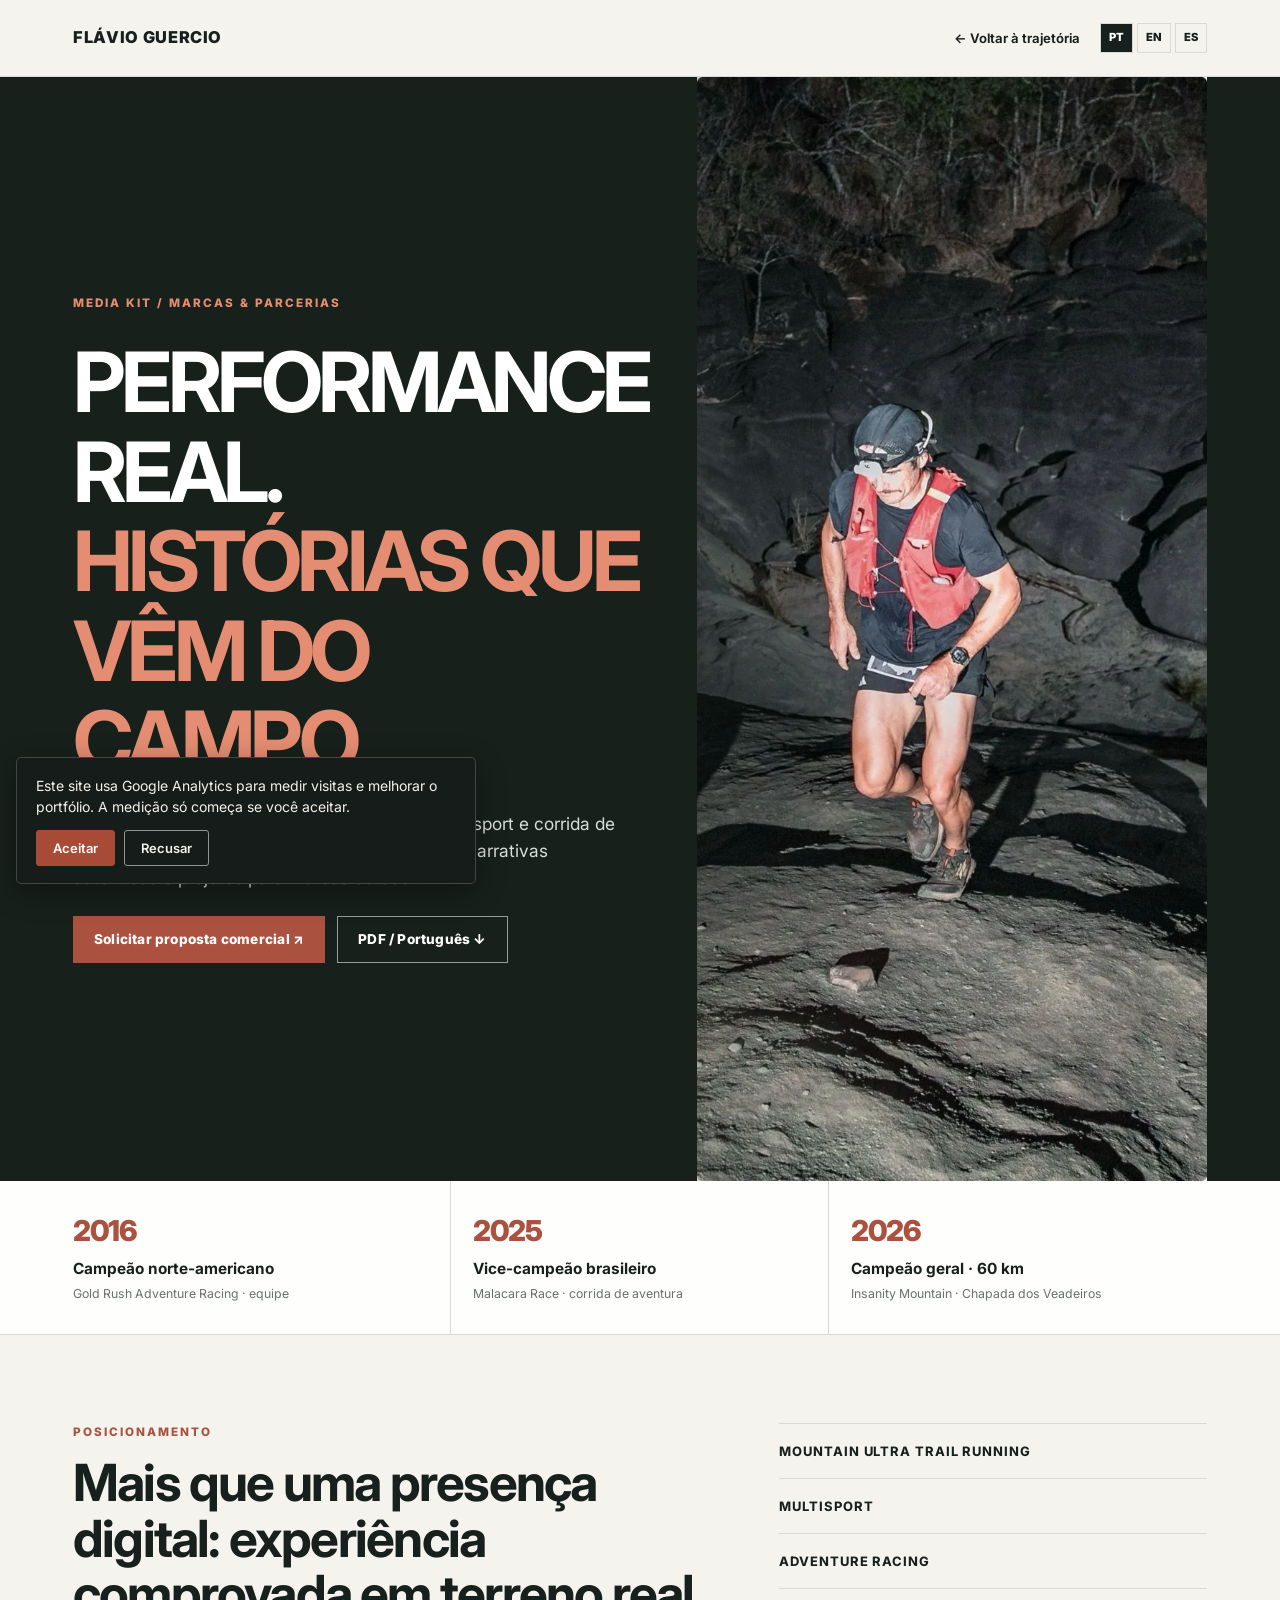
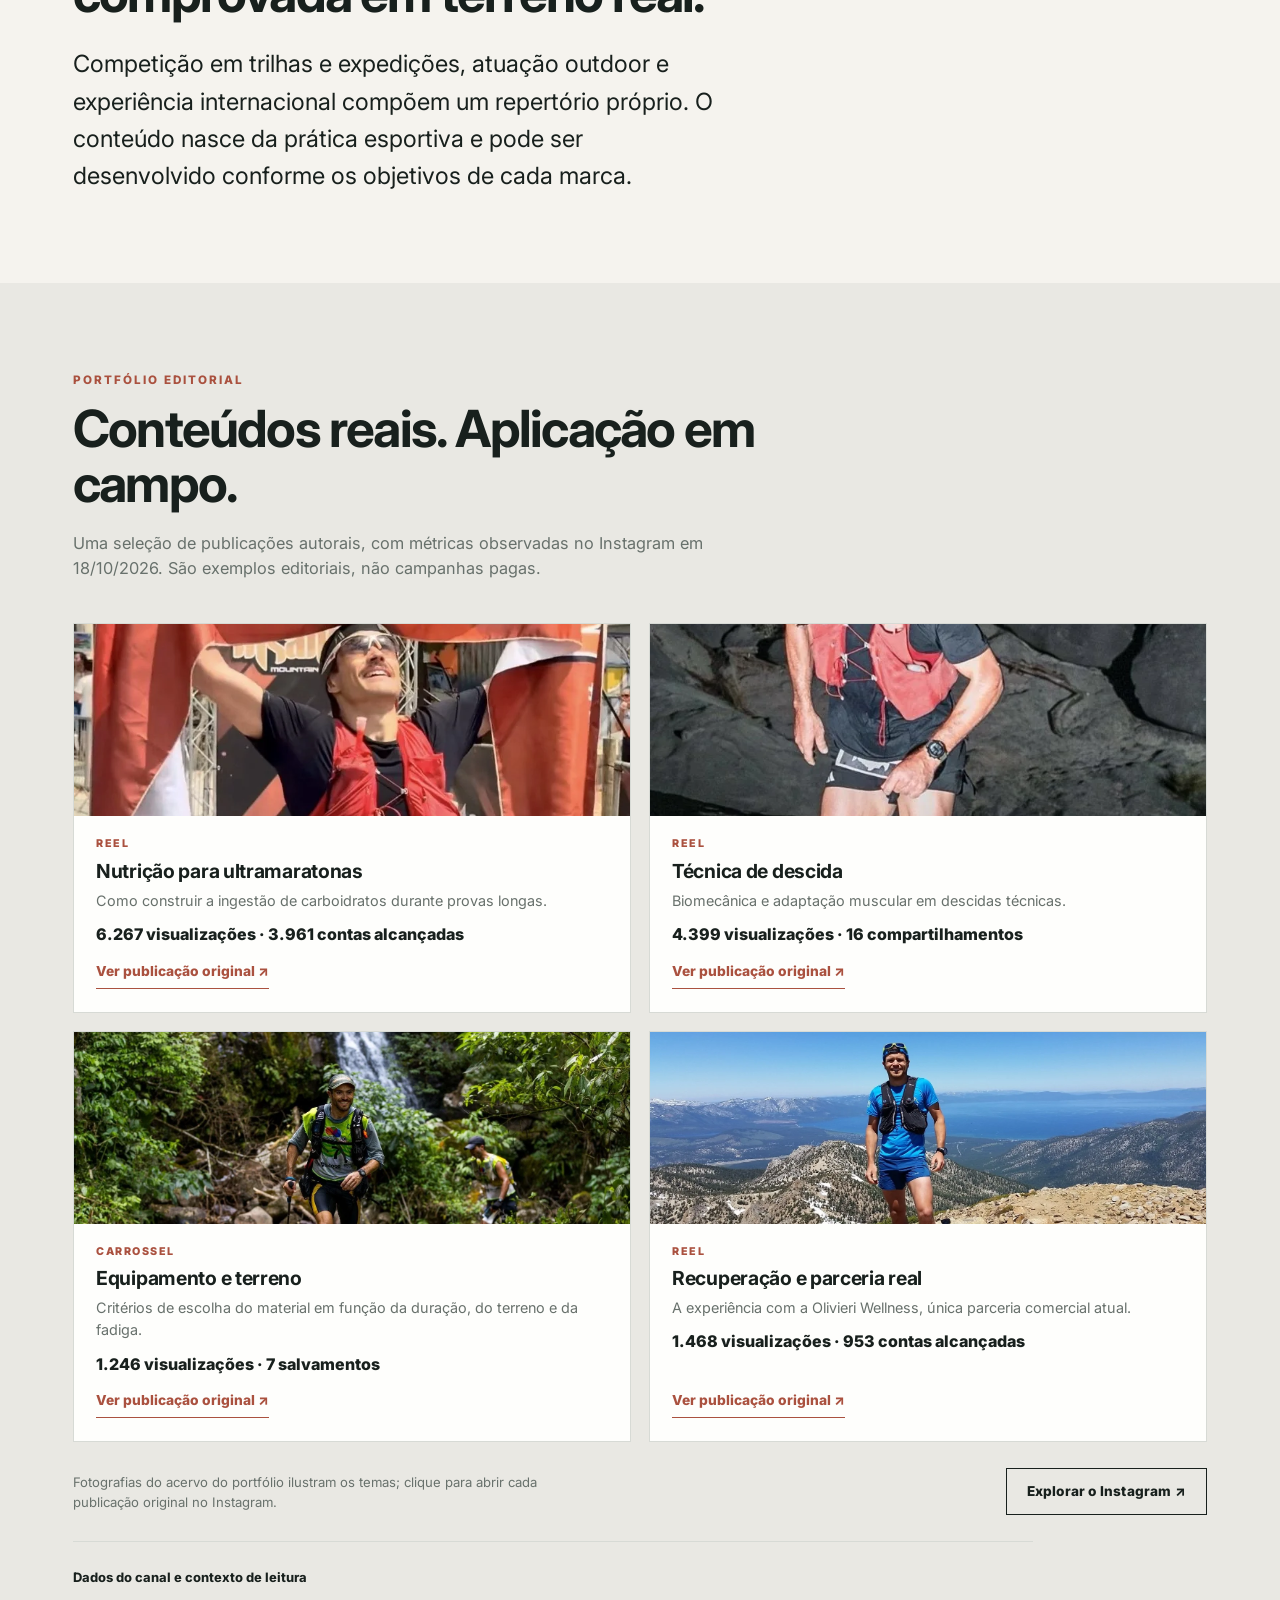
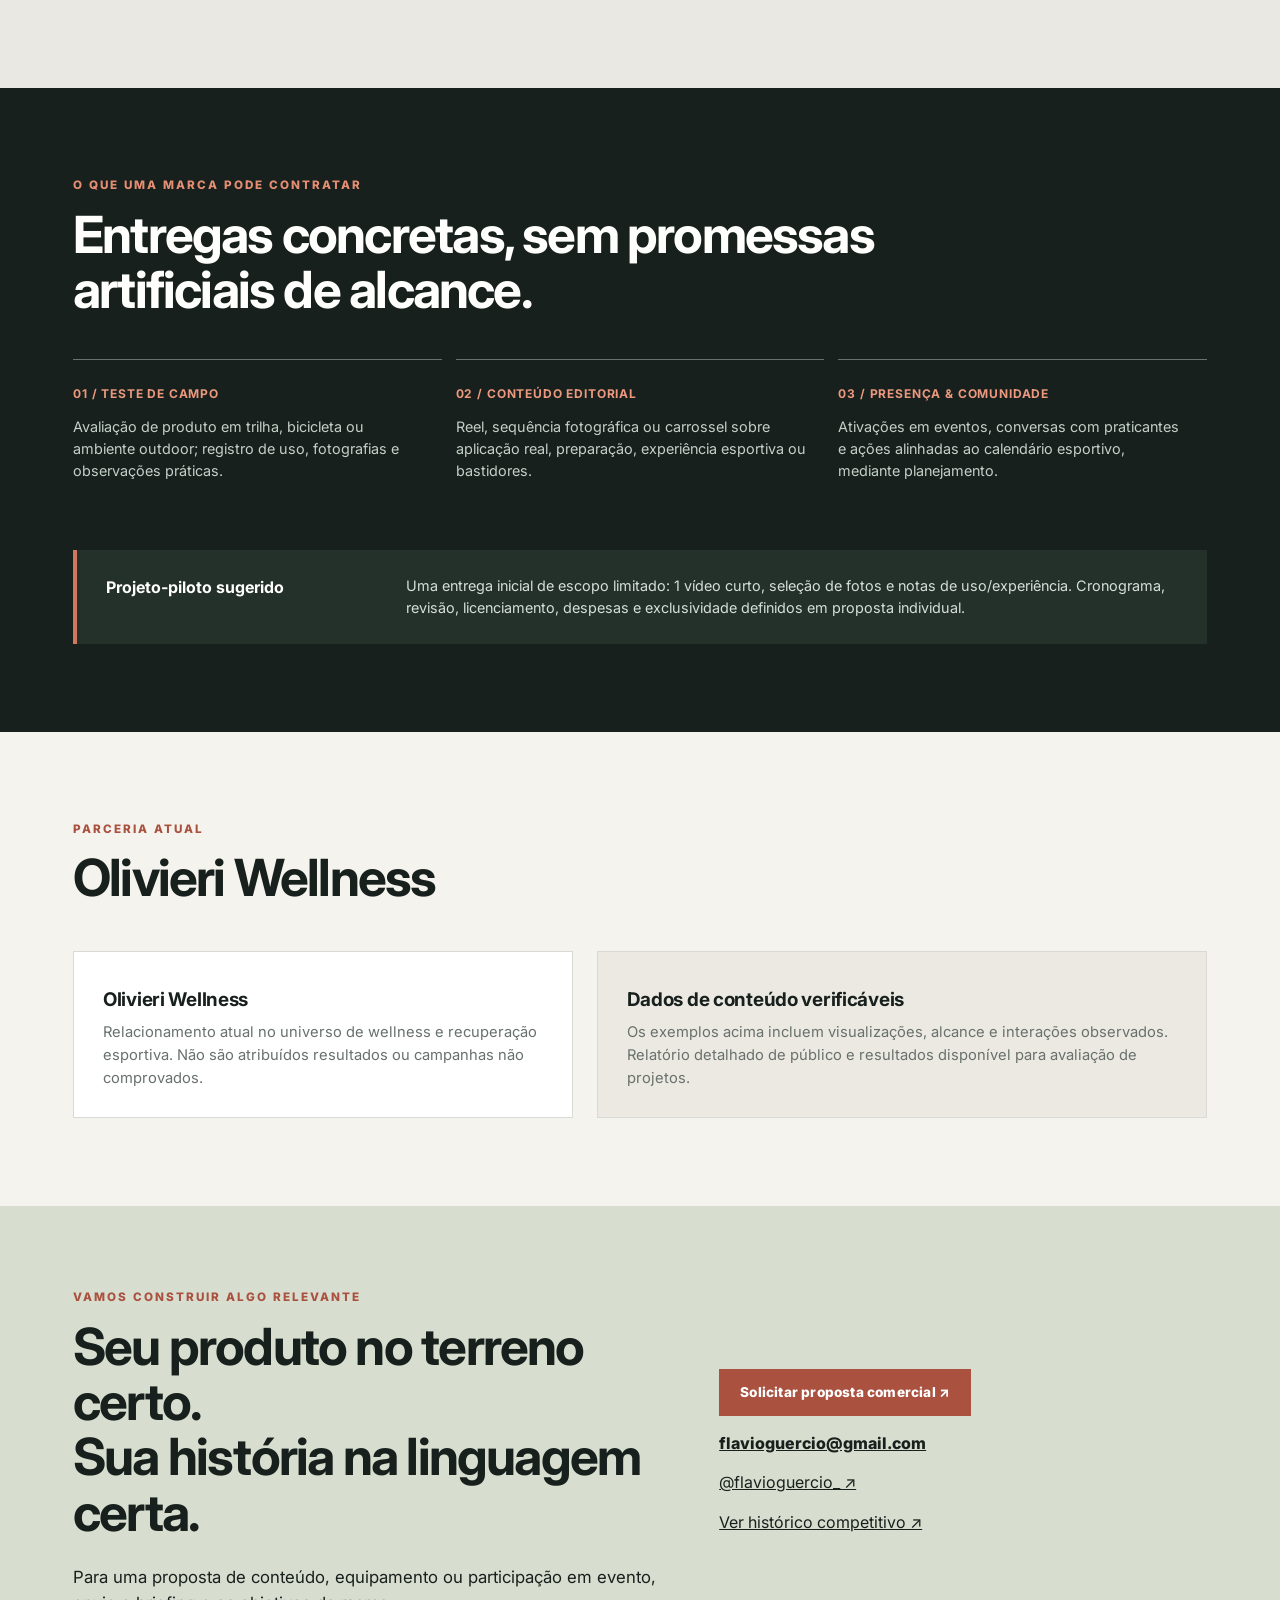
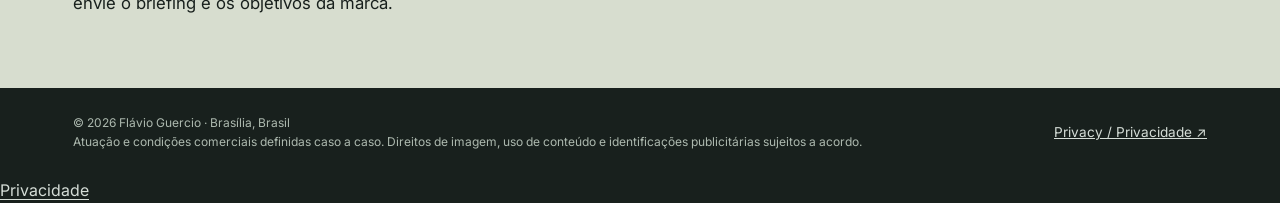
<file: media-kit.html>
<!DOCTYPE html>

<html lang="pt-BR"><head><meta charset="utf-8"/><meta content="width=device-width,initial-scale=1,viewport-fit=cover" name="viewport"/><meta content="#18201d" name="theme-color"/>
<title>Media Kit | Flávio Guercio - Atleta Outdoor</title><meta content="Media kit de Flávio Guercio: atleta de endurance e adventure racing, experiências internacionais e projetos de conteúdo e testes em campo para marcas." name="description"/><link href="https://guercio.github.io/flavioguercio/media-kit.html" rel="canonical"/>
<link href="https://guercio.github.io/flavioguercio/media-kit.html" hreflang="pt-BR" rel="alternate"/><link href="https://guercio.github.io/flavioguercio/en/media-kit.html" hreflang="en" rel="alternate"/><link href="https://guercio.github.io/flavioguercio/es/media-kit.html" hreflang="es" rel="alternate"/><link href="https://guercio.github.io/flavioguercio/media-kit.html" hreflang="x-default" rel="alternate"/>
<meta content="website" property="og:type"/><meta content="Media Kit | Flávio Guercio - Atleta Outdoor" property="og:title"/><meta content="Media kit de Flávio Guercio: atleta de endurance e adventure racing, experiências internacionais e projetos de conteúdo e testes em campo para marcas." property="og:description"/><meta content="https://guercio.github.io/flavioguercio/media-kit.html" property="og:url"/><meta content="https://guercio.github.io/flavioguercio/social-preview.jpg" property="og:image"/><meta content="summary_large_image" name="twitter:card"/>
<link href="https://fonts.googleapis.com" rel="preconnect"/><link href="https://fonts.googleapis.com/css2?family=Inter:wght@400;500;600;700;800;900&amp;display=swap" rel="stylesheet"/><style>
:root{color-scheme:light;--ink:#18201d;--paper:#f5f3ee;--rust:#aa513f;--line:#d7dad5;--muted:#68716c;--white:#fefefc}
*{box-sizing:border-box}html{scroll-behavior:smooth}body{margin:0;background:var(--paper);color:var(--ink);font-family:Inter,system-ui,-apple-system,'Segoe UI',Arial,sans-serif;line-height:1.55}a{color:inherit}img{display:block;width:100%;height:100%;object-fit:cover}p{margin:0}h1,h2,h3{margin:0;line-height:1.08;letter-spacing:-.035em}h1,h2{font-family:'Arial Narrow',Inter,Arial,sans-serif;font-stretch:condensed}h1{font-size:clamp(2.8rem,6.5vw,6.0rem);text-transform:uppercase;letter-spacing:-.055em}h2{font-size:clamp(2rem,4vw,3.3rem)}h3{font-size:1.18rem;letter-spacing:-.015em}button,a{touch-action:manipulation}.shell{max-width:1190px;margin:0 auto;padding:0 28px}.eyebrow{font-size:.73rem;text-transform:uppercase;letter-spacing:.17em;font-weight:800;color:var(--rust)}.top{position:relative;z-index:10;background:var(--paper);border-bottom:1px solid var(--line)}.top .shell{min-height:76px;display:flex;align-items:center;justify-content:space-between;gap:16px}.logo{font-weight:850;font-size:1.02rem;letter-spacing:.04em;text-decoration:none;white-space:nowrap}.topright{display:flex;align-items:center;gap:20px}.topright .back{font-size:.82rem;font-weight:650;text-decoration:none}.langs{display:flex;gap:4px}.langs a{border:1px solid var(--line);padding:5px 8px;text-decoration:none;font-size:.7rem;font-weight:850}.langs a[aria-current]{background:var(--ink);color:white}.hero{background:#17201b;color:#fff}.hero .shell{display:grid;grid-template-columns:1.1fr .9fr;min-height:555px}.hero-copy{padding:85px 42px 86px 0;display:flex;flex-direction:column;justify-content:center;gap:25px}.hero h1 span{color:#e58d72}.hero .eyebrow{color:#e58d72}.hero .deck{max-width:550px;color:#d7dfda;font-size:1.08rem}.hero-media{position:relative;overflow:hidden;min-height:530px}.hero-media img{object-position:center 43%}.hero-media:before{content:"";position:absolute;inset:0;pointer-events:none;background:linear-gradient(90deg,rgba(23,32,27,.2),transparent 35%);z-index:1}.action{display:inline-flex;align-items:center;justify-content:center;gap:9px;padding:12px 20px;font-size:.85rem;font-weight:800;letter-spacing:.015em;text-decoration:none;background:var(--rust);color:white;max-width:max-content;border:1px solid var(--rust);min-height:44px}.action.secondary{background:transparent;color:var(--ink);border-color:var(--ink)}.hero .action.secondary{color:#fff;border-color:#929f97}.hero .actions{display:flex;gap:12px;flex-wrap:wrap}.proof{background:var(--white);border-bottom:1px solid var(--line)}.proof .shell{display:grid;grid-template-columns:repeat(3,1fr)}.proofitem{padding:28px 22px 29px;border-right:1px solid var(--line)}.proofitem:first-child{padding-left:0}.proofitem:last-child{border:0}.proofitem b{display:block;font-size:1.8rem;font-weight:850;color:var(--rust);letter-spacing:-.05em}.proofitem strong{display:block;font-size:.96rem;margin-top:3px}.proofitem small{color:var(--muted);font-size:.77rem}.section{padding:88px 0}.section-header{max-width:810px;margin-bottom:42px}.section-header h2{margin:12px 0 19px}.section-header .sub{color:var(--muted);font-size:1.02rem;max-width:680px}.introGrid{display:grid;grid-template-columns:1.2fr .8fr;gap:65px;align-items:start}.introGrid .statement{font-size:clamp(1.17rem,2vw,1.48rem);line-height:1.58;max-width:730px}.tags{display:flex;flex-direction:column;gap:0;border-top:1px solid var(--line)}.tags span{padding:17px 0;border-bottom:1px solid var(--line);font-weight:750;text-transform:uppercase;font-size:.81rem;letter-spacing:.07em}.sample{background:#e9e8e3}.cards{display:grid;grid-template-columns:repeat(3,1fr);gap:18px}.samplecard{background:var(--white);min-width:0}.samplecard .photo{height:220px;overflow:hidden}.samplecard .info{padding:23px 22px 28px}.samplecard h3{margin-bottom:12px}.samplecard p{color:var(--muted);font-size:.89rem}.sample .foot{margin-top:26px;display:flex;justify-content:space-between;gap:18px;align-items:center}.note{color:var(--muted);font-size:.82rem;max-width:520px}.services{background:var(--ink);color:var(--white)}.services .eyebrow{color:#e58d72}.services .section-header .sub{color:#b2bdb7}.servGrid{display:grid;grid-template-columns:repeat(3,1fr);gap:14px}.serv{border-top:1px solid #67746e;padding:25px 16px 15px 0}.serv strong{display:block;color:#eb987e;font-size:.75rem;letter-spacing:.07em;margin-bottom:12px}.serv h3{font-size:1.13rem;margin-bottom:12px}.serv p{color:#c3d0c8;font-size:.9rem}.pilot{margin-top:52px;padding:25px 29px;display:grid;grid-template-columns:.35fr 1fr;gap:30px;background:#24312a;border-left:4px solid #d0775f}.pilot strong{font-size:1.0rem}.pilot p{font-size:.9rem;color:#d4dfd7}.current{display:grid;grid-template-columns:.9fr 1.1fr;gap:24px;margin-top:45px}.current .item{border:1px solid var(--line);padding:27px 29px;background:#fff}.current h3{margin:11px 0}.current p{font-size:.92rem;color:var(--muted)}.current .item:nth-child(2){background:#ebe9e2}.contact{background:#d7ddcf;padding:82px 0 72px}.contact .shell{display:grid;grid-template-columns:1.1fr .9fr;gap:50px}.contact h2{margin:13px 0 24px}.contact p{max-width:680px;font-size:1.05rem}.contact .right{display:flex;flex-direction:column;align-items:flex-start;justify-content:center;gap:15px}.contact .mail{font-size:1rem;font-weight:800;word-break:break-word}.bottom{background:var(--ink);color:#d5ddd7}.bottom .shell{display:flex;justify-content:space-between;align-items:center;gap:16px;min-height:90px}.bottom small{font-size:.75rem;color:#adb9af}.bottom a{font-size:.85rem}a:focus-visible{outline:3px solid var(--rust);outline-offset:4px}
@media(max-width:800px){.hero .shell{grid-template-columns:1fr;min-height:auto;padding:0}.hero-copy{padding:52px 25px 44px}.hero-media{height:370px;min-height:0}.hero-media img{object-position:center 39%}.introGrid{grid-template-columns:1fr;gap:33px}.cards{grid-template-columns:1fr 1fr}.servGrid{grid-template-columns:1fr}.pilot{grid-template-columns:1fr;gap:8px}.contact .shell{grid-template-columns:1fr}.section{padding:60px 0}.hero h1{font-size:clamp(3rem,9vw,5rem)}}
@media(max-width:540px){.shell{padding:0 19px}.top .shell{padding:15px 19px;min-height:70px;flex-wrap:wrap;gap:7px}.logo{font-size:.87rem}.topright{gap:10px}.topright .back{font-size:.72rem;max-width:145px;line-height:1.1}.langs a{padding:4px 6px}.hero-copy{padding:45px 19px 37px;gap:18px}.hero-media{height:330px}.hero h1{font-size:clamp(2.85rem,12vw,4.1rem)}.hero .deck{font-size:1rem}.proof .shell{grid-template-columns:1fr}.proofitem{padding:16px 0;border-right:0;border-bottom:1px solid var(--line)}.proofitem b{display:inline;margin-right:12px;font-size:1.35rem}.proofitem strong{display:inline;font-size:.9rem}.proofitem small{display:block;margin-left:66px}.cards{grid-template-columns:1fr}.samplecard .photo{height:215px}.sample .foot{align-items:flex-start;flex-direction:column}.current{grid-template-columns:1fr}.contact{padding:60px 0}.bottom .shell{flex-direction:column;align-items:flex-start;padding-top:24px;padding-bottom:26px}.section-header{margin-bottom:29px}}


/* Real editorial samples: links point to verified original Instagram publications. */
.sample .cards{display:grid;grid-template-columns:repeat(2,minmax(0,1fr));gap:18px}
.sample .samplecard{border:1px solid var(--line);min-width:0;display:flex;flex-direction:column}
.sample .samplecard .photo{height:192px}
.sample .samplecard .info{padding:20px 22px 23px;display:flex;flex-direction:column;align-items:flex-start;gap:8px;flex:1}
.sample .samplecard .case-tag{font-size:.67rem;letter-spacing:.14em;text-transform:uppercase;font-weight:850;color:var(--rust)}
.sample .samplecard h3{font-size:1.21rem;margin:0}
.sample .samplecard p{margin:0;color:var(--muted);font-size:.9rem}
.sample .samplecard .case-metric{display:block;font-size:1rem;font-weight:820;line-height:1.35;color:var(--ink);margin:4px 0 3px}
.sample .samplecard .case-link{font-size:.86rem;font-weight:800;text-decoration:none;border-bottom:1px solid var(--rust);color:var(--rust);padding:4px 0;margin-top:auto;min-height:32px}
.sample .samplecard .case-link:focus-visible{outline:3px solid var(--rust);outline-offset:4px}
.method{max-width:960px;margin:26px 0 0;border-top:1px solid var(--line);padding:15px 0 3px;color:var(--muted)}
.method summary{cursor:pointer;font-size:.81rem;font-weight:760;color:var(--ink);min-height:40px;display:flex;align-items:center}
.method p{font-size:.82rem;line-height:1.75;margin:3px 0 12px;max-width:850px}
.sample .sample-context{font-size:.78rem;line-height:1.55;color:var(--muted);margin-top:15px}
@media(max-width:760px){.sample .cards{grid-template-columns:1fr}.sample .samplecard .photo{height:198px}}
</style></head>
<body><header class="top"><div class="shell"><a class="logo" href="https://guercio.github.io/flavioguercio/">FLÁVIO GUERCIO</a><div class="topright"><a class="back" href="https://guercio.github.io/flavioguercio/">← Voltar à trajetória</a><nav aria-label="Idioma" class="langs"><a aria-current="page" href="https://guercio.github.io/flavioguercio/media-kit.html" lang="pt-BR">PT</a><a href="https://guercio.github.io/flavioguercio/en/media-kit.html" lang="en">EN</a><a href="https://guercio.github.io/flavioguercio/es/media-kit.html" lang="es">ES</a></nav></div></div></header>
<main>
<section class="hero"><div class="shell"><div class="hero-copy"><div class="eyebrow">MEDIA KIT / MARCAS &amp; PARCERIAS</div><h1>Performance real.<br/><span>Histórias que vêm do campo.</span></h1><p class="deck">Atleta brasileiro de endurance. Trail running, multisport e corrida de aventura como plataforma de testes em campo, narrativas autênticas e projetos para marcas outdoor.</p><div class="actions"><a class="action" href="#contato">Solicitar proposta comercial ↗</a><a class="action secondary" download="" href="media-kit-pt.pdf">PDF / Português ↓</a></div></div><div class="hero-media"><img alt="Flávio Guercio em competição de corrida de trilha" fetchpriority="high" height="1536" src="images/hero.webp" width="710"/></div></div></section>
<section aria-label="Credenciais que sustentam o trabalho" class="proof"><div class="shell"><div class="proofitem"><b>2016</b><strong>Campeão norte-americano</strong><small>Gold Rush Adventure Racing · equipe</small></div><div class="proofitem"><b>2025</b><strong>Vice-campeão brasileiro</strong><small>Malacara Race · corrida de aventura</small></div><div class="proofitem"><b>2026</b><strong>Campeão geral · 60 km</strong><small>Insanity Mountain · Chapada dos Veadeiros</small></div></div></section>
<section class="section" id="posicionamento"><div class="shell introGrid"><div><p class="eyebrow">POSICIONAMENTO</p><h2 style="margin:14px 0 24px">Mais que uma presença digital: experiência comprovada em terreno real.</h2><p class="statement">Competição em trilhas e expedições, atuação outdoor e experiência internacional compõem um repertório próprio. O conteúdo nasce da prática esportiva e pode ser desenvolvido conforme os objetivos de cada marca.</p></div><div class="tags"><span>Mountain ultra trail running</span><span>Multisport</span><span>Adventure racing</span></div></div></section>
<section class="section sample" id="conteudo"><div class="shell"><div class="section-header"><div class="eyebrow">PORTFÓLIO EDITORIAL</div><h2>Conteúdos reais. Aplicação em campo.</h2><p class="sub">Uma seleção de publicações autorais, com métricas observadas no Instagram em 18/10/2026. São exemplos editoriais, não campanhas pagas.</p></div><div class="cards"><article class="samplecard"><div class="photo"><img alt="Nutrição para ultramaratonas — fotografia do acervo de Flávio Guercio" decoding="async" loading="lazy" src="images/insanity.webp"/></div><div class="info"><span class="case-tag">Reel</span><h3>Nutrição para ultramaratonas</h3><p>Como construir a ingestão de carboidratos durante provas longas.</p><strong class="case-metric">6.267 visualizações · 3.961 contas alcançadas</strong><a class="case-link" data-content-id="fuel" data-mk="sample" href="https://www.instagram.com/reel/DdmVDhvRqzA/" rel="noopener noreferrer" target="_blank">Ver publicação original ↗</a></div></article><article class="samplecard"><div class="photo"><img alt="Técnica de descida — fotografia do acervo de Flávio Guercio" decoding="async" loading="lazy" src="images/hero.webp"/></div><div class="info"><span class="case-tag">Reel</span><h3>Técnica de descida</h3><p>Biomecânica e adaptação muscular em descidas técnicas.</p><strong class="case-metric">4.399 visualizações · 16 compartilhamentos</strong><a class="case-link" data-content-id="descent" data-mk="sample" href="https://www.instagram.com/reel/DdnBeSxRwym/" rel="noopener noreferrer" target="_blank">Ver publicação original ↗</a></div></article><article class="samplecard"><div class="photo"><img alt="Equipamento e terreno — fotografia do acervo de Flávio Guercio" decoding="async" loading="lazy" src="images/boa2.webp"/></div><div class="info"><span class="case-tag">Carrossel</span><h3>Equipamento e terreno</h3><p>Critérios de escolha do material em função da duração, do terreno e da fadiga.</p><strong class="case-metric">1.246 visualizações · 7 salvamentos</strong><a class="case-link" data-content-id="equipment" data-mk="sample" href="https://www.instagram.com/p/DdZgO4sEbNP/" rel="noopener noreferrer" target="_blank">Ver publicação original ↗</a></div></article><article class="samplecard"><div class="photo"><img alt="Recuperação e parceria real — fotografia do acervo de Flávio Guercio" decoding="async" loading="lazy" src="images/perfil2.webp"/></div><div class="info"><span class="case-tag">Reel</span><h3>Recuperação e parceria real</h3><p>A experiência com a Olivieri Wellness, única parceria comercial atual.</p><strong class="case-metric">1.468 visualizações · 953 contas alcançadas</strong><a class="case-link" data-content-id="olivieri" data-mk="sample" href="https://www.instagram.com/reel/DdRZ7kyRgB4/" rel="noopener noreferrer" target="_blank">Ver publicação original ↗</a></div></article></div><div class="foot"><p class="note">Fotografias do acervo do portfólio ilustram os temas; clique para abrir cada publicação original no Instagram.</p><a class="action secondary" href="https://www.instagram.com/flavioguercio_/" rel="noopener" target="_blank">Explorar o Instagram ↗</a></div><details class="method"><summary>Dados do canal e contexto de leitura</summary><p>Perfil: 299 seguidores na consulta de 18/10/2026. Recorte analisado: 14 Reels publicados entre 04/08 e 14/10/2026, com mediana de 1.015 visualizações por Reel. Os quatro conteúdos acima foram selecionados por relevância editorial e não representam a média do perfil. Dados oriundos dos Insights; sem previsão de alcance futuro.</p></details></div></section>
<section class="section services" id="entregas"><div class="shell"><div class="section-header"><div class="eyebrow">O QUE UMA MARCA PODE CONTRATAR</div><h2>Entregas concretas, sem promessas artificiais de alcance.</h2></div><div class="servGrid"><div class="serv"><strong>01 / TESTE DE CAMPO</strong><p>Avaliação de produto em trilha, bicicleta ou ambiente outdoor; registro de uso, fotografias e observações práticas.</p></div><div class="serv"><strong>02 / CONTEÚDO EDITORIAL</strong><p>Reel, sequência fotográfica ou carrossel sobre aplicação real, preparação, experiência esportiva ou bastidores.</p></div><div class="serv"><strong>03 / PRESENÇA &amp; COMUNIDADE</strong><p>Ativações em eventos, conversas com praticantes e ações alinhadas ao calendário esportivo, mediante planejamento.</p></div></div><div class="pilot"><strong>Projeto-piloto sugerido</strong><p>Uma entrega inicial de escopo limitado: 1 vídeo curto, seleção de fotos e notas de uso/experiência. Cronograma, revisão, licenciamento, despesas e exclusividade definidos em proposta individual.</p></div></div></section>
<section class="section"><div class="shell"><div class="section-header"><div class="eyebrow">PARCERIA ATUAL</div><h2>Olivieri Wellness</h2></div><div class="current"><div class="item"><h3>Olivieri Wellness</h3><p>Relacionamento atual no universo de wellness e recuperação esportiva. Não são atribuídos resultados ou campanhas não comprovados.</p></div><div class="item"><h3>Dados de conteúdo verificáveis</h3><p>Os exemplos acima incluem visualizações, alcance e interações observados. Relatório detalhado de público e resultados disponível para avaliação de projetos.</p></div></div></div></section>
<section class="contact" id="contato"><div class="shell"><div><div class="eyebrow">VAMOS CONSTRUIR ALGO RELEVANTE</div><h2>Seu produto no terreno certo.<br/>Sua história na linguagem certa.</h2><p>Para uma proposta de conteúdo, equipamento ou participação em evento, envie o briefing e os objetivos da marca.</p></div><div class="right"><a class="action" data-mk="contact" href="mailto:flavioguercio@gmail.com?subject=Proposta%20de%20parceria%20%7C%20Fl%C3%A1vio%20Guercio">Solicitar proposta comercial ↗</a><a class="mail" href="mailto:flavioguercio@gmail.com">flavioguercio@gmail.com</a><a href="https://www.instagram.com/flavioguercio_/" rel="noopener" target="_blank">@flavioguercio_ ↗</a><a href="https://guercio.github.io/flavioguercio/">Ver histórico competitivo ↗</a></div></div></section>
</main><footer class="bottom"><div class="shell"><small>© 2026 Flávio Guercio · Brasília, Brasil<br/>Atuação e condições comerciais definidas caso a caso. Direitos de imagem, uso de conteúdo e identificações publicitárias sujeitos a acordo.</small><a href="privacy.html">Privacy / Privacidade ↗</a></div></footer>
<script defer="" src="site-analytics.js"></script><script>document.addEventListener('click', function(event) {
    const anchor = event.target.closest('a[data-mk]');
    if (!anchor || typeof window.gtag !== 'function' || window['ga-disable-G-N1N9WRYGHK'] === true) return;
    if (anchor.dataset.mk === 'sample') {
      window.gtag('event','portfolio_media_kit_sample_click',{sample_id:anchor.dataset.contentId,language:document.documentElement.lang});
    } else if (anchor.dataset.mk === 'contact') {
      window.gtag('event','portfolio_media_kit_contact',{language:document.documentElement.lang});
    }
  });</script></body></html>
</file>
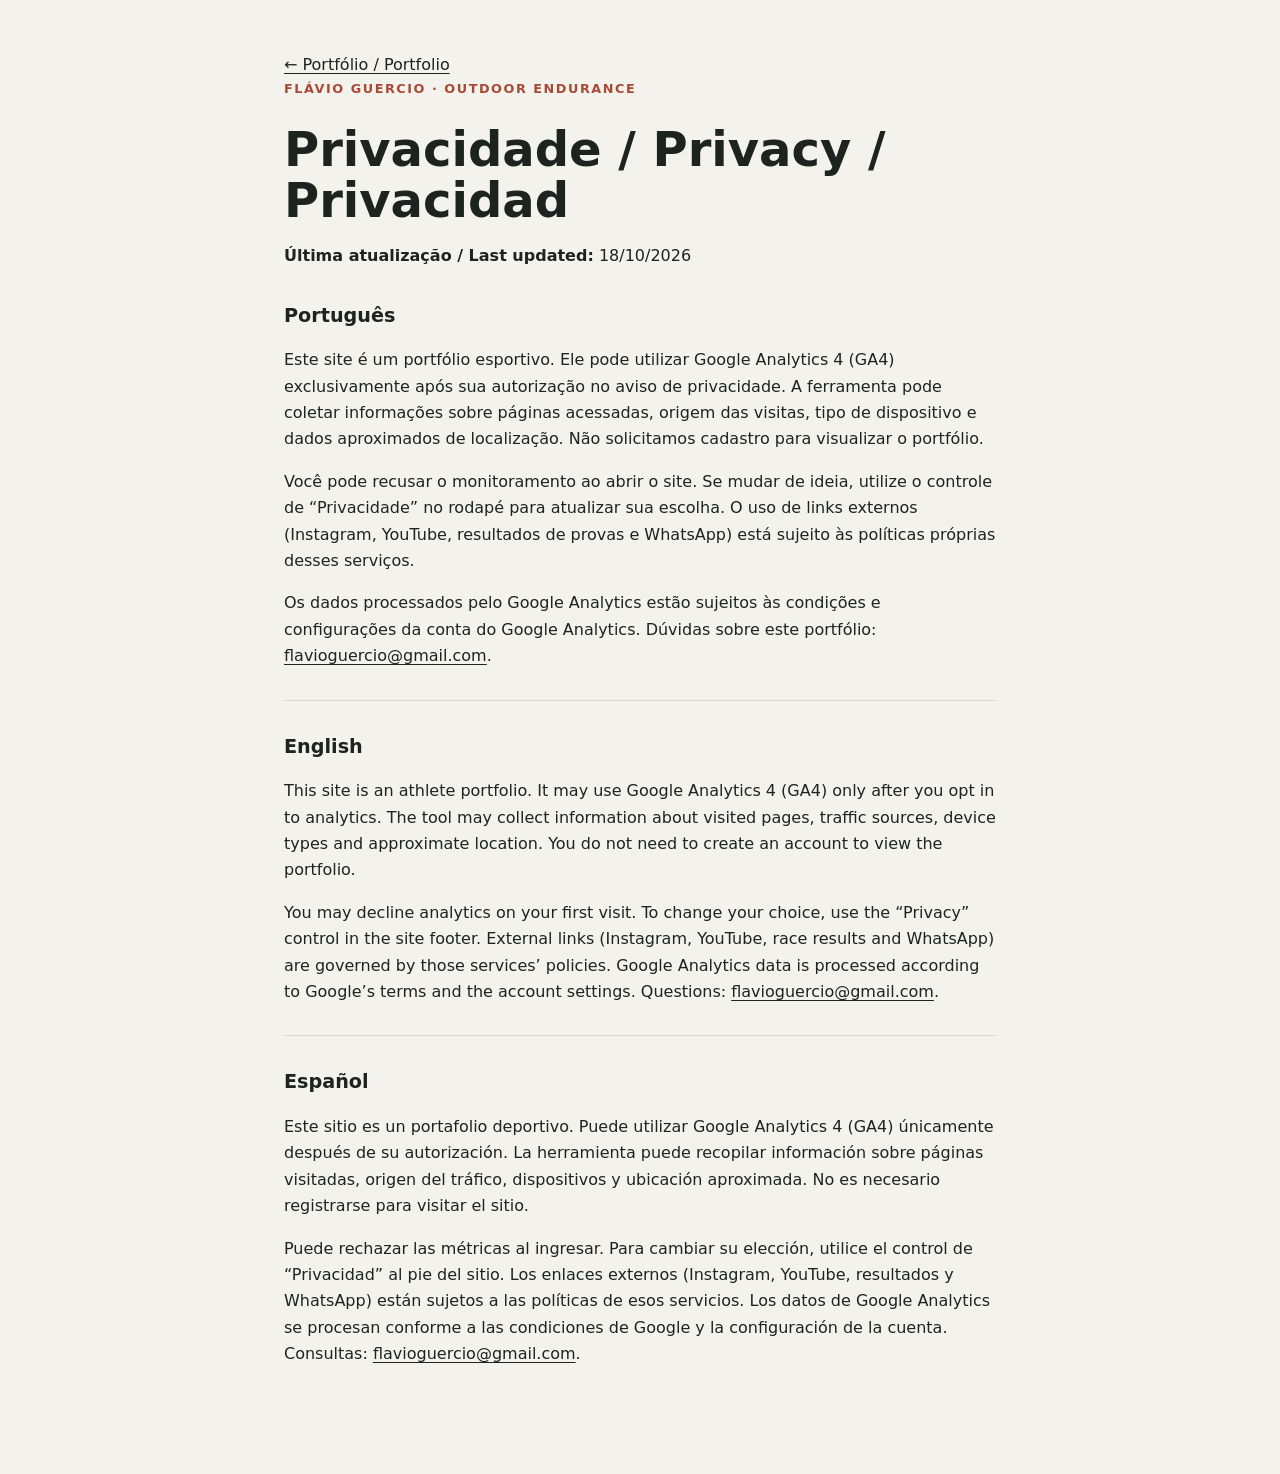
<file: privacy.html>
<!doctype html>
<html lang="pt-BR">
<head>
  <meta charset="utf-8">
  <meta name="viewport" content="width=device-width,initial-scale=1">
  <meta name="robots" content="noindex,follow">
  <meta name="theme-color" content="#161c19">
  <title>Privacidade | Flávio Guercio</title>
  <style>
    :root{color-scheme:light dark;font-family:system-ui,-apple-system,BlinkMacSystemFont,"Segoe UI",sans-serif;background:#f4f2ed;color:#1d2420}
    *{box-sizing:border-box}body{margin:0;line-height:1.65}
    main{max-width:760px;margin:0 auto;padding:52px 24px 90px}
    h1{font-size:clamp(2rem,5vw,3rem);line-height:1.08;margin:24px 0 14px}h2{font-size:1.2rem;margin-top:30px}
    .tag{font-weight:700;color:#a84b36;text-transform:uppercase;font-size:.8rem;letter-spacing:.12em}
    a{color:inherit;text-underline-offset:3px}p{max-width:70ch}hr{border:0;border-top:1px solid #dcd9d1;margin:30px 0}
    @media (prefers-color-scheme:dark){:root{background:#101512;color:#f1eee8}hr{border-color:#2a332e}.tag{color:#e2735a}}
  </style>
</head>
<body><main>
  <a href="./">← Portfólio / Portfolio</a>
  <div class="tag">Flávio Guercio · Outdoor Endurance</div>
  <h1>Privacidade / Privacy / Privacidad</h1>
  <p><strong>Última atualização / Last updated:</strong> 18/10/2026</p>
  <h2>Português</h2>
  <p>Este site é um portfólio esportivo. Ele pode utilizar Google Analytics 4 (GA4) exclusivamente após sua autorização no aviso de privacidade. A ferramenta pode coletar informações sobre páginas acessadas, origem das visitas, tipo de dispositivo e dados aproximados de localização. Não solicitamos cadastro para visualizar o portfólio.</p>
  <p>Você pode recusar o monitoramento ao abrir o site. Se mudar de ideia, utilize o controle de “Privacidade” no rodapé para atualizar sua escolha. O uso de links externos (Instagram, YouTube, resultados de provas e WhatsApp) está sujeito às políticas próprias desses serviços.</p>
  <p>Os dados processados pelo Google Analytics estão sujeitos às condições e configurações da conta do Google Analytics. Dúvidas sobre este portfólio: <a href="mailto:flavioguercio@gmail.com">flavioguercio@gmail.com</a>.</p>
  <hr>
  <h2>English</h2>
  <p>This site is an athlete portfolio. It may use Google Analytics 4 (GA4) only after you opt in to analytics. The tool may collect information about visited pages, traffic sources, device types and approximate location. You do not need to create an account to view the portfolio.</p>
  <p>You may decline analytics on your first visit. To change your choice, use the “Privacy” control in the site footer. External links (Instagram, YouTube, race results and WhatsApp) are governed by those services’ policies. Google Analytics data is processed according to Google’s terms and the account settings. Questions: <a href="mailto:flavioguercio@gmail.com">flavioguercio@gmail.com</a>.</p>
  <hr>
  <h2>Español</h2>
  <p>Este sitio es un portafolio deportivo. Puede utilizar Google Analytics 4 (GA4) únicamente después de su autorización. La herramienta puede recopilar información sobre páginas visitadas, origen del tráfico, dispositivos y ubicación aproximada. No es necesario registrarse para visitar el sitio.</p>
  <p>Puede rechazar las métricas al ingresar. Para cambiar su elección, utilice el control de “Privacidad” al pie del sitio. Los enlaces externos (Instagram, YouTube, resultados y WhatsApp) están sujetos a las políticas de esos servicios. Los datos de Google Analytics se procesan conforme a las condiciones de Google y la configuración de la cuenta. Consultas: <a href="mailto:flavioguercio@gmail.com">flavioguercio@gmail.com</a>.</p>
</main></body></html>
</file>
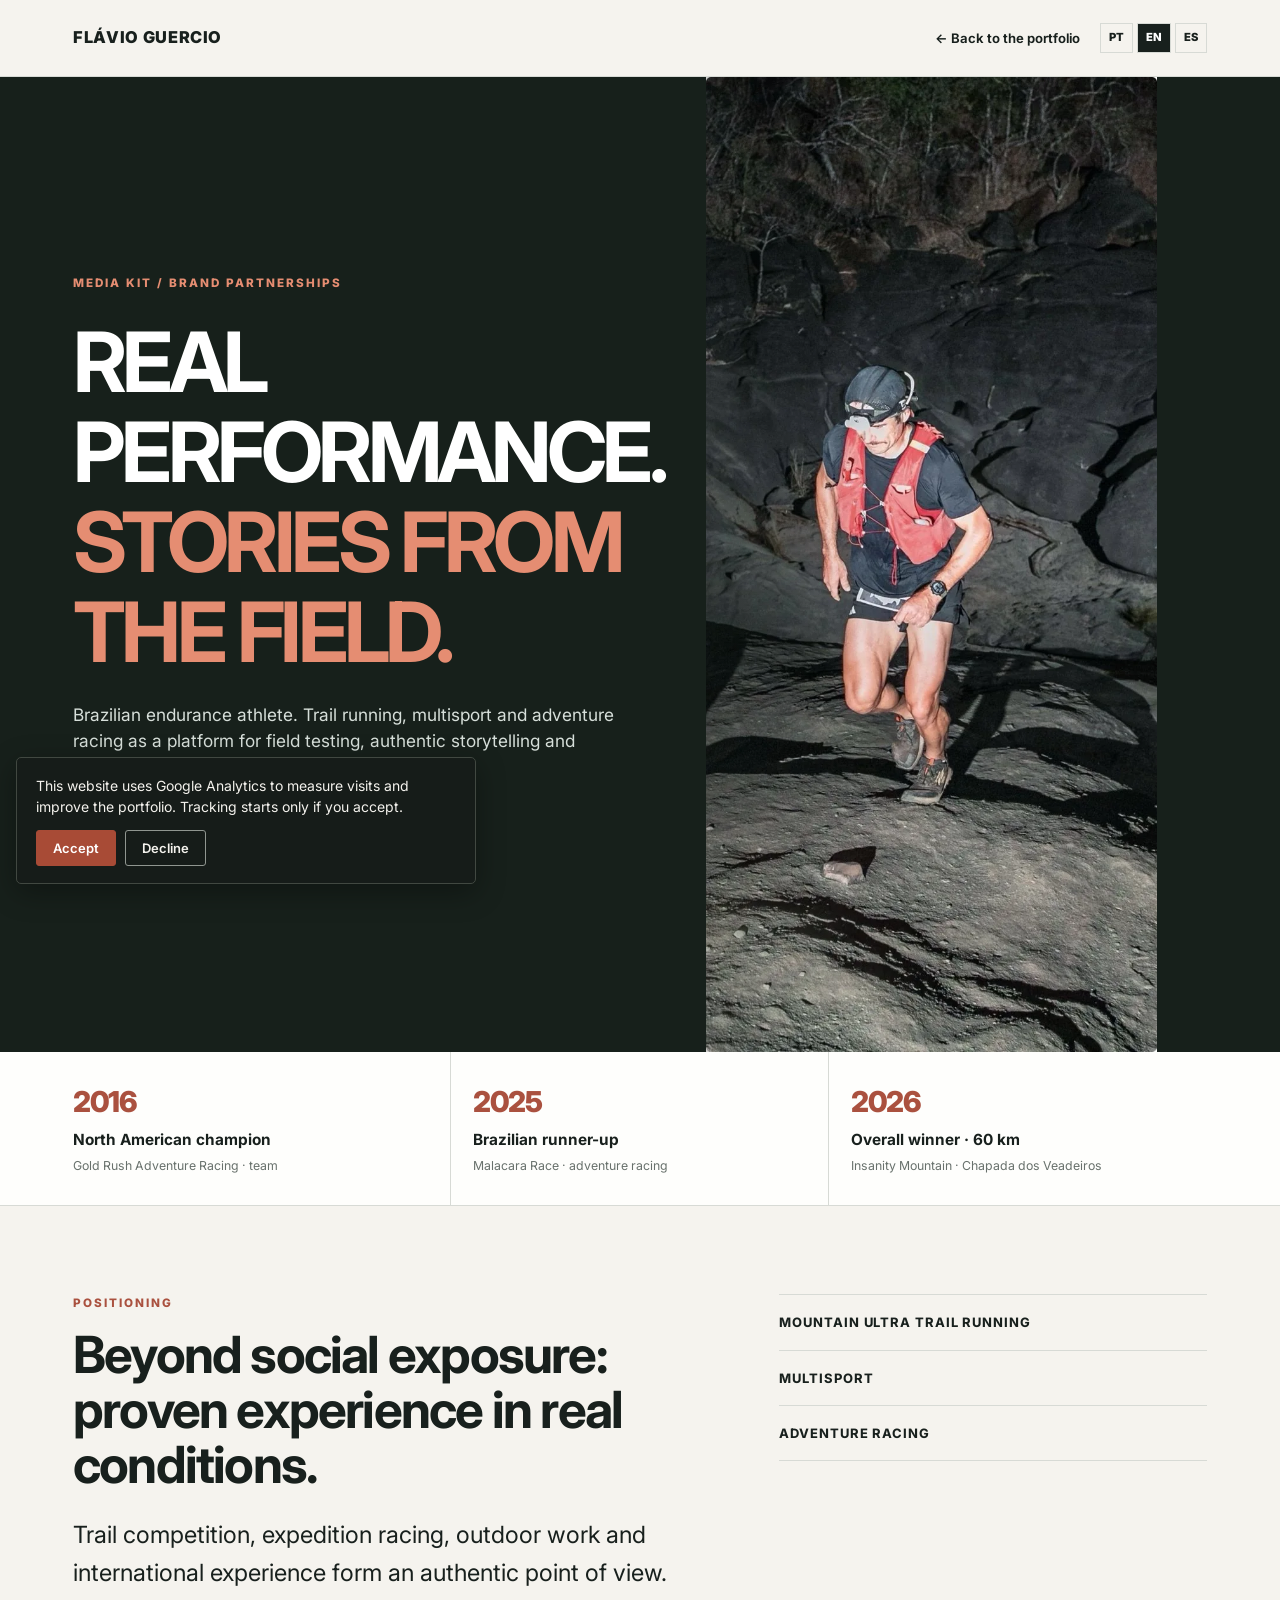
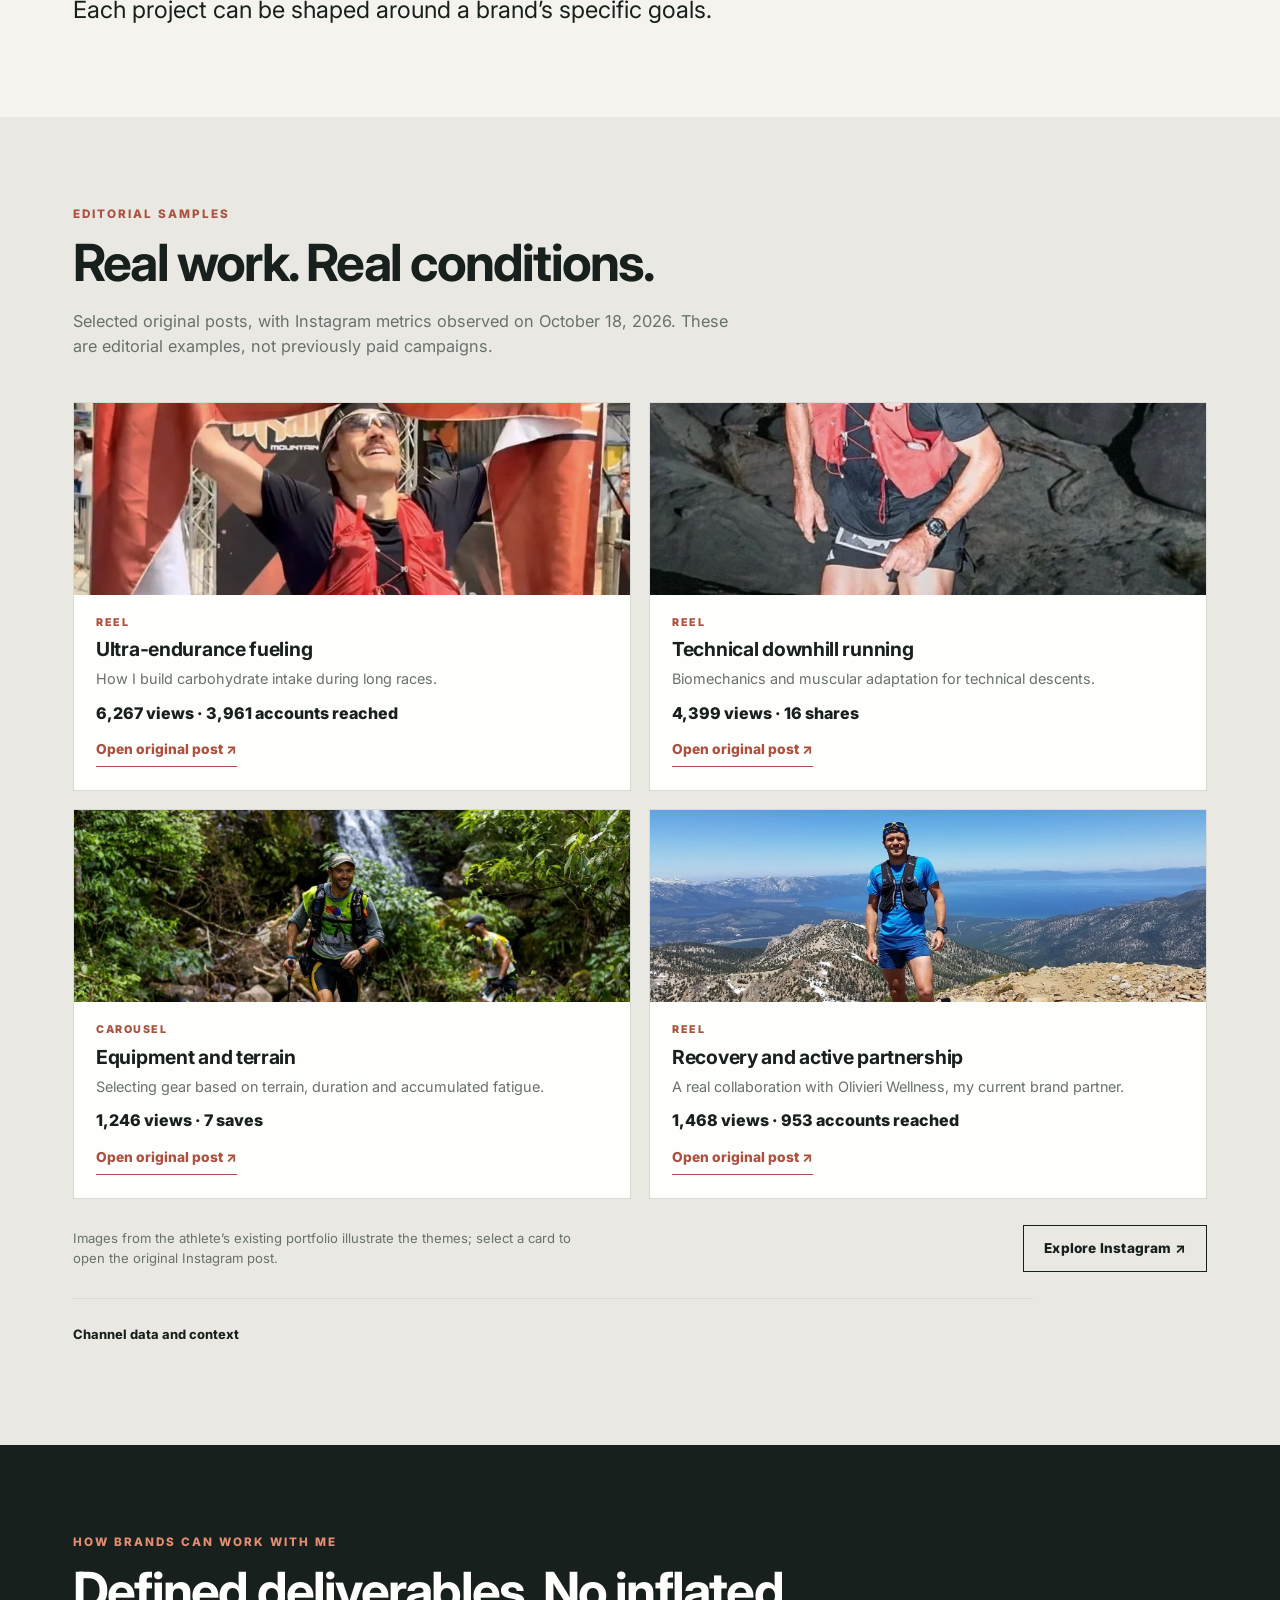
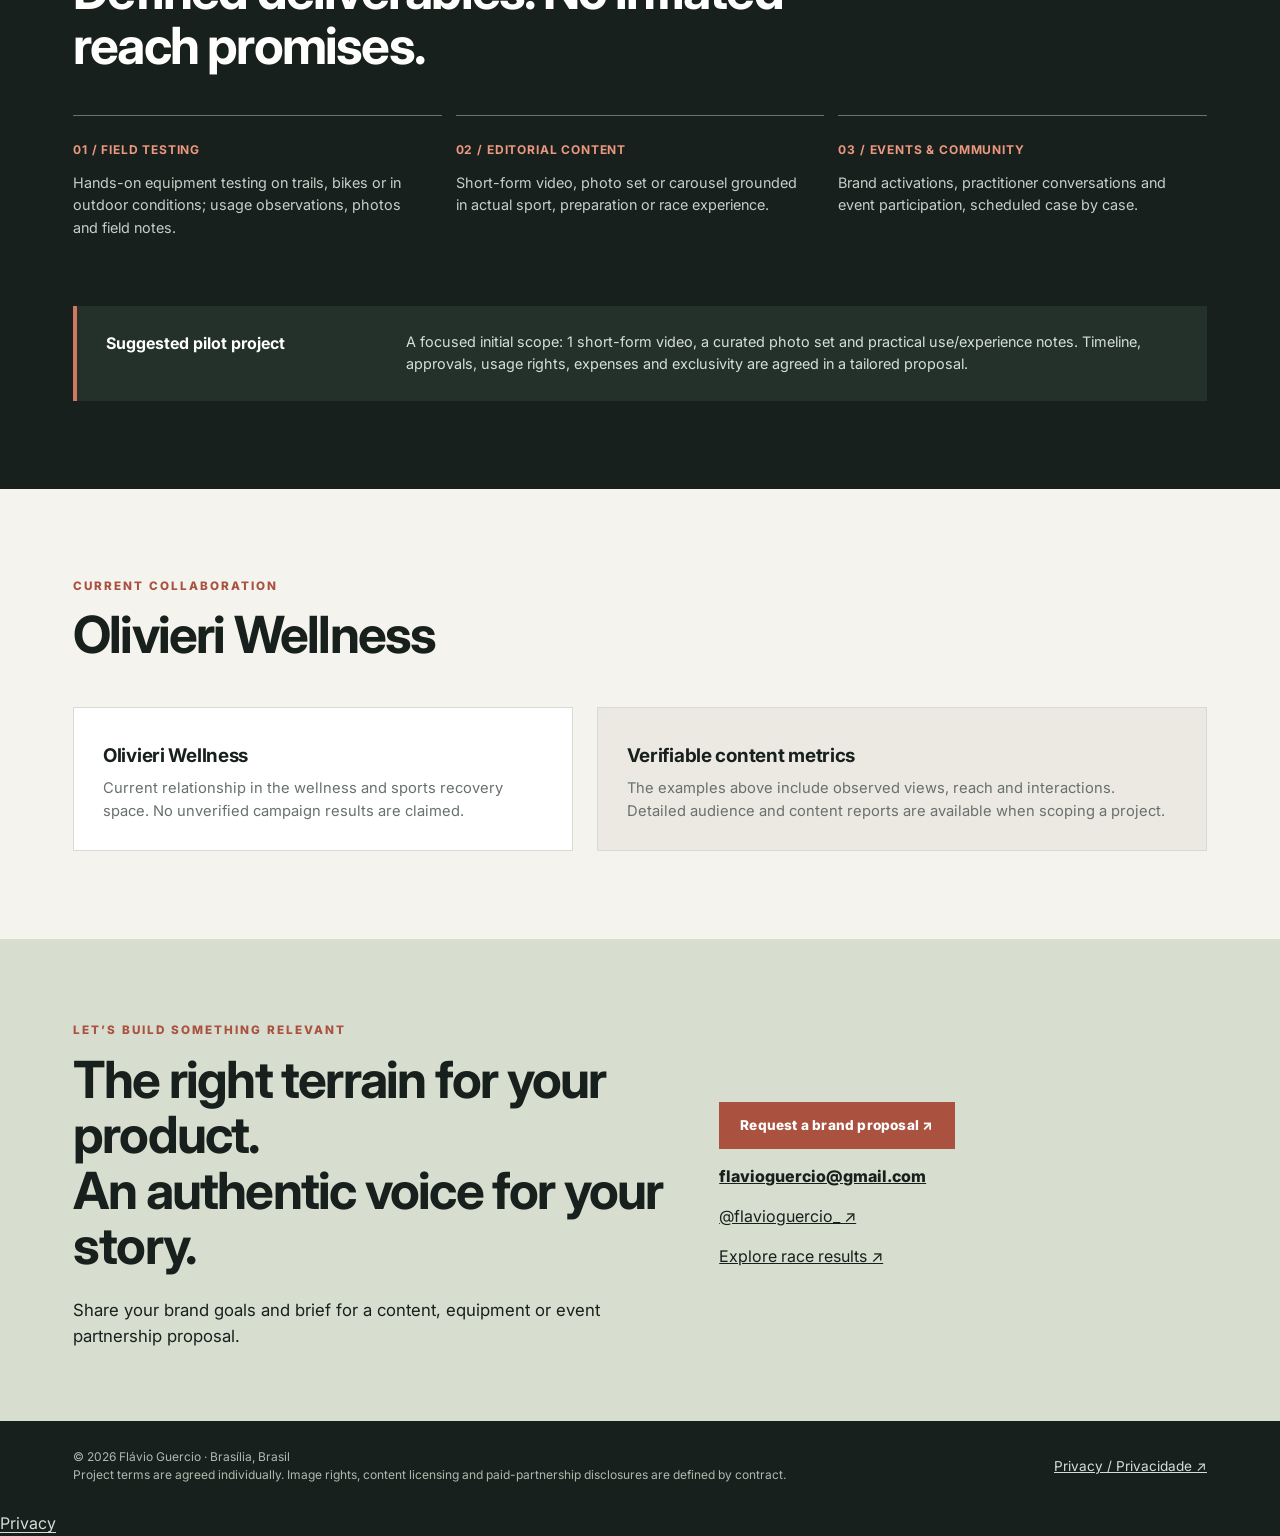
<file: en/media-kit.html>
<!DOCTYPE html>

<html lang="en"><head><meta charset="utf-8"/><meta content="width=device-width,initial-scale=1,viewport-fit=cover" name="viewport"/><meta content="#18201d" name="theme-color"/>
<title>Media Kit | Flávio Guercio - Endurance Athlete</title><meta content="Brand media kit for Brazilian endurance athlete Flávio Guercio: trail running, adventure racing, field testing and outdoor storytelling." name="description"/><link href="https://guercio.github.io/flavioguercio/en/media-kit.html" rel="canonical"/>
<link href="https://guercio.github.io/flavioguercio/media-kit.html" hreflang="pt-BR" rel="alternate"/><link href="https://guercio.github.io/flavioguercio/en/media-kit.html" hreflang="en" rel="alternate"/><link href="https://guercio.github.io/flavioguercio/es/media-kit.html" hreflang="es" rel="alternate"/><link href="https://guercio.github.io/flavioguercio/media-kit.html" hreflang="x-default" rel="alternate"/>
<meta content="website" property="og:type"/><meta content="Media Kit | Flávio Guercio - Endurance Athlete" property="og:title"/><meta content="Brand media kit for Brazilian endurance athlete Flávio Guercio: trail running, adventure racing, field testing and outdoor storytelling." property="og:description"/><meta content="https://guercio.github.io/flavioguercio/en/media-kit.html" property="og:url"/><meta content="https://guercio.github.io/flavioguercio/social-preview-en.jpg" property="og:image"/><meta content="summary_large_image" name="twitter:card"/>
<link href="https://fonts.googleapis.com" rel="preconnect"/><link href="https://fonts.googleapis.com/css2?family=Inter:wght@400;500;600;700;800;900&amp;display=swap" rel="stylesheet"/><style>
:root{color-scheme:light;--ink:#18201d;--paper:#f5f3ee;--rust:#aa513f;--line:#d7dad5;--muted:#68716c;--white:#fefefc}
*{box-sizing:border-box}html{scroll-behavior:smooth}body{margin:0;background:var(--paper);color:var(--ink);font-family:Inter,system-ui,-apple-system,'Segoe UI',Arial,sans-serif;line-height:1.55}a{color:inherit}img{display:block;width:100%;height:100%;object-fit:cover}p{margin:0}h1,h2,h3{margin:0;line-height:1.08;letter-spacing:-.035em}h1,h2{font-family:'Arial Narrow',Inter,Arial,sans-serif;font-stretch:condensed}h1{font-size:clamp(2.8rem,6.5vw,6.0rem);text-transform:uppercase;letter-spacing:-.055em}h2{font-size:clamp(2rem,4vw,3.3rem)}h3{font-size:1.18rem;letter-spacing:-.015em}button,a{touch-action:manipulation}.shell{max-width:1190px;margin:0 auto;padding:0 28px}.eyebrow{font-size:.73rem;text-transform:uppercase;letter-spacing:.17em;font-weight:800;color:var(--rust)}.top{position:relative;z-index:10;background:var(--paper);border-bottom:1px solid var(--line)}.top .shell{min-height:76px;display:flex;align-items:center;justify-content:space-between;gap:16px}.logo{font-weight:850;font-size:1.02rem;letter-spacing:.04em;text-decoration:none;white-space:nowrap}.topright{display:flex;align-items:center;gap:20px}.topright .back{font-size:.82rem;font-weight:650;text-decoration:none}.langs{display:flex;gap:4px}.langs a{border:1px solid var(--line);padding:5px 8px;text-decoration:none;font-size:.7rem;font-weight:850}.langs a[aria-current]{background:var(--ink);color:white}.hero{background:#17201b;color:#fff}.hero .shell{display:grid;grid-template-columns:1.1fr .9fr;min-height:555px}.hero-copy{padding:85px 42px 86px 0;display:flex;flex-direction:column;justify-content:center;gap:25px}.hero h1 span{color:#e58d72}.hero .eyebrow{color:#e58d72}.hero .deck{max-width:550px;color:#d7dfda;font-size:1.08rem}.hero-media{position:relative;overflow:hidden;min-height:530px}.hero-media img{object-position:center 43%}.hero-media:before{content:"";position:absolute;inset:0;pointer-events:none;background:linear-gradient(90deg,rgba(23,32,27,.2),transparent 35%);z-index:1}.action{display:inline-flex;align-items:center;justify-content:center;gap:9px;padding:12px 20px;font-size:.85rem;font-weight:800;letter-spacing:.015em;text-decoration:none;background:var(--rust);color:white;max-width:max-content;border:1px solid var(--rust);min-height:44px}.action.secondary{background:transparent;color:var(--ink);border-color:var(--ink)}.hero .action.secondary{color:#fff;border-color:#929f97}.hero .actions{display:flex;gap:12px;flex-wrap:wrap}.proof{background:var(--white);border-bottom:1px solid var(--line)}.proof .shell{display:grid;grid-template-columns:repeat(3,1fr)}.proofitem{padding:28px 22px 29px;border-right:1px solid var(--line)}.proofitem:first-child{padding-left:0}.proofitem:last-child{border:0}.proofitem b{display:block;font-size:1.8rem;font-weight:850;color:var(--rust);letter-spacing:-.05em}.proofitem strong{display:block;font-size:.96rem;margin-top:3px}.proofitem small{color:var(--muted);font-size:.77rem}.section{padding:88px 0}.section-header{max-width:810px;margin-bottom:42px}.section-header h2{margin:12px 0 19px}.section-header .sub{color:var(--muted);font-size:1.02rem;max-width:680px}.introGrid{display:grid;grid-template-columns:1.2fr .8fr;gap:65px;align-items:start}.introGrid .statement{font-size:clamp(1.17rem,2vw,1.48rem);line-height:1.58;max-width:730px}.tags{display:flex;flex-direction:column;gap:0;border-top:1px solid var(--line)}.tags span{padding:17px 0;border-bottom:1px solid var(--line);font-weight:750;text-transform:uppercase;font-size:.81rem;letter-spacing:.07em}.sample{background:#e9e8e3}.cards{display:grid;grid-template-columns:repeat(3,1fr);gap:18px}.samplecard{background:var(--white);min-width:0}.samplecard .photo{height:220px;overflow:hidden}.samplecard .info{padding:23px 22px 28px}.samplecard h3{margin-bottom:12px}.samplecard p{color:var(--muted);font-size:.89rem}.sample .foot{margin-top:26px;display:flex;justify-content:space-between;gap:18px;align-items:center}.note{color:var(--muted);font-size:.82rem;max-width:520px}.services{background:var(--ink);color:var(--white)}.services .eyebrow{color:#e58d72}.services .section-header .sub{color:#b2bdb7}.servGrid{display:grid;grid-template-columns:repeat(3,1fr);gap:14px}.serv{border-top:1px solid #67746e;padding:25px 16px 15px 0}.serv strong{display:block;color:#eb987e;font-size:.75rem;letter-spacing:.07em;margin-bottom:12px}.serv h3{font-size:1.13rem;margin-bottom:12px}.serv p{color:#c3d0c8;font-size:.9rem}.pilot{margin-top:52px;padding:25px 29px;display:grid;grid-template-columns:.35fr 1fr;gap:30px;background:#24312a;border-left:4px solid #d0775f}.pilot strong{font-size:1.0rem}.pilot p{font-size:.9rem;color:#d4dfd7}.current{display:grid;grid-template-columns:.9fr 1.1fr;gap:24px;margin-top:45px}.current .item{border:1px solid var(--line);padding:27px 29px;background:#fff}.current h3{margin:11px 0}.current p{font-size:.92rem;color:var(--muted)}.current .item:nth-child(2){background:#ebe9e2}.contact{background:#d7ddcf;padding:82px 0 72px}.contact .shell{display:grid;grid-template-columns:1.1fr .9fr;gap:50px}.contact h2{margin:13px 0 24px}.contact p{max-width:680px;font-size:1.05rem}.contact .right{display:flex;flex-direction:column;align-items:flex-start;justify-content:center;gap:15px}.contact .mail{font-size:1rem;font-weight:800;word-break:break-word}.bottom{background:var(--ink);color:#d5ddd7}.bottom .shell{display:flex;justify-content:space-between;align-items:center;gap:16px;min-height:90px}.bottom small{font-size:.75rem;color:#adb9af}.bottom a{font-size:.85rem}a:focus-visible{outline:3px solid var(--rust);outline-offset:4px}
@media(max-width:800px){.hero .shell{grid-template-columns:1fr;min-height:auto;padding:0}.hero-copy{padding:52px 25px 44px}.hero-media{height:370px;min-height:0}.hero-media img{object-position:center 39%}.introGrid{grid-template-columns:1fr;gap:33px}.cards{grid-template-columns:1fr 1fr}.servGrid{grid-template-columns:1fr}.pilot{grid-template-columns:1fr;gap:8px}.contact .shell{grid-template-columns:1fr}.section{padding:60px 0}.hero h1{font-size:clamp(3rem,9vw,5rem)}}
@media(max-width:540px){.shell{padding:0 19px}.top .shell{padding:15px 19px;min-height:70px;flex-wrap:wrap;gap:7px}.logo{font-size:.87rem}.topright{gap:10px}.topright .back{font-size:.72rem;max-width:145px;line-height:1.1}.langs a{padding:4px 6px}.hero-copy{padding:45px 19px 37px;gap:18px}.hero-media{height:330px}.hero h1{font-size:clamp(2.85rem,12vw,4.1rem)}.hero .deck{font-size:1rem}.proof .shell{grid-template-columns:1fr}.proofitem{padding:16px 0;border-right:0;border-bottom:1px solid var(--line)}.proofitem b{display:inline;margin-right:12px;font-size:1.35rem}.proofitem strong{display:inline;font-size:.9rem}.proofitem small{display:block;margin-left:66px}.cards{grid-template-columns:1fr}.samplecard .photo{height:215px}.sample .foot{align-items:flex-start;flex-direction:column}.current{grid-template-columns:1fr}.contact{padding:60px 0}.bottom .shell{flex-direction:column;align-items:flex-start;padding-top:24px;padding-bottom:26px}.section-header{margin-bottom:29px}}


/* Real editorial samples: links point to verified original Instagram publications. */
.sample .cards{display:grid;grid-template-columns:repeat(2,minmax(0,1fr));gap:18px}
.sample .samplecard{border:1px solid var(--line);min-width:0;display:flex;flex-direction:column}
.sample .samplecard .photo{height:192px}
.sample .samplecard .info{padding:20px 22px 23px;display:flex;flex-direction:column;align-items:flex-start;gap:8px;flex:1}
.sample .samplecard .case-tag{font-size:.67rem;letter-spacing:.14em;text-transform:uppercase;font-weight:850;color:var(--rust)}
.sample .samplecard h3{font-size:1.21rem;margin:0}
.sample .samplecard p{margin:0;color:var(--muted);font-size:.9rem}
.sample .samplecard .case-metric{display:block;font-size:1rem;font-weight:820;line-height:1.35;color:var(--ink);margin:4px 0 3px}
.sample .samplecard .case-link{font-size:.86rem;font-weight:800;text-decoration:none;border-bottom:1px solid var(--rust);color:var(--rust);padding:4px 0;margin-top:auto;min-height:32px}
.sample .samplecard .case-link:focus-visible{outline:3px solid var(--rust);outline-offset:4px}
.method{max-width:960px;margin:26px 0 0;border-top:1px solid var(--line);padding:15px 0 3px;color:var(--muted)}
.method summary{cursor:pointer;font-size:.81rem;font-weight:760;color:var(--ink);min-height:40px;display:flex;align-items:center}
.method p{font-size:.82rem;line-height:1.75;margin:3px 0 12px;max-width:850px}
.sample .sample-context{font-size:.78rem;line-height:1.55;color:var(--muted);margin-top:15px}
@media(max-width:760px){.sample .cards{grid-template-columns:1fr}.sample .samplecard .photo{height:198px}}
</style></head>
<body><header class="top"><div class="shell"><a class="logo" href="https://guercio.github.io/flavioguercio/en/">FLÁVIO GUERCIO</a><div class="topright"><a class="back" href="https://guercio.github.io/flavioguercio/en/">← Back to the portfolio</a><nav aria-label="Language" class="langs"><a href="https://guercio.github.io/flavioguercio/media-kit.html" lang="pt-BR">PT</a><a aria-current="page" href="https://guercio.github.io/flavioguercio/en/media-kit.html" lang="en">EN</a><a href="https://guercio.github.io/flavioguercio/es/media-kit.html" lang="es">ES</a></nav></div></div></header>
<main>
<section class="hero"><div class="shell"><div class="hero-copy"><div class="eyebrow">MEDIA KIT / BRAND PARTNERSHIPS</div><h1>Real performance.<br/><span>Stories from the field.</span></h1><p class="deck">Brazilian endurance athlete. Trail running, multisport and adventure racing as a platform for field testing, authentic storytelling and outdoor brand collaborations.</p><div class="actions"><a class="action" href="#contato">Request a brand proposal ↗</a><a class="action secondary" download="" href="../media-kit-en.pdf">PDF / English ↓</a></div></div><div class="hero-media"><img alt="Flávio Guercio em competição de corrida de trilha" fetchpriority="high" height="1536" src="../images/hero.webp" width="710"/></div></div></section>
<section aria-label="Experience that stands behind the work" class="proof"><div class="shell"><div class="proofitem"><b>2016</b><strong>North American champion</strong><small>Gold Rush Adventure Racing · team</small></div><div class="proofitem"><b>2025</b><strong>Brazilian runner-up</strong><small>Malacara Race · adventure racing</small></div><div class="proofitem"><b>2026</b><strong>Overall winner · 60 km</strong><small>Insanity Mountain · Chapada dos Veadeiros</small></div></div></section>
<section class="section" id="posicionamento"><div class="shell introGrid"><div><p class="eyebrow">POSITIONING</p><h2 style="margin:14px 0 24px">Beyond social exposure: proven experience in real conditions.</h2><p class="statement">Trail competition, expedition racing, outdoor work and international experience form an authentic point of view. Each project can be shaped around a brand’s specific goals.</p></div><div class="tags"><span>Mountain ultra trail running</span><span>Multisport</span><span>Adventure racing</span></div></div></section>
<section class="section sample" id="conteudo"><div class="shell"><div class="section-header"><div class="eyebrow">EDITORIAL SAMPLES</div><h2>Real work. Real conditions.</h2><p class="sub">Selected original posts, with Instagram metrics observed on October 18, 2026. These are editorial examples, not previously paid campaigns.</p></div><div class="cards"><article class="samplecard"><div class="photo"><img alt="Ultra-endurance fueling — fotografia do acervo de Flávio Guercio" decoding="async" loading="lazy" src="../images/insanity.webp"/></div><div class="info"><span class="case-tag">Reel</span><h3>Ultra-endurance fueling</h3><p>How I build carbohydrate intake during long races.</p><strong class="case-metric">6,267 views · 3,961 accounts reached</strong><a class="case-link" data-content-id="fuel" data-mk="sample" href="https://www.instagram.com/reel/DdmVDhvRqzA/" rel="noopener noreferrer" target="_blank">Open original post ↗</a></div></article><article class="samplecard"><div class="photo"><img alt="Technical downhill running — fotografia do acervo de Flávio Guercio" decoding="async" loading="lazy" src="../images/hero.webp"/></div><div class="info"><span class="case-tag">Reel</span><h3>Technical downhill running</h3><p>Biomechanics and muscular adaptation for technical descents.</p><strong class="case-metric">4,399 views · 16 shares</strong><a class="case-link" data-content-id="descent" data-mk="sample" href="https://www.instagram.com/reel/DdnBeSxRwym/" rel="noopener noreferrer" target="_blank">Open original post ↗</a></div></article><article class="samplecard"><div class="photo"><img alt="Equipment and terrain — fotografia do acervo de Flávio Guercio" decoding="async" loading="lazy" src="../images/boa2.webp"/></div><div class="info"><span class="case-tag">Carousel</span><h3>Equipment and terrain</h3><p>Selecting gear based on terrain, duration and accumulated fatigue.</p><strong class="case-metric">1,246 views · 7 saves</strong><a class="case-link" data-content-id="equipment" data-mk="sample" href="https://www.instagram.com/p/DdZgO4sEbNP/" rel="noopener noreferrer" target="_blank">Open original post ↗</a></div></article><article class="samplecard"><div class="photo"><img alt="Recovery and active partnership — fotografia do acervo de Flávio Guercio" decoding="async" loading="lazy" src="../images/perfil2.webp"/></div><div class="info"><span class="case-tag">Reel</span><h3>Recovery and active partnership</h3><p>A real collaboration with Olivieri Wellness, my current brand partner.</p><strong class="case-metric">1,468 views · 953 accounts reached</strong><a class="case-link" data-content-id="olivieri" data-mk="sample" href="https://www.instagram.com/reel/DdRZ7kyRgB4/" rel="noopener noreferrer" target="_blank">Open original post ↗</a></div></article></div><div class="foot"><p class="note">Images from the athlete’s existing portfolio illustrate the themes; select a card to open the original Instagram post.</p><a class="action secondary" href="https://www.instagram.com/flavioguercio_/" rel="noopener" target="_blank">Explore Instagram ↗</a></div><details class="method"><summary>Channel data and context</summary><p>Profile: 299 followers as of October 18, 2026. Sample: 14 Reels published from August 4 to October 14, 2026; median 1,015 views per Reel. The four posts above were selected for editorial relevance and are not representative of average account results. Based on Instagram Insights; no future reach is guaranteed.</p></details></div></section>
<section class="section services" id="entregas"><div class="shell"><div class="section-header"><div class="eyebrow">HOW BRANDS CAN WORK WITH ME</div><h2>Defined deliverables. No inflated reach promises.</h2></div><div class="servGrid"><div class="serv"><strong>01 / FIELD TESTING</strong><p>Hands-on equipment testing on trails, bikes or in outdoor conditions; usage observations, photos and field notes.</p></div><div class="serv"><strong>02 / EDITORIAL CONTENT</strong><p>Short-form video, photo set or carousel grounded in actual sport, preparation or race experience.</p></div><div class="serv"><strong>03 / EVENTS &amp; COMMUNITY</strong><p>Brand activations, practitioner conversations and event participation, scheduled case by case.</p></div></div><div class="pilot"><strong>Suggested pilot project</strong><p>A focused initial scope: 1 short-form video, a curated photo set and practical use/experience notes. Timeline, approvals, usage rights, expenses and exclusivity are agreed in a tailored proposal.</p></div></div></section>
<section class="section"><div class="shell"><div class="section-header"><div class="eyebrow">CURRENT COLLABORATION</div><h2>Olivieri Wellness</h2></div><div class="current"><div class="item"><h3>Olivieri Wellness</h3><p>Current relationship in the wellness and sports recovery space. No unverified campaign results are claimed.</p></div><div class="item"><h3>Verifiable content metrics</h3><p>The examples above include observed views, reach and interactions. Detailed audience and content reports are available when scoping a project.</p></div></div></div></section>
<section class="contact" id="contato"><div class="shell"><div><div class="eyebrow">LET’S BUILD SOMETHING RELEVANT</div><h2>The right terrain for your product.<br/>An authentic voice for your story.</h2><p>Share your brand goals and brief for a content, equipment or event partnership proposal.</p></div><div class="right"><a class="action" data-mk="contact" href="mailto:flavioguercio@gmail.com?subject=Brand%20partnership%20proposal%20%7C%20Fl%C3%A1vio%20Guercio">Request a brand proposal ↗</a><a class="mail" href="mailto:flavioguercio@gmail.com">flavioguercio@gmail.com</a><a href="https://www.instagram.com/flavioguercio_/" rel="noopener" target="_blank">@flavioguercio_ ↗</a><a href="https://guercio.github.io/flavioguercio/en/">Explore race results ↗</a></div></div></section>
</main><footer class="bottom"><div class="shell"><small>© 2026 Flávio Guercio · Brasília, Brasil<br/>Project terms are agreed individually. Image rights, content licensing and paid-partnership disclosures are defined by contract.</small><a href="../privacy.html">Privacy / Privacidade ↗</a></div></footer>
<script defer="" src="../site-analytics.js"></script><script>document.addEventListener('click', function(event) {
    const anchor = event.target.closest('a[data-mk]');
    if (!anchor || typeof window.gtag !== 'function' || window['ga-disable-G-N1N9WRYGHK'] === true) return;
    if (anchor.dataset.mk === 'sample') {
      window.gtag('event','portfolio_media_kit_sample_click',{sample_id:anchor.dataset.contentId,language:document.documentElement.lang});
    } else if (anchor.dataset.mk === 'contact') {
      window.gtag('event','portfolio_media_kit_contact',{language:document.documentElement.lang});
    }
  });</script></body></html>
</file>
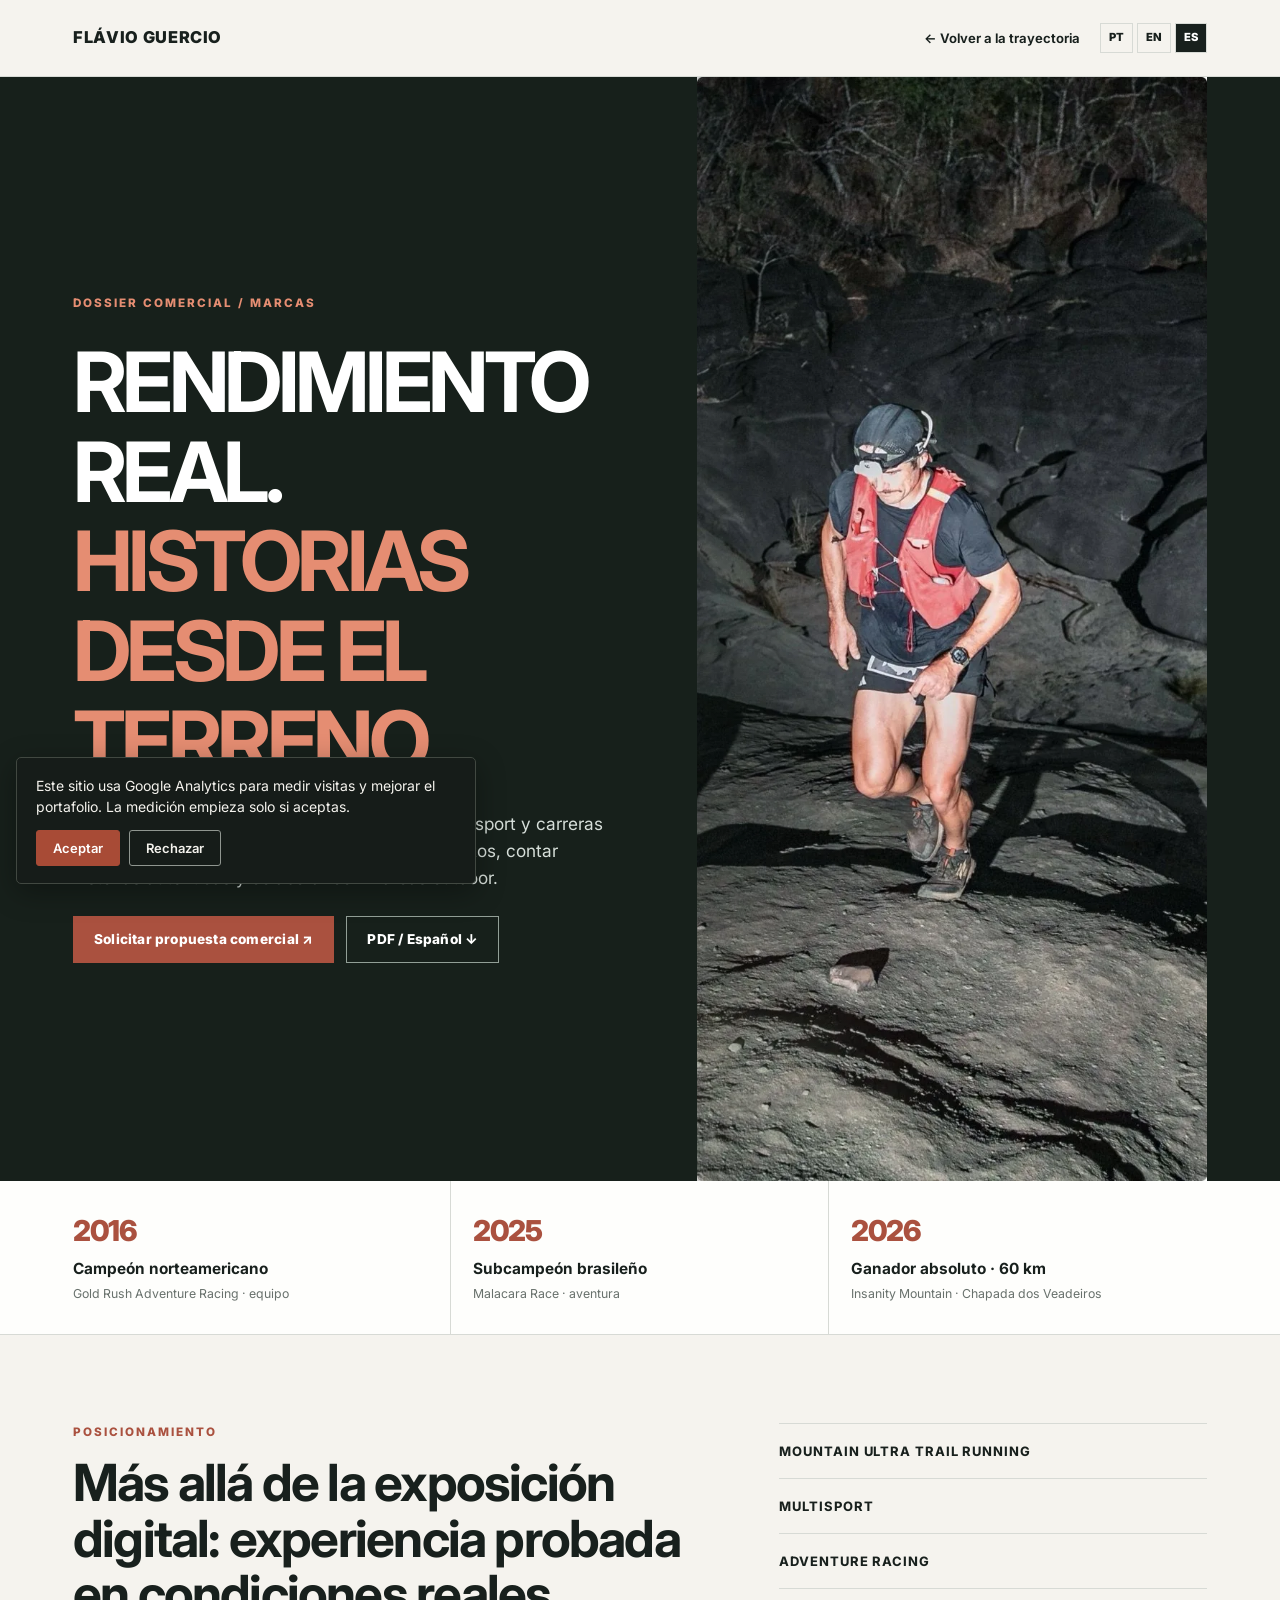
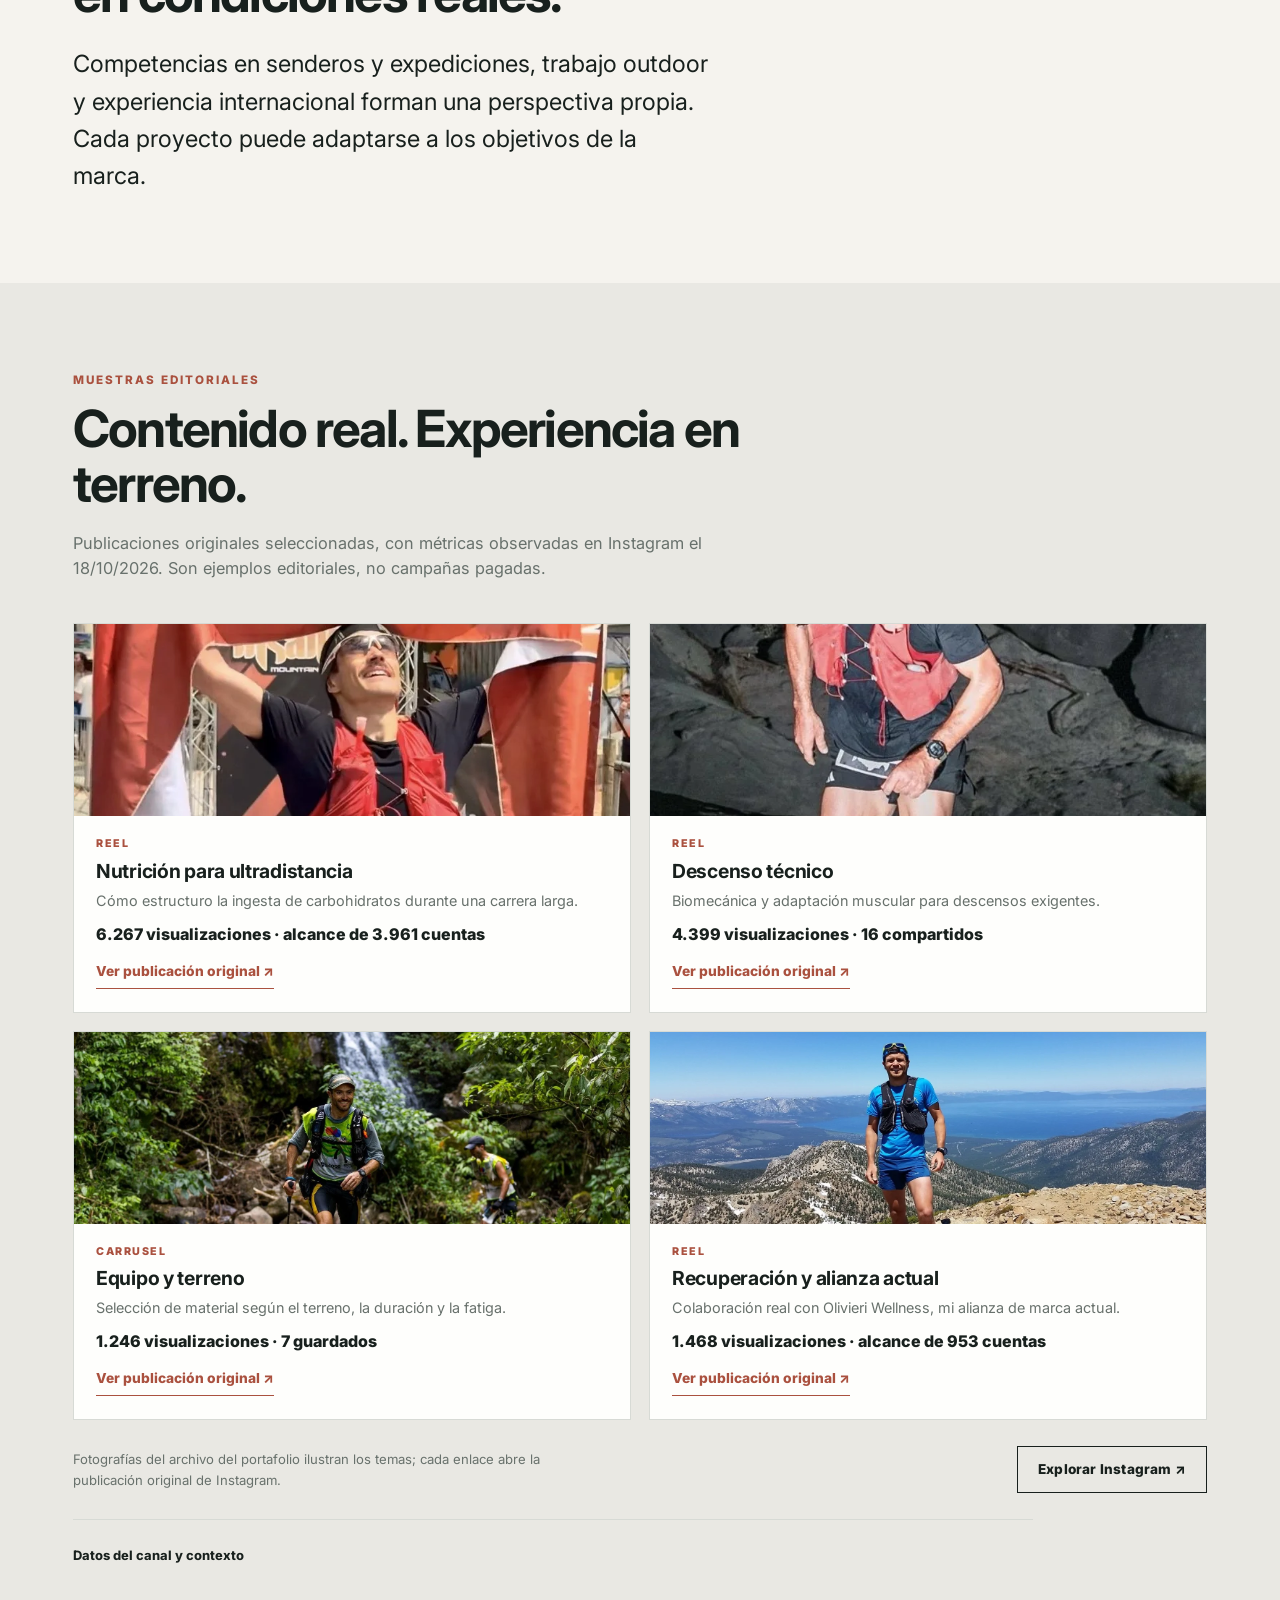
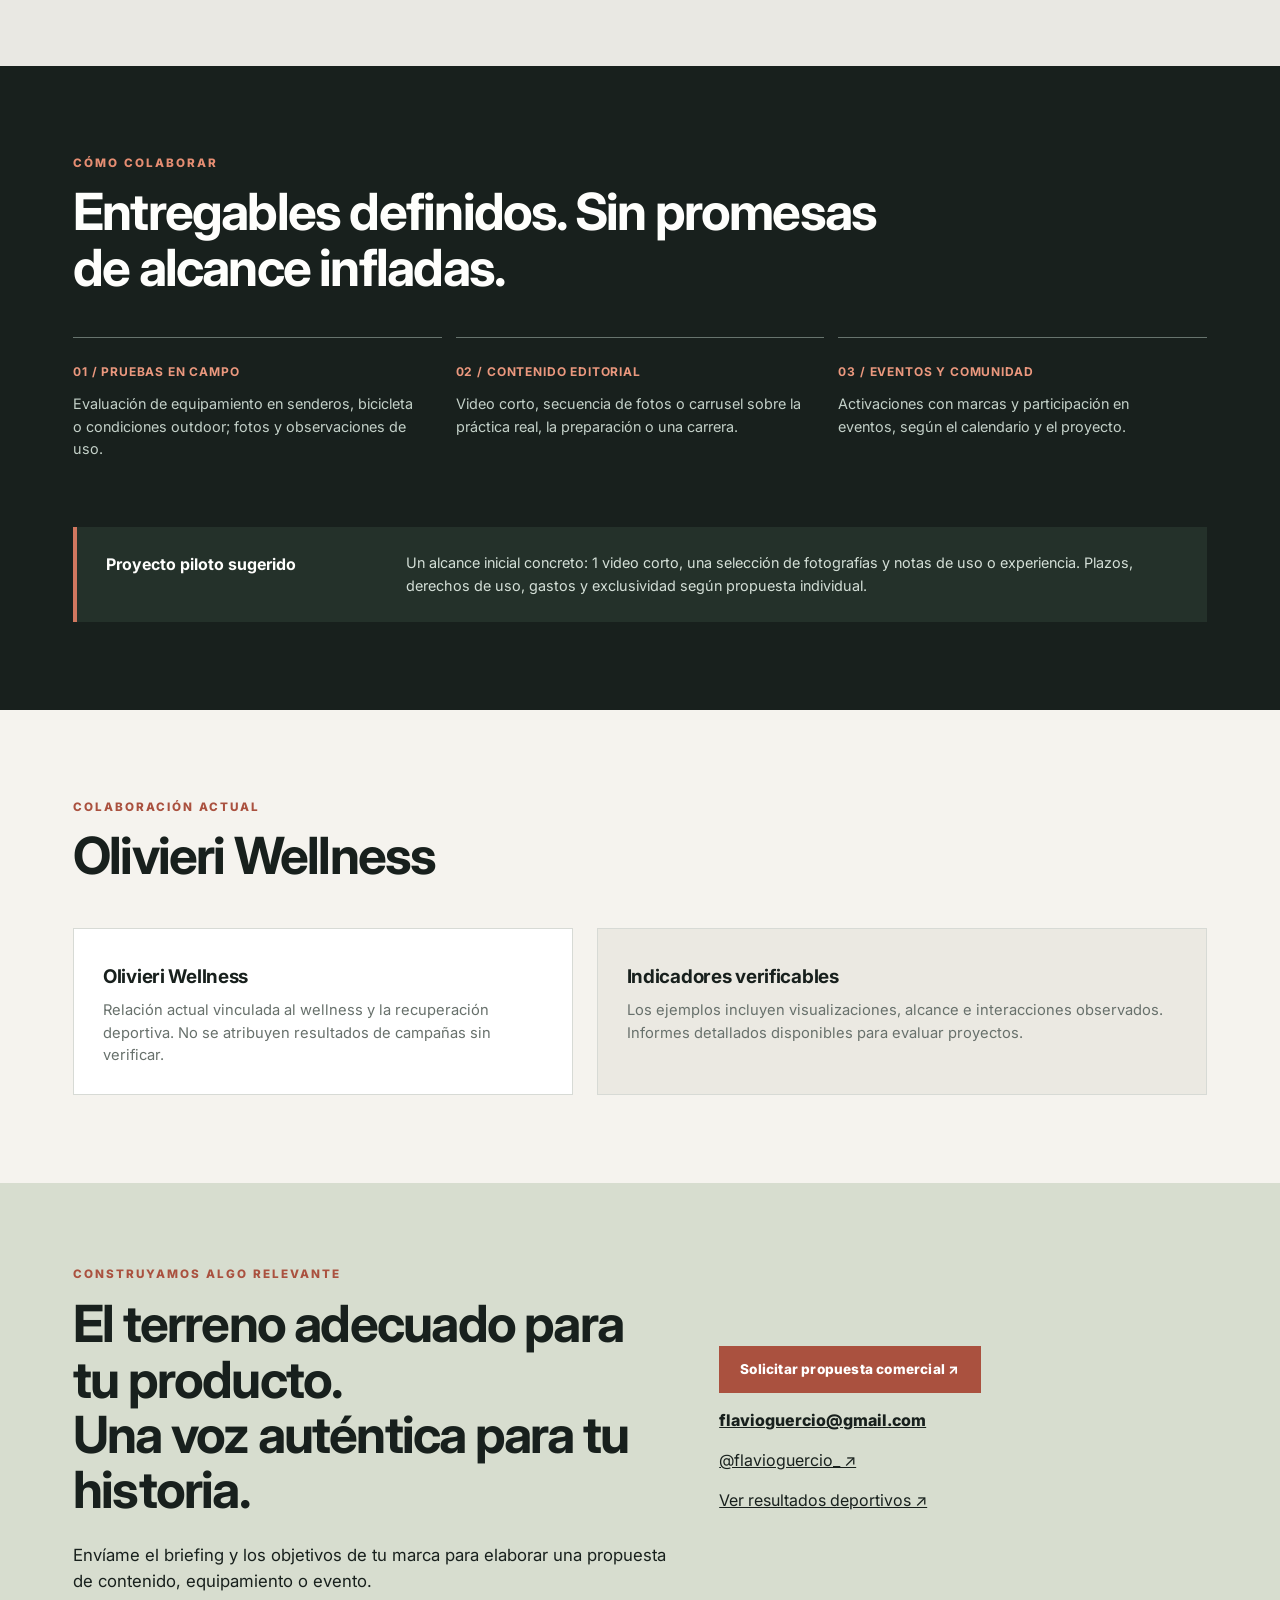
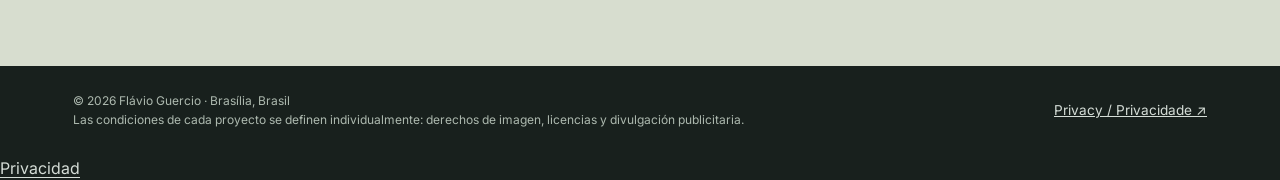
<file: es/media-kit.html>
<!DOCTYPE html>

<html lang="es"><head><meta charset="utf-8"/><meta content="width=device-width,initial-scale=1,viewport-fit=cover" name="viewport"/><meta content="#18201d" name="theme-color"/>
<title>Dossier de Medios | Flávio Guercio - Atleta de Resistencia</title><meta content="Presentación comercial de Flávio Guercio: trail running, carreras de aventura, pruebas de producto y narrativa outdoor." name="description"/><link href="https://guercio.github.io/flavioguercio/es/media-kit.html" rel="canonical"/>
<link href="https://guercio.github.io/flavioguercio/media-kit.html" hreflang="pt-BR" rel="alternate"/><link href="https://guercio.github.io/flavioguercio/en/media-kit.html" hreflang="en" rel="alternate"/><link href="https://guercio.github.io/flavioguercio/es/media-kit.html" hreflang="es" rel="alternate"/><link href="https://guercio.github.io/flavioguercio/media-kit.html" hreflang="x-default" rel="alternate"/>
<meta content="website" property="og:type"/><meta content="Dossier de Medios | Flávio Guercio - Atleta de Resistencia" property="og:title"/><meta content="Presentación comercial de Flávio Guercio: trail running, carreras de aventura, pruebas de producto y narrativa outdoor." property="og:description"/><meta content="https://guercio.github.io/flavioguercio/es/media-kit.html" property="og:url"/><meta content="https://guercio.github.io/flavioguercio/social-preview-es.jpg" property="og:image"/><meta content="summary_large_image" name="twitter:card"/>
<link href="https://fonts.googleapis.com" rel="preconnect"/><link href="https://fonts.googleapis.com/css2?family=Inter:wght@400;500;600;700;800;900&amp;display=swap" rel="stylesheet"/><style>
:root{color-scheme:light;--ink:#18201d;--paper:#f5f3ee;--rust:#aa513f;--line:#d7dad5;--muted:#68716c;--white:#fefefc}
*{box-sizing:border-box}html{scroll-behavior:smooth}body{margin:0;background:var(--paper);color:var(--ink);font-family:Inter,system-ui,-apple-system,'Segoe UI',Arial,sans-serif;line-height:1.55}a{color:inherit}img{display:block;width:100%;height:100%;object-fit:cover}p{margin:0}h1,h2,h3{margin:0;line-height:1.08;letter-spacing:-.035em}h1,h2{font-family:'Arial Narrow',Inter,Arial,sans-serif;font-stretch:condensed}h1{font-size:clamp(2.8rem,6.5vw,6.0rem);text-transform:uppercase;letter-spacing:-.055em}h2{font-size:clamp(2rem,4vw,3.3rem)}h3{font-size:1.18rem;letter-spacing:-.015em}button,a{touch-action:manipulation}.shell{max-width:1190px;margin:0 auto;padding:0 28px}.eyebrow{font-size:.73rem;text-transform:uppercase;letter-spacing:.17em;font-weight:800;color:var(--rust)}.top{position:relative;z-index:10;background:var(--paper);border-bottom:1px solid var(--line)}.top .shell{min-height:76px;display:flex;align-items:center;justify-content:space-between;gap:16px}.logo{font-weight:850;font-size:1.02rem;letter-spacing:.04em;text-decoration:none;white-space:nowrap}.topright{display:flex;align-items:center;gap:20px}.topright .back{font-size:.82rem;font-weight:650;text-decoration:none}.langs{display:flex;gap:4px}.langs a{border:1px solid var(--line);padding:5px 8px;text-decoration:none;font-size:.7rem;font-weight:850}.langs a[aria-current]{background:var(--ink);color:white}.hero{background:#17201b;color:#fff}.hero .shell{display:grid;grid-template-columns:1.1fr .9fr;min-height:555px}.hero-copy{padding:85px 42px 86px 0;display:flex;flex-direction:column;justify-content:center;gap:25px}.hero h1 span{color:#e58d72}.hero .eyebrow{color:#e58d72}.hero .deck{max-width:550px;color:#d7dfda;font-size:1.08rem}.hero-media{position:relative;overflow:hidden;min-height:530px}.hero-media img{object-position:center 43%}.hero-media:before{content:"";position:absolute;inset:0;pointer-events:none;background:linear-gradient(90deg,rgba(23,32,27,.2),transparent 35%);z-index:1}.action{display:inline-flex;align-items:center;justify-content:center;gap:9px;padding:12px 20px;font-size:.85rem;font-weight:800;letter-spacing:.015em;text-decoration:none;background:var(--rust);color:white;max-width:max-content;border:1px solid var(--rust);min-height:44px}.action.secondary{background:transparent;color:var(--ink);border-color:var(--ink)}.hero .action.secondary{color:#fff;border-color:#929f97}.hero .actions{display:flex;gap:12px;flex-wrap:wrap}.proof{background:var(--white);border-bottom:1px solid var(--line)}.proof .shell{display:grid;grid-template-columns:repeat(3,1fr)}.proofitem{padding:28px 22px 29px;border-right:1px solid var(--line)}.proofitem:first-child{padding-left:0}.proofitem:last-child{border:0}.proofitem b{display:block;font-size:1.8rem;font-weight:850;color:var(--rust);letter-spacing:-.05em}.proofitem strong{display:block;font-size:.96rem;margin-top:3px}.proofitem small{color:var(--muted);font-size:.77rem}.section{padding:88px 0}.section-header{max-width:810px;margin-bottom:42px}.section-header h2{margin:12px 0 19px}.section-header .sub{color:var(--muted);font-size:1.02rem;max-width:680px}.introGrid{display:grid;grid-template-columns:1.2fr .8fr;gap:65px;align-items:start}.introGrid .statement{font-size:clamp(1.17rem,2vw,1.48rem);line-height:1.58;max-width:730px}.tags{display:flex;flex-direction:column;gap:0;border-top:1px solid var(--line)}.tags span{padding:17px 0;border-bottom:1px solid var(--line);font-weight:750;text-transform:uppercase;font-size:.81rem;letter-spacing:.07em}.sample{background:#e9e8e3}.cards{display:grid;grid-template-columns:repeat(3,1fr);gap:18px}.samplecard{background:var(--white);min-width:0}.samplecard .photo{height:220px;overflow:hidden}.samplecard .info{padding:23px 22px 28px}.samplecard h3{margin-bottom:12px}.samplecard p{color:var(--muted);font-size:.89rem}.sample .foot{margin-top:26px;display:flex;justify-content:space-between;gap:18px;align-items:center}.note{color:var(--muted);font-size:.82rem;max-width:520px}.services{background:var(--ink);color:var(--white)}.services .eyebrow{color:#e58d72}.services .section-header .sub{color:#b2bdb7}.servGrid{display:grid;grid-template-columns:repeat(3,1fr);gap:14px}.serv{border-top:1px solid #67746e;padding:25px 16px 15px 0}.serv strong{display:block;color:#eb987e;font-size:.75rem;letter-spacing:.07em;margin-bottom:12px}.serv h3{font-size:1.13rem;margin-bottom:12px}.serv p{color:#c3d0c8;font-size:.9rem}.pilot{margin-top:52px;padding:25px 29px;display:grid;grid-template-columns:.35fr 1fr;gap:30px;background:#24312a;border-left:4px solid #d0775f}.pilot strong{font-size:1.0rem}.pilot p{font-size:.9rem;color:#d4dfd7}.current{display:grid;grid-template-columns:.9fr 1.1fr;gap:24px;margin-top:45px}.current .item{border:1px solid var(--line);padding:27px 29px;background:#fff}.current h3{margin:11px 0}.current p{font-size:.92rem;color:var(--muted)}.current .item:nth-child(2){background:#ebe9e2}.contact{background:#d7ddcf;padding:82px 0 72px}.contact .shell{display:grid;grid-template-columns:1.1fr .9fr;gap:50px}.contact h2{margin:13px 0 24px}.contact p{max-width:680px;font-size:1.05rem}.contact .right{display:flex;flex-direction:column;align-items:flex-start;justify-content:center;gap:15px}.contact .mail{font-size:1rem;font-weight:800;word-break:break-word}.bottom{background:var(--ink);color:#d5ddd7}.bottom .shell{display:flex;justify-content:space-between;align-items:center;gap:16px;min-height:90px}.bottom small{font-size:.75rem;color:#adb9af}.bottom a{font-size:.85rem}a:focus-visible{outline:3px solid var(--rust);outline-offset:4px}
@media(max-width:800px){.hero .shell{grid-template-columns:1fr;min-height:auto;padding:0}.hero-copy{padding:52px 25px 44px}.hero-media{height:370px;min-height:0}.hero-media img{object-position:center 39%}.introGrid{grid-template-columns:1fr;gap:33px}.cards{grid-template-columns:1fr 1fr}.servGrid{grid-template-columns:1fr}.pilot{grid-template-columns:1fr;gap:8px}.contact .shell{grid-template-columns:1fr}.section{padding:60px 0}.hero h1{font-size:clamp(3rem,9vw,5rem)}}
@media(max-width:540px){.shell{padding:0 19px}.top .shell{padding:15px 19px;min-height:70px;flex-wrap:wrap;gap:7px}.logo{font-size:.87rem}.topright{gap:10px}.topright .back{font-size:.72rem;max-width:145px;line-height:1.1}.langs a{padding:4px 6px}.hero-copy{padding:45px 19px 37px;gap:18px}.hero-media{height:330px}.hero h1{font-size:clamp(2.85rem,12vw,4.1rem)}.hero .deck{font-size:1rem}.proof .shell{grid-template-columns:1fr}.proofitem{padding:16px 0;border-right:0;border-bottom:1px solid var(--line)}.proofitem b{display:inline;margin-right:12px;font-size:1.35rem}.proofitem strong{display:inline;font-size:.9rem}.proofitem small{display:block;margin-left:66px}.cards{grid-template-columns:1fr}.samplecard .photo{height:215px}.sample .foot{align-items:flex-start;flex-direction:column}.current{grid-template-columns:1fr}.contact{padding:60px 0}.bottom .shell{flex-direction:column;align-items:flex-start;padding-top:24px;padding-bottom:26px}.section-header{margin-bottom:29px}}


/* Real editorial samples: links point to verified original Instagram publications. */
.sample .cards{display:grid;grid-template-columns:repeat(2,minmax(0,1fr));gap:18px}
.sample .samplecard{border:1px solid var(--line);min-width:0;display:flex;flex-direction:column}
.sample .samplecard .photo{height:192px}
.sample .samplecard .info{padding:20px 22px 23px;display:flex;flex-direction:column;align-items:flex-start;gap:8px;flex:1}
.sample .samplecard .case-tag{font-size:.67rem;letter-spacing:.14em;text-transform:uppercase;font-weight:850;color:var(--rust)}
.sample .samplecard h3{font-size:1.21rem;margin:0}
.sample .samplecard p{margin:0;color:var(--muted);font-size:.9rem}
.sample .samplecard .case-metric{display:block;font-size:1rem;font-weight:820;line-height:1.35;color:var(--ink);margin:4px 0 3px}
.sample .samplecard .case-link{font-size:.86rem;font-weight:800;text-decoration:none;border-bottom:1px solid var(--rust);color:var(--rust);padding:4px 0;margin-top:auto;min-height:32px}
.sample .samplecard .case-link:focus-visible{outline:3px solid var(--rust);outline-offset:4px}
.method{max-width:960px;margin:26px 0 0;border-top:1px solid var(--line);padding:15px 0 3px;color:var(--muted)}
.method summary{cursor:pointer;font-size:.81rem;font-weight:760;color:var(--ink);min-height:40px;display:flex;align-items:center}
.method p{font-size:.82rem;line-height:1.75;margin:3px 0 12px;max-width:850px}
.sample .sample-context{font-size:.78rem;line-height:1.55;color:var(--muted);margin-top:15px}
@media(max-width:760px){.sample .cards{grid-template-columns:1fr}.sample .samplecard .photo{height:198px}}
</style></head>
<body><header class="top"><div class="shell"><a class="logo" href="https://guercio.github.io/flavioguercio/es/">FLÁVIO GUERCIO</a><div class="topright"><a class="back" href="https://guercio.github.io/flavioguercio/es/">← Volver a la trayectoria</a><nav aria-label="Idioma" class="langs"><a href="https://guercio.github.io/flavioguercio/media-kit.html" lang="pt-BR">PT</a><a href="https://guercio.github.io/flavioguercio/en/media-kit.html" lang="en">EN</a><a aria-current="page" href="https://guercio.github.io/flavioguercio/es/media-kit.html" lang="es">ES</a></nav></div></div></header>
<main>
<section class="hero"><div class="shell"><div class="hero-copy"><div class="eyebrow">DOSSIER COMERCIAL / MARCAS</div><h1>Rendimiento real.<br/><span>Historias desde el terreno.</span></h1><p class="deck">Atleta brasileño de resistencia. Trail running, multisport y carreras de aventura como plataforma para probar productos, contar historias auténticas y colaborar con marcas outdoor.</p><div class="actions"><a class="action" href="#contato">Solicitar propuesta comercial ↗</a><a class="action secondary" download="" href="../media-kit-es.pdf">PDF / Español ↓</a></div></div><div class="hero-media"><img alt="Flávio Guercio em competição de corrida de trilha" fetchpriority="high" height="1536" src="../images/hero.webp" width="710"/></div></div></section>
<section aria-label="Trayectoria que respalda el trabajo" class="proof"><div class="shell"><div class="proofitem"><b>2016</b><strong>Campeón norteamericano</strong><small>Gold Rush Adventure Racing · equipo</small></div><div class="proofitem"><b>2025</b><strong>Subcampeón brasileño</strong><small>Malacara Race · aventura</small></div><div class="proofitem"><b>2026</b><strong>Ganador absoluto · 60 km</strong><small>Insanity Mountain · Chapada dos Veadeiros</small></div></div></section>
<section class="section" id="posicionamento"><div class="shell introGrid"><div><p class="eyebrow">POSICIONAMIENTO</p><h2 style="margin:14px 0 24px">Más allá de la exposición digital: experiencia probada en condiciones reales.</h2><p class="statement">Competencias en senderos y expediciones, trabajo outdoor y experiencia internacional forman una perspectiva propia. Cada proyecto puede adaptarse a los objetivos de la marca.</p></div><div class="tags"><span>Mountain ultra trail running</span><span>Multisport</span><span>Adventure racing</span></div></div></section>
<section class="section sample" id="conteudo"><div class="shell"><div class="section-header"><div class="eyebrow">MUESTRAS EDITORIALES</div><h2>Contenido real. Experiencia en terreno.</h2><p class="sub">Publicaciones originales seleccionadas, con métricas observadas en Instagram el 18/10/2026. Son ejemplos editoriales, no campañas pagadas.</p></div><div class="cards"><article class="samplecard"><div class="photo"><img alt="Nutrición para ultradistancia — fotografia do acervo de Flávio Guercio" decoding="async" loading="lazy" src="../images/insanity.webp"/></div><div class="info"><span class="case-tag">Reel</span><h3>Nutrición para ultradistancia</h3><p>Cómo estructuro la ingesta de carbohidratos durante una carrera larga.</p><strong class="case-metric">6.267 visualizaciones · alcance de 3.961 cuentas</strong><a class="case-link" data-content-id="fuel" data-mk="sample" href="https://www.instagram.com/reel/DdmVDhvRqzA/" rel="noopener noreferrer" target="_blank">Ver publicación original ↗</a></div></article><article class="samplecard"><div class="photo"><img alt="Descenso técnico — fotografia do acervo de Flávio Guercio" decoding="async" loading="lazy" src="../images/hero.webp"/></div><div class="info"><span class="case-tag">Reel</span><h3>Descenso técnico</h3><p>Biomecánica y adaptación muscular para descensos exigentes.</p><strong class="case-metric">4.399 visualizaciones · 16 compartidos</strong><a class="case-link" data-content-id="descent" data-mk="sample" href="https://www.instagram.com/reel/DdnBeSxRwym/" rel="noopener noreferrer" target="_blank">Ver publicación original ↗</a></div></article><article class="samplecard"><div class="photo"><img alt="Equipo y terreno — fotografia do acervo de Flávio Guercio" decoding="async" loading="lazy" src="../images/boa2.webp"/></div><div class="info"><span class="case-tag">Carrusel</span><h3>Equipo y terreno</h3><p>Selección de material según el terreno, la duración y la fatiga.</p><strong class="case-metric">1.246 visualizaciones · 7 guardados</strong><a class="case-link" data-content-id="equipment" data-mk="sample" href="https://www.instagram.com/p/DdZgO4sEbNP/" rel="noopener noreferrer" target="_blank">Ver publicación original ↗</a></div></article><article class="samplecard"><div class="photo"><img alt="Recuperación y alianza actual — fotografia do acervo de Flávio Guercio" decoding="async" loading="lazy" src="../images/perfil2.webp"/></div><div class="info"><span class="case-tag">Reel</span><h3>Recuperación y alianza actual</h3><p>Colaboración real con Olivieri Wellness, mi alianza de marca actual.</p><strong class="case-metric">1.468 visualizaciones · alcance de 953 cuentas</strong><a class="case-link" data-content-id="olivieri" data-mk="sample" href="https://www.instagram.com/reel/DdRZ7kyRgB4/" rel="noopener noreferrer" target="_blank">Ver publicación original ↗</a></div></article></div><div class="foot"><p class="note">Fotografías del archivo del portafolio ilustran los temas; cada enlace abre la publicación original de Instagram.</p><a class="action secondary" href="https://www.instagram.com/flavioguercio_/" rel="noopener" target="_blank">Explorar Instagram ↗</a></div><details class="method"><summary>Datos del canal y contexto</summary><p>Perfil: 299 seguidores al 18/10/2026. Muestra: 14 Reels publicados entre el 04/08 y el 14/10/2026; mediana de 1.015 visualizaciones por Reel. Estas cuatro publicaciones se seleccionaron por su valor editorial y no representan el promedio del perfil. Fuente: Instagram Insights; sin garantía de alcance futuro.</p></details></div></section>
<section class="section services" id="entregas"><div class="shell"><div class="section-header"><div class="eyebrow">CÓMO COLABORAR</div><h2>Entregables definidos. Sin promesas de alcance infladas.</h2></div><div class="servGrid"><div class="serv"><strong>01 / PRUEBAS EN CAMPO</strong><p>Evaluación de equipamiento en senderos, bicicleta o condiciones outdoor; fotos y observaciones de uso.</p></div><div class="serv"><strong>02 / CONTENIDO EDITORIAL</strong><p>Video corto, secuencia de fotos o carrusel sobre la práctica real, la preparación o una carrera.</p></div><div class="serv"><strong>03 / EVENTOS Y COMUNIDAD</strong><p>Activaciones con marcas y participación en eventos, según el calendario y el proyecto.</p></div></div><div class="pilot"><strong>Proyecto piloto sugerido</strong><p>Un alcance inicial concreto: 1 video corto, una selección de fotografías y notas de uso o experiencia. Plazos, derechos de uso, gastos y exclusividad según propuesta individual.</p></div></div></section>
<section class="section"><div class="shell"><div class="section-header"><div class="eyebrow">COLABORACIÓN ACTUAL</div><h2>Olivieri Wellness</h2></div><div class="current"><div class="item"><h3>Olivieri Wellness</h3><p>Relación actual vinculada al wellness y la recuperación deportiva. No se atribuyen resultados de campañas sin verificar.</p></div><div class="item"><h3>Indicadores verificables</h3><p>Los ejemplos incluyen visualizaciones, alcance e interacciones observados. Informes detallados disponibles para evaluar proyectos.</p></div></div></div></section>
<section class="contact" id="contato"><div class="shell"><div><div class="eyebrow">CONSTRUYAMOS ALGO RELEVANTE</div><h2>El terreno adecuado para tu producto.<br/>Una voz auténtica para tu historia.</h2><p>Envíame el briefing y los objetivos de tu marca para elaborar una propuesta de contenido, equipamiento o evento.</p></div><div class="right"><a class="action" data-mk="contact" href="mailto:flavioguercio@gmail.com?subject=Propuesta%20de%20colaboraci%C3%B3n%20%7C%20Fl%C3%A1vio%20Guercio">Solicitar propuesta comercial ↗</a><a class="mail" href="mailto:flavioguercio@gmail.com">flavioguercio@gmail.com</a><a href="https://www.instagram.com/flavioguercio_/" rel="noopener" target="_blank">@flavioguercio_ ↗</a><a href="https://guercio.github.io/flavioguercio/es/">Ver resultados deportivos ↗</a></div></div></section>
</main><footer class="bottom"><div class="shell"><small>© 2026 Flávio Guercio · Brasília, Brasil<br/>Las condiciones de cada proyecto se definen individualmente: derechos de imagen, licencias y divulgación publicitaria.</small><a href="../privacy.html">Privacy / Privacidade ↗</a></div></footer>
<script defer="" src="../site-analytics.js"></script><script>document.addEventListener('click', function(event) {
    const anchor = event.target.closest('a[data-mk]');
    if (!anchor || typeof window.gtag !== 'function' || window['ga-disable-G-N1N9WRYGHK'] === true) return;
    if (anchor.dataset.mk === 'sample') {
      window.gtag('event','portfolio_media_kit_sample_click',{sample_id:anchor.dataset.contentId,language:document.documentElement.lang});
    } else if (anchor.dataset.mk === 'contact') {
      window.gtag('event','portfolio_media_kit_contact',{language:document.documentElement.lang});
    }
  });</script></body></html>
</file>
<file: outdoor-v2.css>
/* Outdoor portfolio enhancement v2 — additive styles, retains original identity. */
:root{--ov2-radius:6px}
.ov2-proof,.ov2-teaser,.ov2-showcase{position:relative;z-index:1}
.ov2-proof{padding:28px 0 35px;border-top:1px solid var(--line);border-bottom:1px solid var(--line);background:var(--surface)}
.ov2-proof .ov2-inner{max-width:1080px;margin:auto;padding:0 22px}
.ov2-proof-grid{display:grid;grid-template-columns:repeat(3,minmax(0,1fr));gap:18px}
.ov2-proof-item{min-width:0;padding:8px 16px 8px 0;border-right:1px solid var(--line)}
.ov2-proof-item:last-child{border-right:0}
.ov2-proof-item strong{display:block;color:var(--accent);font-family:Oswald,Impact,sans-serif;font-size:clamp(1.2rem,2.5vw,1.72rem);font-weight:600;line-height:1.17;text-transform:uppercase}
.ov2-proof-item span{display:block;color:var(--muted);font-size:.83rem;line-height:1.45;margin-top:8px}
.ov2-teaser{padding:48px 0;background:var(--bg)}
.ov2-teaser .ov2-inner{max-width:1080px;margin:0 auto;padding:0 22px;display:grid;grid-template-columns:1.2fr 1fr;gap:44px;align-items:center}
.ov2-teaser h2,.ov2-showcase h2{font-family:Oswald,"Arial Narrow",sans-serif;font-size:clamp(2rem,4vw,3.1rem);line-height:1.08;text-transform:uppercase;margin:8px 0 16px}
.ov2-teaser p{max-width:540px;color:var(--muted);line-height:1.65}
.ov2-eyebrow{color:var(--accent);font-size:.76rem;font-weight:800;letter-spacing:.12em;text-transform:uppercase}
.ov2-pill-list{display:flex;flex-wrap:wrap;gap:9px;align-content:center;justify-content:flex-start}
.ov2-pill{font-size:.78rem;font-weight:650;line-height:1.3;border:1px solid var(--line);border-radius:99px;padding:10px 13px;background:var(--surface)}
.ov2-action{display:inline-flex;align-items:center;gap:7px;font-weight:750;text-decoration:none;border-bottom:1px solid currentColor;padding-bottom:4px;margin-top:12px;color:var(--accent)}
.ov2-action:hover,.ov2-action:focus-visible{color:var(--ink)}
.ov2-archive{border-block:1px solid var(--line);background:var(--bg)}
.ov2-archive > summary{cursor:pointer;padding:30px max(22px,calc((100vw - 1036px)/2));font-weight:750;display:flex;align-items:center;justify-content:space-between;gap:20px;list-style:none}
.ov2-archive > summary::-webkit-details-marker{display:none}
.ov2-archive > summary:after{content:'+';font-size:1.7rem;font-weight:400;color:var(--accent);line-height:1}
.ov2-archive[open] > summary:after{content:'−'}
.ov2-archive .ov2-archive-description{display:block;font-weight:400;color:var(--muted);font-size:.85rem;margin-top:4px}
.ov2-archive .ov2-archive-content > section{border-top:1px solid var(--line)}
.ov2-showcase{padding:65px 0;background:var(--surface)}
.ov2-showcase .ov2-inner{max-width:1080px;padding:0 22px;margin:0 auto}
.ov2-showcase .ov2-intro{color:var(--muted);max-width:650px;margin-bottom:26px}
.ov2-showcase-grid{display:grid;grid-template-columns:repeat(3,minmax(0,1fr));gap:18px}
.ov2-work-card{margin:0;border:1px solid var(--line);border-radius:var(--ov2-radius);overflow:hidden;background:var(--bg)}
.ov2-work-card img{border-radius:0;width:100%;aspect-ratio:4/3;object-fit:cover;display:block}
.ov2-work-card figcaption{padding:15px 17px 19px}
.ov2-work-card strong{display:block;font-size:.94rem;line-height:1.3}
.ov2-work-card span{display:block;color:var(--muted);font-size:.82rem;line-height:1.45;margin-top:5px}
.ov2-showcase .ov2-action{margin-top:23px}
.ov2-privacy{font:inherit;color:inherit;text-decoration:underline;text-underline-offset:3px}
.ov2-visually-hidden{position:absolute;width:1px;height:1px;padding:0;margin:-1px;overflow:hidden;clip:rect(0,0,0,0);white-space:nowrap;border:0}
:where(a,button,summary,img[role="button"]):focus-visible{outline:3px solid var(--accent);outline-offset:4px}
#lb img{cursor:zoom-out}
@media (max-width:760px){
  .ov2-proof{padding:22px 0}
  .ov2-proof-grid{grid-template-columns:1fr;gap:14px}
  .ov2-proof-item{padding:0 0 12px;border-right:0;border-bottom:1px solid var(--line)}
  .ov2-proof-item:last-child{padding-bottom:0;border-bottom:0}
  .ov2-proof-item strong{font-size:1.3rem}
  .ov2-proof-item span{margin-top:3px}
  .ov2-teaser{padding:38px 0}
  .ov2-teaser .ov2-inner{grid-template-columns:1fr;gap:14px}
  .ov2-showcase{padding:48px 0}
  .ov2-showcase-grid{grid-template-columns:1fr;gap:16px}
  .ov2-showcase .ov2-work-card img{aspect-ratio:16/10}
  .ov2-archive > summary{padding:24px 22px}
}
@media (prefers-reduced-motion:reduce){html{scroll-behavior:auto!important};*,*:before,*:after{animation-duration:.01ms!important;transition-duration:.01ms!important}}

/* Static translated language links and interaction accessibility */
nav .lang a{font:700 .72rem Inter,sans-serif;letter-spacing:.06em;background:transparent;color:var(--muted);border:1px solid var(--line);border-radius:3px;padding:5px 8px;text-decoration:none;line-height:1.5;display:inline-block}
nav .lang a.on, nav .lang a[aria-current="page"]{background:var(--accent);border-color:var(--accent);color:#fff}
nav .lang a:focus-visible, a:focus-visible, button:focus-visible, summary:focus-visible, img.zoom:focus-visible{outline:3px solid var(--accent);outline-offset:3px}
@media(max-width:760px){nav .lang{flex-shrink:0}nav .wrap{gap:12px}nav ul{min-width:0}nav .wrap>b{font-size:.94rem}}

/* Outdoor 3.1: accessible mobile navigation, keeping the desktop menu unchanged. */
.ov3-menu-toggle{display:none}
@media (max-width:760px){
  nav.ov3-menu-ready .wrap{
    display:grid;
    grid-template-columns:minmax(0,1fr) auto auto;
    gap:8px;
    align-items:center;
    height:60px;
    min-height:60px;
  }
  nav.ov3-menu-ready .wrap>b{
    min-width:0;
    white-space:nowrap;
    font-size:clamp(.82rem,3.7vw,.94rem);
  }
  nav.ov3-menu-ready .wrap>.lang{
    grid-column:2;
    display:flex;
    flex-shrink:0;
    gap:3px;
    justify-self:end;
  }
  nav.ov3-menu-ready .wrap>.lang a{
    padding:7px 6px;
    font-size:.69rem;
    line-height:1.2;
  }
  nav.ov3-menu-ready .ov3-menu-toggle{
    grid-column:3;
    display:inline-flex;
    align-items:center;
    justify-content:center;
    gap:7px;
    min-height:44px;
    min-width:70px;
    padding:7px 8px;
    background:transparent;
    color:var(--ink);
    border:1px solid var(--line);
    border-radius:4px;
    font:600 .76rem Inter,system-ui,sans-serif;
    cursor:pointer;
    white-space:nowrap;
  }
  nav.ov3-menu-ready .ov3-menu-toggle[aria-expanded="true"]{
    border-color:var(--accent);
    color:var(--accent);
  }
  nav.ov3-menu-ready .ov3-menu-toggle:focus-visible{
    outline:3px solid var(--accent);
    outline-offset:2px;
  }
  nav.ov3-menu-ready .ov3-menu-icon{
    width:16px;
    height:14px;
    display:flex;
    flex-direction:column;
    justify-content:space-between;
    flex-shrink:0;
  }
  nav.ov3-menu-ready .ov3-menu-icon i{
    width:100%;
    height:2px;
    background:currentColor;
    border-radius:2px;
    display:block;
  }
  nav.ov3-menu-ready .wrap>ul{
    display:none;
    position:absolute;
    z-index:25;
    top:100%;
    left:0;
    right:0;
    width:100%;
    padding:8px 22px 14px;
    margin:0;
    max-height:calc(100dvh - 75px);
    overflow-y:auto;
    overflow-x:hidden;
    flex-direction:column;
    gap:0;
    background:var(--bg);
    border-bottom:1px solid var(--line);
    box-shadow:0 12px 28px rgba(0,0,0,.18);
  }
  nav.ov3-menu-ready.ov3-nav-open .wrap>ul{display:flex}
  nav.ov3-menu-ready .wrap>ul li{list-style:none;width:100%;margin:0;padding:0}
  nav.ov3-menu-ready .wrap>ul a{
    display:flex;
    align-items:center;
    min-height:48px;
    width:100%;
    font-size:.92rem;
    font-weight:600;
    text-transform:none;
    white-space:normal;
    color:var(--ink);
    border-bottom:1px solid var(--line);
  }
  nav.ov3-menu-ready .wrap>ul li:last-child a{border-bottom:0}
  nav.ov3-menu-ready .wrap>ul a:hover,
  nav.ov3-menu-ready .wrap>ul a:focus-visible{color:var(--accent)}
}
@media (max-width:340px){
  nav.ov3-menu-ready .wrap{gap:5px}
  nav.ov3-menu-ready .wrap>b{font-size:.78rem}
  nav.ov3-menu-ready .wrap>.lang a{padding:6px 4px}
  nav.ov3-menu-ready .ov3-menu-toggle{min-width:64px;gap:5px;padding:6px 5px}
}
</file>
